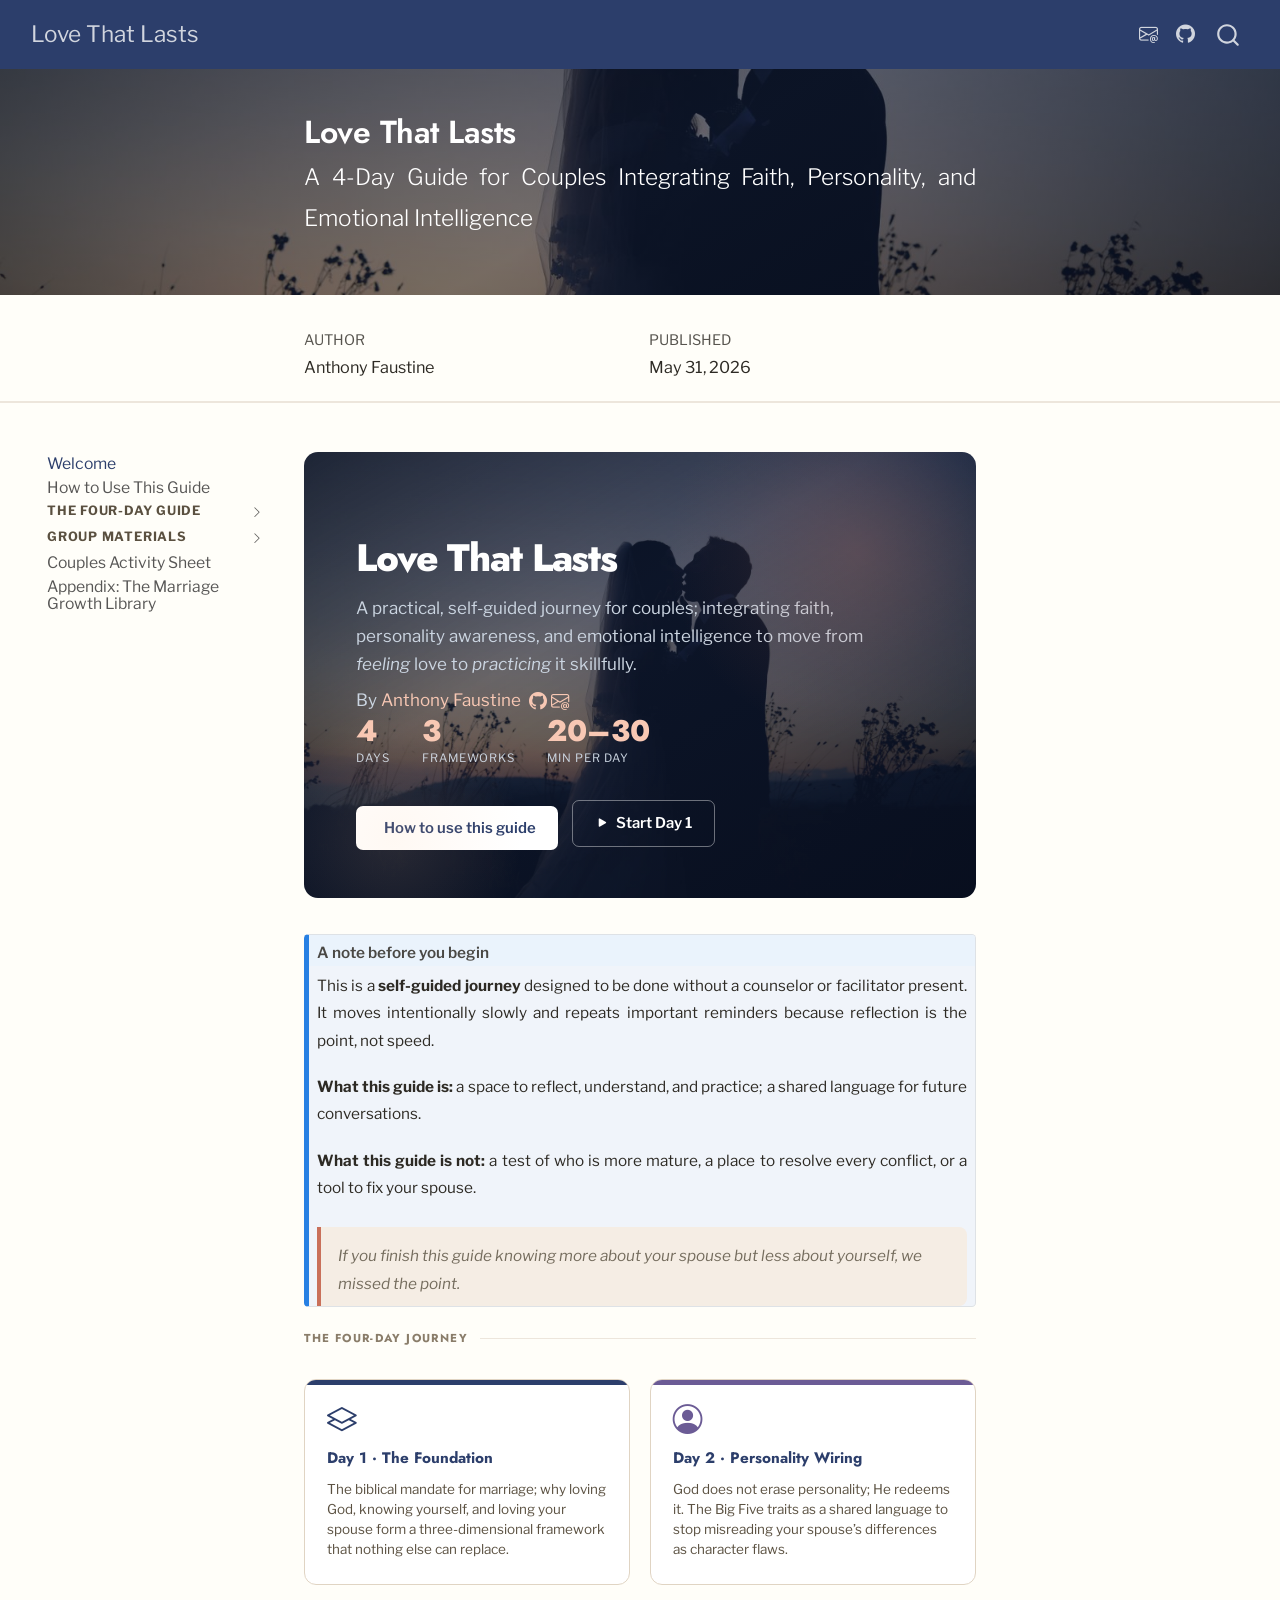
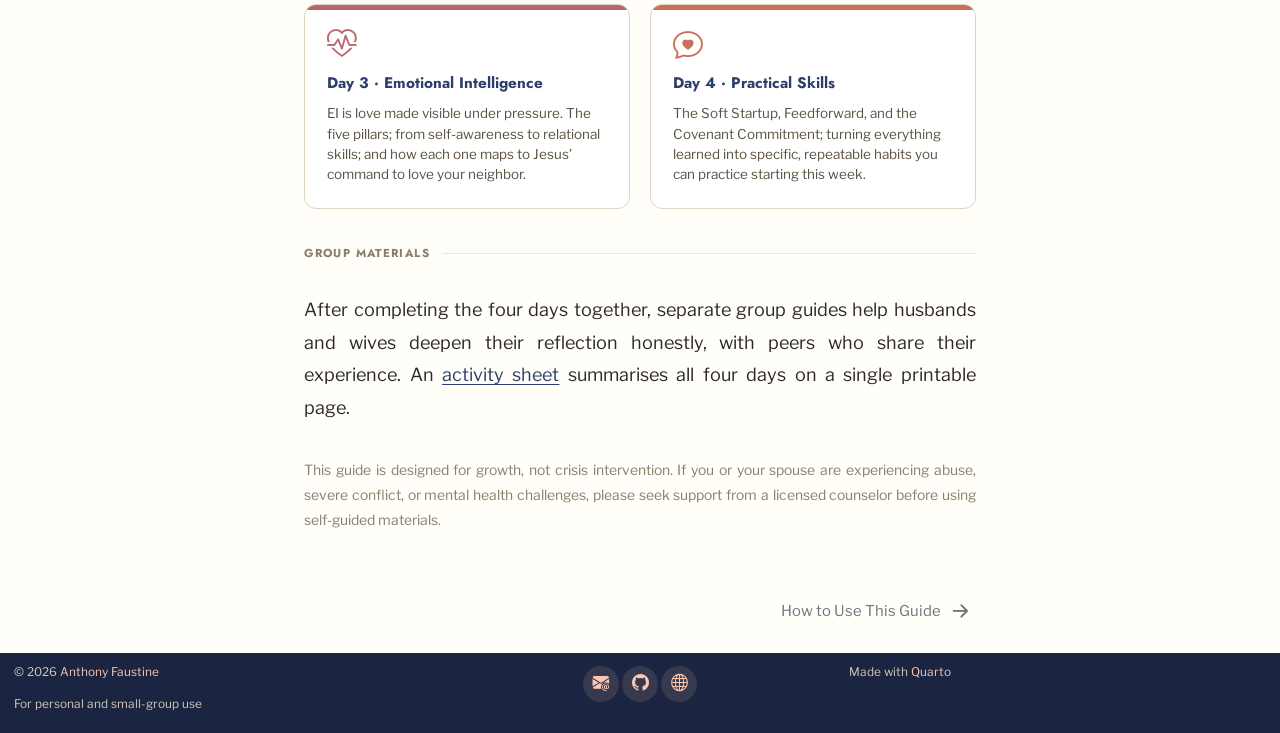
<file: index.html>
<!DOCTYPE html>
<html xmlns="http://www.w3.org/1999/xhtml" lang="en" xml:lang="en"><head>

<meta charset="utf-8">
<meta name="generator" content="quarto-1.9.38">

<meta name="viewport" content="width=device-width, initial-scale=1.0, user-scalable=yes">

<meta name="author" content="Anthony Faustine">
<meta name="dcterms.date" content="2026-05-31">

<title>Love That Lasts</title>
<style>
/* Default styles provided by pandoc.
** See https://pandoc.org/MANUAL.html#variables-for-html for config info.
*/
code{white-space: pre-wrap;}
span.smallcaps{font-variant: small-caps;}
div.columns{display: flex; gap: min(4vw, 1.5em);}
div.column{flex: auto; overflow-x: auto;}
div.hanging-indent{margin-left: 1.5em; text-indent: -1.5em;}
ul.task-list{list-style: none;}
ul.task-list li input[type="checkbox"] {
  width: 0.8em;
  margin: 0 0.8em 0.2em -1em; /* quarto-specific, see https://github.com/quarto-dev/quarto-cli/issues/4556 */ 
  vertical-align: middle;
}
</style>


<script src="site_libs/quarto-nav/quarto-nav.js"></script>
<script src="site_libs/quarto-nav/headroom.min.js"></script>
<script src="site_libs/clipboard/clipboard.min.js"></script>
<script src="site_libs/quarto-search/autocomplete.umd.js"></script>
<script src="site_libs/quarto-search/fuse.min.js"></script>
<script src="site_libs/quarto-search/quarto-search.js"></script>
<meta name="quarto:offset" content="./">
<link href="./how-to-use.html" rel="next">
<script src="site_libs/quarto-html/quarto.js" type="module"></script>
<script src="site_libs/quarto-html/tabsets/tabsets.js" type="module"></script>
<script src="site_libs/quarto-html/popper.min.js"></script>
<script src="site_libs/quarto-html/tippy.umd.min.js"></script>
<script src="site_libs/quarto-html/anchor.min.js"></script>
<link href="site_libs/quarto-html/tippy.css" rel="stylesheet">
<link href="site_libs/quarto-html/quarto-syntax-highlighting-de63f62b328812d8e578a4d74e282472.css" rel="stylesheet" id="quarto-text-highlighting-styles">
<script src="site_libs/bootstrap/bootstrap.min.js"></script>
<link href="site_libs/bootstrap/bootstrap-icons.css" rel="stylesheet">
<link href="site_libs/bootstrap/bootstrap-31922fe49dbeeecc6615f260bb911b91.min.css" rel="stylesheet" append-hash="true" id="quarto-bootstrap" data-mode="light">
<script id="quarto-search-options" type="application/json">{
  "location": "navbar",
  "copy-button": false,
  "collapse-after": 3,
  "panel-placement": "end",
  "type": "overlay",
  "limit": 50,
  "keyboard-shortcut": [
    "f",
    "/",
    "s"
  ],
  "show-item-context": false,
  "language": {
    "search-no-results-text": "No results",
    "search-matching-documents-text": "matching documents",
    "search-copy-link-title": "Copy link to search",
    "search-hide-matches-text": "Hide additional matches",
    "search-more-match-text": "more match in this document",
    "search-more-matches-text": "more matches in this document",
    "search-clear-button-title": "Clear",
    "search-text-placeholder": "",
    "search-detached-cancel-button-title": "Cancel",
    "search-submit-button-title": "Submit",
    "search-label": "Search"
  }
}</script>
<style>html{ scroll-behavior: smooth; }</style>
<style>

      .quarto-title-block .quarto-title-banner h1,
      .quarto-title-block .quarto-title-banner h2,
      .quarto-title-block .quarto-title-banner h3,
      .quarto-title-block .quarto-title-banner h4,
      .quarto-title-block .quarto-title-banner h5,
      .quarto-title-block .quarto-title-banner h6
      {
        color: white;
      }

      .quarto-title-block .quarto-title-banner {
        color: white;
      }
</style>


</head>

<body class="nav-sidebar floating nav-fixed quarto-light">

<div id="quarto-search-results"></div>
  <header id="quarto-header" class="headroom fixed-top quarto-banner">
    <nav class="navbar navbar-expand-lg " data-bs-theme="dark">
      <div class="navbar-container container-fluid">
      <div class="navbar-brand-container mx-auto">
    <a class="navbar-brand" href="./index.html">
    <span class="navbar-title">Love That Lasts</span>
    </a>
  </div>
            <div id="quarto-search" class="" title="Search"></div>
          <button class="navbar-toggler" type="button" data-bs-toggle="collapse" data-bs-target="#navbarCollapse" aria-controls="navbarCollapse" role="menu" aria-expanded="false" aria-label="Toggle navigation" onclick="if (window.quartoToggleHeadroom) { window.quartoToggleHeadroom(); }">
  <span class="navbar-toggler-icon"></span>
</button>
          <div class="collapse navbar-collapse" id="navbarCollapse">
            <ul class="navbar-nav navbar-nav-scroll ms-auto">
  <li class="nav-item compact">
    <a class="nav-link" href="mailto:sambaiga@gmail.com"> <i class="bi bi-envelope-at" role="img" aria-label="Email Anthony Faustine">
</i> 
<span class="menu-text"></span></a>
  </li>  
  <li class="nav-item compact">
    <a class="nav-link" href="https://github.com/sambaiga"> <i class="bi bi-github" role="img" aria-label="GitHub">
</i> 
<span class="menu-text"></span></a>
  </li>  
</ul>
          </div> <!-- /navcollapse -->
            <div class="quarto-navbar-tools">
</div>
      </div> <!-- /container-fluid -->
    </nav>
  <nav class="quarto-secondary-nav">
    <div class="container-fluid d-flex">
      <button type="button" class="quarto-btn-toggle btn" data-bs-toggle="collapse" role="button" data-bs-target=".quarto-sidebar-collapse-item" aria-controls="quarto-sidebar" aria-expanded="false" aria-label="Toggle sidebar navigation" onclick="if (window.quartoToggleHeadroom) { window.quartoToggleHeadroom(); }">
        <i class="bi bi-layout-text-sidebar-reverse"></i>
      </button>
        <a class="flex-grow-1 no-decor" role="navigation" data-bs-toggle="collapse" data-bs-target=".quarto-sidebar-collapse-item" aria-controls="quarto-sidebar" aria-expanded="false" aria-label="Toggle sidebar navigation" onclick="if (window.quartoToggleHeadroom) { window.quartoToggleHeadroom(); }">      
          <h1 class="quarto-secondary-nav-title">Love That Lasts</h1>
        </a>     
    </div>
  </nav>
</header>
<!-- content -->
<header id="title-block-header" class="quarto-title-block default page-columns page-full">
  <div class="quarto-title-banner page-columns page-full">
    <div class="quarto-title column-body">
      <h1 class="title d-none d-lg-block">Love That Lasts</h1>
            <p class="subtitle lead">A 4-Day Guide for Couples Integrating Faith, Personality, and Emotional Intelligence</p>
                      </div>
  </div>
    
  
  <div class="quarto-title-meta">

      <div>
      <div class="quarto-title-meta-heading">Author</div>
      <div class="quarto-title-meta-contents">
               <p>Anthony Faustine </p>
            </div>
    </div>
      
      <div>
      <div class="quarto-title-meta-heading">Published</div>
      <div class="quarto-title-meta-contents">
        <p class="date">May 31, 2026</p>
      </div>
    </div>
    
      
    </div>
    
  
  </header><div id="quarto-content" class="quarto-container page-columns page-rows-contents page-layout-article page-navbar">
<!-- sidebar -->
  <nav id="quarto-sidebar" class="sidebar collapse collapse-horizontal quarto-sidebar-collapse-item sidebar-navigation floating overflow-auto">
    <div class="sidebar-menu-container"> 
    <ul class="list-unstyled mt-1">
        <li class="sidebar-item">
  <div class="sidebar-item-container"> 
  <a href="./index.html" class="sidebar-item-text sidebar-link active"><span class="chapter-title">Welcome</span></a>
  </div>
</li>
        <li class="sidebar-item">
  <div class="sidebar-item-container"> 
  <a href="./how-to-use.html" class="sidebar-item-text sidebar-link"><span class="chapter-title">How to Use This Guide</span></a>
  </div>
</li>
        <li class="sidebar-item sidebar-item-section">
      <div class="sidebar-item-container"> 
            <a class="sidebar-item-text sidebar-link text-start collapsed" data-bs-toggle="collapse" data-bs-target="#quarto-sidebar-section-1" role="navigation" aria-expanded="false">
 <span class="menu-text">The Four-Day Guide</span></a>
          <a class="sidebar-item-toggle text-start collapsed" data-bs-toggle="collapse" data-bs-target="#quarto-sidebar-section-1" role="navigation" aria-expanded="false" aria-label="Toggle section">
            <i class="bi bi-chevron-right ms-2"></i>
          </a> 
      </div>
      <ul id="quarto-sidebar-section-1" class="collapse list-unstyled sidebar-section depth1 ">  
          <li class="sidebar-item">
  <div class="sidebar-item-container"> 
  <a href="./day-01.html" class="sidebar-item-text sidebar-link"><span class="chapter-title">Day 1: The Foundation</span></a>
  </div>
</li>
          <li class="sidebar-item">
  <div class="sidebar-item-container"> 
  <a href="./day-02.html" class="sidebar-item-text sidebar-link"><span class="chapter-title">Day 2: Understanding Your Personality Wiring</span></a>
  </div>
</li>
          <li class="sidebar-item">
  <div class="sidebar-item-container"> 
  <a href="./day-03.html" class="sidebar-item-text sidebar-link"><span class="chapter-title">Day 3: Building Emotional Intelligence</span></a>
  </div>
</li>
          <li class="sidebar-item">
  <div class="sidebar-item-container"> 
  <a href="./day-04.html" class="sidebar-item-text sidebar-link"><span class="chapter-title">Day 4: Practical Skills &amp; Integration</span></a>
  </div>
</li>
      </ul>
  </li>
        <li class="sidebar-item sidebar-item-section">
      <div class="sidebar-item-container"> 
            <a class="sidebar-item-text sidebar-link text-start collapsed" data-bs-toggle="collapse" data-bs-target="#quarto-sidebar-section-2" role="navigation" aria-expanded="false">
 <span class="menu-text">Group Materials</span></a>
          <a class="sidebar-item-toggle text-start collapsed" data-bs-toggle="collapse" data-bs-target="#quarto-sidebar-section-2" role="navigation" aria-expanded="false" aria-label="Toggle section">
            <i class="bi bi-chevron-right ms-2"></i>
          </a> 
      </div>
      <ul id="quarto-sidebar-section-2" class="collapse list-unstyled sidebar-section depth1 ">  
          <li class="sidebar-item">
  <div class="sidebar-item-container"> 
  <a href="./group-husbands.html" class="sidebar-item-text sidebar-link"><span class="chapter-title">Husbands’ Group Reflection</span></a>
  </div>
</li>
          <li class="sidebar-item">
  <div class="sidebar-item-container"> 
  <a href="./group-wives.html" class="sidebar-item-text sidebar-link"><span class="chapter-title">Wives’ Group Reflection</span></a>
  </div>
</li>
      </ul>
  </li>
        <li class="sidebar-item">
  <div class="sidebar-item-container"> 
  <a href="./activity-sheet.html" class="sidebar-item-text sidebar-link"><span class="chapter-title">Couples Activity Sheet</span></a>
  </div>
</li>
        <li class="sidebar-item">
  <div class="sidebar-item-container"> 
  <a href="./appendix.html" class="sidebar-item-text sidebar-link"><span class="chapter-title">Appendix: The Marriage Growth Library</span></a>
  </div>
</li>
    </ul>
    </div>
</nav>
<div id="quarto-sidebar-glass" class="quarto-sidebar-collapse-item" data-bs-toggle="collapse" data-bs-target=".quarto-sidebar-collapse-item"></div>
<!-- margin-sidebar -->
    <div id="quarto-margin-sidebar" class="sidebar margin-sidebar zindex-bottom">
        
    </div>
<!-- main -->
<main class="content quarto-banner-title-block" id="quarto-document-content">





<div class="cover-hero">
<h1>
Love That Lasts
</h1>
<p>
A practical, self-guided journey for couples; integrating faith, personality awareness, and emotional intelligence to move from <em>feeling</em> love to <em>practicing</em> it skillfully.
</p>
<p class="cover-author">
By <a href="https://sambaiga.github.io/">Anthony Faustine</a>&nbsp;&nbsp;<a href="https://github.com/sambaiga" title="GitHub"><i class="bi bi-github"></i></a>&nbsp;<a href="mailto:sambaiga@gmail.com" title="Email"><i class="bi bi-envelope-at"></i></a>
</p>
<div class="cover-stat-row">
<div class="cover-stat">
<p><span class="stat-value">4</span> <span class="stat-label">Days</span></p>
</div>
<div class="cover-stat">
<p><span class="stat-value">3</span> <span class="stat-label">Frameworks</span></p>
</div>
<div class="cover-stat">
<p><span class="stat-value">20–30</span> <span class="stat-label">Min per day</span></p>
</div>
</div>
<p><a href="how-to-use.html" class="btn-cover btn-primary-cover"><i class="bi bi-book-open"></i> How to use this guide</a> <a href="day-01.html" class="btn-cover btn-secondary-cover"><i class="bi bi-play-fill"></i> Start Day 1</a></p>
</div>
<div class="callout callout-style-default callout-note no-icon callout-titled">
<div class="callout-header d-flex align-content-center">
<div class="callout-icon-container">
<i class="callout-icon no-icon"></i>
</div>
<div class="callout-title-container flex-fill">
<span class="screen-reader-only">Note</span>A note before you begin
</div>
</div>
<div class="callout-body-container callout-body">
<p>This is a <strong>self-guided journey</strong> designed to be done without a counselor or facilitator present. It moves intentionally slowly and repeats important reminders because reflection is the point, not speed.</p>
<p><strong>What this guide is:</strong> a space to reflect, understand, and practice; a shared language for future conversations.</p>
<p><strong>What this guide is not:</strong> a test of who is more mature, a place to resolve every conflict, or a tool to fix your spouse.</p>
<blockquote class="blockquote">
<p><em>If you finish this guide knowing more about your spouse but less about yourself, we missed the point.</em></p>
</blockquote>
</div>
</div>
<p class="section-label">
The four-day journey
</p>
<div class="day-grid">
<div class="day-card" onclick="location.href='day-01.html'">
<div class="day-stripe day-1">

</div>
<div class="day-inner">
<i class="bi bi-layers day-icon day-icon-1"></i> <span class="day-eyebrow">Day 1 · The Foundation</span>
<p class="day-desc">
The biblical mandate for marriage; why loving God, knowing yourself, and loving your spouse form a three-dimensional framework that nothing else can replace.
</p>
</div>
</div>
<div class="day-card" onclick="location.href='day-02.html'">
<div class="day-stripe day-2">

</div>
<div class="day-inner">
<i class="bi bi-person-circle day-icon day-icon-2"></i> <span class="day-eyebrow">Day 2 · Personality Wiring</span>
<p class="day-desc">
God does not erase personality; He redeems it. The Big Five traits as a shared language to stop misreading your spouse’s differences as character flaws.
</p>
</div>
</div>
<div class="day-card" onclick="location.href='day-03.html'">
<div class="day-stripe day-3">

</div>
<div class="day-inner">
<i class="bi bi-heart-pulse day-icon day-icon-3"></i> <span class="day-eyebrow">Day 3 · Emotional Intelligence</span>
<p class="day-desc">
EI is love made visible under pressure. The five pillars; from self-awareness to relational skills; and how each one maps to Jesus’ command to love your neighbor.
</p>
</div>
</div>
<div class="day-card" onclick="location.href='day-04.html'">
<div class="day-stripe day-4">

</div>
<div class="day-inner">
<i class="bi bi-chat-heart day-icon day-icon-4"></i> <span class="day-eyebrow">Day 4 · Practical Skills</span>
<p class="day-desc">
The Soft Startup, Feedforward, and the Covenant Commitment; turning everything learned into specific, repeatable habits you can practice starting this week.
</p>
</div>
</div>
</div>
<p class="section-label">
Group materials
</p>
<p>After completing the four days together, separate group guides help husbands and wives deepen their reflection honestly, with peers who share their experience. An <a href="activity-sheet.html">activity sheet</a> summarises all four days on a single printable page.</p>
<p style="margin-top:2rem;color:#8A7D6A;font-size:0.82rem;">
This guide is designed for growth, not crisis intervention. If you or your spouse are experiencing abuse, severe conflict, or mental health challenges, please seek support from a licensed counselor before using self-guided materials.
</p>



</main> <!-- /main -->
<script id="quarto-html-after-body" type="application/javascript">
  window.document.addEventListener("DOMContentLoaded", function (event) {
    const icon = "";
    const anchorJS = new window.AnchorJS();
    anchorJS.options = {
      placement: 'right',
      icon: icon
    };
    anchorJS.add('.anchored');
    const isCodeAnnotation = (el) => {
      for (const clz of el.classList) {
        if (clz.startsWith('code-annotation-')) {                     
          return true;
        }
      }
      return false;
    }
    const onCopySuccess = function(e) {
      // button target
      const button = e.trigger;
      // don't keep focus
      button.blur();
      // flash "checked"
      button.classList.add('code-copy-button-checked');
      var currentTitle = button.getAttribute("title");
      button.setAttribute("title", "Copied!");
      let tooltip;
      if (window.bootstrap) {
        button.setAttribute("data-bs-toggle", "tooltip");
        button.setAttribute("data-bs-placement", "left");
        button.setAttribute("data-bs-title", "Copied!");
        tooltip = new bootstrap.Tooltip(button, 
          { trigger: "manual", 
            customClass: "code-copy-button-tooltip",
            offset: [0, -8]});
        tooltip.show();    
      }
      setTimeout(function() {
        if (tooltip) {
          tooltip.hide();
          button.removeAttribute("data-bs-title");
          button.removeAttribute("data-bs-toggle");
          button.removeAttribute("data-bs-placement");
        }
        button.setAttribute("title", currentTitle);
        button.classList.remove('code-copy-button-checked');
      }, 1000);
      // clear code selection
      e.clearSelection();
    }
    const getTextToCopy = function(trigger) {
      const outerScaffold = trigger.parentElement.cloneNode(true);
      const codeEl = outerScaffold.querySelector('code');
      for (const childEl of codeEl.children) {
        if (isCodeAnnotation(childEl)) {
          childEl.remove();
        }
      }
      return codeEl.innerText;
    }
    const clipboard = new window.ClipboardJS('.code-copy-button:not([data-in-quarto-modal])', {
      text: getTextToCopy
    });
    clipboard.on('success', onCopySuccess);
    if (window.document.getElementById('quarto-embedded-source-code-modal')) {
      const clipboardModal = new window.ClipboardJS('.code-copy-button[data-in-quarto-modal]', {
        text: getTextToCopy,
        container: window.document.getElementById('quarto-embedded-source-code-modal')
      });
      clipboardModal.on('success', onCopySuccess);
    }
      var localhostRegex = new RegExp(/^(?:http|https):\/\/localhost\:?[0-9]*\//);
      var mailtoRegex = new RegExp(/^mailto:/);
        var filterRegex = new RegExp("https:\/\/sambaiga\.github\.io\/love-that-lasts\/");
      var isInternal = (href) => {
          return filterRegex.test(href) || localhostRegex.test(href) || mailtoRegex.test(href);
      }
      // Inspect non-navigation links and adorn them if external
     var links = window.document.querySelectorAll('a[href]:not(.nav-link):not(.navbar-brand):not(.toc-action):not(.sidebar-link):not(.sidebar-item-toggle):not(.pagination-link):not(.no-external):not([aria-hidden]):not(.dropdown-item):not(.quarto-navigation-tool):not(.about-link)');
      for (var i=0; i<links.length; i++) {
        const link = links[i];
        if (!isInternal(link.href)) {
          // undo the damage that might have been done by quarto-nav.js in the case of
          // links that we want to consider external
          if (link.dataset.originalHref !== undefined) {
            link.href = link.dataset.originalHref;
          }
        }
      }
    function tippyHover(el, contentFn, onTriggerFn, onUntriggerFn) {
      const config = {
        allowHTML: true,
        maxWidth: 500,
        delay: 100,
        arrow: false,
        appendTo: function(el) {
            return el.parentElement;
        },
        interactive: true,
        interactiveBorder: 10,
        theme: 'quarto',
        placement: 'bottom-start',
      };
      if (contentFn) {
        config.content = contentFn;
      }
      if (onTriggerFn) {
        config.onTrigger = onTriggerFn;
      }
      if (onUntriggerFn) {
        config.onUntrigger = onUntriggerFn;
      }
      window.tippy(el, config); 
    }
    const noterefs = window.document.querySelectorAll('a[role="doc-noteref"]');
    for (var i=0; i<noterefs.length; i++) {
      const ref = noterefs[i];
      tippyHover(ref, function() {
        // use id or data attribute instead here
        let href = ref.getAttribute('data-footnote-href') || ref.getAttribute('href');
        try { href = new URL(href).hash; } catch {}
        const id = href.replace(/^#\/?/, "");
        const note = window.document.getElementById(id);
        if (note) {
          return note.innerHTML;
        } else {
          return "";
        }
      });
    }
    const xrefs = window.document.querySelectorAll('a.quarto-xref');
    const processXRef = (id, note) => {
      // Strip column container classes
      const stripColumnClz = (el) => {
        el.classList.remove("page-full", "page-columns");
        if (el.children) {
          for (const child of el.children) {
            stripColumnClz(child);
          }
        }
      }
      stripColumnClz(note)
      if (id === null || id.startsWith('sec-')) {
        // Special case sections, only their first couple elements
        const container = document.createElement("div");
        if (note.children && note.children.length > 2) {
          container.appendChild(note.children[0].cloneNode(true));
          for (let i = 1; i < note.children.length; i++) {
            const child = note.children[i];
            if (child.tagName === "P" && child.innerText === "") {
              continue;
            } else {
              container.appendChild(child.cloneNode(true));
              break;
            }
          }
          if (window.Quarto?.typesetMath) {
            window.Quarto.typesetMath(container);
          }
          return container.innerHTML
        } else {
          if (window.Quarto?.typesetMath) {
            window.Quarto.typesetMath(note);
          }
          return note.innerHTML;
        }
      } else {
        // Remove any anchor links if they are present
        const anchorLink = note.querySelector('a.anchorjs-link');
        if (anchorLink) {
          anchorLink.remove();
        }
        if (window.Quarto?.typesetMath) {
          window.Quarto.typesetMath(note);
        }
        if (note.classList.contains("callout")) {
          return note.outerHTML;
        } else {
          return note.innerHTML;
        }
      }
    }
    for (var i=0; i<xrefs.length; i++) {
      const xref = xrefs[i];
      tippyHover(xref, undefined, function(instance) {
        instance.disable();
        let url = xref.getAttribute('href');
        let hash = undefined; 
        if (url.startsWith('#')) {
          hash = url;
        } else {
          try { hash = new URL(url).hash; } catch {}
        }
        if (hash) {
          const id = hash.replace(/^#\/?/, "");
          const note = window.document.getElementById(id);
          if (note !== null) {
            try {
              const html = processXRef(id, note.cloneNode(true));
              instance.setContent(html);
            } finally {
              instance.enable();
              instance.show();
            }
          } else {
            // See if we can fetch this
            fetch(url.split('#')[0])
            .then(res => res.text())
            .then(html => {
              const parser = new DOMParser();
              const htmlDoc = parser.parseFromString(html, "text/html");
              const note = htmlDoc.getElementById(id);
              if (note !== null) {
                const html = processXRef(id, note);
                instance.setContent(html);
              } 
            }).finally(() => {
              instance.enable();
              instance.show();
            });
          }
        } else {
          // See if we can fetch a full url (with no hash to target)
          // This is a special case and we should probably do some content thinning / targeting
          fetch(url)
          .then(res => res.text())
          .then(html => {
            const parser = new DOMParser();
            const htmlDoc = parser.parseFromString(html, "text/html");
            const note = htmlDoc.querySelector('main.content');
            if (note !== null) {
              // This should only happen for chapter cross references
              // (since there is no id in the URL)
              // remove the first header
              if (note.children.length > 0 && note.children[0].tagName === "HEADER") {
                note.children[0].remove();
              }
              const html = processXRef(null, note);
              instance.setContent(html);
            } 
          }).finally(() => {
            instance.enable();
            instance.show();
          });
        }
      }, function(instance) {
      });
    }
        let selectedAnnoteEl;
        const selectorForAnnotation = ( cell, annotation) => {
          let cellAttr = 'data-code-cell="' + cell + '"';
          let lineAttr = 'data-code-annotation="' +  annotation + '"';
          const selector = 'span[' + cellAttr + '][' + lineAttr + ']';
          return selector;
        }
        const selectCodeLines = (annoteEl) => {
          const doc = window.document;
          const targetCell = annoteEl.getAttribute("data-target-cell");
          const targetAnnotation = annoteEl.getAttribute("data-target-annotation");
          const annoteSpan = window.document.querySelector(selectorForAnnotation(targetCell, targetAnnotation));
          const lines = annoteSpan.getAttribute("data-code-lines").split(",");
          const lineIds = lines.map((line) => {
            return targetCell + "-" + line;
          })
          let top = null;
          let height = null;
          let parent = null;
          if (lineIds.length > 0) {
              //compute the position of the single el (top and bottom and make a div)
              const el = window.document.getElementById(lineIds[0]);
              top = el.offsetTop;
              height = el.offsetHeight;
              parent = el.parentElement.parentElement;
            if (lineIds.length > 1) {
              const lastEl = window.document.getElementById(lineIds[lineIds.length - 1]);
              const bottom = lastEl.offsetTop + lastEl.offsetHeight;
              height = bottom - top;
            }
            if (top !== null && height !== null && parent !== null) {
              // cook up a div (if necessary) and position it 
              let div = window.document.getElementById("code-annotation-line-highlight");
              if (div === null) {
                div = window.document.createElement("div");
                div.setAttribute("id", "code-annotation-line-highlight");
                div.style.position = 'absolute';
                parent.appendChild(div);
              }
              div.style.top = top - 2 + "px";
              div.style.height = height + 4 + "px";
              div.style.left = 0;
              let gutterDiv = window.document.getElementById("code-annotation-line-highlight-gutter");
              if (gutterDiv === null) {
                gutterDiv = window.document.createElement("div");
                gutterDiv.setAttribute("id", "code-annotation-line-highlight-gutter");
                gutterDiv.style.position = 'absolute';
                const codeCell = window.document.getElementById(targetCell);
                const gutter = codeCell.querySelector('.code-annotation-gutter');
                gutter.appendChild(gutterDiv);
              }
              gutterDiv.style.top = top - 2 + "px";
              gutterDiv.style.height = height + 4 + "px";
            }
            selectedAnnoteEl = annoteEl;
          }
        };
        const unselectCodeLines = () => {
          const elementsIds = ["code-annotation-line-highlight", "code-annotation-line-highlight-gutter"];
          elementsIds.forEach((elId) => {
            const div = window.document.getElementById(elId);
            if (div) {
              div.remove();
            }
          });
          selectedAnnoteEl = undefined;
        };
          // Handle positioning of the toggle
      window.addEventListener(
        "resize",
        throttle(() => {
          elRect = undefined;
          if (selectedAnnoteEl) {
            selectCodeLines(selectedAnnoteEl);
          }
        }, 10)
      );
      function throttle(fn, ms) {
      let throttle = false;
      let timer;
        return (...args) => {
          if(!throttle) { // first call gets through
              fn.apply(this, args);
              throttle = true;
          } else { // all the others get throttled
              if(timer) clearTimeout(timer); // cancel #2
              timer = setTimeout(() => {
                fn.apply(this, args);
                timer = throttle = false;
              }, ms);
          }
        };
      }
        // Attach click handler to the DT
        const annoteDls = window.document.querySelectorAll('dt[data-target-cell]');
        for (const annoteDlNode of annoteDls) {
          annoteDlNode.addEventListener('click', (event) => {
            const clickedEl = event.target;
            if (clickedEl !== selectedAnnoteEl) {
              unselectCodeLines();
              const activeEl = window.document.querySelector('dt[data-target-cell].code-annotation-active');
              if (activeEl) {
                activeEl.classList.remove('code-annotation-active');
              }
              selectCodeLines(clickedEl);
              clickedEl.classList.add('code-annotation-active');
            } else {
              // Unselect the line
              unselectCodeLines();
              clickedEl.classList.remove('code-annotation-active');
            }
          });
        }
    const findCites = (el) => {
      const parentEl = el.parentElement;
      if (parentEl) {
        const cites = parentEl.dataset.cites;
        if (cites) {
          return {
            el,
            cites: cites.split(' ')
          };
        } else {
          return findCites(el.parentElement)
        }
      } else {
        return undefined;
      }
    };
    var bibliorefs = window.document.querySelectorAll('a[role="doc-biblioref"]');
    for (var i=0; i<bibliorefs.length; i++) {
      const ref = bibliorefs[i];
      const citeInfo = findCites(ref);
      if (citeInfo) {
        tippyHover(citeInfo.el, function() {
          var popup = window.document.createElement('div');
          citeInfo.cites.forEach(function(cite) {
            var citeDiv = window.document.createElement('div');
            citeDiv.classList.add('hanging-indent');
            citeDiv.classList.add('csl-entry');
            var biblioDiv = window.document.getElementById('ref-' + cite);
            if (biblioDiv) {
              citeDiv.innerHTML = biblioDiv.innerHTML;
            }
            popup.appendChild(citeDiv);
          });
          return popup.innerHTML;
        });
      }
    }
  });
  </script>
<nav class="page-navigation">
  <div class="nav-page nav-page-previous">
  </div>
  <div class="nav-page nav-page-next">
      <a href="./how-to-use.html" class="pagination-link" aria-label="How to Use This Guide">
        <span class="nav-page-text"><span class="chapter-title">How to Use This Guide</span></span> <i class="bi bi-arrow-right-short"></i>
      </a>
  </div>
</nav>
</div> <!-- /content -->
<footer class="footer">
  <div class="nav-footer">
    <div class="nav-footer-left">
<p><span class="faux-block">© 2026 <a href="https://sambaiga.github.io/">Anthony Faustine</a></span> <span class="faux-block">For personal and small-group use</span></p>
</div>   
    <div class="nav-footer-center">
<div class="footer-social">
<p><a href="mailto:sambaiga@gmail.com" title="Email"><i class="bi bi-envelope-at-fill"></i></a> <a href="https://github.com/sambaiga" title="GitHub"><i class="bi bi-github"></i></a> <a href="https://sambaiga.github.io" title="Website"><i class="bi bi-globe"></i></a></p>
</div>
</div>
    <div class="nav-footer-right">
<p><span class="faux-block">Made with <a href="https://quarto.org">Quarto</a></span></p>
</div>
  </div>
</footer>




<script src="site_libs/quarto-html/zenscroll-min.js"></script>
</body></html>
</file>
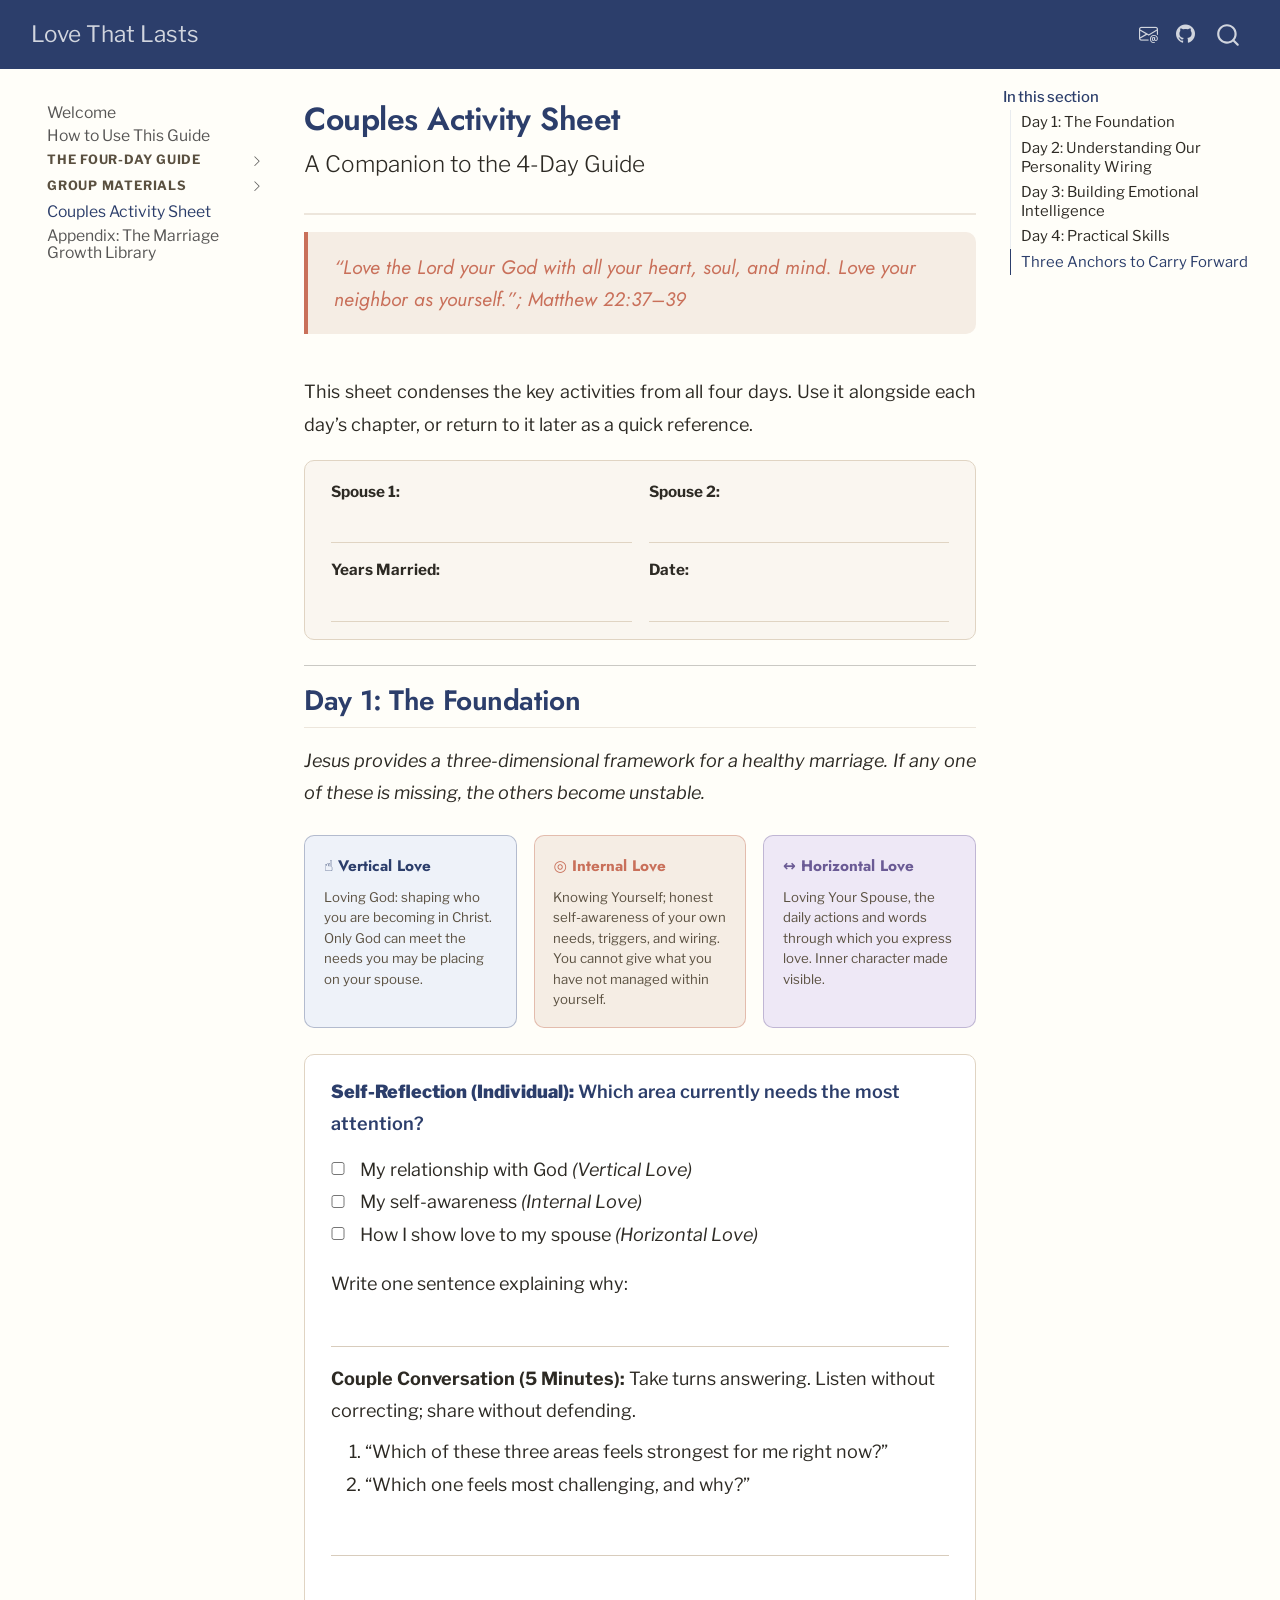
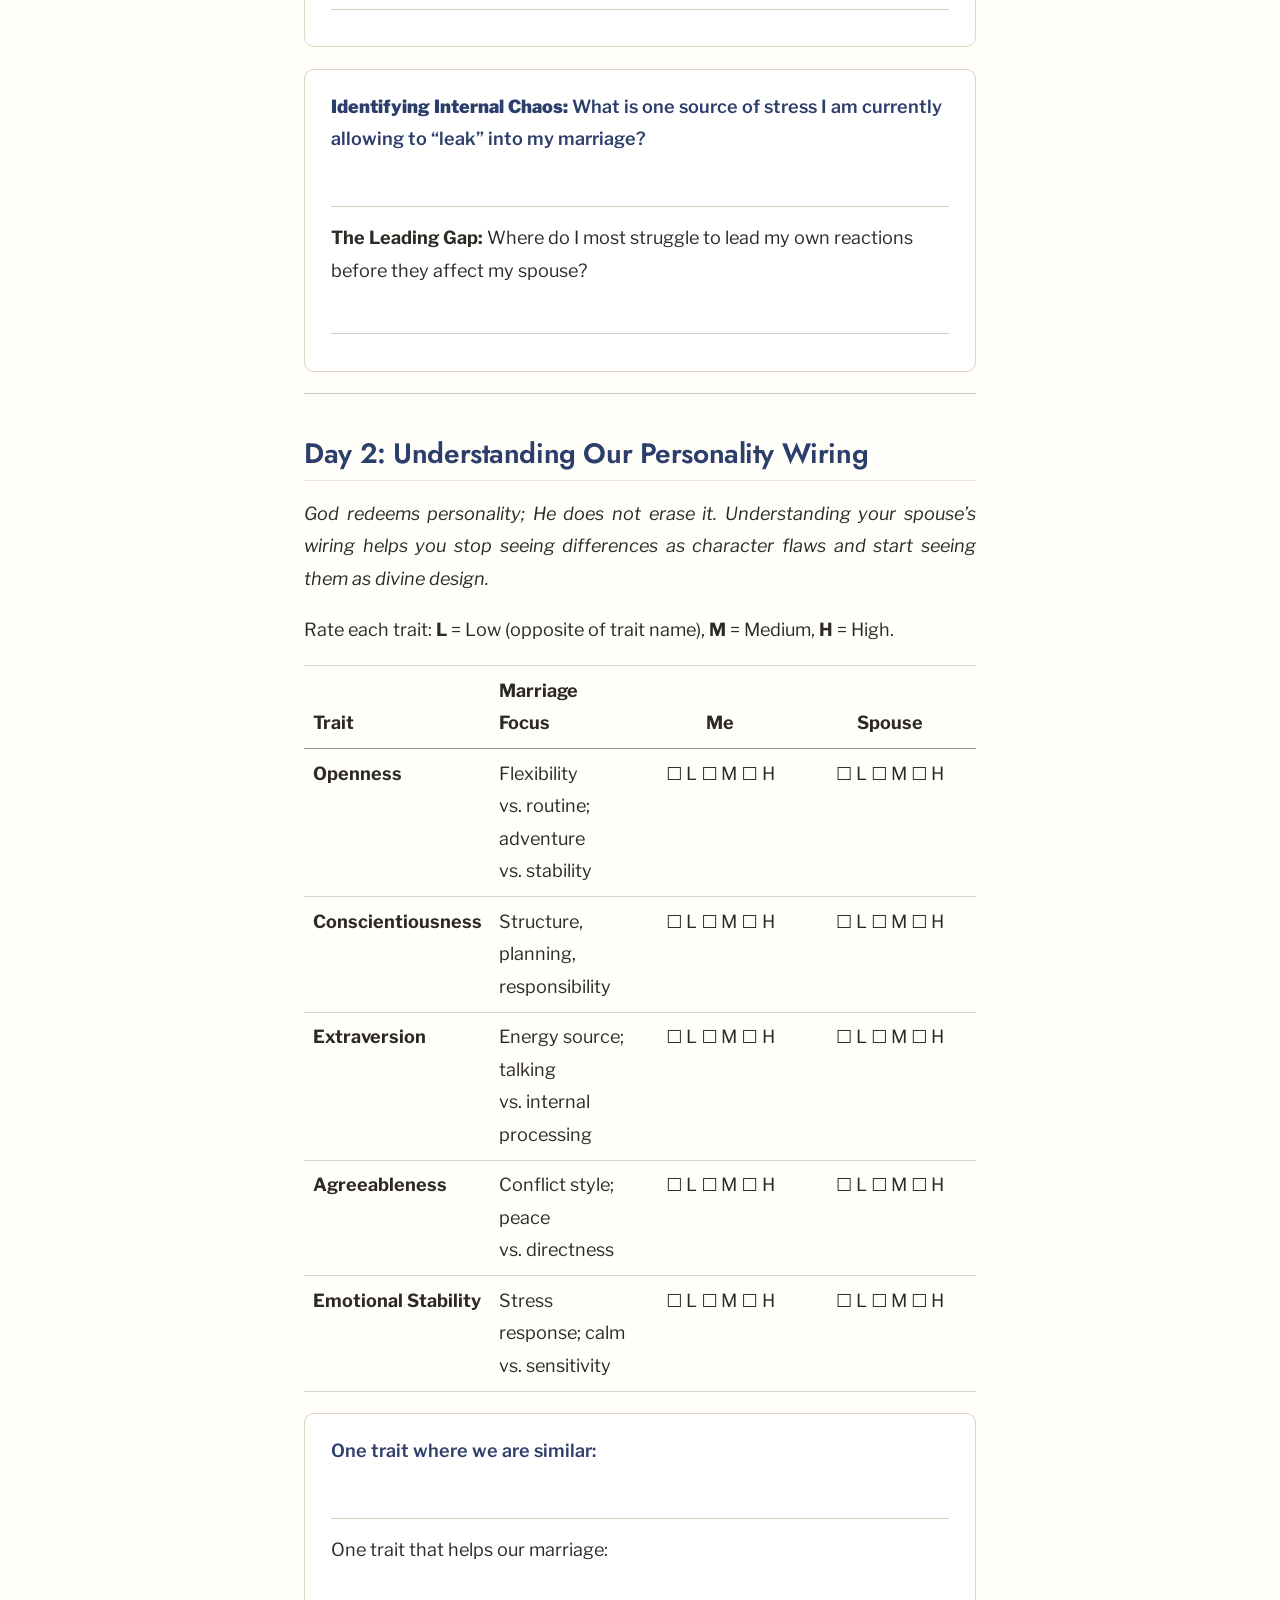
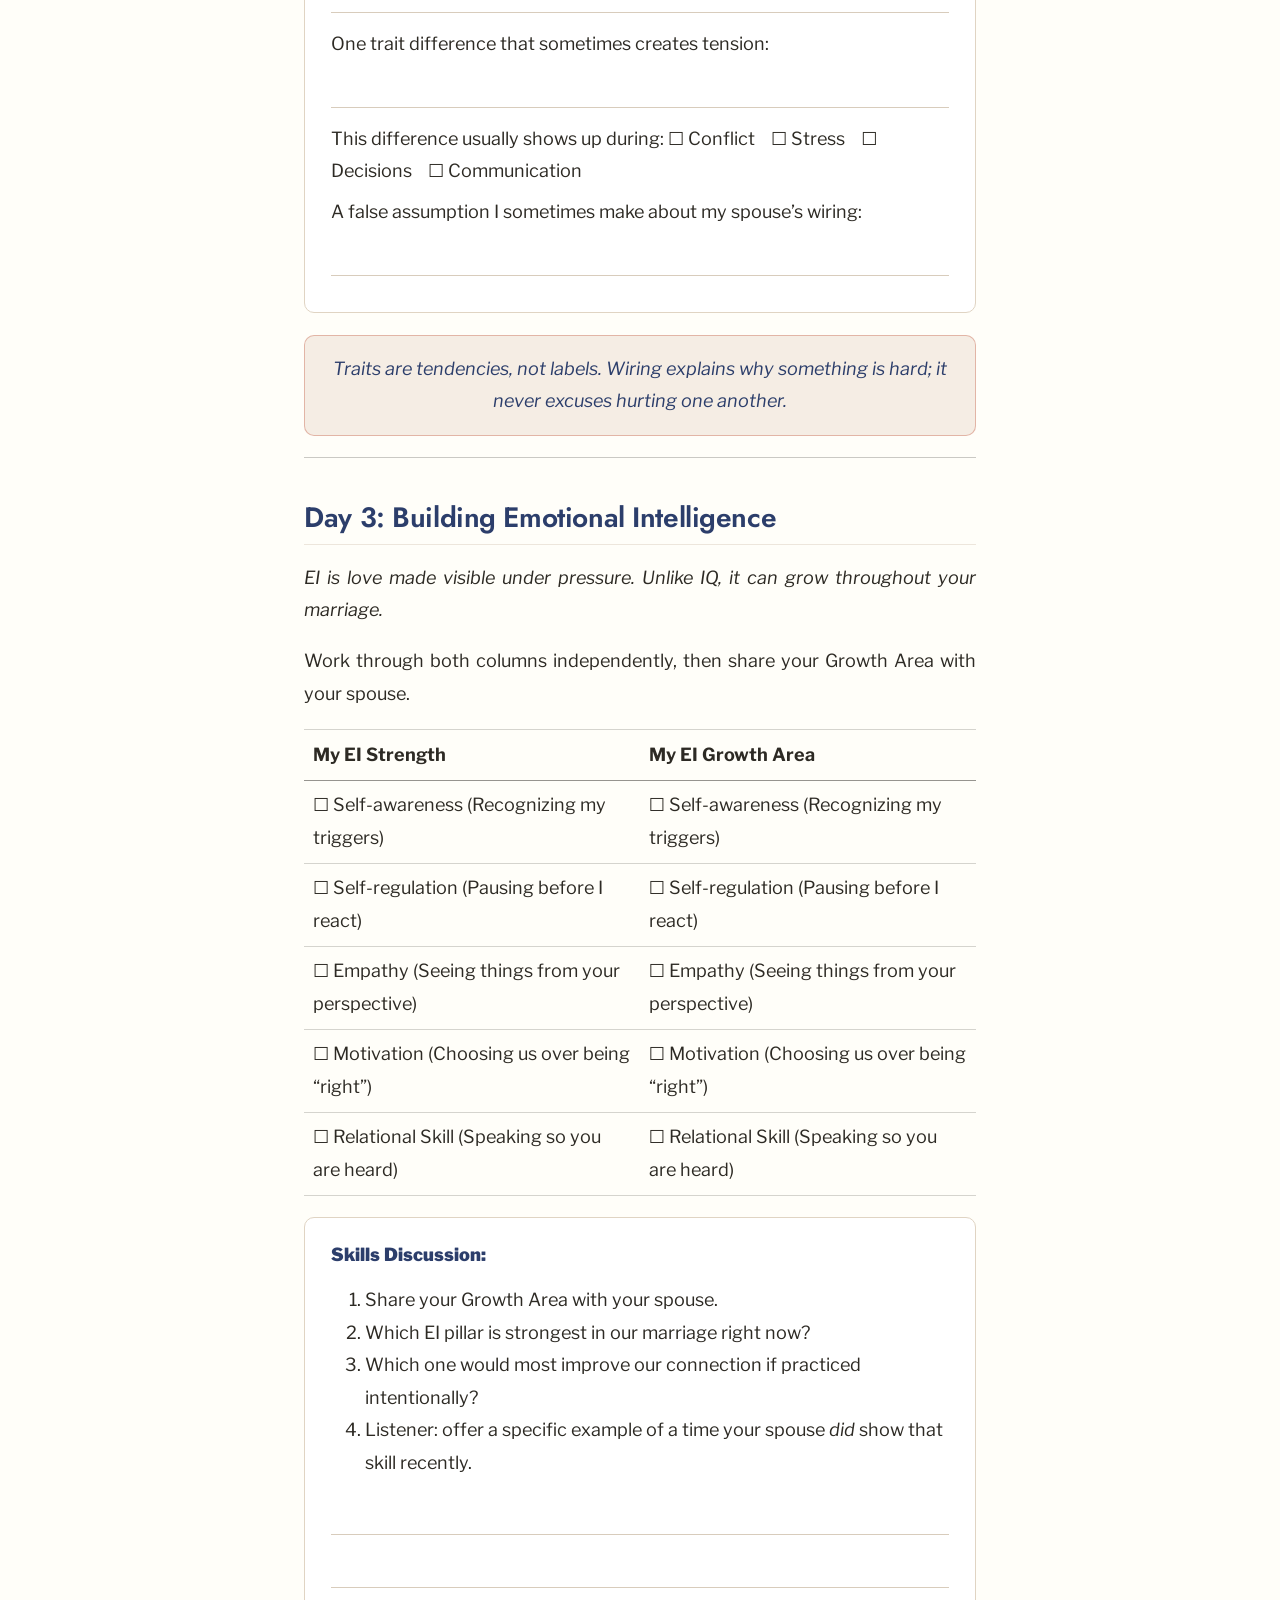
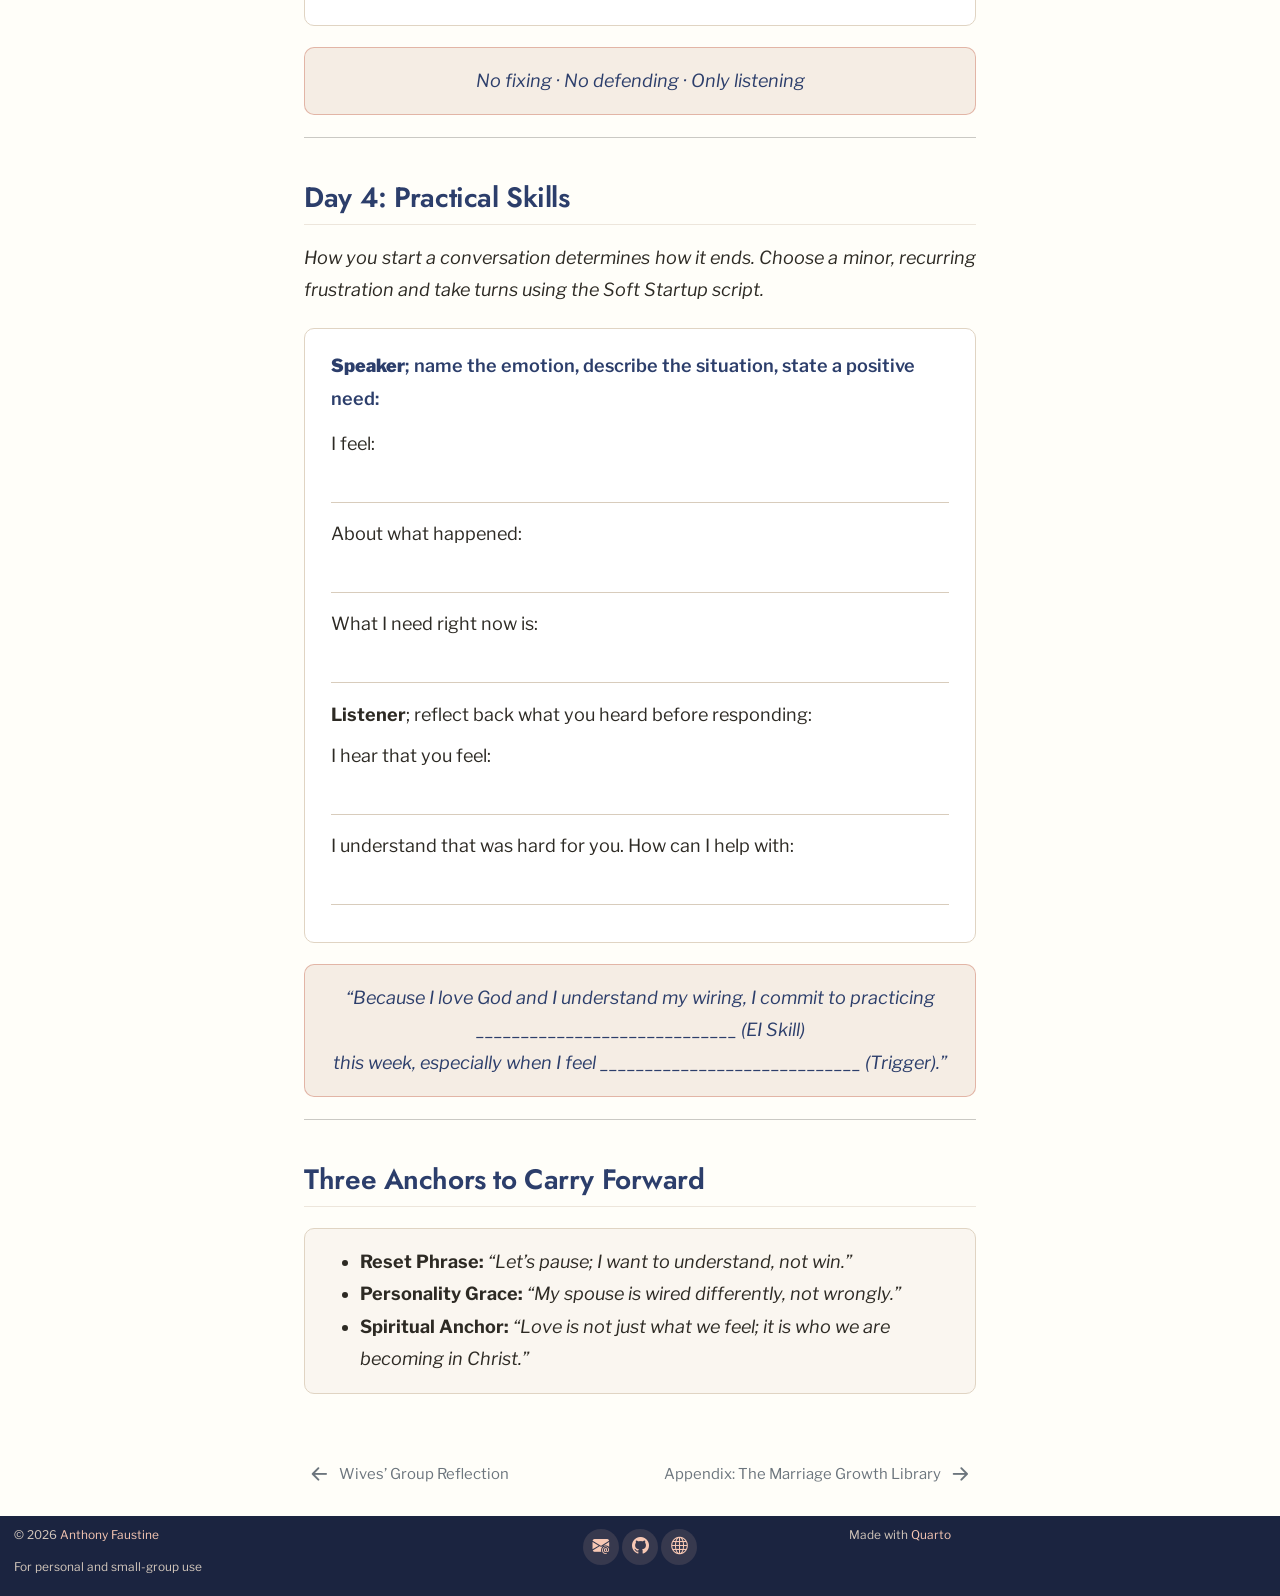
<file: activity-sheet.html>
<!DOCTYPE html>
<html xmlns="http://www.w3.org/1999/xhtml" lang="en" xml:lang="en"><head>

<meta charset="utf-8">
<meta name="generator" content="quarto-1.9.38">

<meta name="viewport" content="width=device-width, initial-scale=1.0, user-scalable=yes">


<title>Couples Activity Sheet – Love That Lasts</title>
<style>
/* Default styles provided by pandoc.
** See https://pandoc.org/MANUAL.html#variables-for-html for config info.
*/
code{white-space: pre-wrap;}
span.smallcaps{font-variant: small-caps;}
div.columns{display: flex; gap: min(4vw, 1.5em);}
div.column{flex: auto; overflow-x: auto;}
div.hanging-indent{margin-left: 1.5em; text-indent: -1.5em;}
ul.task-list{list-style: none;}
ul.task-list li input[type="checkbox"] {
  width: 0.8em;
  margin: 0 0.8em 0.2em -1em; /* quarto-specific, see https://github.com/quarto-dev/quarto-cli/issues/4556 */ 
  vertical-align: middle;
}
</style>


<script src="site_libs/quarto-nav/quarto-nav.js"></script>
<script src="site_libs/quarto-nav/headroom.min.js"></script>
<script src="site_libs/clipboard/clipboard.min.js"></script>
<script src="site_libs/quarto-search/autocomplete.umd.js"></script>
<script src="site_libs/quarto-search/fuse.min.js"></script>
<script src="site_libs/quarto-search/quarto-search.js"></script>
<meta name="quarto:offset" content="./">
<link href="./appendix.html" rel="next">
<link href="./group-wives.html" rel="prev">
<script src="site_libs/quarto-html/quarto.js" type="module"></script>
<script src="site_libs/quarto-html/tabsets/tabsets.js" type="module"></script>
<script src="site_libs/quarto-html/popper.min.js"></script>
<script src="site_libs/quarto-html/tippy.umd.min.js"></script>
<script src="site_libs/quarto-html/anchor.min.js"></script>
<link href="site_libs/quarto-html/tippy.css" rel="stylesheet">
<link href="site_libs/quarto-html/quarto-syntax-highlighting-de63f62b328812d8e578a4d74e282472.css" rel="stylesheet" id="quarto-text-highlighting-styles">
<script src="site_libs/bootstrap/bootstrap.min.js"></script>
<link href="site_libs/bootstrap/bootstrap-icons.css" rel="stylesheet">
<link href="site_libs/bootstrap/bootstrap-31922fe49dbeeecc6615f260bb911b91.min.css" rel="stylesheet" append-hash="true" id="quarto-bootstrap" data-mode="light">
<script id="quarto-search-options" type="application/json">{
  "location": "navbar",
  "copy-button": false,
  "collapse-after": 3,
  "panel-placement": "end",
  "type": "overlay",
  "limit": 50,
  "keyboard-shortcut": [
    "f",
    "/",
    "s"
  ],
  "show-item-context": false,
  "language": {
    "search-no-results-text": "No results",
    "search-matching-documents-text": "matching documents",
    "search-copy-link-title": "Copy link to search",
    "search-hide-matches-text": "Hide additional matches",
    "search-more-match-text": "more match in this document",
    "search-more-matches-text": "more matches in this document",
    "search-clear-button-title": "Clear",
    "search-text-placeholder": "",
    "search-detached-cancel-button-title": "Cancel",
    "search-submit-button-title": "Submit",
    "search-label": "Search"
  }
}</script>
<style>html{ scroll-behavior: smooth; }</style>


</head>

<body class="nav-sidebar floating nav-fixed quarto-light">

<div id="quarto-search-results"></div>
  <header id="quarto-header" class="headroom fixed-top">
    <nav class="navbar navbar-expand-lg " data-bs-theme="dark">
      <div class="navbar-container container-fluid">
      <div class="navbar-brand-container mx-auto">
    <a class="navbar-brand" href="./index.html">
    <span class="navbar-title">Love That Lasts</span>
    </a>
  </div>
            <div id="quarto-search" class="" title="Search"></div>
          <button class="navbar-toggler" type="button" data-bs-toggle="collapse" data-bs-target="#navbarCollapse" aria-controls="navbarCollapse" role="menu" aria-expanded="false" aria-label="Toggle navigation" onclick="if (window.quartoToggleHeadroom) { window.quartoToggleHeadroom(); }">
  <span class="navbar-toggler-icon"></span>
</button>
          <div class="collapse navbar-collapse" id="navbarCollapse">
            <ul class="navbar-nav navbar-nav-scroll ms-auto">
  <li class="nav-item compact">
    <a class="nav-link" href="mailto:sambaiga@gmail.com"> <i class="bi bi-envelope-at" role="img" aria-label="Email Anthony Faustine">
</i> 
<span class="menu-text"></span></a>
  </li>  
  <li class="nav-item compact">
    <a class="nav-link" href="https://github.com/sambaiga"> <i class="bi bi-github" role="img" aria-label="GitHub">
</i> 
<span class="menu-text"></span></a>
  </li>  
</ul>
          </div> <!-- /navcollapse -->
            <div class="quarto-navbar-tools">
</div>
      </div> <!-- /container-fluid -->
    </nav>
  <nav class="quarto-secondary-nav">
    <div class="container-fluid d-flex">
      <button type="button" class="quarto-btn-toggle btn" data-bs-toggle="collapse" role="button" data-bs-target=".quarto-sidebar-collapse-item" aria-controls="quarto-sidebar" aria-expanded="false" aria-label="Toggle sidebar navigation" onclick="if (window.quartoToggleHeadroom) { window.quartoToggleHeadroom(); }">
        <i class="bi bi-layout-text-sidebar-reverse"></i>
      </button>
        <a class="flex-grow-1 no-decor" role="navigation" data-bs-toggle="collapse" data-bs-target=".quarto-sidebar-collapse-item" aria-controls="quarto-sidebar" aria-expanded="false" aria-label="Toggle sidebar navigation" onclick="if (window.quartoToggleHeadroom) { window.quartoToggleHeadroom(); }">      
          <h1 class="quarto-secondary-nav-title"><span class="chapter-title">Couples Activity Sheet</span></h1>
        </a>     
    </div>
  </nav>
</header>
<!-- content -->
<div id="quarto-content" class="quarto-container page-columns page-rows-contents page-layout-article page-navbar">
<!-- sidebar -->
  <nav id="quarto-sidebar" class="sidebar collapse collapse-horizontal quarto-sidebar-collapse-item sidebar-navigation floating overflow-auto">
    <div class="sidebar-menu-container"> 
    <ul class="list-unstyled mt-1">
        <li class="sidebar-item">
  <div class="sidebar-item-container"> 
  <a href="./index.html" class="sidebar-item-text sidebar-link"><span class="chapter-title">Welcome</span></a>
  </div>
</li>
        <li class="sidebar-item">
  <div class="sidebar-item-container"> 
  <a href="./how-to-use.html" class="sidebar-item-text sidebar-link"><span class="chapter-title">How to Use This Guide</span></a>
  </div>
</li>
        <li class="sidebar-item sidebar-item-section">
      <div class="sidebar-item-container"> 
            <a class="sidebar-item-text sidebar-link text-start collapsed" data-bs-toggle="collapse" data-bs-target="#quarto-sidebar-section-1" role="navigation" aria-expanded="false">
 <span class="menu-text">The Four-Day Guide</span></a>
          <a class="sidebar-item-toggle text-start collapsed" data-bs-toggle="collapse" data-bs-target="#quarto-sidebar-section-1" role="navigation" aria-expanded="false" aria-label="Toggle section">
            <i class="bi bi-chevron-right ms-2"></i>
          </a> 
      </div>
      <ul id="quarto-sidebar-section-1" class="collapse list-unstyled sidebar-section depth1 ">  
          <li class="sidebar-item">
  <div class="sidebar-item-container"> 
  <a href="./day-01.html" class="sidebar-item-text sidebar-link"><span class="chapter-title">Day 1: The Foundation</span></a>
  </div>
</li>
          <li class="sidebar-item">
  <div class="sidebar-item-container"> 
  <a href="./day-02.html" class="sidebar-item-text sidebar-link"><span class="chapter-title">Day 2: Understanding Your Personality Wiring</span></a>
  </div>
</li>
          <li class="sidebar-item">
  <div class="sidebar-item-container"> 
  <a href="./day-03.html" class="sidebar-item-text sidebar-link"><span class="chapter-title">Day 3: Building Emotional Intelligence</span></a>
  </div>
</li>
          <li class="sidebar-item">
  <div class="sidebar-item-container"> 
  <a href="./day-04.html" class="sidebar-item-text sidebar-link"><span class="chapter-title">Day 4: Practical Skills &amp; Integration</span></a>
  </div>
</li>
      </ul>
  </li>
        <li class="sidebar-item sidebar-item-section">
      <div class="sidebar-item-container"> 
            <a class="sidebar-item-text sidebar-link text-start collapsed" data-bs-toggle="collapse" data-bs-target="#quarto-sidebar-section-2" role="navigation" aria-expanded="false">
 <span class="menu-text">Group Materials</span></a>
          <a class="sidebar-item-toggle text-start collapsed" data-bs-toggle="collapse" data-bs-target="#quarto-sidebar-section-2" role="navigation" aria-expanded="false" aria-label="Toggle section">
            <i class="bi bi-chevron-right ms-2"></i>
          </a> 
      </div>
      <ul id="quarto-sidebar-section-2" class="collapse list-unstyled sidebar-section depth1 ">  
          <li class="sidebar-item">
  <div class="sidebar-item-container"> 
  <a href="./group-husbands.html" class="sidebar-item-text sidebar-link"><span class="chapter-title">Husbands’ Group Reflection</span></a>
  </div>
</li>
          <li class="sidebar-item">
  <div class="sidebar-item-container"> 
  <a href="./group-wives.html" class="sidebar-item-text sidebar-link"><span class="chapter-title">Wives’ Group Reflection</span></a>
  </div>
</li>
      </ul>
  </li>
        <li class="sidebar-item">
  <div class="sidebar-item-container"> 
  <a href="./activity-sheet.html" class="sidebar-item-text sidebar-link active"><span class="chapter-title">Couples Activity Sheet</span></a>
  </div>
</li>
        <li class="sidebar-item">
  <div class="sidebar-item-container"> 
  <a href="./appendix.html" class="sidebar-item-text sidebar-link"><span class="chapter-title">Appendix: The Marriage Growth Library</span></a>
  </div>
</li>
    </ul>
    </div>
</nav>
<div id="quarto-sidebar-glass" class="quarto-sidebar-collapse-item" data-bs-toggle="collapse" data-bs-target=".quarto-sidebar-collapse-item"></div>
<!-- margin-sidebar -->
    <div id="quarto-margin-sidebar" class="sidebar margin-sidebar">
        <nav id="TOC" role="doc-toc" class="toc-active">
    <h2 id="toc-title">In this section</h2>
   
  <ul>
  <li><a href="#day-1-the-foundation" id="toc-day-1-the-foundation" class="nav-link active" data-scroll-target="#day-1-the-foundation">Day 1: The Foundation</a></li>
  <li><a href="#day-2-understanding-our-personality-wiring" id="toc-day-2-understanding-our-personality-wiring" class="nav-link" data-scroll-target="#day-2-understanding-our-personality-wiring">Day 2: Understanding Our Personality Wiring</a></li>
  <li><a href="#day-3-building-emotional-intelligence" id="toc-day-3-building-emotional-intelligence" class="nav-link" data-scroll-target="#day-3-building-emotional-intelligence">Day 3: Building Emotional Intelligence</a></li>
  <li><a href="#day-4-practical-skills" id="toc-day-4-practical-skills" class="nav-link" data-scroll-target="#day-4-practical-skills">Day 4: Practical Skills</a></li>
  <li><a href="#three-anchors-to-carry-forward" id="toc-three-anchors-to-carry-forward" class="nav-link" data-scroll-target="#three-anchors-to-carry-forward">Three Anchors to Carry Forward</a></li>
  </ul>
</nav>
    </div>
<!-- main -->
<main class="content" id="quarto-document-content">

<header id="title-block-header" class="quarto-title-block default">
<div class="quarto-title">
<h1 class="title d-none d-lg-block"><span class="chapter-title">Couples Activity Sheet</span></h1>
<p class="subtitle lead">A Companion to the 4-Day Guide</p>
</div>



<div class="quarto-title-meta">

    
  
    
  </div>
  


</header>


<p class="preface-epigraph">
“Love the Lord your God with all your heart, soul, and mind. Love your neighbor as yourself.”; Matthew 22:37–39
</p>
<p>This sheet condenses the key activities from all four days. Use it alongside each day’s chapter, or return to it later as a quick reference.</p>
<div class="couple-header">
<div class="couple-field">
<p>
<strong>Spouse 1:</strong>
</p>
<div class="couple-field-line">

</div>
<p style="margin-top:0.75rem">
<strong>Years Married:</strong>
</p>
<div class="couple-field-line">

</div>
</div>
<div class="couple-field">
<p>
<strong>Spouse 2:</strong>
</p>
<div class="couple-field-line">

</div>
<p style="margin-top:0.75rem">
<strong>Date:</strong>
</p>
<div class="couple-field-line">

</div>
</div>
</div>
<hr>
<section id="day-1-the-foundation" class="level2">
<h2 class="anchored" data-anchor-id="day-1-the-foundation">Day 1: The Foundation</h2>
<p><em>Jesus provides a three-dimensional framework for a healthy marriage. If any one of these is missing, the others become unstable.</em></p>
<div class="love-framework">
<div class="love-card vertical">
<p class="love-card-title">
☝ Vertical Love
</p>
<p class="love-card-text">
Loving God: shaping who you are becoming in Christ. Only God can meet the needs you may be placing on your spouse.
</p>
</div>
<div class="love-card internal">
<p class="love-card-title">
◎ Internal Love
</p>
<p class="love-card-text">
Knowing Yourself; honest self-awareness of your own needs, triggers, and wiring. You cannot give what you have not managed within yourself.
</p>
</div>
<div class="love-card horizontal">
<p class="love-card-title">
↔︎ Horizontal Love
</p>
<p class="love-card-text">
Loving Your Spouse, the daily actions and words through which you express love. Inner character made visible.
</p>
</div>
</div>
<div class="reflection-box">
<p><strong>Self-Reflection (Individual):</strong> Which area currently needs the most attention?</p>
<ul class="task-list">
<li><label><input type="checkbox">My relationship with God <em>(Vertical Love)</em></label></li>
<li><label><input type="checkbox">My self-awareness <em>(Internal Love)</em></label></li>
<li><label><input type="checkbox">How I show love to my spouse <em>(Horizontal Love)</em></label></li>
</ul>
<p>Write one sentence explaining why:</p>
<div class="write-line">

</div>
<p><strong>Couple Conversation (5 Minutes):</strong> Take turns answering. Listen without correcting; share without defending.</p>
<ol type="1">
<li>“Which of these three areas feels strongest for me right now?”</li>
<li>“Which one feels most challenging, and why?”</li>
</ol>
<div class="write-line">

</div>
<div class="write-line">

</div>
</div>
<div class="reflection-box">
<p><strong>Identifying Internal Chaos:</strong> What is one source of stress I am currently allowing to “leak” into my marriage?</p>
<div class="write-line">

</div>
<p><strong>The Leading Gap:</strong> Where do I most struggle to lead my own reactions before they affect my spouse?</p>
<div class="write-line">

</div>
</div>
<hr>
</section>
<section id="day-2-understanding-our-personality-wiring" class="level2">
<h2 class="anchored" data-anchor-id="day-2-understanding-our-personality-wiring">Day 2: Understanding Our Personality Wiring</h2>
<p><em>God redeems personality; He does not erase it. Understanding your spouse’s wiring helps you stop seeing differences as character flaws and start seeing them as divine design.</em></p>
<p>Rate each trait: <strong>L</strong> = Low (opposite of trait name), <strong>M</strong> = Medium, <strong>H</strong> = High.</p>
<table class="caption-top table">
<colgroup>
<col style="width: 22%">
<col style="width: 22%">
<col style="width: 27%">
<col style="width: 27%">
</colgroup>
<thead>
<tr class="header">
<th style="text-align: left;">Trait</th>
<th style="text-align: left;">Marriage Focus</th>
<th style="text-align: center;">Me</th>
<th style="text-align: center;">Spouse</th>
</tr>
</thead>
<tbody>
<tr class="odd">
<td style="text-align: left;"><strong>Openness</strong></td>
<td style="text-align: left;">Flexibility vs.&nbsp;routine; adventure vs.&nbsp;stability</td>
<td style="text-align: center;">☐ L ☐ M ☐ H</td>
<td style="text-align: center;">☐ L ☐ M ☐ H</td>
</tr>
<tr class="even">
<td style="text-align: left;"><strong>Conscientiousness</strong></td>
<td style="text-align: left;">Structure, planning, responsibility</td>
<td style="text-align: center;">☐ L ☐ M ☐ H</td>
<td style="text-align: center;">☐ L ☐ M ☐ H</td>
</tr>
<tr class="odd">
<td style="text-align: left;"><strong>Extraversion</strong></td>
<td style="text-align: left;">Energy source; talking vs.&nbsp;internal processing</td>
<td style="text-align: center;">☐ L ☐ M ☐ H</td>
<td style="text-align: center;">☐ L ☐ M ☐ H</td>
</tr>
<tr class="even">
<td style="text-align: left;"><strong>Agreeableness</strong></td>
<td style="text-align: left;">Conflict style; peace vs.&nbsp;directness</td>
<td style="text-align: center;">☐ L ☐ M ☐ H</td>
<td style="text-align: center;">☐ L ☐ M ☐ H</td>
</tr>
<tr class="odd">
<td style="text-align: left;"><strong>Emotional Stability</strong></td>
<td style="text-align: left;">Stress response; calm vs.&nbsp;sensitivity</td>
<td style="text-align: center;">☐ L ☐ M ☐ H</td>
<td style="text-align: center;">☐ L ☐ M ☐ H</td>
</tr>
</tbody>
</table>
<div class="reflection-box">
<p>One trait where we are similar:</p>
<div class="write-line">

</div>
<p>One trait that helps our marriage:</p>
<div class="write-line">

</div>
<p>One trait difference that sometimes creates tension:</p>
<div class="write-line">

</div>
<p>This difference usually shows up during: ☐ Conflict &nbsp;&nbsp; ☐ Stress &nbsp;&nbsp; ☐ Decisions &nbsp;&nbsp; ☐ Communication</p>
<p>A false assumption I sometimes make about my spouse’s wiring:</p>
<div class="write-line">

</div>
</div>
<div class="accent-box">
<p><em>Traits are tendencies, not labels. Wiring explains why something is hard; it never excuses hurting one another.</em></p>
</div>
<hr>
</section>
<section id="day-3-building-emotional-intelligence" class="level2">
<h2 class="anchored" data-anchor-id="day-3-building-emotional-intelligence">Day 3: Building Emotional Intelligence</h2>
<p><em>EI is love made visible under pressure. Unlike IQ, it can grow throughout your marriage.</em></p>
<p>Work through both columns independently, then share your Growth Area with your spouse.</p>
<table class="caption-top table">
<colgroup>
<col style="width: 50%">
<col style="width: 50%">
</colgroup>
<thead>
<tr class="header">
<th style="text-align: left;">My EI Strength</th>
<th style="text-align: left;">My EI Growth Area</th>
</tr>
</thead>
<tbody>
<tr class="odd">
<td style="text-align: left;">☐ Self-awareness (Recognizing my triggers)</td>
<td style="text-align: left;">☐ Self-awareness (Recognizing my triggers)</td>
</tr>
<tr class="even">
<td style="text-align: left;">☐ Self-regulation (Pausing before I react)</td>
<td style="text-align: left;">☐ Self-regulation (Pausing before I react)</td>
</tr>
<tr class="odd">
<td style="text-align: left;">☐ Empathy (Seeing things from your perspective)</td>
<td style="text-align: left;">☐ Empathy (Seeing things from your perspective)</td>
</tr>
<tr class="even">
<td style="text-align: left;">☐ Motivation (Choosing us over being “right”)</td>
<td style="text-align: left;">☐ Motivation (Choosing us over being “right”)</td>
</tr>
<tr class="odd">
<td style="text-align: left;">☐ Relational Skill (Speaking so you are heard)</td>
<td style="text-align: left;">☐ Relational Skill (Speaking so you are heard)</td>
</tr>
</tbody>
</table>
<div class="reflection-box">
<p><strong>Skills Discussion:</strong></p>
<ol type="1">
<li>Share your Growth Area with your spouse.</li>
<li>Which EI pillar is strongest in our marriage right now?</li>
<li>Which one would most improve our connection if practiced intentionally?</li>
<li>Listener: offer a specific example of a time your spouse <em>did</em> show that skill recently.</li>
</ol>
<div class="write-line">

</div>
<div class="write-line">

</div>
</div>
<div class="accent-box">
<p><em>No fixing · No defending · Only listening</em></p>
</div>
<hr>
</section>
<section id="day-4-practical-skills" class="level2">
<h2 class="anchored" data-anchor-id="day-4-practical-skills">Day 4: Practical Skills</h2>
<p><em>How you start a conversation determines how it ends. Choose a minor, recurring frustration and take turns using the Soft Startup script.</em></p>
<div class="reflection-box">
<p><strong>Speaker</strong>; name the emotion, describe the situation, state a positive need:</p>
I feel:
<div class="write-line">

</div>
About what happened:
<div class="write-line">

</div>
What I need right now is:
<div class="write-line">

</div>
<p><strong>Listener</strong>; reflect back what you heard before responding:</p>
I hear that you feel:
<div class="write-line">

</div>
I understand that was hard for you. How can I help with:
<div class="write-line">

</div>
</div>
<div class="accent-box">
<p>“Because I love God and I understand my wiring, I commit to practicing</p>
<p>_____________________________ <em>(EI Skill)</em></p>
<p>this week, especially when I feel _____________________________ <em>(Trigger).</em>”</p>
</div>
<hr>
</section>
<section id="three-anchors-to-carry-forward" class="level2">
<h2 class="anchored" data-anchor-id="three-anchors-to-carry-forward">Three Anchors to Carry Forward</h2>
<div class="info-box">
<ul>
<li><strong>Reset Phrase:</strong> <em>“Let’s pause; I want to understand, not win.”</em></li>
<li><strong>Personality Grace:</strong> <em>“My spouse is wired differently, not wrongly.”</em></li>
<li><strong>Spiritual Anchor:</strong> <em>“Love is not just what we feel; it is who we are becoming in Christ.”</em></li>
</ul>
</div>


</section>

</main> <!-- /main -->
<script id="quarto-html-after-body" type="application/javascript">
  window.document.addEventListener("DOMContentLoaded", function (event) {
    const icon = "";
    const anchorJS = new window.AnchorJS();
    anchorJS.options = {
      placement: 'right',
      icon: icon
    };
    anchorJS.add('.anchored');
    const isCodeAnnotation = (el) => {
      for (const clz of el.classList) {
        if (clz.startsWith('code-annotation-')) {                     
          return true;
        }
      }
      return false;
    }
    const onCopySuccess = function(e) {
      // button target
      const button = e.trigger;
      // don't keep focus
      button.blur();
      // flash "checked"
      button.classList.add('code-copy-button-checked');
      var currentTitle = button.getAttribute("title");
      button.setAttribute("title", "Copied!");
      let tooltip;
      if (window.bootstrap) {
        button.setAttribute("data-bs-toggle", "tooltip");
        button.setAttribute("data-bs-placement", "left");
        button.setAttribute("data-bs-title", "Copied!");
        tooltip = new bootstrap.Tooltip(button, 
          { trigger: "manual", 
            customClass: "code-copy-button-tooltip",
            offset: [0, -8]});
        tooltip.show();    
      }
      setTimeout(function() {
        if (tooltip) {
          tooltip.hide();
          button.removeAttribute("data-bs-title");
          button.removeAttribute("data-bs-toggle");
          button.removeAttribute("data-bs-placement");
        }
        button.setAttribute("title", currentTitle);
        button.classList.remove('code-copy-button-checked');
      }, 1000);
      // clear code selection
      e.clearSelection();
    }
    const getTextToCopy = function(trigger) {
      const outerScaffold = trigger.parentElement.cloneNode(true);
      const codeEl = outerScaffold.querySelector('code');
      for (const childEl of codeEl.children) {
        if (isCodeAnnotation(childEl)) {
          childEl.remove();
        }
      }
      return codeEl.innerText;
    }
    const clipboard = new window.ClipboardJS('.code-copy-button:not([data-in-quarto-modal])', {
      text: getTextToCopy
    });
    clipboard.on('success', onCopySuccess);
    if (window.document.getElementById('quarto-embedded-source-code-modal')) {
      const clipboardModal = new window.ClipboardJS('.code-copy-button[data-in-quarto-modal]', {
        text: getTextToCopy,
        container: window.document.getElementById('quarto-embedded-source-code-modal')
      });
      clipboardModal.on('success', onCopySuccess);
    }
      var localhostRegex = new RegExp(/^(?:http|https):\/\/localhost\:?[0-9]*\//);
      var mailtoRegex = new RegExp(/^mailto:/);
        var filterRegex = new RegExp("https:\/\/sambaiga\.github\.io\/love-that-lasts\/");
      var isInternal = (href) => {
          return filterRegex.test(href) || localhostRegex.test(href) || mailtoRegex.test(href);
      }
      // Inspect non-navigation links and adorn them if external
     var links = window.document.querySelectorAll('a[href]:not(.nav-link):not(.navbar-brand):not(.toc-action):not(.sidebar-link):not(.sidebar-item-toggle):not(.pagination-link):not(.no-external):not([aria-hidden]):not(.dropdown-item):not(.quarto-navigation-tool):not(.about-link)');
      for (var i=0; i<links.length; i++) {
        const link = links[i];
        if (!isInternal(link.href)) {
          // undo the damage that might have been done by quarto-nav.js in the case of
          // links that we want to consider external
          if (link.dataset.originalHref !== undefined) {
            link.href = link.dataset.originalHref;
          }
        }
      }
    function tippyHover(el, contentFn, onTriggerFn, onUntriggerFn) {
      const config = {
        allowHTML: true,
        maxWidth: 500,
        delay: 100,
        arrow: false,
        appendTo: function(el) {
            return el.parentElement;
        },
        interactive: true,
        interactiveBorder: 10,
        theme: 'quarto',
        placement: 'bottom-start',
      };
      if (contentFn) {
        config.content = contentFn;
      }
      if (onTriggerFn) {
        config.onTrigger = onTriggerFn;
      }
      if (onUntriggerFn) {
        config.onUntrigger = onUntriggerFn;
      }
      window.tippy(el, config); 
    }
    const noterefs = window.document.querySelectorAll('a[role="doc-noteref"]');
    for (var i=0; i<noterefs.length; i++) {
      const ref = noterefs[i];
      tippyHover(ref, function() {
        // use id or data attribute instead here
        let href = ref.getAttribute('data-footnote-href') || ref.getAttribute('href');
        try { href = new URL(href).hash; } catch {}
        const id = href.replace(/^#\/?/, "");
        const note = window.document.getElementById(id);
        if (note) {
          return note.innerHTML;
        } else {
          return "";
        }
      });
    }
    const xrefs = window.document.querySelectorAll('a.quarto-xref');
    const processXRef = (id, note) => {
      // Strip column container classes
      const stripColumnClz = (el) => {
        el.classList.remove("page-full", "page-columns");
        if (el.children) {
          for (const child of el.children) {
            stripColumnClz(child);
          }
        }
      }
      stripColumnClz(note)
      if (id === null || id.startsWith('sec-')) {
        // Special case sections, only their first couple elements
        const container = document.createElement("div");
        if (note.children && note.children.length > 2) {
          container.appendChild(note.children[0].cloneNode(true));
          for (let i = 1; i < note.children.length; i++) {
            const child = note.children[i];
            if (child.tagName === "P" && child.innerText === "") {
              continue;
            } else {
              container.appendChild(child.cloneNode(true));
              break;
            }
          }
          if (window.Quarto?.typesetMath) {
            window.Quarto.typesetMath(container);
          }
          return container.innerHTML
        } else {
          if (window.Quarto?.typesetMath) {
            window.Quarto.typesetMath(note);
          }
          return note.innerHTML;
        }
      } else {
        // Remove any anchor links if they are present
        const anchorLink = note.querySelector('a.anchorjs-link');
        if (anchorLink) {
          anchorLink.remove();
        }
        if (window.Quarto?.typesetMath) {
          window.Quarto.typesetMath(note);
        }
        if (note.classList.contains("callout")) {
          return note.outerHTML;
        } else {
          return note.innerHTML;
        }
      }
    }
    for (var i=0; i<xrefs.length; i++) {
      const xref = xrefs[i];
      tippyHover(xref, undefined, function(instance) {
        instance.disable();
        let url = xref.getAttribute('href');
        let hash = undefined; 
        if (url.startsWith('#')) {
          hash = url;
        } else {
          try { hash = new URL(url).hash; } catch {}
        }
        if (hash) {
          const id = hash.replace(/^#\/?/, "");
          const note = window.document.getElementById(id);
          if (note !== null) {
            try {
              const html = processXRef(id, note.cloneNode(true));
              instance.setContent(html);
            } finally {
              instance.enable();
              instance.show();
            }
          } else {
            // See if we can fetch this
            fetch(url.split('#')[0])
            .then(res => res.text())
            .then(html => {
              const parser = new DOMParser();
              const htmlDoc = parser.parseFromString(html, "text/html");
              const note = htmlDoc.getElementById(id);
              if (note !== null) {
                const html = processXRef(id, note);
                instance.setContent(html);
              } 
            }).finally(() => {
              instance.enable();
              instance.show();
            });
          }
        } else {
          // See if we can fetch a full url (with no hash to target)
          // This is a special case and we should probably do some content thinning / targeting
          fetch(url)
          .then(res => res.text())
          .then(html => {
            const parser = new DOMParser();
            const htmlDoc = parser.parseFromString(html, "text/html");
            const note = htmlDoc.querySelector('main.content');
            if (note !== null) {
              // This should only happen for chapter cross references
              // (since there is no id in the URL)
              // remove the first header
              if (note.children.length > 0 && note.children[0].tagName === "HEADER") {
                note.children[0].remove();
              }
              const html = processXRef(null, note);
              instance.setContent(html);
            } 
          }).finally(() => {
            instance.enable();
            instance.show();
          });
        }
      }, function(instance) {
      });
    }
        let selectedAnnoteEl;
        const selectorForAnnotation = ( cell, annotation) => {
          let cellAttr = 'data-code-cell="' + cell + '"';
          let lineAttr = 'data-code-annotation="' +  annotation + '"';
          const selector = 'span[' + cellAttr + '][' + lineAttr + ']';
          return selector;
        }
        const selectCodeLines = (annoteEl) => {
          const doc = window.document;
          const targetCell = annoteEl.getAttribute("data-target-cell");
          const targetAnnotation = annoteEl.getAttribute("data-target-annotation");
          const annoteSpan = window.document.querySelector(selectorForAnnotation(targetCell, targetAnnotation));
          const lines = annoteSpan.getAttribute("data-code-lines").split(",");
          const lineIds = lines.map((line) => {
            return targetCell + "-" + line;
          })
          let top = null;
          let height = null;
          let parent = null;
          if (lineIds.length > 0) {
              //compute the position of the single el (top and bottom and make a div)
              const el = window.document.getElementById(lineIds[0]);
              top = el.offsetTop;
              height = el.offsetHeight;
              parent = el.parentElement.parentElement;
            if (lineIds.length > 1) {
              const lastEl = window.document.getElementById(lineIds[lineIds.length - 1]);
              const bottom = lastEl.offsetTop + lastEl.offsetHeight;
              height = bottom - top;
            }
            if (top !== null && height !== null && parent !== null) {
              // cook up a div (if necessary) and position it 
              let div = window.document.getElementById("code-annotation-line-highlight");
              if (div === null) {
                div = window.document.createElement("div");
                div.setAttribute("id", "code-annotation-line-highlight");
                div.style.position = 'absolute';
                parent.appendChild(div);
              }
              div.style.top = top - 2 + "px";
              div.style.height = height + 4 + "px";
              div.style.left = 0;
              let gutterDiv = window.document.getElementById("code-annotation-line-highlight-gutter");
              if (gutterDiv === null) {
                gutterDiv = window.document.createElement("div");
                gutterDiv.setAttribute("id", "code-annotation-line-highlight-gutter");
                gutterDiv.style.position = 'absolute';
                const codeCell = window.document.getElementById(targetCell);
                const gutter = codeCell.querySelector('.code-annotation-gutter');
                gutter.appendChild(gutterDiv);
              }
              gutterDiv.style.top = top - 2 + "px";
              gutterDiv.style.height = height + 4 + "px";
            }
            selectedAnnoteEl = annoteEl;
          }
        };
        const unselectCodeLines = () => {
          const elementsIds = ["code-annotation-line-highlight", "code-annotation-line-highlight-gutter"];
          elementsIds.forEach((elId) => {
            const div = window.document.getElementById(elId);
            if (div) {
              div.remove();
            }
          });
          selectedAnnoteEl = undefined;
        };
          // Handle positioning of the toggle
      window.addEventListener(
        "resize",
        throttle(() => {
          elRect = undefined;
          if (selectedAnnoteEl) {
            selectCodeLines(selectedAnnoteEl);
          }
        }, 10)
      );
      function throttle(fn, ms) {
      let throttle = false;
      let timer;
        return (...args) => {
          if(!throttle) { // first call gets through
              fn.apply(this, args);
              throttle = true;
          } else { // all the others get throttled
              if(timer) clearTimeout(timer); // cancel #2
              timer = setTimeout(() => {
                fn.apply(this, args);
                timer = throttle = false;
              }, ms);
          }
        };
      }
        // Attach click handler to the DT
        const annoteDls = window.document.querySelectorAll('dt[data-target-cell]');
        for (const annoteDlNode of annoteDls) {
          annoteDlNode.addEventListener('click', (event) => {
            const clickedEl = event.target;
            if (clickedEl !== selectedAnnoteEl) {
              unselectCodeLines();
              const activeEl = window.document.querySelector('dt[data-target-cell].code-annotation-active');
              if (activeEl) {
                activeEl.classList.remove('code-annotation-active');
              }
              selectCodeLines(clickedEl);
              clickedEl.classList.add('code-annotation-active');
            } else {
              // Unselect the line
              unselectCodeLines();
              clickedEl.classList.remove('code-annotation-active');
            }
          });
        }
    const findCites = (el) => {
      const parentEl = el.parentElement;
      if (parentEl) {
        const cites = parentEl.dataset.cites;
        if (cites) {
          return {
            el,
            cites: cites.split(' ')
          };
        } else {
          return findCites(el.parentElement)
        }
      } else {
        return undefined;
      }
    };
    var bibliorefs = window.document.querySelectorAll('a[role="doc-biblioref"]');
    for (var i=0; i<bibliorefs.length; i++) {
      const ref = bibliorefs[i];
      const citeInfo = findCites(ref);
      if (citeInfo) {
        tippyHover(citeInfo.el, function() {
          var popup = window.document.createElement('div');
          citeInfo.cites.forEach(function(cite) {
            var citeDiv = window.document.createElement('div');
            citeDiv.classList.add('hanging-indent');
            citeDiv.classList.add('csl-entry');
            var biblioDiv = window.document.getElementById('ref-' + cite);
            if (biblioDiv) {
              citeDiv.innerHTML = biblioDiv.innerHTML;
            }
            popup.appendChild(citeDiv);
          });
          return popup.innerHTML;
        });
      }
    }
  });
  </script>
<nav class="page-navigation">
  <div class="nav-page nav-page-previous">
      <a href="./group-wives.html" class="pagination-link" aria-label="Wives' Group Reflection">
        <i class="bi bi-arrow-left-short"></i> <span class="nav-page-text"><span class="chapter-title">Wives’ Group Reflection</span></span>
      </a>          
  </div>
  <div class="nav-page nav-page-next">
      <a href="./appendix.html" class="pagination-link" aria-label="Appendix: The Marriage Growth Library">
        <span class="nav-page-text"><span class="chapter-title">Appendix: The Marriage Growth Library</span></span> <i class="bi bi-arrow-right-short"></i>
      </a>
  </div>
</nav>
</div> <!-- /content -->
<footer class="footer">
  <div class="nav-footer">
    <div class="nav-footer-left">
<p><span class="faux-block">© 2026 <a href="https://sambaiga.github.io/">Anthony Faustine</a></span> <span class="faux-block">For personal and small-group use</span></p>
</div>   
    <div class="nav-footer-center">
<div class="footer-social">
<p><a href="mailto:sambaiga@gmail.com" title="Email"><i class="bi bi-envelope-at-fill"></i></a> <a href="https://github.com/sambaiga" title="GitHub"><i class="bi bi-github"></i></a> <a href="https://sambaiga.github.io" title="Website"><i class="bi bi-globe"></i></a></p>
</div>
</div>
    <div class="nav-footer-right">
<p><span class="faux-block">Made with <a href="https://quarto.org">Quarto</a></span></p>
</div>
  </div>
</footer>




<script src="site_libs/quarto-html/zenscroll-min.js"></script>
</body></html>
</file>
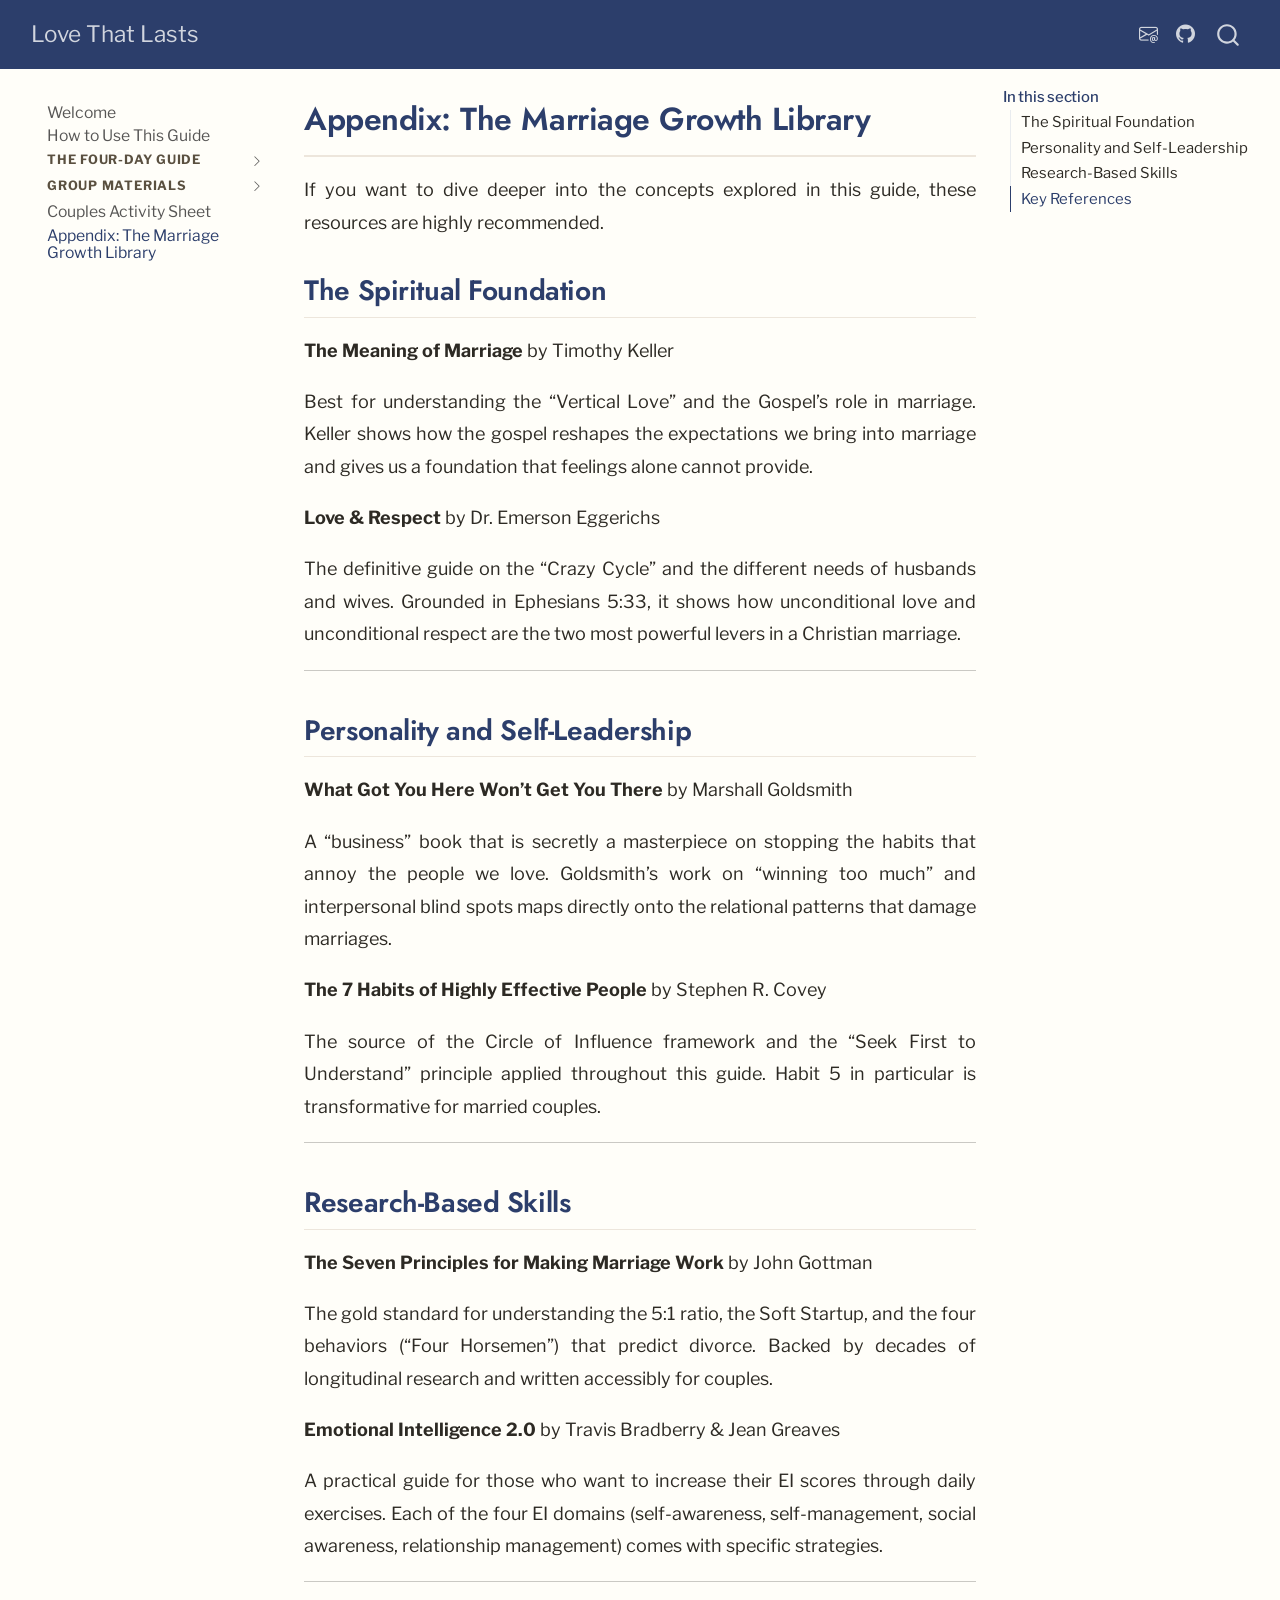
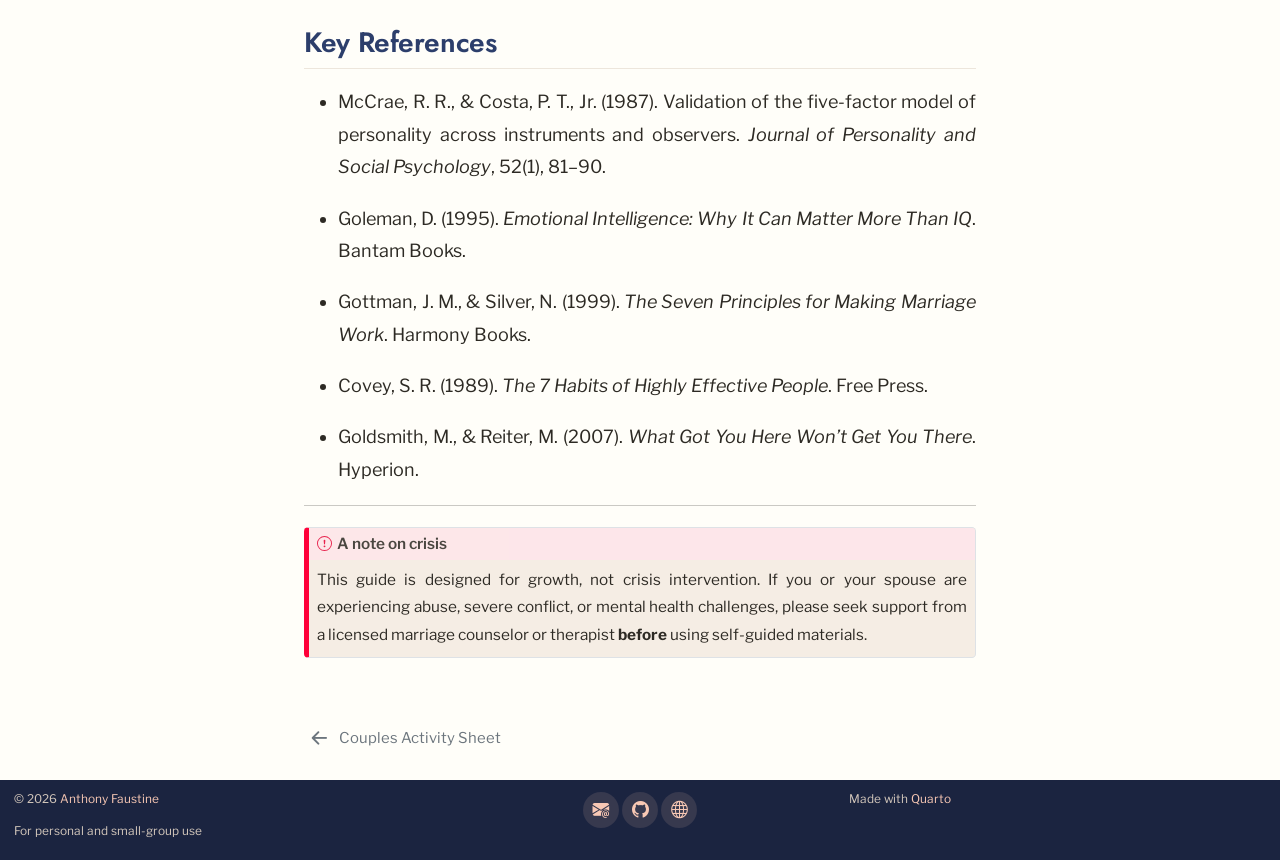
<file: appendix.html>
<!DOCTYPE html>
<html xmlns="http://www.w3.org/1999/xhtml" lang="en" xml:lang="en"><head>

<meta charset="utf-8">
<meta name="generator" content="quarto-1.9.38">

<meta name="viewport" content="width=device-width, initial-scale=1.0, user-scalable=yes">


<title>Appendix: The Marriage Growth Library – Love That Lasts</title>
<style>
/* Default styles provided by pandoc.
** See https://pandoc.org/MANUAL.html#variables-for-html for config info.
*/
code{white-space: pre-wrap;}
span.smallcaps{font-variant: small-caps;}
div.columns{display: flex; gap: min(4vw, 1.5em);}
div.column{flex: auto; overflow-x: auto;}
div.hanging-indent{margin-left: 1.5em; text-indent: -1.5em;}
ul.task-list{list-style: none;}
ul.task-list li input[type="checkbox"] {
  width: 0.8em;
  margin: 0 0.8em 0.2em -1em; /* quarto-specific, see https://github.com/quarto-dev/quarto-cli/issues/4556 */ 
  vertical-align: middle;
}
</style>


<script src="site_libs/quarto-nav/quarto-nav.js"></script>
<script src="site_libs/quarto-nav/headroom.min.js"></script>
<script src="site_libs/clipboard/clipboard.min.js"></script>
<script src="site_libs/quarto-search/autocomplete.umd.js"></script>
<script src="site_libs/quarto-search/fuse.min.js"></script>
<script src="site_libs/quarto-search/quarto-search.js"></script>
<meta name="quarto:offset" content="./">
<link href="./activity-sheet.html" rel="prev">
<script src="site_libs/quarto-html/quarto.js" type="module"></script>
<script src="site_libs/quarto-html/tabsets/tabsets.js" type="module"></script>
<script src="site_libs/quarto-html/popper.min.js"></script>
<script src="site_libs/quarto-html/tippy.umd.min.js"></script>
<script src="site_libs/quarto-html/anchor.min.js"></script>
<link href="site_libs/quarto-html/tippy.css" rel="stylesheet">
<link href="site_libs/quarto-html/quarto-syntax-highlighting-de63f62b328812d8e578a4d74e282472.css" rel="stylesheet" id="quarto-text-highlighting-styles">
<script src="site_libs/bootstrap/bootstrap.min.js"></script>
<link href="site_libs/bootstrap/bootstrap-icons.css" rel="stylesheet">
<link href="site_libs/bootstrap/bootstrap-31922fe49dbeeecc6615f260bb911b91.min.css" rel="stylesheet" append-hash="true" id="quarto-bootstrap" data-mode="light">
<script id="quarto-search-options" type="application/json">{
  "location": "navbar",
  "copy-button": false,
  "collapse-after": 3,
  "panel-placement": "end",
  "type": "overlay",
  "limit": 50,
  "keyboard-shortcut": [
    "f",
    "/",
    "s"
  ],
  "show-item-context": false,
  "language": {
    "search-no-results-text": "No results",
    "search-matching-documents-text": "matching documents",
    "search-copy-link-title": "Copy link to search",
    "search-hide-matches-text": "Hide additional matches",
    "search-more-match-text": "more match in this document",
    "search-more-matches-text": "more matches in this document",
    "search-clear-button-title": "Clear",
    "search-text-placeholder": "",
    "search-detached-cancel-button-title": "Cancel",
    "search-submit-button-title": "Submit",
    "search-label": "Search"
  }
}</script>
<style>html{ scroll-behavior: smooth; }</style>


</head>

<body class="nav-sidebar floating nav-fixed quarto-light">

<div id="quarto-search-results"></div>
  <header id="quarto-header" class="headroom fixed-top">
    <nav class="navbar navbar-expand-lg " data-bs-theme="dark">
      <div class="navbar-container container-fluid">
      <div class="navbar-brand-container mx-auto">
    <a class="navbar-brand" href="./index.html">
    <span class="navbar-title">Love That Lasts</span>
    </a>
  </div>
            <div id="quarto-search" class="" title="Search"></div>
          <button class="navbar-toggler" type="button" data-bs-toggle="collapse" data-bs-target="#navbarCollapse" aria-controls="navbarCollapse" role="menu" aria-expanded="false" aria-label="Toggle navigation" onclick="if (window.quartoToggleHeadroom) { window.quartoToggleHeadroom(); }">
  <span class="navbar-toggler-icon"></span>
</button>
          <div class="collapse navbar-collapse" id="navbarCollapse">
            <ul class="navbar-nav navbar-nav-scroll ms-auto">
  <li class="nav-item compact">
    <a class="nav-link" href="mailto:sambaiga@gmail.com"> <i class="bi bi-envelope-at" role="img" aria-label="Email Anthony Faustine">
</i> 
<span class="menu-text"></span></a>
  </li>  
  <li class="nav-item compact">
    <a class="nav-link" href="https://github.com/sambaiga"> <i class="bi bi-github" role="img" aria-label="GitHub">
</i> 
<span class="menu-text"></span></a>
  </li>  
</ul>
          </div> <!-- /navcollapse -->
            <div class="quarto-navbar-tools">
</div>
      </div> <!-- /container-fluid -->
    </nav>
  <nav class="quarto-secondary-nav">
    <div class="container-fluid d-flex">
      <button type="button" class="quarto-btn-toggle btn" data-bs-toggle="collapse" role="button" data-bs-target=".quarto-sidebar-collapse-item" aria-controls="quarto-sidebar" aria-expanded="false" aria-label="Toggle sidebar navigation" onclick="if (window.quartoToggleHeadroom) { window.quartoToggleHeadroom(); }">
        <i class="bi bi-layout-text-sidebar-reverse"></i>
      </button>
        <a class="flex-grow-1 no-decor" role="navigation" data-bs-toggle="collapse" data-bs-target=".quarto-sidebar-collapse-item" aria-controls="quarto-sidebar" aria-expanded="false" aria-label="Toggle sidebar navigation" onclick="if (window.quartoToggleHeadroom) { window.quartoToggleHeadroom(); }">      
          <h1 class="quarto-secondary-nav-title"><span class="chapter-title">Appendix: The Marriage Growth Library</span></h1>
        </a>     
    </div>
  </nav>
</header>
<!-- content -->
<div id="quarto-content" class="quarto-container page-columns page-rows-contents page-layout-article page-navbar">
<!-- sidebar -->
  <nav id="quarto-sidebar" class="sidebar collapse collapse-horizontal quarto-sidebar-collapse-item sidebar-navigation floating overflow-auto">
    <div class="sidebar-menu-container"> 
    <ul class="list-unstyled mt-1">
        <li class="sidebar-item">
  <div class="sidebar-item-container"> 
  <a href="./index.html" class="sidebar-item-text sidebar-link"><span class="chapter-title">Welcome</span></a>
  </div>
</li>
        <li class="sidebar-item">
  <div class="sidebar-item-container"> 
  <a href="./how-to-use.html" class="sidebar-item-text sidebar-link"><span class="chapter-title">How to Use This Guide</span></a>
  </div>
</li>
        <li class="sidebar-item sidebar-item-section">
      <div class="sidebar-item-container"> 
            <a class="sidebar-item-text sidebar-link text-start collapsed" data-bs-toggle="collapse" data-bs-target="#quarto-sidebar-section-1" role="navigation" aria-expanded="false">
 <span class="menu-text">The Four-Day Guide</span></a>
          <a class="sidebar-item-toggle text-start collapsed" data-bs-toggle="collapse" data-bs-target="#quarto-sidebar-section-1" role="navigation" aria-expanded="false" aria-label="Toggle section">
            <i class="bi bi-chevron-right ms-2"></i>
          </a> 
      </div>
      <ul id="quarto-sidebar-section-1" class="collapse list-unstyled sidebar-section depth1 ">  
          <li class="sidebar-item">
  <div class="sidebar-item-container"> 
  <a href="./day-01.html" class="sidebar-item-text sidebar-link"><span class="chapter-title">Day 1: The Foundation</span></a>
  </div>
</li>
          <li class="sidebar-item">
  <div class="sidebar-item-container"> 
  <a href="./day-02.html" class="sidebar-item-text sidebar-link"><span class="chapter-title">Day 2: Understanding Your Personality Wiring</span></a>
  </div>
</li>
          <li class="sidebar-item">
  <div class="sidebar-item-container"> 
  <a href="./day-03.html" class="sidebar-item-text sidebar-link"><span class="chapter-title">Day 3: Building Emotional Intelligence</span></a>
  </div>
</li>
          <li class="sidebar-item">
  <div class="sidebar-item-container"> 
  <a href="./day-04.html" class="sidebar-item-text sidebar-link"><span class="chapter-title">Day 4: Practical Skills &amp; Integration</span></a>
  </div>
</li>
      </ul>
  </li>
        <li class="sidebar-item sidebar-item-section">
      <div class="sidebar-item-container"> 
            <a class="sidebar-item-text sidebar-link text-start collapsed" data-bs-toggle="collapse" data-bs-target="#quarto-sidebar-section-2" role="navigation" aria-expanded="false">
 <span class="menu-text">Group Materials</span></a>
          <a class="sidebar-item-toggle text-start collapsed" data-bs-toggle="collapse" data-bs-target="#quarto-sidebar-section-2" role="navigation" aria-expanded="false" aria-label="Toggle section">
            <i class="bi bi-chevron-right ms-2"></i>
          </a> 
      </div>
      <ul id="quarto-sidebar-section-2" class="collapse list-unstyled sidebar-section depth1 ">  
          <li class="sidebar-item">
  <div class="sidebar-item-container"> 
  <a href="./group-husbands.html" class="sidebar-item-text sidebar-link"><span class="chapter-title">Husbands’ Group Reflection</span></a>
  </div>
</li>
          <li class="sidebar-item">
  <div class="sidebar-item-container"> 
  <a href="./group-wives.html" class="sidebar-item-text sidebar-link"><span class="chapter-title">Wives’ Group Reflection</span></a>
  </div>
</li>
      </ul>
  </li>
        <li class="sidebar-item">
  <div class="sidebar-item-container"> 
  <a href="./activity-sheet.html" class="sidebar-item-text sidebar-link"><span class="chapter-title">Couples Activity Sheet</span></a>
  </div>
</li>
        <li class="sidebar-item">
  <div class="sidebar-item-container"> 
  <a href="./appendix.html" class="sidebar-item-text sidebar-link active"><span class="chapter-title">Appendix: The Marriage Growth Library</span></a>
  </div>
</li>
    </ul>
    </div>
</nav>
<div id="quarto-sidebar-glass" class="quarto-sidebar-collapse-item" data-bs-toggle="collapse" data-bs-target=".quarto-sidebar-collapse-item"></div>
<!-- margin-sidebar -->
    <div id="quarto-margin-sidebar" class="sidebar margin-sidebar">
        <nav id="TOC" role="doc-toc" class="toc-active">
    <h2 id="toc-title">In this section</h2>
   
  <ul>
  <li><a href="#the-spiritual-foundation" id="toc-the-spiritual-foundation" class="nav-link active" data-scroll-target="#the-spiritual-foundation">The Spiritual Foundation</a></li>
  <li><a href="#personality-and-self-leadership" id="toc-personality-and-self-leadership" class="nav-link" data-scroll-target="#personality-and-self-leadership">Personality and Self-Leadership</a></li>
  <li><a href="#research-based-skills" id="toc-research-based-skills" class="nav-link" data-scroll-target="#research-based-skills">Research-Based Skills</a></li>
  <li><a href="#key-references" id="toc-key-references" class="nav-link" data-scroll-target="#key-references">Key References</a></li>
  </ul>
</nav>
    </div>
<!-- main -->
<main class="content" id="quarto-document-content">

<header id="title-block-header" class="quarto-title-block default">
<div class="quarto-title">
<h1 class="title d-none d-lg-block"><span class="chapter-title">Appendix: The Marriage Growth Library</span></h1>
</div>



<div class="quarto-title-meta">

    
  
    
  </div>
  


</header>


<p>If you want to dive deeper into the concepts explored in this guide, these resources are highly recommended.</p>
<section id="the-spiritual-foundation" class="level2">
<h2 class="anchored" data-anchor-id="the-spiritual-foundation">The Spiritual Foundation</h2>
<p><strong>The Meaning of Marriage</strong> by Timothy Keller</p>
<p>Best for understanding the “Vertical Love” and the Gospel’s role in marriage. Keller shows how the gospel reshapes the expectations we bring into marriage and gives us a foundation that feelings alone cannot provide.</p>
<p><strong>Love &amp; Respect</strong> by Dr.&nbsp;Emerson Eggerichs</p>
<p>The definitive guide on the “Crazy Cycle” and the different needs of husbands and wives. Grounded in Ephesians 5:33, it shows how unconditional love and unconditional respect are the two most powerful levers in a Christian marriage.</p>
<hr>
</section>
<section id="personality-and-self-leadership" class="level2">
<h2 class="anchored" data-anchor-id="personality-and-self-leadership">Personality and Self-Leadership</h2>
<p><strong>What Got You Here Won’t Get You There</strong> by Marshall Goldsmith</p>
<p>A “business” book that is secretly a masterpiece on stopping the habits that annoy the people we love. Goldsmith’s work on “winning too much” and interpersonal blind spots maps directly onto the relational patterns that damage marriages.</p>
<p><strong>The 7 Habits of Highly Effective People</strong> by Stephen R. Covey</p>
<p>The source of the Circle of Influence framework and the “Seek First to Understand” principle applied throughout this guide. Habit 5 in particular is transformative for married couples.</p>
<hr>
</section>
<section id="research-based-skills" class="level2">
<h2 class="anchored" data-anchor-id="research-based-skills">Research-Based Skills</h2>
<p><strong>The Seven Principles for Making Marriage Work</strong> by John Gottman</p>
<p>The gold standard for understanding the 5:1 ratio, the Soft Startup, and the four behaviors (“Four Horsemen”) that predict divorce. Backed by decades of longitudinal research and written accessibly for couples.</p>
<p><strong>Emotional Intelligence 2.0</strong> by Travis Bradberry &amp; Jean Greaves</p>
<p>A practical guide for those who want to increase their EI scores through daily exercises. Each of the four EI domains (self-awareness, self-management, social awareness, relationship management) comes with specific strategies.</p>
<hr>
</section>
<section id="key-references" class="level2">
<h2 class="anchored" data-anchor-id="key-references">Key References</h2>
<ul>
<li><p>McCrae, R. R., &amp; Costa, P. T., Jr.&nbsp;(1987). Validation of the five-factor model of personality across instruments and observers. <em>Journal of Personality and Social Psychology</em>, 52(1), 81–90.</p></li>
<li><p>Goleman, D. (1995). <em>Emotional Intelligence: Why It Can Matter More Than IQ</em>. Bantam Books.</p></li>
<li><p>Gottman, J. M., &amp; Silver, N. (1999). <em>The Seven Principles for Making Marriage Work</em>. Harmony Books.</p></li>
<li><p>Covey, S. R. (1989). <em>The 7 Habits of Highly Effective People</em>. Free Press.</p></li>
<li><p>Goldsmith, M., &amp; Reiter, M. (2007). <em>What Got You Here Won’t Get You There</em>. Hyperion.</p></li>
</ul>
<hr>
<div class="callout callout-style-default callout-important callout-titled">
<div class="callout-header d-flex align-content-center">
<div class="callout-icon-container">
<i class="callout-icon"></i>
</div>
<div class="callout-title-container flex-fill">
<span class="screen-reader-only">Important</span>A note on crisis
</div>
</div>
<div class="callout-body-container callout-body">
<p>This guide is designed for growth, not crisis intervention. If you or your spouse are experiencing abuse, severe conflict, or mental health challenges, please seek support from a licensed marriage counselor or therapist <strong>before</strong> using self-guided materials.</p>
</div>
</div>


</section>

</main> <!-- /main -->
<script id="quarto-html-after-body" type="application/javascript">
  window.document.addEventListener("DOMContentLoaded", function (event) {
    const icon = "";
    const anchorJS = new window.AnchorJS();
    anchorJS.options = {
      placement: 'right',
      icon: icon
    };
    anchorJS.add('.anchored');
    const isCodeAnnotation = (el) => {
      for (const clz of el.classList) {
        if (clz.startsWith('code-annotation-')) {                     
          return true;
        }
      }
      return false;
    }
    const onCopySuccess = function(e) {
      // button target
      const button = e.trigger;
      // don't keep focus
      button.blur();
      // flash "checked"
      button.classList.add('code-copy-button-checked');
      var currentTitle = button.getAttribute("title");
      button.setAttribute("title", "Copied!");
      let tooltip;
      if (window.bootstrap) {
        button.setAttribute("data-bs-toggle", "tooltip");
        button.setAttribute("data-bs-placement", "left");
        button.setAttribute("data-bs-title", "Copied!");
        tooltip = new bootstrap.Tooltip(button, 
          { trigger: "manual", 
            customClass: "code-copy-button-tooltip",
            offset: [0, -8]});
        tooltip.show();    
      }
      setTimeout(function() {
        if (tooltip) {
          tooltip.hide();
          button.removeAttribute("data-bs-title");
          button.removeAttribute("data-bs-toggle");
          button.removeAttribute("data-bs-placement");
        }
        button.setAttribute("title", currentTitle);
        button.classList.remove('code-copy-button-checked');
      }, 1000);
      // clear code selection
      e.clearSelection();
    }
    const getTextToCopy = function(trigger) {
      const outerScaffold = trigger.parentElement.cloneNode(true);
      const codeEl = outerScaffold.querySelector('code');
      for (const childEl of codeEl.children) {
        if (isCodeAnnotation(childEl)) {
          childEl.remove();
        }
      }
      return codeEl.innerText;
    }
    const clipboard = new window.ClipboardJS('.code-copy-button:not([data-in-quarto-modal])', {
      text: getTextToCopy
    });
    clipboard.on('success', onCopySuccess);
    if (window.document.getElementById('quarto-embedded-source-code-modal')) {
      const clipboardModal = new window.ClipboardJS('.code-copy-button[data-in-quarto-modal]', {
        text: getTextToCopy,
        container: window.document.getElementById('quarto-embedded-source-code-modal')
      });
      clipboardModal.on('success', onCopySuccess);
    }
      var localhostRegex = new RegExp(/^(?:http|https):\/\/localhost\:?[0-9]*\//);
      var mailtoRegex = new RegExp(/^mailto:/);
        var filterRegex = new RegExp("https:\/\/sambaiga\.github\.io\/love-that-lasts\/");
      var isInternal = (href) => {
          return filterRegex.test(href) || localhostRegex.test(href) || mailtoRegex.test(href);
      }
      // Inspect non-navigation links and adorn them if external
     var links = window.document.querySelectorAll('a[href]:not(.nav-link):not(.navbar-brand):not(.toc-action):not(.sidebar-link):not(.sidebar-item-toggle):not(.pagination-link):not(.no-external):not([aria-hidden]):not(.dropdown-item):not(.quarto-navigation-tool):not(.about-link)');
      for (var i=0; i<links.length; i++) {
        const link = links[i];
        if (!isInternal(link.href)) {
          // undo the damage that might have been done by quarto-nav.js in the case of
          // links that we want to consider external
          if (link.dataset.originalHref !== undefined) {
            link.href = link.dataset.originalHref;
          }
        }
      }
    function tippyHover(el, contentFn, onTriggerFn, onUntriggerFn) {
      const config = {
        allowHTML: true,
        maxWidth: 500,
        delay: 100,
        arrow: false,
        appendTo: function(el) {
            return el.parentElement;
        },
        interactive: true,
        interactiveBorder: 10,
        theme: 'quarto',
        placement: 'bottom-start',
      };
      if (contentFn) {
        config.content = contentFn;
      }
      if (onTriggerFn) {
        config.onTrigger = onTriggerFn;
      }
      if (onUntriggerFn) {
        config.onUntrigger = onUntriggerFn;
      }
      window.tippy(el, config); 
    }
    const noterefs = window.document.querySelectorAll('a[role="doc-noteref"]');
    for (var i=0; i<noterefs.length; i++) {
      const ref = noterefs[i];
      tippyHover(ref, function() {
        // use id or data attribute instead here
        let href = ref.getAttribute('data-footnote-href') || ref.getAttribute('href');
        try { href = new URL(href).hash; } catch {}
        const id = href.replace(/^#\/?/, "");
        const note = window.document.getElementById(id);
        if (note) {
          return note.innerHTML;
        } else {
          return "";
        }
      });
    }
    const xrefs = window.document.querySelectorAll('a.quarto-xref');
    const processXRef = (id, note) => {
      // Strip column container classes
      const stripColumnClz = (el) => {
        el.classList.remove("page-full", "page-columns");
        if (el.children) {
          for (const child of el.children) {
            stripColumnClz(child);
          }
        }
      }
      stripColumnClz(note)
      if (id === null || id.startsWith('sec-')) {
        // Special case sections, only their first couple elements
        const container = document.createElement("div");
        if (note.children && note.children.length > 2) {
          container.appendChild(note.children[0].cloneNode(true));
          for (let i = 1; i < note.children.length; i++) {
            const child = note.children[i];
            if (child.tagName === "P" && child.innerText === "") {
              continue;
            } else {
              container.appendChild(child.cloneNode(true));
              break;
            }
          }
          if (window.Quarto?.typesetMath) {
            window.Quarto.typesetMath(container);
          }
          return container.innerHTML
        } else {
          if (window.Quarto?.typesetMath) {
            window.Quarto.typesetMath(note);
          }
          return note.innerHTML;
        }
      } else {
        // Remove any anchor links if they are present
        const anchorLink = note.querySelector('a.anchorjs-link');
        if (anchorLink) {
          anchorLink.remove();
        }
        if (window.Quarto?.typesetMath) {
          window.Quarto.typesetMath(note);
        }
        if (note.classList.contains("callout")) {
          return note.outerHTML;
        } else {
          return note.innerHTML;
        }
      }
    }
    for (var i=0; i<xrefs.length; i++) {
      const xref = xrefs[i];
      tippyHover(xref, undefined, function(instance) {
        instance.disable();
        let url = xref.getAttribute('href');
        let hash = undefined; 
        if (url.startsWith('#')) {
          hash = url;
        } else {
          try { hash = new URL(url).hash; } catch {}
        }
        if (hash) {
          const id = hash.replace(/^#\/?/, "");
          const note = window.document.getElementById(id);
          if (note !== null) {
            try {
              const html = processXRef(id, note.cloneNode(true));
              instance.setContent(html);
            } finally {
              instance.enable();
              instance.show();
            }
          } else {
            // See if we can fetch this
            fetch(url.split('#')[0])
            .then(res => res.text())
            .then(html => {
              const parser = new DOMParser();
              const htmlDoc = parser.parseFromString(html, "text/html");
              const note = htmlDoc.getElementById(id);
              if (note !== null) {
                const html = processXRef(id, note);
                instance.setContent(html);
              } 
            }).finally(() => {
              instance.enable();
              instance.show();
            });
          }
        } else {
          // See if we can fetch a full url (with no hash to target)
          // This is a special case and we should probably do some content thinning / targeting
          fetch(url)
          .then(res => res.text())
          .then(html => {
            const parser = new DOMParser();
            const htmlDoc = parser.parseFromString(html, "text/html");
            const note = htmlDoc.querySelector('main.content');
            if (note !== null) {
              // This should only happen for chapter cross references
              // (since there is no id in the URL)
              // remove the first header
              if (note.children.length > 0 && note.children[0].tagName === "HEADER") {
                note.children[0].remove();
              }
              const html = processXRef(null, note);
              instance.setContent(html);
            } 
          }).finally(() => {
            instance.enable();
            instance.show();
          });
        }
      }, function(instance) {
      });
    }
        let selectedAnnoteEl;
        const selectorForAnnotation = ( cell, annotation) => {
          let cellAttr = 'data-code-cell="' + cell + '"';
          let lineAttr = 'data-code-annotation="' +  annotation + '"';
          const selector = 'span[' + cellAttr + '][' + lineAttr + ']';
          return selector;
        }
        const selectCodeLines = (annoteEl) => {
          const doc = window.document;
          const targetCell = annoteEl.getAttribute("data-target-cell");
          const targetAnnotation = annoteEl.getAttribute("data-target-annotation");
          const annoteSpan = window.document.querySelector(selectorForAnnotation(targetCell, targetAnnotation));
          const lines = annoteSpan.getAttribute("data-code-lines").split(",");
          const lineIds = lines.map((line) => {
            return targetCell + "-" + line;
          })
          let top = null;
          let height = null;
          let parent = null;
          if (lineIds.length > 0) {
              //compute the position of the single el (top and bottom and make a div)
              const el = window.document.getElementById(lineIds[0]);
              top = el.offsetTop;
              height = el.offsetHeight;
              parent = el.parentElement.parentElement;
            if (lineIds.length > 1) {
              const lastEl = window.document.getElementById(lineIds[lineIds.length - 1]);
              const bottom = lastEl.offsetTop + lastEl.offsetHeight;
              height = bottom - top;
            }
            if (top !== null && height !== null && parent !== null) {
              // cook up a div (if necessary) and position it 
              let div = window.document.getElementById("code-annotation-line-highlight");
              if (div === null) {
                div = window.document.createElement("div");
                div.setAttribute("id", "code-annotation-line-highlight");
                div.style.position = 'absolute';
                parent.appendChild(div);
              }
              div.style.top = top - 2 + "px";
              div.style.height = height + 4 + "px";
              div.style.left = 0;
              let gutterDiv = window.document.getElementById("code-annotation-line-highlight-gutter");
              if (gutterDiv === null) {
                gutterDiv = window.document.createElement("div");
                gutterDiv.setAttribute("id", "code-annotation-line-highlight-gutter");
                gutterDiv.style.position = 'absolute';
                const codeCell = window.document.getElementById(targetCell);
                const gutter = codeCell.querySelector('.code-annotation-gutter');
                gutter.appendChild(gutterDiv);
              }
              gutterDiv.style.top = top - 2 + "px";
              gutterDiv.style.height = height + 4 + "px";
            }
            selectedAnnoteEl = annoteEl;
          }
        };
        const unselectCodeLines = () => {
          const elementsIds = ["code-annotation-line-highlight", "code-annotation-line-highlight-gutter"];
          elementsIds.forEach((elId) => {
            const div = window.document.getElementById(elId);
            if (div) {
              div.remove();
            }
          });
          selectedAnnoteEl = undefined;
        };
          // Handle positioning of the toggle
      window.addEventListener(
        "resize",
        throttle(() => {
          elRect = undefined;
          if (selectedAnnoteEl) {
            selectCodeLines(selectedAnnoteEl);
          }
        }, 10)
      );
      function throttle(fn, ms) {
      let throttle = false;
      let timer;
        return (...args) => {
          if(!throttle) { // first call gets through
              fn.apply(this, args);
              throttle = true;
          } else { // all the others get throttled
              if(timer) clearTimeout(timer); // cancel #2
              timer = setTimeout(() => {
                fn.apply(this, args);
                timer = throttle = false;
              }, ms);
          }
        };
      }
        // Attach click handler to the DT
        const annoteDls = window.document.querySelectorAll('dt[data-target-cell]');
        for (const annoteDlNode of annoteDls) {
          annoteDlNode.addEventListener('click', (event) => {
            const clickedEl = event.target;
            if (clickedEl !== selectedAnnoteEl) {
              unselectCodeLines();
              const activeEl = window.document.querySelector('dt[data-target-cell].code-annotation-active');
              if (activeEl) {
                activeEl.classList.remove('code-annotation-active');
              }
              selectCodeLines(clickedEl);
              clickedEl.classList.add('code-annotation-active');
            } else {
              // Unselect the line
              unselectCodeLines();
              clickedEl.classList.remove('code-annotation-active');
            }
          });
        }
    const findCites = (el) => {
      const parentEl = el.parentElement;
      if (parentEl) {
        const cites = parentEl.dataset.cites;
        if (cites) {
          return {
            el,
            cites: cites.split(' ')
          };
        } else {
          return findCites(el.parentElement)
        }
      } else {
        return undefined;
      }
    };
    var bibliorefs = window.document.querySelectorAll('a[role="doc-biblioref"]');
    for (var i=0; i<bibliorefs.length; i++) {
      const ref = bibliorefs[i];
      const citeInfo = findCites(ref);
      if (citeInfo) {
        tippyHover(citeInfo.el, function() {
          var popup = window.document.createElement('div');
          citeInfo.cites.forEach(function(cite) {
            var citeDiv = window.document.createElement('div');
            citeDiv.classList.add('hanging-indent');
            citeDiv.classList.add('csl-entry');
            var biblioDiv = window.document.getElementById('ref-' + cite);
            if (biblioDiv) {
              citeDiv.innerHTML = biblioDiv.innerHTML;
            }
            popup.appendChild(citeDiv);
          });
          return popup.innerHTML;
        });
      }
    }
  });
  </script>
<nav class="page-navigation">
  <div class="nav-page nav-page-previous">
      <a href="./activity-sheet.html" class="pagination-link" aria-label="Couples Activity Sheet">
        <i class="bi bi-arrow-left-short"></i> <span class="nav-page-text"><span class="chapter-title">Couples Activity Sheet</span></span>
      </a>          
  </div>
  <div class="nav-page nav-page-next">
  </div>
</nav>
</div> <!-- /content -->
<footer class="footer">
  <div class="nav-footer">
    <div class="nav-footer-left">
<p><span class="faux-block">© 2026 <a href="https://sambaiga.github.io/">Anthony Faustine</a></span> <span class="faux-block">For personal and small-group use</span></p>
</div>   
    <div class="nav-footer-center">
<div class="footer-social">
<p><a href="mailto:sambaiga@gmail.com" title="Email"><i class="bi bi-envelope-at-fill"></i></a> <a href="https://github.com/sambaiga" title="GitHub"><i class="bi bi-github"></i></a> <a href="https://sambaiga.github.io" title="Website"><i class="bi bi-globe"></i></a></p>
</div>
</div>
    <div class="nav-footer-right">
<p><span class="faux-block">Made with <a href="https://quarto.org">Quarto</a></span></p>
</div>
  </div>
</footer>




<script src="site_libs/quarto-html/zenscroll-min.js"></script>
</body></html>
</file>
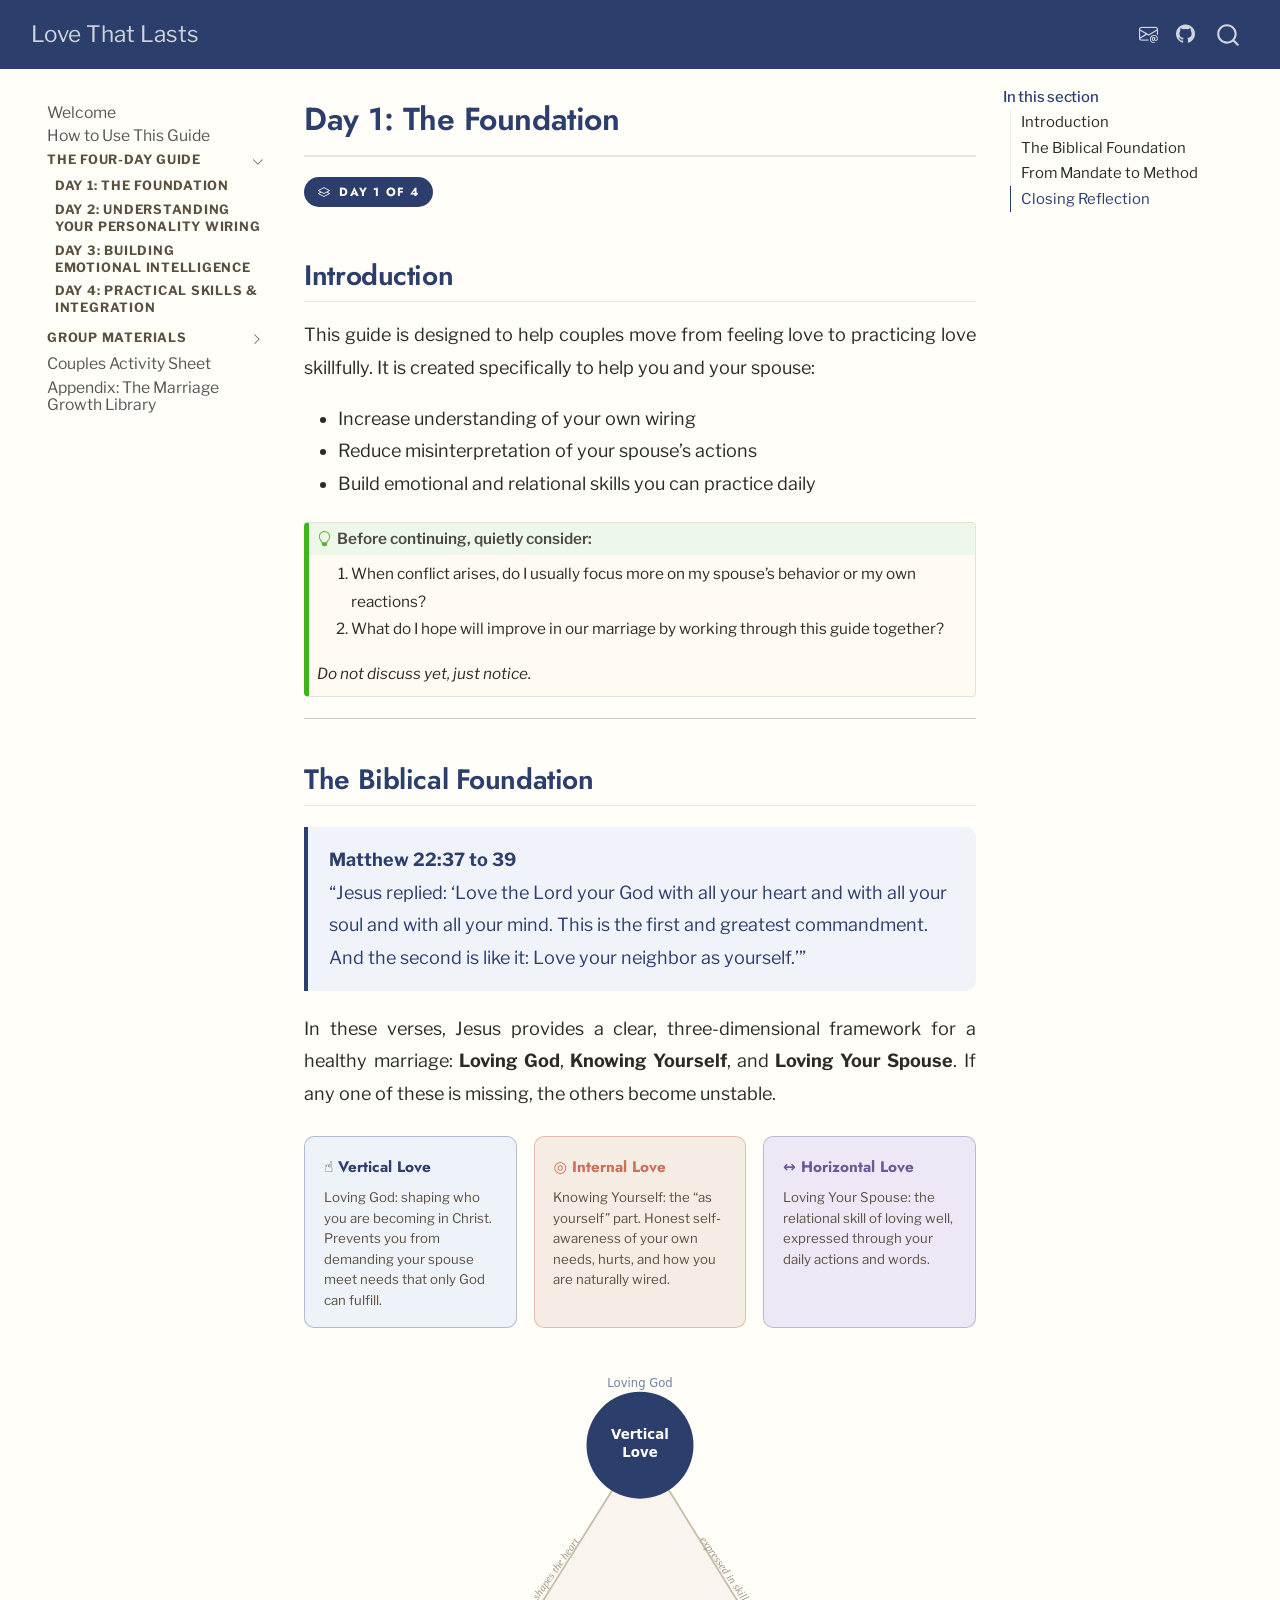
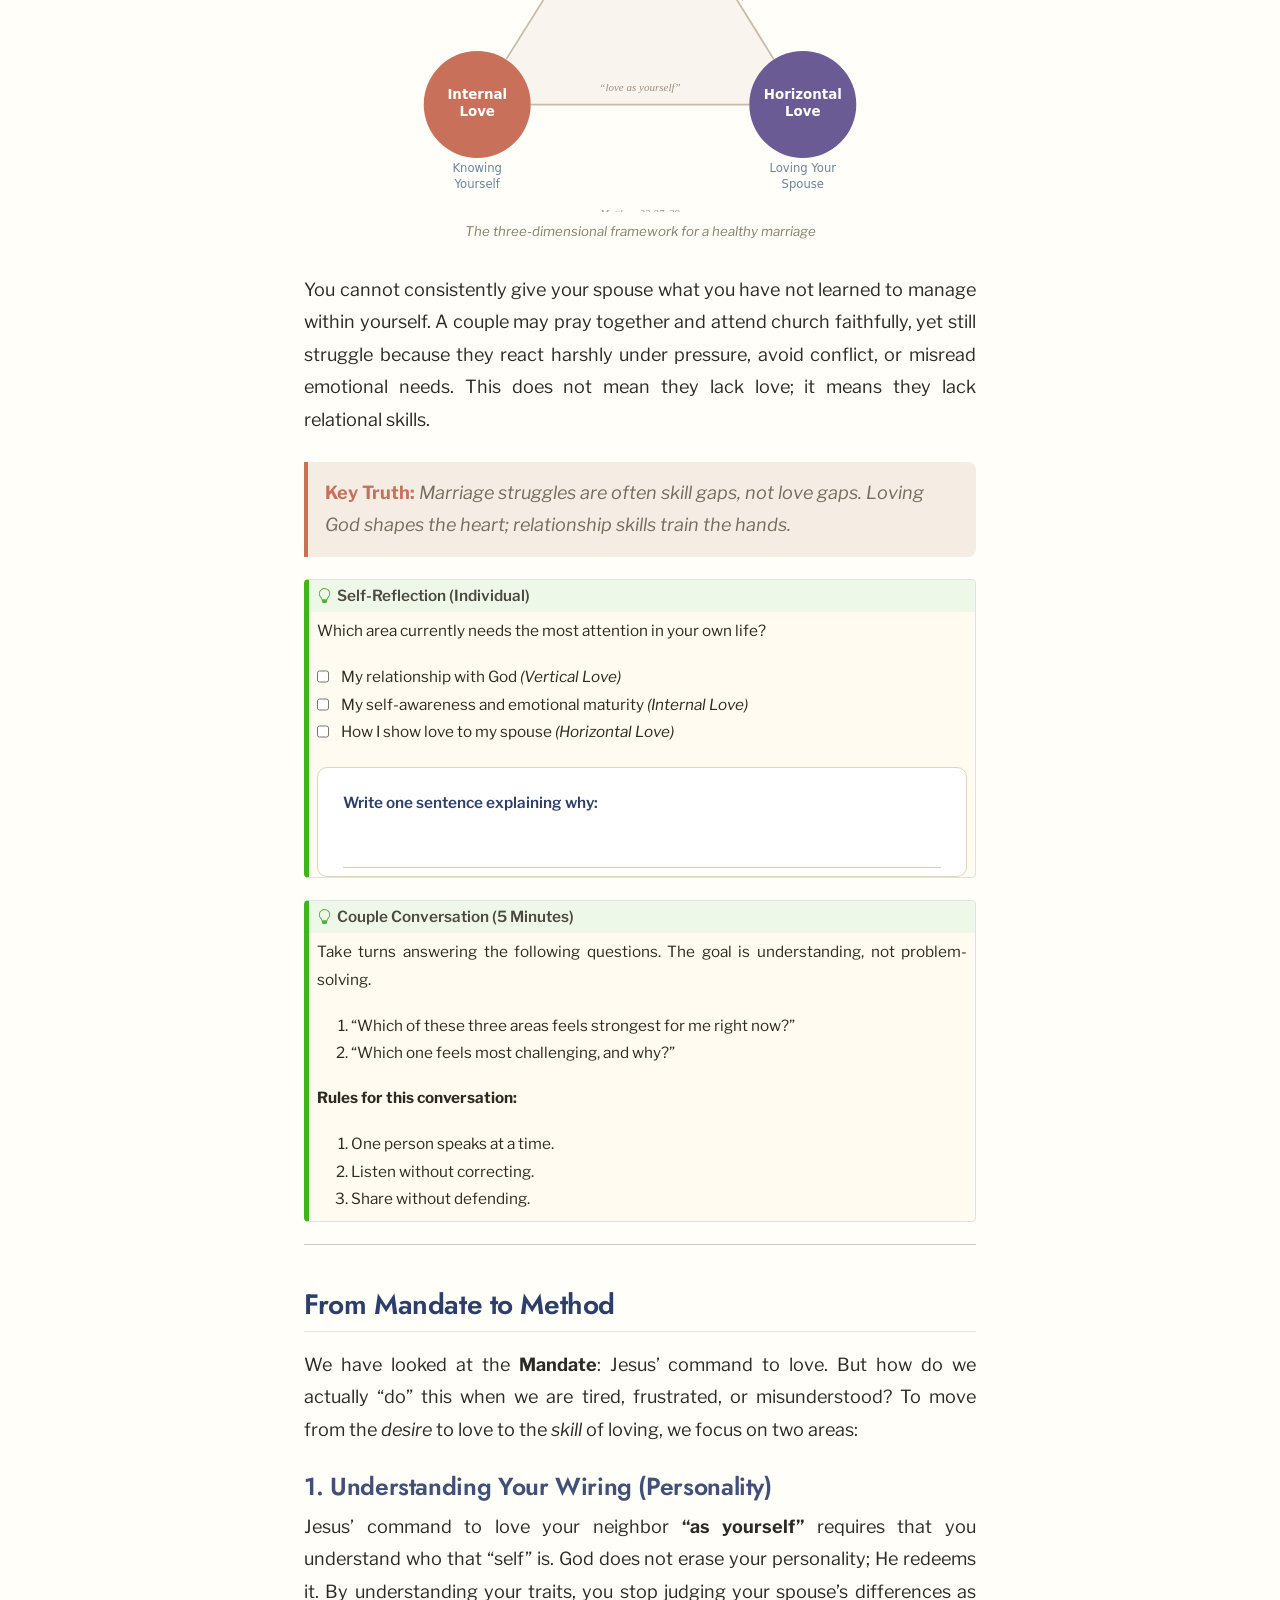
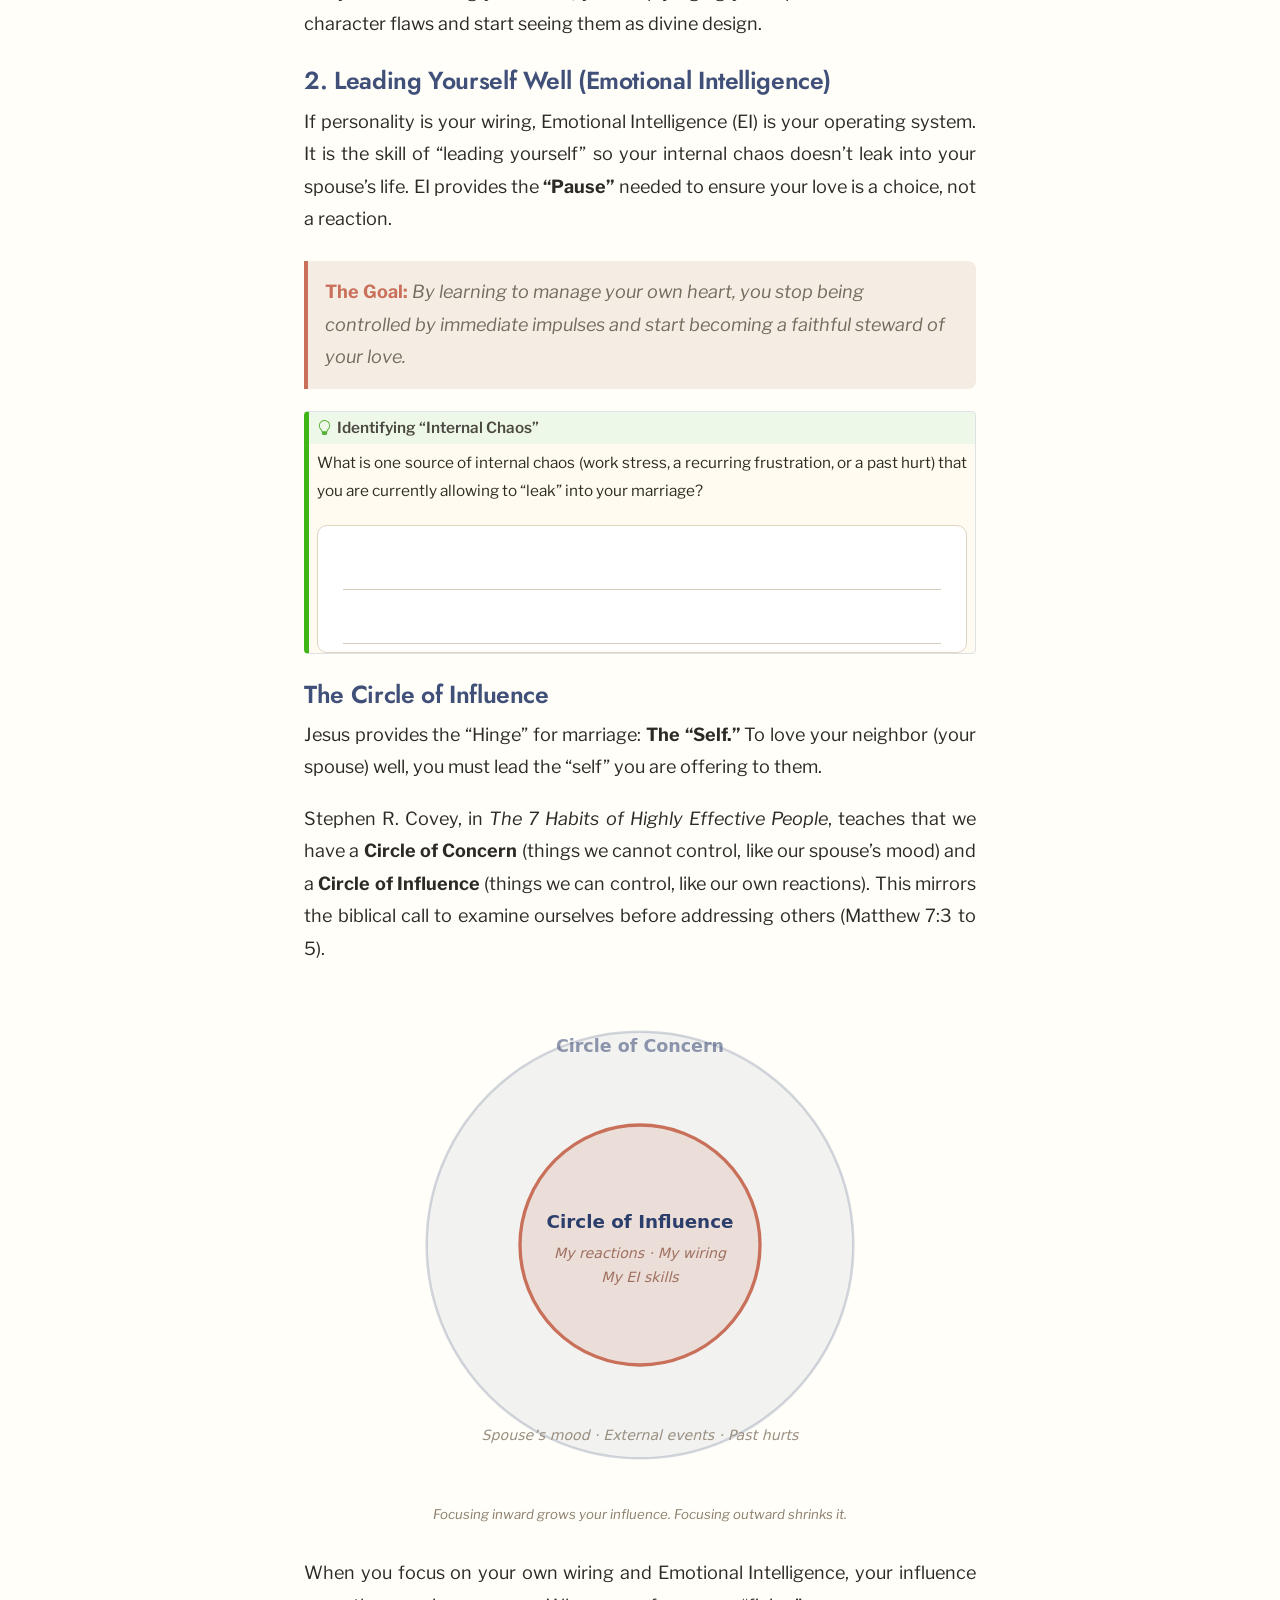
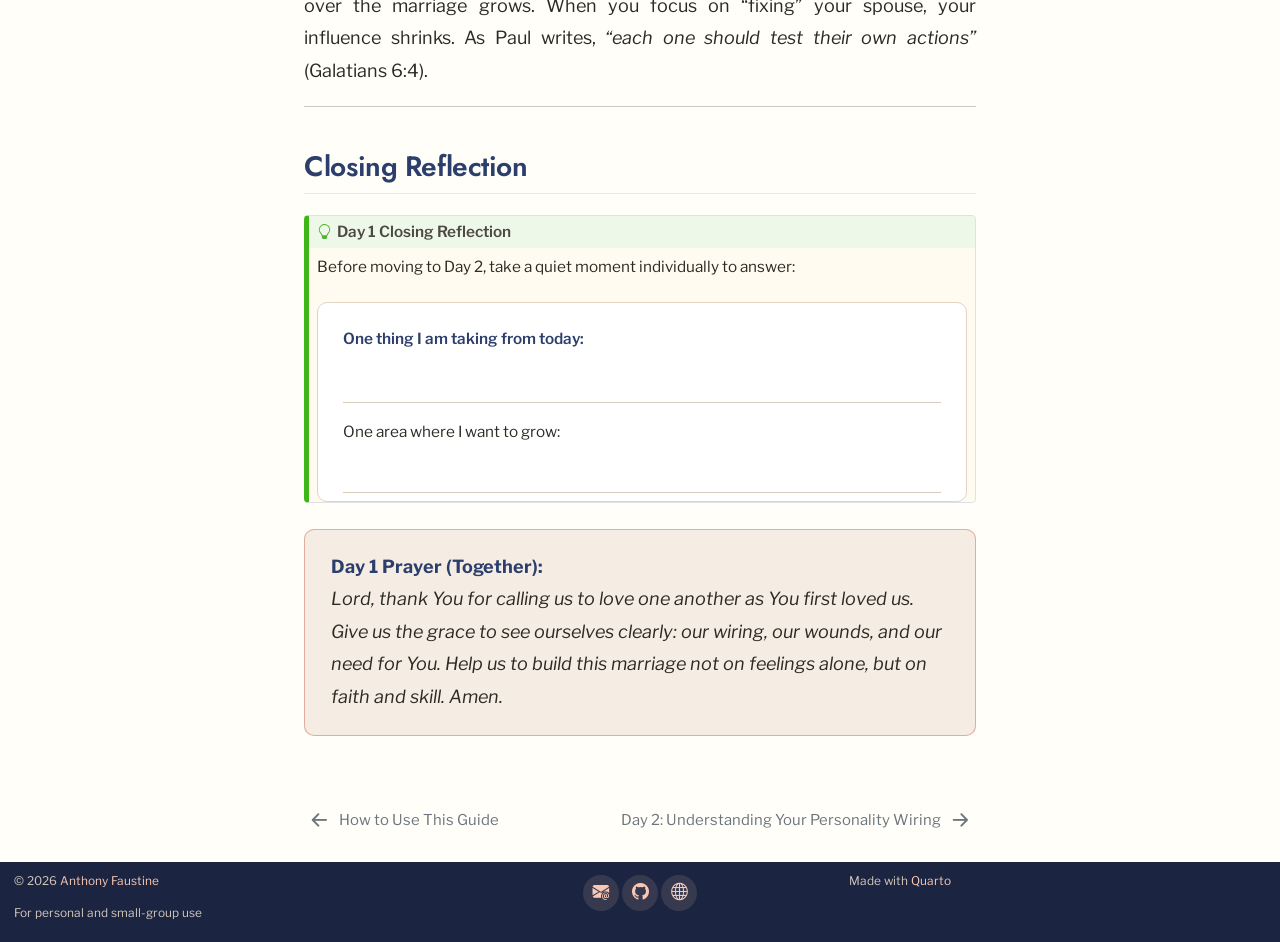
<file: day-01.html>
<!DOCTYPE html>
<html xmlns="http://www.w3.org/1999/xhtml" lang="en" xml:lang="en"><head>

<meta charset="utf-8">
<meta name="generator" content="quarto-1.9.38">

<meta name="viewport" content="width=device-width, initial-scale=1.0, user-scalable=yes">


<title>Day 1: The Foundation – Love That Lasts</title>
<style>
/* Default styles provided by pandoc.
** See https://pandoc.org/MANUAL.html#variables-for-html for config info.
*/
code{white-space: pre-wrap;}
span.smallcaps{font-variant: small-caps;}
div.columns{display: flex; gap: min(4vw, 1.5em);}
div.column{flex: auto; overflow-x: auto;}
div.hanging-indent{margin-left: 1.5em; text-indent: -1.5em;}
ul.task-list{list-style: none;}
ul.task-list li input[type="checkbox"] {
  width: 0.8em;
  margin: 0 0.8em 0.2em -1em; /* quarto-specific, see https://github.com/quarto-dev/quarto-cli/issues/4556 */ 
  vertical-align: middle;
}
</style>


<script src="site_libs/quarto-nav/quarto-nav.js"></script>
<script src="site_libs/quarto-nav/headroom.min.js"></script>
<script src="site_libs/clipboard/clipboard.min.js"></script>
<script src="site_libs/quarto-search/autocomplete.umd.js"></script>
<script src="site_libs/quarto-search/fuse.min.js"></script>
<script src="site_libs/quarto-search/quarto-search.js"></script>
<meta name="quarto:offset" content="./">
<link href="./day-02.html" rel="next">
<link href="./how-to-use.html" rel="prev">
<script src="site_libs/quarto-html/quarto.js" type="module"></script>
<script src="site_libs/quarto-html/tabsets/tabsets.js" type="module"></script>
<script src="site_libs/quarto-html/popper.min.js"></script>
<script src="site_libs/quarto-html/tippy.umd.min.js"></script>
<script src="site_libs/quarto-html/anchor.min.js"></script>
<link href="site_libs/quarto-html/tippy.css" rel="stylesheet">
<link href="site_libs/quarto-html/quarto-syntax-highlighting-de63f62b328812d8e578a4d74e282472.css" rel="stylesheet" id="quarto-text-highlighting-styles">
<script src="site_libs/bootstrap/bootstrap.min.js"></script>
<link href="site_libs/bootstrap/bootstrap-icons.css" rel="stylesheet">
<link href="site_libs/bootstrap/bootstrap-31922fe49dbeeecc6615f260bb911b91.min.css" rel="stylesheet" append-hash="true" id="quarto-bootstrap" data-mode="light">
<script id="quarto-search-options" type="application/json">{
  "location": "navbar",
  "copy-button": false,
  "collapse-after": 3,
  "panel-placement": "end",
  "type": "overlay",
  "limit": 50,
  "keyboard-shortcut": [
    "f",
    "/",
    "s"
  ],
  "show-item-context": false,
  "language": {
    "search-no-results-text": "No results",
    "search-matching-documents-text": "matching documents",
    "search-copy-link-title": "Copy link to search",
    "search-hide-matches-text": "Hide additional matches",
    "search-more-match-text": "more match in this document",
    "search-more-matches-text": "more matches in this document",
    "search-clear-button-title": "Clear",
    "search-text-placeholder": "",
    "search-detached-cancel-button-title": "Cancel",
    "search-submit-button-title": "Submit",
    "search-label": "Search"
  }
}</script>
<style>html{ scroll-behavior: smooth; }</style>


</head>

<body class="nav-sidebar floating nav-fixed quarto-light">

<div id="quarto-search-results"></div>
  <header id="quarto-header" class="headroom fixed-top">
    <nav class="navbar navbar-expand-lg " data-bs-theme="dark">
      <div class="navbar-container container-fluid">
      <div class="navbar-brand-container mx-auto">
    <a class="navbar-brand" href="./index.html">
    <span class="navbar-title">Love That Lasts</span>
    </a>
  </div>
            <div id="quarto-search" class="" title="Search"></div>
          <button class="navbar-toggler" type="button" data-bs-toggle="collapse" data-bs-target="#navbarCollapse" aria-controls="navbarCollapse" role="menu" aria-expanded="false" aria-label="Toggle navigation" onclick="if (window.quartoToggleHeadroom) { window.quartoToggleHeadroom(); }">
  <span class="navbar-toggler-icon"></span>
</button>
          <div class="collapse navbar-collapse" id="navbarCollapse">
            <ul class="navbar-nav navbar-nav-scroll ms-auto">
  <li class="nav-item compact">
    <a class="nav-link" href="mailto:sambaiga@gmail.com"> <i class="bi bi-envelope-at" role="img" aria-label="Email Anthony Faustine">
</i> 
<span class="menu-text"></span></a>
  </li>  
  <li class="nav-item compact">
    <a class="nav-link" href="https://github.com/sambaiga"> <i class="bi bi-github" role="img" aria-label="GitHub">
</i> 
<span class="menu-text"></span></a>
  </li>  
</ul>
          </div> <!-- /navcollapse -->
            <div class="quarto-navbar-tools">
</div>
      </div> <!-- /container-fluid -->
    </nav>
  <nav class="quarto-secondary-nav">
    <div class="container-fluid d-flex">
      <button type="button" class="quarto-btn-toggle btn" data-bs-toggle="collapse" role="button" data-bs-target=".quarto-sidebar-collapse-item" aria-controls="quarto-sidebar" aria-expanded="false" aria-label="Toggle sidebar navigation" onclick="if (window.quartoToggleHeadroom) { window.quartoToggleHeadroom(); }">
        <i class="bi bi-layout-text-sidebar-reverse"></i>
      </button>
        <a class="flex-grow-1 no-decor" role="navigation" data-bs-toggle="collapse" data-bs-target=".quarto-sidebar-collapse-item" aria-controls="quarto-sidebar" aria-expanded="false" aria-label="Toggle sidebar navigation" onclick="if (window.quartoToggleHeadroom) { window.quartoToggleHeadroom(); }">      
          <h1 class="quarto-secondary-nav-title"><span class="chapter-title">Day 1: The Foundation</span></h1>
        </a>     
    </div>
  </nav>
</header>
<!-- content -->
<div id="quarto-content" class="quarto-container page-columns page-rows-contents page-layout-article page-navbar">
<!-- sidebar -->
  <nav id="quarto-sidebar" class="sidebar collapse collapse-horizontal quarto-sidebar-collapse-item sidebar-navigation floating overflow-auto">
    <div class="sidebar-menu-container"> 
    <ul class="list-unstyled mt-1">
        <li class="sidebar-item">
  <div class="sidebar-item-container"> 
  <a href="./index.html" class="sidebar-item-text sidebar-link"><span class="chapter-title">Welcome</span></a>
  </div>
</li>
        <li class="sidebar-item">
  <div class="sidebar-item-container"> 
  <a href="./how-to-use.html" class="sidebar-item-text sidebar-link"><span class="chapter-title">How to Use This Guide</span></a>
  </div>
</li>
        <li class="sidebar-item sidebar-item-section">
      <div class="sidebar-item-container"> 
            <a class="sidebar-item-text sidebar-link text-start" data-bs-toggle="collapse" data-bs-target="#quarto-sidebar-section-1" role="navigation" aria-expanded="true">
 <span class="menu-text">The Four-Day Guide</span></a>
          <a class="sidebar-item-toggle text-start" data-bs-toggle="collapse" data-bs-target="#quarto-sidebar-section-1" role="navigation" aria-expanded="true" aria-label="Toggle section">
            <i class="bi bi-chevron-right ms-2"></i>
          </a> 
      </div>
      <ul id="quarto-sidebar-section-1" class="collapse list-unstyled sidebar-section depth1 show">  
          <li class="sidebar-item">
  <div class="sidebar-item-container"> 
  <a href="./day-01.html" class="sidebar-item-text sidebar-link active"><span class="chapter-title">Day 1: The Foundation</span></a>
  </div>
</li>
          <li class="sidebar-item">
  <div class="sidebar-item-container"> 
  <a href="./day-02.html" class="sidebar-item-text sidebar-link"><span class="chapter-title">Day 2: Understanding Your Personality Wiring</span></a>
  </div>
</li>
          <li class="sidebar-item">
  <div class="sidebar-item-container"> 
  <a href="./day-03.html" class="sidebar-item-text sidebar-link"><span class="chapter-title">Day 3: Building Emotional Intelligence</span></a>
  </div>
</li>
          <li class="sidebar-item">
  <div class="sidebar-item-container"> 
  <a href="./day-04.html" class="sidebar-item-text sidebar-link"><span class="chapter-title">Day 4: Practical Skills &amp; Integration</span></a>
  </div>
</li>
      </ul>
  </li>
        <li class="sidebar-item sidebar-item-section">
      <div class="sidebar-item-container"> 
            <a class="sidebar-item-text sidebar-link text-start collapsed" data-bs-toggle="collapse" data-bs-target="#quarto-sidebar-section-2" role="navigation" aria-expanded="false">
 <span class="menu-text">Group Materials</span></a>
          <a class="sidebar-item-toggle text-start collapsed" data-bs-toggle="collapse" data-bs-target="#quarto-sidebar-section-2" role="navigation" aria-expanded="false" aria-label="Toggle section">
            <i class="bi bi-chevron-right ms-2"></i>
          </a> 
      </div>
      <ul id="quarto-sidebar-section-2" class="collapse list-unstyled sidebar-section depth1 ">  
          <li class="sidebar-item">
  <div class="sidebar-item-container"> 
  <a href="./group-husbands.html" class="sidebar-item-text sidebar-link"><span class="chapter-title">Husbands’ Group Reflection</span></a>
  </div>
</li>
          <li class="sidebar-item">
  <div class="sidebar-item-container"> 
  <a href="./group-wives.html" class="sidebar-item-text sidebar-link"><span class="chapter-title">Wives’ Group Reflection</span></a>
  </div>
</li>
      </ul>
  </li>
        <li class="sidebar-item">
  <div class="sidebar-item-container"> 
  <a href="./activity-sheet.html" class="sidebar-item-text sidebar-link"><span class="chapter-title">Couples Activity Sheet</span></a>
  </div>
</li>
        <li class="sidebar-item">
  <div class="sidebar-item-container"> 
  <a href="./appendix.html" class="sidebar-item-text sidebar-link"><span class="chapter-title">Appendix: The Marriage Growth Library</span></a>
  </div>
</li>
    </ul>
    </div>
</nav>
<div id="quarto-sidebar-glass" class="quarto-sidebar-collapse-item" data-bs-toggle="collapse" data-bs-target=".quarto-sidebar-collapse-item"></div>
<!-- margin-sidebar -->
    <div id="quarto-margin-sidebar" class="sidebar margin-sidebar">
        <nav id="TOC" role="doc-toc" class="toc-active">
    <h2 id="toc-title">In this section</h2>
   
  <ul>
  <li><a href="#introduction" id="toc-introduction" class="nav-link active" data-scroll-target="#introduction">Introduction</a></li>
  <li><a href="#the-biblical-foundation" id="toc-the-biblical-foundation" class="nav-link" data-scroll-target="#the-biblical-foundation">The Biblical Foundation</a></li>
  <li><a href="#from-mandate-to-method" id="toc-from-mandate-to-method" class="nav-link" data-scroll-target="#from-mandate-to-method">From Mandate to Method</a>
  <ul class="collapse">
  <li><a href="#understanding-your-wiring-personality" id="toc-understanding-your-wiring-personality" class="nav-link" data-scroll-target="#understanding-your-wiring-personality">1. Understanding Your Wiring (Personality)</a></li>
  <li><a href="#leading-yourself-well-emotional-intelligence" id="toc-leading-yourself-well-emotional-intelligence" class="nav-link" data-scroll-target="#leading-yourself-well-emotional-intelligence">2. Leading Yourself Well (Emotional Intelligence)</a></li>
  <li><a href="#the-circle-of-influence" id="toc-the-circle-of-influence" class="nav-link" data-scroll-target="#the-circle-of-influence">The Circle of Influence</a></li>
  </ul></li>
  <li><a href="#closing-reflection" id="toc-closing-reflection" class="nav-link" data-scroll-target="#closing-reflection">Closing Reflection</a></li>
  </ul>
</nav>
    </div>
<!-- main -->
<main class="content" id="quarto-document-content">

<header id="title-block-header" class="quarto-title-block default">
<div class="quarto-title">
<h1 class="title d-none d-lg-block"><span class="chapter-title">Day 1: The Foundation</span></h1>
</div>



<div class="quarto-title-meta">

    
  
    
  </div>
  


</header>


<p><span class="day-badge"><i class="bi bi-layers"></i> Day 1 of 4</span></p>
<section id="introduction" class="level2">
<h2 class="anchored" data-anchor-id="introduction">Introduction</h2>
<p>This guide is designed to help couples move from feeling love to practicing love skillfully. It is created specifically to help you and your spouse:</p>
<ul>
<li>Increase understanding of your own wiring</li>
<li>Reduce misinterpretation of your spouse’s actions</li>
<li>Build emotional and relational skills you can practice daily</li>
</ul>
<div class="callout callout-style-default callout-tip callout-titled">
<div class="callout-header d-flex align-content-center">
<div class="callout-icon-container">
<i class="callout-icon"></i>
</div>
<div class="callout-title-container flex-fill">
<span class="screen-reader-only">Tip</span>Before continuing, quietly consider:
</div>
</div>
<div class="callout-body-container callout-body">
<ol type="1">
<li>When conflict arises, do I usually focus more on my spouse’s behavior or my own reactions?</li>
<li>What do I hope will improve in our marriage by working through this guide together?</li>
</ol>
<p><em>Do not discuss yet, just notice.</em></p>
</div>
</div>
<hr>
</section>
<section id="the-biblical-foundation" class="level2">
<h2 class="anchored" data-anchor-id="the-biblical-foundation">The Biblical Foundation</h2>
<div class="scripture-box">
<p><strong>Matthew 22:37 to 39</strong></p>
<p>“Jesus replied: ‘Love the Lord your God with all your heart and with all your soul and with all your mind. This is the first and greatest commandment. And the second is like it: Love your neighbor as yourself.’”</p>
</div>
<p>In these verses, Jesus provides a clear, three-dimensional framework for a healthy marriage: <strong>Loving God</strong>, <strong>Knowing Yourself</strong>, and <strong>Loving Your Spouse</strong>. If any one of these is missing, the others become unstable.</p>
<div class="love-framework">
<div class="love-card vertical">
<p class="love-card-title">
☝ Vertical Love
</p>
<p class="love-card-text">
Loving God: shaping who you are becoming in Christ. Prevents you from demanding your spouse meet needs that only God can fulfill.
</p>
</div>
<div class="love-card internal">
<p class="love-card-title">
◎ Internal Love
</p>
<p class="love-card-text">
Knowing Yourself: the “as yourself” part. Honest self-awareness of your own needs, hurts, and how you are naturally wired.
</p>
</div>
<div class="love-card horizontal">
<p class="love-card-title">
↔︎ Horizontal Love
</p>
<p class="love-card-text">
Loving Your Spouse: the relational skill of loving well, expressed through your daily actions and words.
</p>
</div>
</div>
<figure class="diagram-figure figure">
<svg viewbox="-15 -20 430 390" xmlns="http://www.w3.org/2000/svg" role="img" aria-label="Triangle diagram: Vertical Love (Loving God) at top, Internal Love (Knowing Yourself) at bottom left, Horizontal Love (Loving Your Spouse) at bottom right">
<!-- Triangle background fill -->
<polygon points="200,55 60,278 340,278" fill="rgba(245,237,228,0.55)" stroke="none"></polygon> <!-- Triangle edges --> <line x1="176" y1="94" x2="85" y2="239" stroke="#C8BBA8" stroke-width="1.5"></line> <line x1="225" y1="94" x2="315" y2="239" stroke="#C8BBA8" stroke-width="1.5"></line> <line x1="106" y1="278" x2="294" y2="278" stroke="#C8BBA8" stroke-width="1.5"></line> <!-- Edge labels --> <text font-size="9.5" fill="#A09080" font-style="italic" font-family="Georgia, 'Times New Roman', serif" text-anchor="middle" transform="rotate(-55 130 163)"> <tspan x="130" y="163">shapes the heart</tspan> </text> <text font-size="9.5" fill="#A09080" font-style="italic" font-family="Georgia, 'Times New Roman', serif" text-anchor="middle" transform="rotate(55 270 163)"> <tspan x="270" y="163">expressed in skill</tspan> </text> <text x="200" y="266" font-size="9.5" fill="#A09080" font-style="italic" font-family="Georgia, 'Times New Roman', serif" text-anchor="middle">“love as yourself”</text> <!-- Top circle: Vertical Love --> <circle cx="200" cy="55" r="46" fill="#2C3E6B"></circle> <text x="200" y="50" font-size="11.5" font-weight="bold" fill="white" text-anchor="middle" font-family="system-ui, -apple-system, sans-serif">Vertical</text> <text x="200" y="65" font-size="11.5" font-weight="bold" fill="white" text-anchor="middle" font-family="system-ui, -apple-system, sans-serif">Love</text> <text x="200" y="5" font-size="10" fill="#6B84A0" text-anchor="middle" font-family="system-ui, -apple-system, sans-serif">Loving God</text> <!-- Bottom-left circle: Internal Love --> <circle cx="60" cy="278" r="46" fill="#C9705A"></circle> <text x="60" y="273" font-size="11.5" font-weight="bold" fill="white" text-anchor="middle" font-family="system-ui, -apple-system, sans-serif">Internal</text> <text x="60" y="288" font-size="11.5" font-weight="bold" fill="white" text-anchor="middle" font-family="system-ui, -apple-system, sans-serif">Love</text> <text x="60" y="336" font-size="10" fill="#6B84A0" text-anchor="middle" font-family="system-ui, -apple-system, sans-serif">Knowing</text> <text x="60" y="350" font-size="10" fill="#6B84A0" text-anchor="middle" font-family="system-ui, -apple-system, sans-serif">Yourself</text> <!-- Bottom-right circle: Horizontal Love --> <circle cx="340" cy="278" r="46" fill="#6B5B95"></circle> <text x="340" y="273" font-size="11.5" font-weight="bold" fill="white" text-anchor="middle" font-family="system-ui, -apple-system, sans-serif">Horizontal</text> <text x="340" y="288" font-size="11.5" font-weight="bold" fill="white" text-anchor="middle" font-family="system-ui, -apple-system, sans-serif">Love</text> <text x="340" y="336" font-size="10" fill="#6B84A0" text-anchor="middle" font-family="system-ui, -apple-system, sans-serif">Loving Your</text> <text x="340" y="350" font-size="10" fill="#6B84A0" text-anchor="middle" font-family="system-ui, -apple-system, sans-serif">Spouse</text> <!-- Scripture reference --> <text x="200" y="375" font-size="9" fill="#A09080" font-style="italic" text-anchor="middle" font-family="Georgia, 'Times New Roman', serif">Matthew 22:37–39</text>
</svg>
<figcaption class="circle-caption">
<em>The three-dimensional framework for a healthy marriage</em>
</figcaption>
</figure>
<p>You cannot consistently give your spouse what you have not learned to manage within yourself. A couple may pray together and attend church faithfully, yet still struggle because they react harshly under pressure, avoid conflict, or misread emotional needs. This does not mean they lack love; it means they lack relational skills.</p>
<blockquote class="blockquote">
<p><strong>Key Truth:</strong> Marriage struggles are often skill gaps, not love gaps. Loving God shapes the heart; relationship skills train the hands.</p>
</blockquote>
<div class="callout callout-style-default callout-tip callout-titled">
<div class="callout-header d-flex align-content-center">
<div class="callout-icon-container">
<i class="callout-icon"></i>
</div>
<div class="callout-title-container flex-fill">
<span class="screen-reader-only">Tip</span>Self-Reflection (Individual)
</div>
</div>
<div class="callout-body-container callout-body">
<p>Which area currently needs the most attention in your own life?</p>
<ul class="task-list">
<li><label><input type="checkbox">My relationship with God <em>(Vertical Love)</em></label></li>
<li><label><input type="checkbox">My self-awareness and emotional maturity <em>(Internal Love)</em></label></li>
<li><label><input type="checkbox">How I show love to my spouse <em>(Horizontal Love)</em></label></li>
</ul>
<div class="reflection-box">
<p>Write one sentence explaining why:</p>
<div class="write-line">

</div>
</div>
</div>
</div>
<div class="callout callout-style-default callout-tip callout-titled">
<div class="callout-header d-flex align-content-center">
<div class="callout-icon-container">
<i class="callout-icon"></i>
</div>
<div class="callout-title-container flex-fill">
<span class="screen-reader-only">Tip</span>Couple Conversation (5 Minutes)
</div>
</div>
<div class="callout-body-container callout-body">
<p>Take turns answering the following questions. The goal is understanding, not problem-solving.</p>
<ol type="1">
<li>“Which of these three areas feels strongest for me right now?”</li>
<li>“Which one feels most challenging, and why?”</li>
</ol>
<p><strong>Rules for this conversation:</strong></p>
<ol type="1">
<li>One person speaks at a time.</li>
<li>Listen without correcting.</li>
<li>Share without defending.</li>
</ol>
</div>
</div>
<hr>
</section>
<section id="from-mandate-to-method" class="level2">
<h2 class="anchored" data-anchor-id="from-mandate-to-method">From Mandate to Method</h2>
<p>We have looked at the <strong>Mandate</strong>: Jesus’ command to love. But how do we actually “do” this when we are tired, frustrated, or misunderstood? To move from the <em>desire</em> to love to the <em>skill</em> of loving, we focus on two areas:</p>
<section id="understanding-your-wiring-personality" class="level3">
<h3 class="anchored" data-anchor-id="understanding-your-wiring-personality">1. Understanding Your Wiring (Personality)</h3>
<p>Jesus’ command to love your neighbor <strong>“as yourself”</strong> requires that you understand who that “self” is. God does not erase your personality; He redeems it. By understanding your traits, you stop judging your spouse’s differences as character flaws and start seeing them as divine design.</p>
</section>
<section id="leading-yourself-well-emotional-intelligence" class="level3">
<h3 class="anchored" data-anchor-id="leading-yourself-well-emotional-intelligence">2. Leading Yourself Well (Emotional Intelligence)</h3>
<p>If personality is your wiring, Emotional Intelligence (EI) is your operating system. It is the skill of “leading yourself” so your internal chaos doesn’t leak into your spouse’s life. EI provides the <strong>“Pause”</strong> needed to ensure your love is a choice, not a reaction.</p>
<blockquote class="blockquote">
<p><strong>The Goal:</strong> By learning to manage your own heart, you stop being controlled by immediate impulses and start becoming a faithful steward of your love.</p>
</blockquote>
<div class="callout callout-style-default callout-tip callout-titled">
<div class="callout-header d-flex align-content-center">
<div class="callout-icon-container">
<i class="callout-icon"></i>
</div>
<div class="callout-title-container flex-fill">
<span class="screen-reader-only">Tip</span>Identifying “Internal Chaos”
</div>
</div>
<div class="callout-body-container callout-body">
<p>What is one source of internal chaos (work stress, a recurring frustration, or a past hurt) that you are currently allowing to “leak” into your marriage?</p>
<div class="reflection-box">
<div class="write-line">

</div>
<div class="write-line">

</div>
</div>
</div>
</div>
</section>
<section id="the-circle-of-influence" class="level3">
<h3 class="anchored" data-anchor-id="the-circle-of-influence">The Circle of Influence</h3>
<p>Jesus provides the “Hinge” for marriage: <strong>The “Self.”</strong> To love your neighbor (your spouse) well, you must lead the “self” you are offering to them.</p>
<p>Stephen R. Covey, in <em>The 7 Habits of Highly Effective People</em>, teaches that we have a <strong>Circle of Concern</strong> (things we cannot control, like our spouse’s mood) and a <strong>Circle of Influence</strong> (things we can control, like our own reactions). This mirrors the biblical call to examine ourselves before addressing others (Matthew 7:3 to 5).</p>
<figure class="diagram-figure figure">
<svg viewbox="-10 -10 300 300" xmlns="http://www.w3.org/2000/svg" role="img" aria-label="Nested circles: Circle of Influence inside Circle of Concern">
<!-- Outer circle: Circle of Concern -->
<circle cx="140" cy="140" r="128" fill="rgba(44,62,107,0.06)" stroke="rgba(44,62,107,0.2)" stroke-width="1.5"></circle> <!-- Inner circle: Circle of Influence --> <circle cx="140" cy="140" r="72" fill="rgba(201,112,90,0.16)" stroke="#C9705A" stroke-width="2"></circle> <!-- Inner labels --> <text x="140" y="130" font-size="11" font-weight="bold" fill="#2C3E6B" text-anchor="middle" font-family="system-ui, -apple-system, sans-serif">Circle of Influence</text> <text x="140" y="148" font-size="8.5" fill="#A07060" font-style="italic" text-anchor="middle" font-family="system-ui, -apple-system, sans-serif">My reactions · My wiring</text> <text x="140" y="162" font-size="8.5" fill="#A07060" font-style="italic" text-anchor="middle" font-family="system-ui, -apple-system, sans-serif">My EI skills</text> <!-- Outer ring labels --> <text x="140" y="24" font-size="10.5" font-weight="bold" fill="rgba(44,62,107,0.52)" text-anchor="middle" font-family="system-ui, -apple-system, sans-serif">Circle of Concern</text> <text x="140" y="257" font-size="8.5" fill="#9A8F80" font-style="italic" text-anchor="middle" font-family="system-ui, -apple-system, sans-serif">Spouse’s mood · External events · Past hurts</text>
</svg>
<figcaption class="circle-caption">
<em>Focusing inward grows your influence. Focusing outward shrinks it.</em>
</figcaption>
</figure>
<p>When you focus on your own wiring and Emotional Intelligence, your influence over the marriage grows. When you focus on “fixing” your spouse, your influence shrinks. As Paul writes, <em>“each one should test their own actions”</em> (Galatians 6:4).</p>
<hr>
</section>
</section>
<section id="closing-reflection" class="level2">
<h2 class="anchored" data-anchor-id="closing-reflection">Closing Reflection</h2>
<div class="callout callout-style-default callout-tip callout-titled">
<div class="callout-header d-flex align-content-center">
<div class="callout-icon-container">
<i class="callout-icon"></i>
</div>
<div class="callout-title-container flex-fill">
<span class="screen-reader-only">Tip</span>Day 1 Closing Reflection
</div>
</div>
<div class="callout-body-container callout-body">
<p>Before moving to Day 2, take a quiet moment individually to answer:</p>
<div class="reflection-box">
<p>One thing I am taking from today:</p>
<div class="write-line">

</div>
<p>One area where I want to grow:</p>
<div class="write-line">

</div>
</div>
</div>
</div>
<div class="prayer-box">
<p><strong>Day 1 Prayer (Together):</strong></p>
<p><em>Lord, thank You for calling us to love one another as You first loved us. Give us the grace to see ourselves clearly: our wiring, our wounds, and our need for You. Help us to build this marriage not on feelings alone, but on faith and skill. Amen.</em></p>
</div>


</section>

</main> <!-- /main -->
<script id="quarto-html-after-body" type="application/javascript">
  window.document.addEventListener("DOMContentLoaded", function (event) {
    const icon = "";
    const anchorJS = new window.AnchorJS();
    anchorJS.options = {
      placement: 'right',
      icon: icon
    };
    anchorJS.add('.anchored');
    const isCodeAnnotation = (el) => {
      for (const clz of el.classList) {
        if (clz.startsWith('code-annotation-')) {                     
          return true;
        }
      }
      return false;
    }
    const onCopySuccess = function(e) {
      // button target
      const button = e.trigger;
      // don't keep focus
      button.blur();
      // flash "checked"
      button.classList.add('code-copy-button-checked');
      var currentTitle = button.getAttribute("title");
      button.setAttribute("title", "Copied!");
      let tooltip;
      if (window.bootstrap) {
        button.setAttribute("data-bs-toggle", "tooltip");
        button.setAttribute("data-bs-placement", "left");
        button.setAttribute("data-bs-title", "Copied!");
        tooltip = new bootstrap.Tooltip(button, 
          { trigger: "manual", 
            customClass: "code-copy-button-tooltip",
            offset: [0, -8]});
        tooltip.show();    
      }
      setTimeout(function() {
        if (tooltip) {
          tooltip.hide();
          button.removeAttribute("data-bs-title");
          button.removeAttribute("data-bs-toggle");
          button.removeAttribute("data-bs-placement");
        }
        button.setAttribute("title", currentTitle);
        button.classList.remove('code-copy-button-checked');
      }, 1000);
      // clear code selection
      e.clearSelection();
    }
    const getTextToCopy = function(trigger) {
      const outerScaffold = trigger.parentElement.cloneNode(true);
      const codeEl = outerScaffold.querySelector('code');
      for (const childEl of codeEl.children) {
        if (isCodeAnnotation(childEl)) {
          childEl.remove();
        }
      }
      return codeEl.innerText;
    }
    const clipboard = new window.ClipboardJS('.code-copy-button:not([data-in-quarto-modal])', {
      text: getTextToCopy
    });
    clipboard.on('success', onCopySuccess);
    if (window.document.getElementById('quarto-embedded-source-code-modal')) {
      const clipboardModal = new window.ClipboardJS('.code-copy-button[data-in-quarto-modal]', {
        text: getTextToCopy,
        container: window.document.getElementById('quarto-embedded-source-code-modal')
      });
      clipboardModal.on('success', onCopySuccess);
    }
      var localhostRegex = new RegExp(/^(?:http|https):\/\/localhost\:?[0-9]*\//);
      var mailtoRegex = new RegExp(/^mailto:/);
        var filterRegex = new RegExp("https:\/\/sambaiga\.github\.io\/love-that-lasts\/");
      var isInternal = (href) => {
          return filterRegex.test(href) || localhostRegex.test(href) || mailtoRegex.test(href);
      }
      // Inspect non-navigation links and adorn them if external
     var links = window.document.querySelectorAll('a[href]:not(.nav-link):not(.navbar-brand):not(.toc-action):not(.sidebar-link):not(.sidebar-item-toggle):not(.pagination-link):not(.no-external):not([aria-hidden]):not(.dropdown-item):not(.quarto-navigation-tool):not(.about-link)');
      for (var i=0; i<links.length; i++) {
        const link = links[i];
        if (!isInternal(link.href)) {
          // undo the damage that might have been done by quarto-nav.js in the case of
          // links that we want to consider external
          if (link.dataset.originalHref !== undefined) {
            link.href = link.dataset.originalHref;
          }
        }
      }
    function tippyHover(el, contentFn, onTriggerFn, onUntriggerFn) {
      const config = {
        allowHTML: true,
        maxWidth: 500,
        delay: 100,
        arrow: false,
        appendTo: function(el) {
            return el.parentElement;
        },
        interactive: true,
        interactiveBorder: 10,
        theme: 'quarto',
        placement: 'bottom-start',
      };
      if (contentFn) {
        config.content = contentFn;
      }
      if (onTriggerFn) {
        config.onTrigger = onTriggerFn;
      }
      if (onUntriggerFn) {
        config.onUntrigger = onUntriggerFn;
      }
      window.tippy(el, config); 
    }
    const noterefs = window.document.querySelectorAll('a[role="doc-noteref"]');
    for (var i=0; i<noterefs.length; i++) {
      const ref = noterefs[i];
      tippyHover(ref, function() {
        // use id or data attribute instead here
        let href = ref.getAttribute('data-footnote-href') || ref.getAttribute('href');
        try { href = new URL(href).hash; } catch {}
        const id = href.replace(/^#\/?/, "");
        const note = window.document.getElementById(id);
        if (note) {
          return note.innerHTML;
        } else {
          return "";
        }
      });
    }
    const xrefs = window.document.querySelectorAll('a.quarto-xref');
    const processXRef = (id, note) => {
      // Strip column container classes
      const stripColumnClz = (el) => {
        el.classList.remove("page-full", "page-columns");
        if (el.children) {
          for (const child of el.children) {
            stripColumnClz(child);
          }
        }
      }
      stripColumnClz(note)
      if (id === null || id.startsWith('sec-')) {
        // Special case sections, only their first couple elements
        const container = document.createElement("div");
        if (note.children && note.children.length > 2) {
          container.appendChild(note.children[0].cloneNode(true));
          for (let i = 1; i < note.children.length; i++) {
            const child = note.children[i];
            if (child.tagName === "P" && child.innerText === "") {
              continue;
            } else {
              container.appendChild(child.cloneNode(true));
              break;
            }
          }
          if (window.Quarto?.typesetMath) {
            window.Quarto.typesetMath(container);
          }
          return container.innerHTML
        } else {
          if (window.Quarto?.typesetMath) {
            window.Quarto.typesetMath(note);
          }
          return note.innerHTML;
        }
      } else {
        // Remove any anchor links if they are present
        const anchorLink = note.querySelector('a.anchorjs-link');
        if (anchorLink) {
          anchorLink.remove();
        }
        if (window.Quarto?.typesetMath) {
          window.Quarto.typesetMath(note);
        }
        if (note.classList.contains("callout")) {
          return note.outerHTML;
        } else {
          return note.innerHTML;
        }
      }
    }
    for (var i=0; i<xrefs.length; i++) {
      const xref = xrefs[i];
      tippyHover(xref, undefined, function(instance) {
        instance.disable();
        let url = xref.getAttribute('href');
        let hash = undefined; 
        if (url.startsWith('#')) {
          hash = url;
        } else {
          try { hash = new URL(url).hash; } catch {}
        }
        if (hash) {
          const id = hash.replace(/^#\/?/, "");
          const note = window.document.getElementById(id);
          if (note !== null) {
            try {
              const html = processXRef(id, note.cloneNode(true));
              instance.setContent(html);
            } finally {
              instance.enable();
              instance.show();
            }
          } else {
            // See if we can fetch this
            fetch(url.split('#')[0])
            .then(res => res.text())
            .then(html => {
              const parser = new DOMParser();
              const htmlDoc = parser.parseFromString(html, "text/html");
              const note = htmlDoc.getElementById(id);
              if (note !== null) {
                const html = processXRef(id, note);
                instance.setContent(html);
              } 
            }).finally(() => {
              instance.enable();
              instance.show();
            });
          }
        } else {
          // See if we can fetch a full url (with no hash to target)
          // This is a special case and we should probably do some content thinning / targeting
          fetch(url)
          .then(res => res.text())
          .then(html => {
            const parser = new DOMParser();
            const htmlDoc = parser.parseFromString(html, "text/html");
            const note = htmlDoc.querySelector('main.content');
            if (note !== null) {
              // This should only happen for chapter cross references
              // (since there is no id in the URL)
              // remove the first header
              if (note.children.length > 0 && note.children[0].tagName === "HEADER") {
                note.children[0].remove();
              }
              const html = processXRef(null, note);
              instance.setContent(html);
            } 
          }).finally(() => {
            instance.enable();
            instance.show();
          });
        }
      }, function(instance) {
      });
    }
        let selectedAnnoteEl;
        const selectorForAnnotation = ( cell, annotation) => {
          let cellAttr = 'data-code-cell="' + cell + '"';
          let lineAttr = 'data-code-annotation="' +  annotation + '"';
          const selector = 'span[' + cellAttr + '][' + lineAttr + ']';
          return selector;
        }
        const selectCodeLines = (annoteEl) => {
          const doc = window.document;
          const targetCell = annoteEl.getAttribute("data-target-cell");
          const targetAnnotation = annoteEl.getAttribute("data-target-annotation");
          const annoteSpan = window.document.querySelector(selectorForAnnotation(targetCell, targetAnnotation));
          const lines = annoteSpan.getAttribute("data-code-lines").split(",");
          const lineIds = lines.map((line) => {
            return targetCell + "-" + line;
          })
          let top = null;
          let height = null;
          let parent = null;
          if (lineIds.length > 0) {
              //compute the position of the single el (top and bottom and make a div)
              const el = window.document.getElementById(lineIds[0]);
              top = el.offsetTop;
              height = el.offsetHeight;
              parent = el.parentElement.parentElement;
            if (lineIds.length > 1) {
              const lastEl = window.document.getElementById(lineIds[lineIds.length - 1]);
              const bottom = lastEl.offsetTop + lastEl.offsetHeight;
              height = bottom - top;
            }
            if (top !== null && height !== null && parent !== null) {
              // cook up a div (if necessary) and position it 
              let div = window.document.getElementById("code-annotation-line-highlight");
              if (div === null) {
                div = window.document.createElement("div");
                div.setAttribute("id", "code-annotation-line-highlight");
                div.style.position = 'absolute';
                parent.appendChild(div);
              }
              div.style.top = top - 2 + "px";
              div.style.height = height + 4 + "px";
              div.style.left = 0;
              let gutterDiv = window.document.getElementById("code-annotation-line-highlight-gutter");
              if (gutterDiv === null) {
                gutterDiv = window.document.createElement("div");
                gutterDiv.setAttribute("id", "code-annotation-line-highlight-gutter");
                gutterDiv.style.position = 'absolute';
                const codeCell = window.document.getElementById(targetCell);
                const gutter = codeCell.querySelector('.code-annotation-gutter');
                gutter.appendChild(gutterDiv);
              }
              gutterDiv.style.top = top - 2 + "px";
              gutterDiv.style.height = height + 4 + "px";
            }
            selectedAnnoteEl = annoteEl;
          }
        };
        const unselectCodeLines = () => {
          const elementsIds = ["code-annotation-line-highlight", "code-annotation-line-highlight-gutter"];
          elementsIds.forEach((elId) => {
            const div = window.document.getElementById(elId);
            if (div) {
              div.remove();
            }
          });
          selectedAnnoteEl = undefined;
        };
          // Handle positioning of the toggle
      window.addEventListener(
        "resize",
        throttle(() => {
          elRect = undefined;
          if (selectedAnnoteEl) {
            selectCodeLines(selectedAnnoteEl);
          }
        }, 10)
      );
      function throttle(fn, ms) {
      let throttle = false;
      let timer;
        return (...args) => {
          if(!throttle) { // first call gets through
              fn.apply(this, args);
              throttle = true;
          } else { // all the others get throttled
              if(timer) clearTimeout(timer); // cancel #2
              timer = setTimeout(() => {
                fn.apply(this, args);
                timer = throttle = false;
              }, ms);
          }
        };
      }
        // Attach click handler to the DT
        const annoteDls = window.document.querySelectorAll('dt[data-target-cell]');
        for (const annoteDlNode of annoteDls) {
          annoteDlNode.addEventListener('click', (event) => {
            const clickedEl = event.target;
            if (clickedEl !== selectedAnnoteEl) {
              unselectCodeLines();
              const activeEl = window.document.querySelector('dt[data-target-cell].code-annotation-active');
              if (activeEl) {
                activeEl.classList.remove('code-annotation-active');
              }
              selectCodeLines(clickedEl);
              clickedEl.classList.add('code-annotation-active');
            } else {
              // Unselect the line
              unselectCodeLines();
              clickedEl.classList.remove('code-annotation-active');
            }
          });
        }
    const findCites = (el) => {
      const parentEl = el.parentElement;
      if (parentEl) {
        const cites = parentEl.dataset.cites;
        if (cites) {
          return {
            el,
            cites: cites.split(' ')
          };
        } else {
          return findCites(el.parentElement)
        }
      } else {
        return undefined;
      }
    };
    var bibliorefs = window.document.querySelectorAll('a[role="doc-biblioref"]');
    for (var i=0; i<bibliorefs.length; i++) {
      const ref = bibliorefs[i];
      const citeInfo = findCites(ref);
      if (citeInfo) {
        tippyHover(citeInfo.el, function() {
          var popup = window.document.createElement('div');
          citeInfo.cites.forEach(function(cite) {
            var citeDiv = window.document.createElement('div');
            citeDiv.classList.add('hanging-indent');
            citeDiv.classList.add('csl-entry');
            var biblioDiv = window.document.getElementById('ref-' + cite);
            if (biblioDiv) {
              citeDiv.innerHTML = biblioDiv.innerHTML;
            }
            popup.appendChild(citeDiv);
          });
          return popup.innerHTML;
        });
      }
    }
  });
  </script>
<nav class="page-navigation">
  <div class="nav-page nav-page-previous">
      <a href="./how-to-use.html" class="pagination-link" aria-label="How to Use This Guide">
        <i class="bi bi-arrow-left-short"></i> <span class="nav-page-text"><span class="chapter-title">How to Use This Guide</span></span>
      </a>          
  </div>
  <div class="nav-page nav-page-next">
      <a href="./day-02.html" class="pagination-link" aria-label="Day 2: Understanding Your Personality Wiring">
        <span class="nav-page-text"><span class="chapter-title">Day 2: Understanding Your Personality Wiring</span></span> <i class="bi bi-arrow-right-short"></i>
      </a>
  </div>
</nav>
</div> <!-- /content -->
<footer class="footer">
  <div class="nav-footer">
    <div class="nav-footer-left">
<p><span class="faux-block">© 2026 <a href="https://sambaiga.github.io/">Anthony Faustine</a></span> <span class="faux-block">For personal and small-group use</span></p>
</div>   
    <div class="nav-footer-center">
<div class="footer-social">
<p><a href="mailto:sambaiga@gmail.com" title="Email"><i class="bi bi-envelope-at-fill"></i></a> <a href="https://github.com/sambaiga" title="GitHub"><i class="bi bi-github"></i></a> <a href="https://sambaiga.github.io" title="Website"><i class="bi bi-globe"></i></a></p>
</div>
</div>
    <div class="nav-footer-right">
<p><span class="faux-block">Made with <a href="https://quarto.org">Quarto</a></span></p>
</div>
  </div>
</footer>




<script src="site_libs/quarto-html/zenscroll-min.js"></script>
</body></html>
</file>
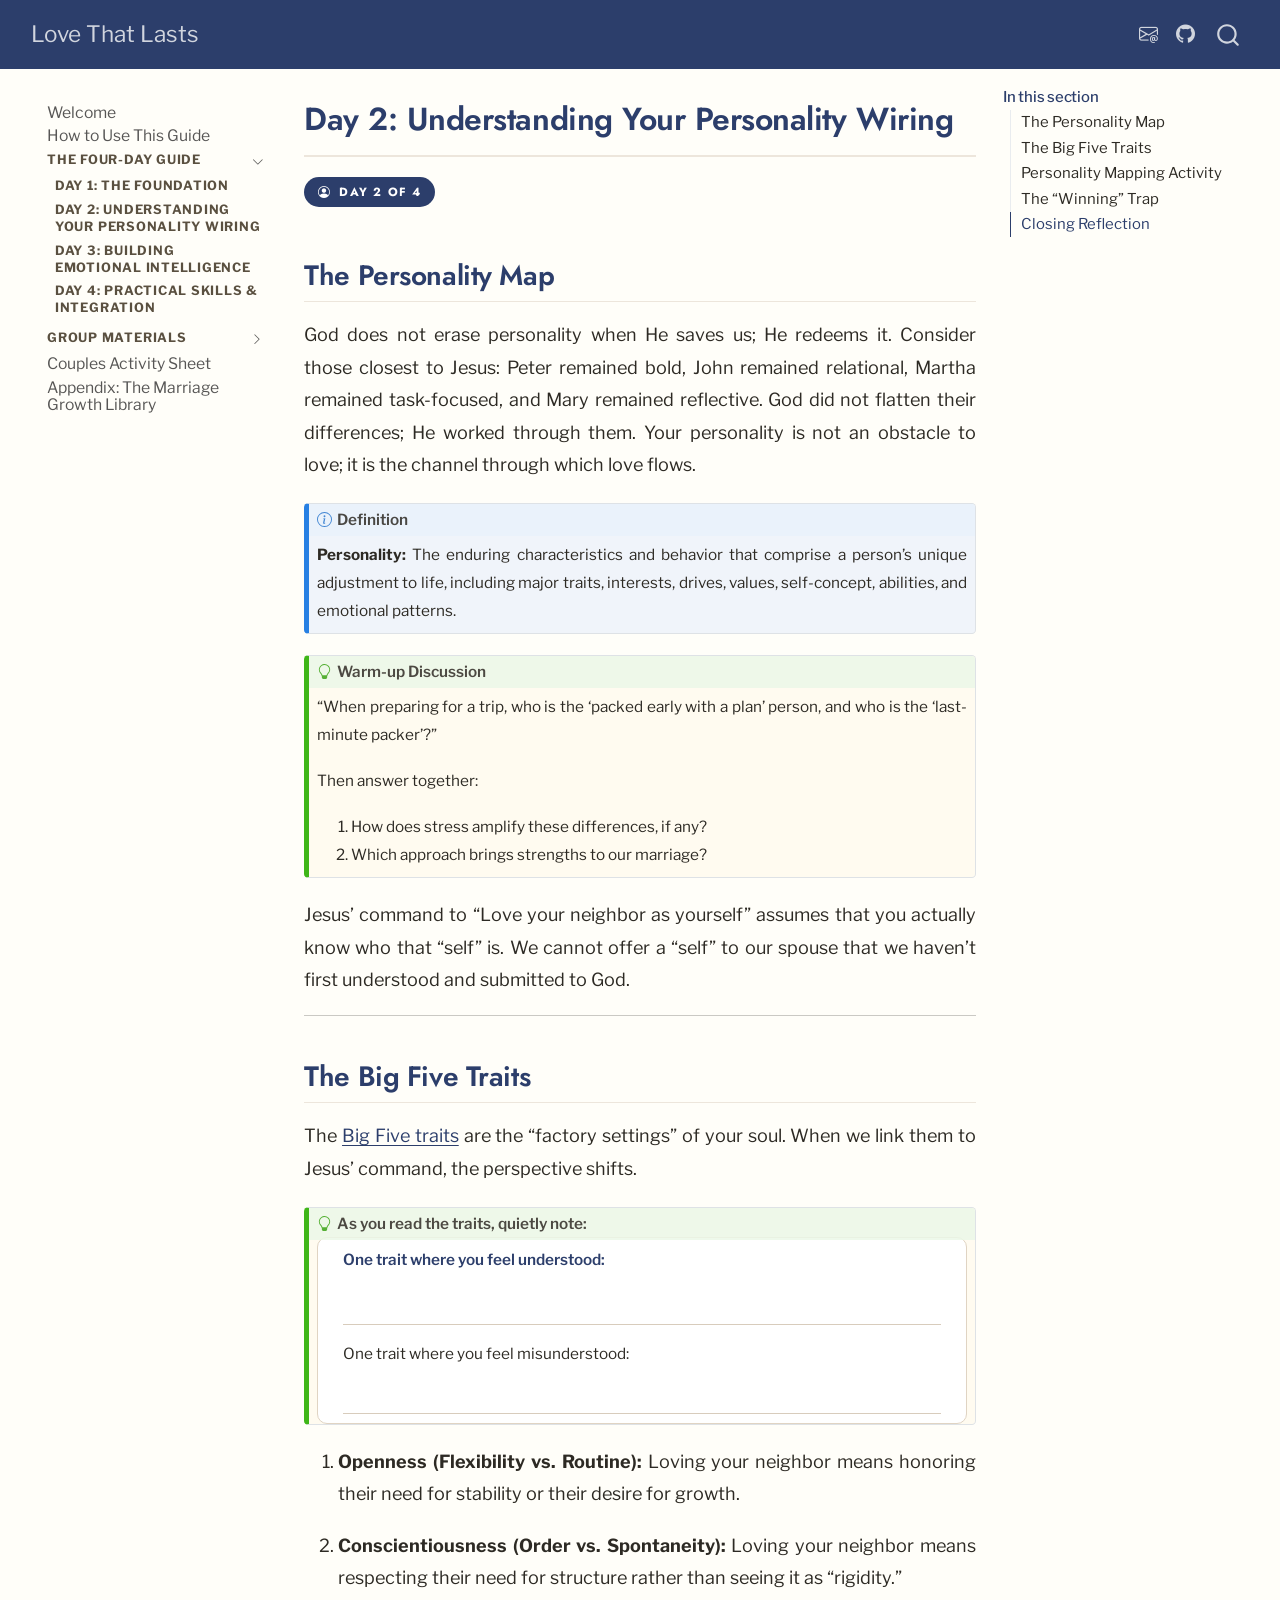
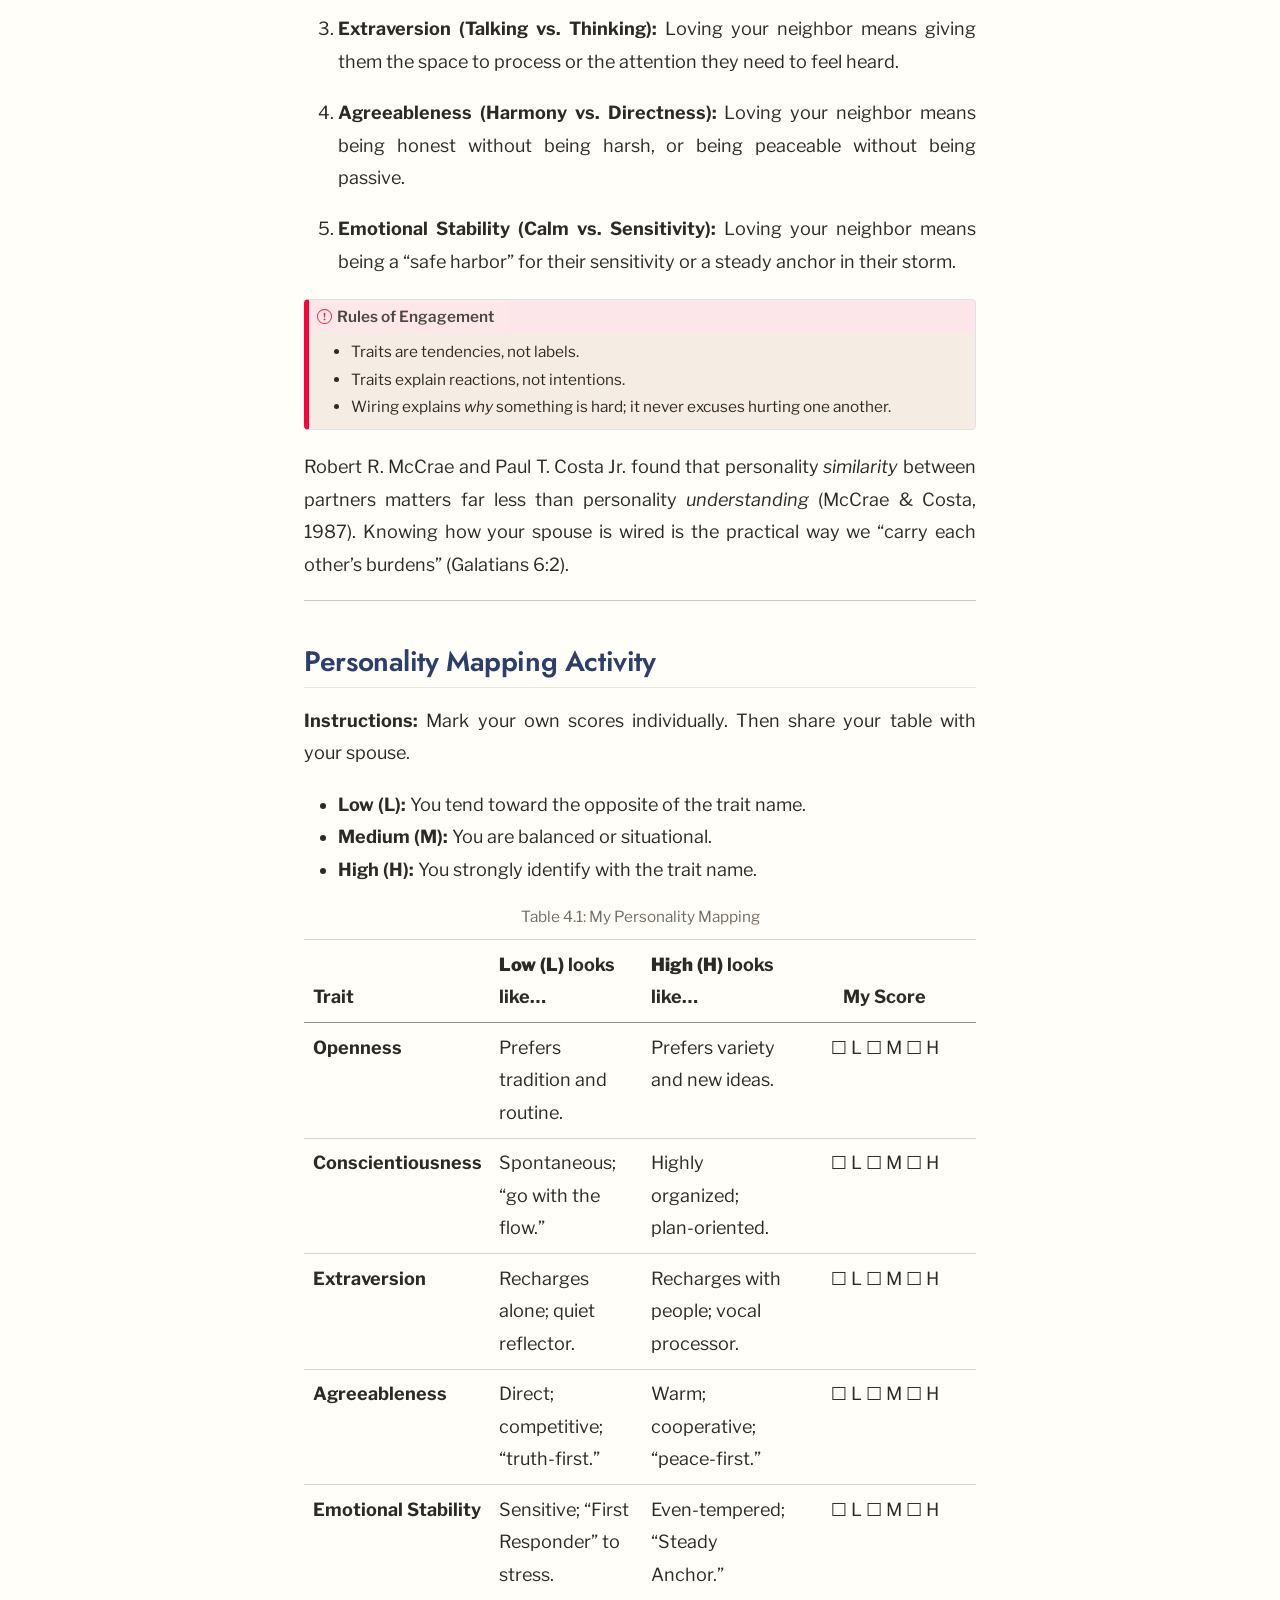
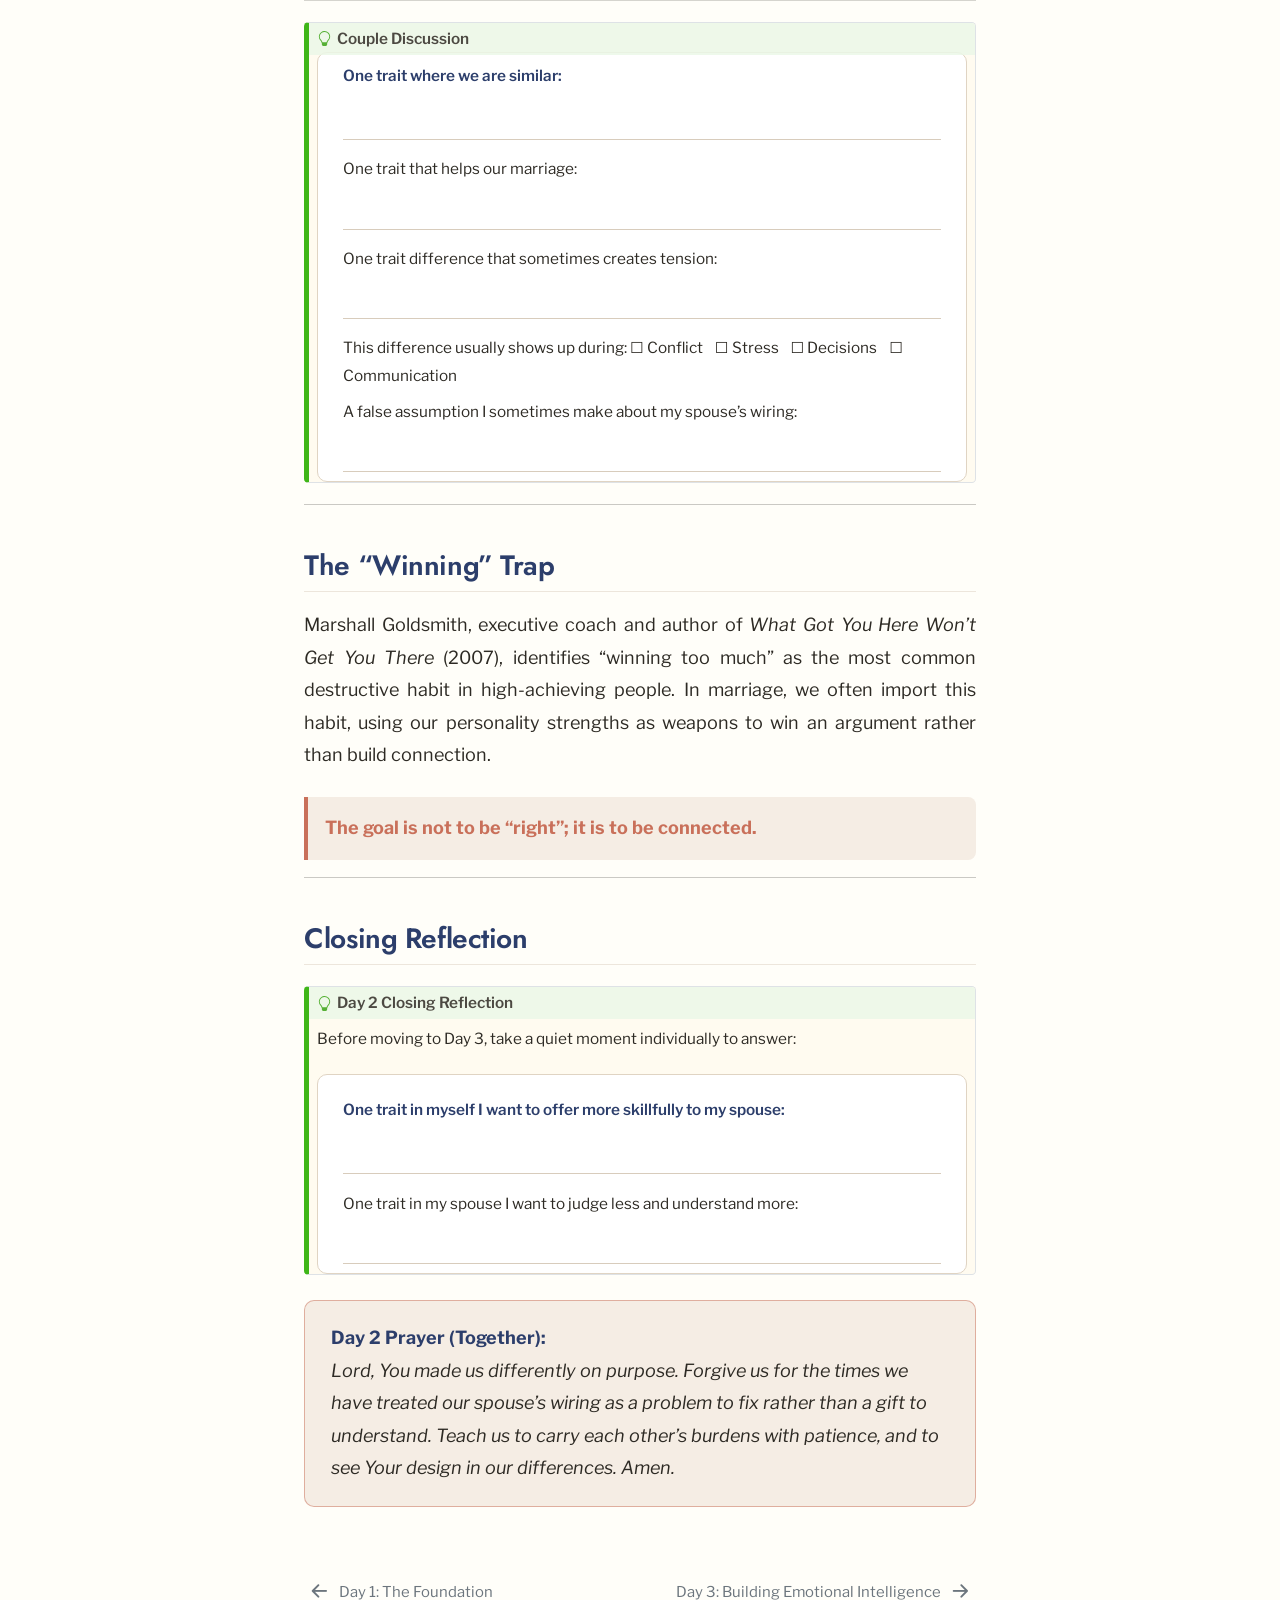
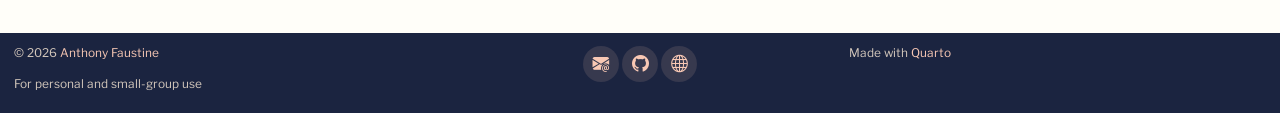
<file: day-02.html>
<!DOCTYPE html>
<html xmlns="http://www.w3.org/1999/xhtml" lang="en" xml:lang="en"><head>

<meta charset="utf-8">
<meta name="generator" content="quarto-1.9.38">

<meta name="viewport" content="width=device-width, initial-scale=1.0, user-scalable=yes">


<title>Day 2: Understanding Your Personality Wiring – Love That Lasts</title>
<style>
/* Default styles provided by pandoc.
** See https://pandoc.org/MANUAL.html#variables-for-html for config info.
*/
code{white-space: pre-wrap;}
span.smallcaps{font-variant: small-caps;}
div.columns{display: flex; gap: min(4vw, 1.5em);}
div.column{flex: auto; overflow-x: auto;}
div.hanging-indent{margin-left: 1.5em; text-indent: -1.5em;}
ul.task-list{list-style: none;}
ul.task-list li input[type="checkbox"] {
  width: 0.8em;
  margin: 0 0.8em 0.2em -1em; /* quarto-specific, see https://github.com/quarto-dev/quarto-cli/issues/4556 */ 
  vertical-align: middle;
}
</style>


<script src="site_libs/quarto-nav/quarto-nav.js"></script>
<script src="site_libs/quarto-nav/headroom.min.js"></script>
<script src="site_libs/clipboard/clipboard.min.js"></script>
<script src="site_libs/quarto-search/autocomplete.umd.js"></script>
<script src="site_libs/quarto-search/fuse.min.js"></script>
<script src="site_libs/quarto-search/quarto-search.js"></script>
<meta name="quarto:offset" content="./">
<link href="./day-03.html" rel="next">
<link href="./day-01.html" rel="prev">
<script src="site_libs/quarto-html/quarto.js" type="module"></script>
<script src="site_libs/quarto-html/tabsets/tabsets.js" type="module"></script>
<script src="site_libs/quarto-html/popper.min.js"></script>
<script src="site_libs/quarto-html/tippy.umd.min.js"></script>
<script src="site_libs/quarto-html/anchor.min.js"></script>
<link href="site_libs/quarto-html/tippy.css" rel="stylesheet">
<link href="site_libs/quarto-html/quarto-syntax-highlighting-de63f62b328812d8e578a4d74e282472.css" rel="stylesheet" id="quarto-text-highlighting-styles">
<script src="site_libs/bootstrap/bootstrap.min.js"></script>
<link href="site_libs/bootstrap/bootstrap-icons.css" rel="stylesheet">
<link href="site_libs/bootstrap/bootstrap-31922fe49dbeeecc6615f260bb911b91.min.css" rel="stylesheet" append-hash="true" id="quarto-bootstrap" data-mode="light">
<script id="quarto-search-options" type="application/json">{
  "location": "navbar",
  "copy-button": false,
  "collapse-after": 3,
  "panel-placement": "end",
  "type": "overlay",
  "limit": 50,
  "keyboard-shortcut": [
    "f",
    "/",
    "s"
  ],
  "show-item-context": false,
  "language": {
    "search-no-results-text": "No results",
    "search-matching-documents-text": "matching documents",
    "search-copy-link-title": "Copy link to search",
    "search-hide-matches-text": "Hide additional matches",
    "search-more-match-text": "more match in this document",
    "search-more-matches-text": "more matches in this document",
    "search-clear-button-title": "Clear",
    "search-text-placeholder": "",
    "search-detached-cancel-button-title": "Cancel",
    "search-submit-button-title": "Submit",
    "search-label": "Search"
  }
}</script>
<style>html{ scroll-behavior: smooth; }</style>


</head>

<body class="nav-sidebar floating nav-fixed quarto-light">

<div id="quarto-search-results"></div>
  <header id="quarto-header" class="headroom fixed-top">
    <nav class="navbar navbar-expand-lg " data-bs-theme="dark">
      <div class="navbar-container container-fluid">
      <div class="navbar-brand-container mx-auto">
    <a class="navbar-brand" href="./index.html">
    <span class="navbar-title">Love That Lasts</span>
    </a>
  </div>
            <div id="quarto-search" class="" title="Search"></div>
          <button class="navbar-toggler" type="button" data-bs-toggle="collapse" data-bs-target="#navbarCollapse" aria-controls="navbarCollapse" role="menu" aria-expanded="false" aria-label="Toggle navigation" onclick="if (window.quartoToggleHeadroom) { window.quartoToggleHeadroom(); }">
  <span class="navbar-toggler-icon"></span>
</button>
          <div class="collapse navbar-collapse" id="navbarCollapse">
            <ul class="navbar-nav navbar-nav-scroll ms-auto">
  <li class="nav-item compact">
    <a class="nav-link" href="mailto:sambaiga@gmail.com"> <i class="bi bi-envelope-at" role="img" aria-label="Email Anthony Faustine">
</i> 
<span class="menu-text"></span></a>
  </li>  
  <li class="nav-item compact">
    <a class="nav-link" href="https://github.com/sambaiga"> <i class="bi bi-github" role="img" aria-label="GitHub">
</i> 
<span class="menu-text"></span></a>
  </li>  
</ul>
          </div> <!-- /navcollapse -->
            <div class="quarto-navbar-tools">
</div>
      </div> <!-- /container-fluid -->
    </nav>
  <nav class="quarto-secondary-nav">
    <div class="container-fluid d-flex">
      <button type="button" class="quarto-btn-toggle btn" data-bs-toggle="collapse" role="button" data-bs-target=".quarto-sidebar-collapse-item" aria-controls="quarto-sidebar" aria-expanded="false" aria-label="Toggle sidebar navigation" onclick="if (window.quartoToggleHeadroom) { window.quartoToggleHeadroom(); }">
        <i class="bi bi-layout-text-sidebar-reverse"></i>
      </button>
        <a class="flex-grow-1 no-decor" role="navigation" data-bs-toggle="collapse" data-bs-target=".quarto-sidebar-collapse-item" aria-controls="quarto-sidebar" aria-expanded="false" aria-label="Toggle sidebar navigation" onclick="if (window.quartoToggleHeadroom) { window.quartoToggleHeadroom(); }">      
          <h1 class="quarto-secondary-nav-title"><span class="chapter-title">Day 2: Understanding Your Personality Wiring</span></h1>
        </a>     
    </div>
  </nav>
</header>
<!-- content -->
<div id="quarto-content" class="quarto-container page-columns page-rows-contents page-layout-article page-navbar">
<!-- sidebar -->
  <nav id="quarto-sidebar" class="sidebar collapse collapse-horizontal quarto-sidebar-collapse-item sidebar-navigation floating overflow-auto">
    <div class="sidebar-menu-container"> 
    <ul class="list-unstyled mt-1">
        <li class="sidebar-item">
  <div class="sidebar-item-container"> 
  <a href="./index.html" class="sidebar-item-text sidebar-link"><span class="chapter-title">Welcome</span></a>
  </div>
</li>
        <li class="sidebar-item">
  <div class="sidebar-item-container"> 
  <a href="./how-to-use.html" class="sidebar-item-text sidebar-link"><span class="chapter-title">How to Use This Guide</span></a>
  </div>
</li>
        <li class="sidebar-item sidebar-item-section">
      <div class="sidebar-item-container"> 
            <a class="sidebar-item-text sidebar-link text-start" data-bs-toggle="collapse" data-bs-target="#quarto-sidebar-section-1" role="navigation" aria-expanded="true">
 <span class="menu-text">The Four-Day Guide</span></a>
          <a class="sidebar-item-toggle text-start" data-bs-toggle="collapse" data-bs-target="#quarto-sidebar-section-1" role="navigation" aria-expanded="true" aria-label="Toggle section">
            <i class="bi bi-chevron-right ms-2"></i>
          </a> 
      </div>
      <ul id="quarto-sidebar-section-1" class="collapse list-unstyled sidebar-section depth1 show">  
          <li class="sidebar-item">
  <div class="sidebar-item-container"> 
  <a href="./day-01.html" class="sidebar-item-text sidebar-link"><span class="chapter-title">Day 1: The Foundation</span></a>
  </div>
</li>
          <li class="sidebar-item">
  <div class="sidebar-item-container"> 
  <a href="./day-02.html" class="sidebar-item-text sidebar-link active"><span class="chapter-title">Day 2: Understanding Your Personality Wiring</span></a>
  </div>
</li>
          <li class="sidebar-item">
  <div class="sidebar-item-container"> 
  <a href="./day-03.html" class="sidebar-item-text sidebar-link"><span class="chapter-title">Day 3: Building Emotional Intelligence</span></a>
  </div>
</li>
          <li class="sidebar-item">
  <div class="sidebar-item-container"> 
  <a href="./day-04.html" class="sidebar-item-text sidebar-link"><span class="chapter-title">Day 4: Practical Skills &amp; Integration</span></a>
  </div>
</li>
      </ul>
  </li>
        <li class="sidebar-item sidebar-item-section">
      <div class="sidebar-item-container"> 
            <a class="sidebar-item-text sidebar-link text-start collapsed" data-bs-toggle="collapse" data-bs-target="#quarto-sidebar-section-2" role="navigation" aria-expanded="false">
 <span class="menu-text">Group Materials</span></a>
          <a class="sidebar-item-toggle text-start collapsed" data-bs-toggle="collapse" data-bs-target="#quarto-sidebar-section-2" role="navigation" aria-expanded="false" aria-label="Toggle section">
            <i class="bi bi-chevron-right ms-2"></i>
          </a> 
      </div>
      <ul id="quarto-sidebar-section-2" class="collapse list-unstyled sidebar-section depth1 ">  
          <li class="sidebar-item">
  <div class="sidebar-item-container"> 
  <a href="./group-husbands.html" class="sidebar-item-text sidebar-link"><span class="chapter-title">Husbands’ Group Reflection</span></a>
  </div>
</li>
          <li class="sidebar-item">
  <div class="sidebar-item-container"> 
  <a href="./group-wives.html" class="sidebar-item-text sidebar-link"><span class="chapter-title">Wives’ Group Reflection</span></a>
  </div>
</li>
      </ul>
  </li>
        <li class="sidebar-item">
  <div class="sidebar-item-container"> 
  <a href="./activity-sheet.html" class="sidebar-item-text sidebar-link"><span class="chapter-title">Couples Activity Sheet</span></a>
  </div>
</li>
        <li class="sidebar-item">
  <div class="sidebar-item-container"> 
  <a href="./appendix.html" class="sidebar-item-text sidebar-link"><span class="chapter-title">Appendix: The Marriage Growth Library</span></a>
  </div>
</li>
    </ul>
    </div>
</nav>
<div id="quarto-sidebar-glass" class="quarto-sidebar-collapse-item" data-bs-toggle="collapse" data-bs-target=".quarto-sidebar-collapse-item"></div>
<!-- margin-sidebar -->
    <div id="quarto-margin-sidebar" class="sidebar margin-sidebar">
        <nav id="TOC" role="doc-toc" class="toc-active">
    <h2 id="toc-title">In this section</h2>
   
  <ul>
  <li><a href="#the-personality-map" id="toc-the-personality-map" class="nav-link active" data-scroll-target="#the-personality-map">The Personality Map</a></li>
  <li><a href="#the-big-five-traits" id="toc-the-big-five-traits" class="nav-link" data-scroll-target="#the-big-five-traits">The Big Five Traits</a></li>
  <li><a href="#personality-mapping-activity" id="toc-personality-mapping-activity" class="nav-link" data-scroll-target="#personality-mapping-activity">Personality Mapping Activity</a></li>
  <li><a href="#the-winning-trap" id="toc-the-winning-trap" class="nav-link" data-scroll-target="#the-winning-trap">The “Winning” Trap</a></li>
  <li><a href="#closing-reflection" id="toc-closing-reflection" class="nav-link" data-scroll-target="#closing-reflection">Closing Reflection</a></li>
  </ul>
</nav>
    </div>
<!-- main -->
<main class="content" id="quarto-document-content">

<header id="title-block-header" class="quarto-title-block default">
<div class="quarto-title">
<h1 class="title d-none d-lg-block"><span class="chapter-title">Day 2: Understanding Your Personality Wiring</span></h1>
</div>



<div class="quarto-title-meta">

    
  
    
  </div>
  


</header>


<p><span class="day-badge"><i class="bi bi-person-circle"></i> Day 2 of 4</span></p>
<section id="the-personality-map" class="level2">
<h2 class="anchored" data-anchor-id="the-personality-map">The Personality Map</h2>
<p>God does not erase personality when He saves us; He redeems it. Consider those closest to Jesus: Peter remained bold, John remained relational, Martha remained task-focused, and Mary remained reflective. God did not flatten their differences; He worked through them. Your personality is not an obstacle to love; it is the channel through which love flows.</p>
<div class="callout callout-style-default callout-note callout-titled">
<div class="callout-header d-flex align-content-center">
<div class="callout-icon-container">
<i class="callout-icon"></i>
</div>
<div class="callout-title-container flex-fill">
<span class="screen-reader-only">Note</span>Definition
</div>
</div>
<div class="callout-body-container callout-body">
<p><strong>Personality:</strong> The enduring characteristics and behavior that comprise a person’s unique adjustment to life, including major traits, interests, drives, values, self-concept, abilities, and emotional patterns.</p>
</div>
</div>
<div class="callout callout-style-default callout-tip callout-titled">
<div class="callout-header d-flex align-content-center">
<div class="callout-icon-container">
<i class="callout-icon"></i>
</div>
<div class="callout-title-container flex-fill">
<span class="screen-reader-only">Tip</span>Warm-up Discussion
</div>
</div>
<div class="callout-body-container callout-body">
<p>“When preparing for a trip, who is the ‘packed early with a plan’ person, and who is the ‘last-minute packer’?”</p>
<p>Then answer together:</p>
<ol type="1">
<li>How does stress amplify these differences, if any?</li>
<li>Which approach brings strengths to our marriage?</li>
</ol>
</div>
</div>
<p>Jesus’ command to “Love your neighbor as yourself” assumes that you actually know who that “self” is. We cannot offer a “self” to our spouse that we haven’t first understood and submitted to God.</p>
<hr>
</section>
<section id="the-big-five-traits" class="level2">
<h2 class="anchored" data-anchor-id="the-big-five-traits">The Big Five Traits</h2>
<p>The <a href="https://open.baypath.edu/psy321book/chapter/c19p2/">Big Five traits</a> are the “factory settings” of your soul. When we link them to Jesus’ command, the perspective shifts.</p>
<div class="callout callout-style-default callout-tip callout-titled">
<div class="callout-header d-flex align-content-center">
<div class="callout-icon-container">
<i class="callout-icon"></i>
</div>
<div class="callout-title-container flex-fill">
<span class="screen-reader-only">Tip</span>As you read the traits, quietly note:
</div>
</div>
<div class="callout-body-container callout-body">
<div class="reflection-box">
<p>One trait where you feel understood:</p>
<div class="write-line">

</div>
<p>One trait where you feel misunderstood:</p>
<div class="write-line">

</div>
</div>
</div>
</div>
<ol type="1">
<li><p><strong>Openness (Flexibility vs.&nbsp;Routine):</strong> Loving your neighbor means honoring their need for stability or their desire for growth.</p></li>
<li><p><strong>Conscientiousness (Order vs.&nbsp;Spontaneity):</strong> Loving your neighbor means respecting their need for structure rather than seeing it as “rigidity.”</p></li>
<li><p><strong>Extraversion (Talking vs.&nbsp;Thinking):</strong> Loving your neighbor means giving them the space to process or the attention they need to feel heard.</p></li>
<li><p><strong>Agreeableness (Harmony vs.&nbsp;Directness):</strong> Loving your neighbor means being honest without being harsh, or being peaceable without being passive.</p></li>
<li><p><strong>Emotional Stability (Calm vs.&nbsp;Sensitivity):</strong> Loving your neighbor means being a “safe harbor” for their sensitivity or a steady anchor in their storm.</p></li>
</ol>
<div class="callout callout-style-default callout-important callout-titled">
<div class="callout-header d-flex align-content-center">
<div class="callout-icon-container">
<i class="callout-icon"></i>
</div>
<div class="callout-title-container flex-fill">
<span class="screen-reader-only">Important</span>Rules of Engagement
</div>
</div>
<div class="callout-body-container callout-body">
<ul>
<li>Traits are tendencies, not labels.</li>
<li>Traits explain reactions, not intentions.</li>
<li>Wiring explains <em>why</em> something is hard; it never excuses hurting one another.</li>
</ul>
</div>
</div>
<p>Robert R. McCrae and Paul T. Costa Jr.&nbsp;found that personality <em>similarity</em> between partners matters far less than personality <em>understanding</em> (McCrae &amp; Costa, 1987). Knowing how your spouse is wired is the practical way we “carry each other’s burdens” (Galatians 6:2).</p>
<hr>
</section>
<section id="personality-mapping-activity" class="level2">
<h2 class="anchored" data-anchor-id="personality-mapping-activity">Personality Mapping Activity</h2>
<p><strong>Instructions:</strong> Mark your own scores individually. Then share your table with your spouse.</p>
<ul>
<li><strong>Low (L):</strong> You tend toward the opposite of the trait name.</li>
<li><strong>Medium (M):</strong> You are balanced or situational.</li>
<li><strong>High (H):</strong> You strongly identify with the trait name.</li>
</ul>
<div id="tbl-bigfive" class="quarto-float quarto-figure quarto-figure-center anchored">
<figure class="quarto-float quarto-float-tbl figure">
<figcaption class="quarto-float-caption-top quarto-float-caption quarto-float-tbl" id="tbl-bigfive-caption-0ceaefa1-69ba-4598-a22c-09a6ac19f8ca">
Table&nbsp;4.1: My Personality Mapping
</figcaption>
<div aria-describedby="tbl-bigfive-caption-0ceaefa1-69ba-4598-a22c-09a6ac19f8ca">
<table class="caption-top table">
<colgroup>
<col style="width: 23%">
<col style="width: 23%">
<col style="width: 23%">
<col style="width: 29%">
</colgroup>
<thead>
<tr class="header">
<th style="text-align: left;">Trait</th>
<th style="text-align: left;"><strong>Low (L)</strong> looks like…</th>
<th style="text-align: left;"><strong>High (H)</strong> looks like…</th>
<th style="text-align: center;">My Score</th>
</tr>
</thead>
<tbody>
<tr class="odd">
<td style="text-align: left;"><strong>Openness</strong></td>
<td style="text-align: left;">Prefers tradition and routine.</td>
<td style="text-align: left;">Prefers variety and new ideas.</td>
<td style="text-align: center;">☐ L ☐ M ☐ H</td>
</tr>
<tr class="even">
<td style="text-align: left;"><strong>Conscientiousness</strong></td>
<td style="text-align: left;">Spontaneous; “go with the flow.”</td>
<td style="text-align: left;">Highly organized; plan-oriented.</td>
<td style="text-align: center;">☐ L ☐ M ☐ H</td>
</tr>
<tr class="odd">
<td style="text-align: left;"><strong>Extraversion</strong></td>
<td style="text-align: left;">Recharges alone; quiet reflector.</td>
<td style="text-align: left;">Recharges with people; vocal processor.</td>
<td style="text-align: center;">☐ L ☐ M ☐ H</td>
</tr>
<tr class="even">
<td style="text-align: left;"><strong>Agreeableness</strong></td>
<td style="text-align: left;">Direct; competitive; “truth-first.”</td>
<td style="text-align: left;">Warm; cooperative; “peace-first.”</td>
<td style="text-align: center;">☐ L ☐ M ☐ H</td>
</tr>
<tr class="odd">
<td style="text-align: left;"><strong>Emotional Stability</strong></td>
<td style="text-align: left;">Sensitive; “First Responder” to stress.</td>
<td style="text-align: left;">Even-tempered; “Steady Anchor.”</td>
<td style="text-align: center;">☐ L ☐ M ☐ H</td>
</tr>
</tbody>
</table>
</div>
</figure>
</div>
<div class="callout callout-style-default callout-tip callout-titled">
<div class="callout-header d-flex align-content-center">
<div class="callout-icon-container">
<i class="callout-icon"></i>
</div>
<div class="callout-title-container flex-fill">
<span class="screen-reader-only">Tip</span>Couple Discussion
</div>
</div>
<div class="callout-body-container callout-body">
<div class="reflection-box">
<p>One trait where we are similar:</p>
<div class="write-line">

</div>
<p>One trait that helps our marriage:</p>
<div class="write-line">

</div>
<p>One trait difference that sometimes creates tension:</p>
<div class="write-line">

</div>
<p>This difference usually shows up during: ☐ Conflict &nbsp;&nbsp; ☐ Stress &nbsp;&nbsp; ☐ Decisions &nbsp;&nbsp; ☐ Communication</p>
<p>A false assumption I sometimes make about my spouse’s wiring:</p>
<div class="write-line">

</div>
</div>
</div>
</div>
<hr>
</section>
<section id="the-winning-trap" class="level2">
<h2 class="anchored" data-anchor-id="the-winning-trap">The “Winning” Trap</h2>
<p>Marshall Goldsmith, executive coach and author of <em>What Got You Here Won’t Get You There</em> (2007), identifies “winning too much” as the most common destructive habit in high-achieving people. In marriage, we often import this habit, using our personality strengths as weapons to win an argument rather than build connection.</p>
<blockquote class="blockquote">
<p><strong>The goal is not to be “right”; it is to be connected.</strong></p>
</blockquote>
<hr>
</section>
<section id="closing-reflection" class="level2">
<h2 class="anchored" data-anchor-id="closing-reflection">Closing Reflection</h2>
<div class="callout callout-style-default callout-tip callout-titled">
<div class="callout-header d-flex align-content-center">
<div class="callout-icon-container">
<i class="callout-icon"></i>
</div>
<div class="callout-title-container flex-fill">
<span class="screen-reader-only">Tip</span>Day 2 Closing Reflection
</div>
</div>
<div class="callout-body-container callout-body">
<p>Before moving to Day 3, take a quiet moment individually to answer:</p>
<div class="reflection-box">
<p>One trait in myself I want to offer more skillfully to my spouse:</p>
<div class="write-line">

</div>
<p>One trait in my spouse I want to judge less and understand more:</p>
<div class="write-line">

</div>
</div>
</div>
</div>
<div class="prayer-box">
<p><strong>Day 2 Prayer (Together):</strong></p>
<p><em>Lord, You made us differently on purpose. Forgive us for the times we have treated our spouse’s wiring as a problem to fix rather than a gift to understand. Teach us to carry each other’s burdens with patience, and to see Your design in our differences. Amen.</em></p>
</div>


</section>

</main> <!-- /main -->
<script id="quarto-html-after-body" type="application/javascript">
  window.document.addEventListener("DOMContentLoaded", function (event) {
    const icon = "";
    const anchorJS = new window.AnchorJS();
    anchorJS.options = {
      placement: 'right',
      icon: icon
    };
    anchorJS.add('.anchored');
    const isCodeAnnotation = (el) => {
      for (const clz of el.classList) {
        if (clz.startsWith('code-annotation-')) {                     
          return true;
        }
      }
      return false;
    }
    const onCopySuccess = function(e) {
      // button target
      const button = e.trigger;
      // don't keep focus
      button.blur();
      // flash "checked"
      button.classList.add('code-copy-button-checked');
      var currentTitle = button.getAttribute("title");
      button.setAttribute("title", "Copied!");
      let tooltip;
      if (window.bootstrap) {
        button.setAttribute("data-bs-toggle", "tooltip");
        button.setAttribute("data-bs-placement", "left");
        button.setAttribute("data-bs-title", "Copied!");
        tooltip = new bootstrap.Tooltip(button, 
          { trigger: "manual", 
            customClass: "code-copy-button-tooltip",
            offset: [0, -8]});
        tooltip.show();    
      }
      setTimeout(function() {
        if (tooltip) {
          tooltip.hide();
          button.removeAttribute("data-bs-title");
          button.removeAttribute("data-bs-toggle");
          button.removeAttribute("data-bs-placement");
        }
        button.setAttribute("title", currentTitle);
        button.classList.remove('code-copy-button-checked');
      }, 1000);
      // clear code selection
      e.clearSelection();
    }
    const getTextToCopy = function(trigger) {
      const outerScaffold = trigger.parentElement.cloneNode(true);
      const codeEl = outerScaffold.querySelector('code');
      for (const childEl of codeEl.children) {
        if (isCodeAnnotation(childEl)) {
          childEl.remove();
        }
      }
      return codeEl.innerText;
    }
    const clipboard = new window.ClipboardJS('.code-copy-button:not([data-in-quarto-modal])', {
      text: getTextToCopy
    });
    clipboard.on('success', onCopySuccess);
    if (window.document.getElementById('quarto-embedded-source-code-modal')) {
      const clipboardModal = new window.ClipboardJS('.code-copy-button[data-in-quarto-modal]', {
        text: getTextToCopy,
        container: window.document.getElementById('quarto-embedded-source-code-modal')
      });
      clipboardModal.on('success', onCopySuccess);
    }
      var localhostRegex = new RegExp(/^(?:http|https):\/\/localhost\:?[0-9]*\//);
      var mailtoRegex = new RegExp(/^mailto:/);
        var filterRegex = new RegExp("https:\/\/sambaiga\.github\.io\/love-that-lasts\/");
      var isInternal = (href) => {
          return filterRegex.test(href) || localhostRegex.test(href) || mailtoRegex.test(href);
      }
      // Inspect non-navigation links and adorn them if external
     var links = window.document.querySelectorAll('a[href]:not(.nav-link):not(.navbar-brand):not(.toc-action):not(.sidebar-link):not(.sidebar-item-toggle):not(.pagination-link):not(.no-external):not([aria-hidden]):not(.dropdown-item):not(.quarto-navigation-tool):not(.about-link)');
      for (var i=0; i<links.length; i++) {
        const link = links[i];
        if (!isInternal(link.href)) {
          // undo the damage that might have been done by quarto-nav.js in the case of
          // links that we want to consider external
          if (link.dataset.originalHref !== undefined) {
            link.href = link.dataset.originalHref;
          }
        }
      }
    function tippyHover(el, contentFn, onTriggerFn, onUntriggerFn) {
      const config = {
        allowHTML: true,
        maxWidth: 500,
        delay: 100,
        arrow: false,
        appendTo: function(el) {
            return el.parentElement;
        },
        interactive: true,
        interactiveBorder: 10,
        theme: 'quarto',
        placement: 'bottom-start',
      };
      if (contentFn) {
        config.content = contentFn;
      }
      if (onTriggerFn) {
        config.onTrigger = onTriggerFn;
      }
      if (onUntriggerFn) {
        config.onUntrigger = onUntriggerFn;
      }
      window.tippy(el, config); 
    }
    const noterefs = window.document.querySelectorAll('a[role="doc-noteref"]');
    for (var i=0; i<noterefs.length; i++) {
      const ref = noterefs[i];
      tippyHover(ref, function() {
        // use id or data attribute instead here
        let href = ref.getAttribute('data-footnote-href') || ref.getAttribute('href');
        try { href = new URL(href).hash; } catch {}
        const id = href.replace(/^#\/?/, "");
        const note = window.document.getElementById(id);
        if (note) {
          return note.innerHTML;
        } else {
          return "";
        }
      });
    }
    const xrefs = window.document.querySelectorAll('a.quarto-xref');
    const processXRef = (id, note) => {
      // Strip column container classes
      const stripColumnClz = (el) => {
        el.classList.remove("page-full", "page-columns");
        if (el.children) {
          for (const child of el.children) {
            stripColumnClz(child);
          }
        }
      }
      stripColumnClz(note)
      if (id === null || id.startsWith('sec-')) {
        // Special case sections, only their first couple elements
        const container = document.createElement("div");
        if (note.children && note.children.length > 2) {
          container.appendChild(note.children[0].cloneNode(true));
          for (let i = 1; i < note.children.length; i++) {
            const child = note.children[i];
            if (child.tagName === "P" && child.innerText === "") {
              continue;
            } else {
              container.appendChild(child.cloneNode(true));
              break;
            }
          }
          if (window.Quarto?.typesetMath) {
            window.Quarto.typesetMath(container);
          }
          return container.innerHTML
        } else {
          if (window.Quarto?.typesetMath) {
            window.Quarto.typesetMath(note);
          }
          return note.innerHTML;
        }
      } else {
        // Remove any anchor links if they are present
        const anchorLink = note.querySelector('a.anchorjs-link');
        if (anchorLink) {
          anchorLink.remove();
        }
        if (window.Quarto?.typesetMath) {
          window.Quarto.typesetMath(note);
        }
        if (note.classList.contains("callout")) {
          return note.outerHTML;
        } else {
          return note.innerHTML;
        }
      }
    }
    for (var i=0; i<xrefs.length; i++) {
      const xref = xrefs[i];
      tippyHover(xref, undefined, function(instance) {
        instance.disable();
        let url = xref.getAttribute('href');
        let hash = undefined; 
        if (url.startsWith('#')) {
          hash = url;
        } else {
          try { hash = new URL(url).hash; } catch {}
        }
        if (hash) {
          const id = hash.replace(/^#\/?/, "");
          const note = window.document.getElementById(id);
          if (note !== null) {
            try {
              const html = processXRef(id, note.cloneNode(true));
              instance.setContent(html);
            } finally {
              instance.enable();
              instance.show();
            }
          } else {
            // See if we can fetch this
            fetch(url.split('#')[0])
            .then(res => res.text())
            .then(html => {
              const parser = new DOMParser();
              const htmlDoc = parser.parseFromString(html, "text/html");
              const note = htmlDoc.getElementById(id);
              if (note !== null) {
                const html = processXRef(id, note);
                instance.setContent(html);
              } 
            }).finally(() => {
              instance.enable();
              instance.show();
            });
          }
        } else {
          // See if we can fetch a full url (with no hash to target)
          // This is a special case and we should probably do some content thinning / targeting
          fetch(url)
          .then(res => res.text())
          .then(html => {
            const parser = new DOMParser();
            const htmlDoc = parser.parseFromString(html, "text/html");
            const note = htmlDoc.querySelector('main.content');
            if (note !== null) {
              // This should only happen for chapter cross references
              // (since there is no id in the URL)
              // remove the first header
              if (note.children.length > 0 && note.children[0].tagName === "HEADER") {
                note.children[0].remove();
              }
              const html = processXRef(null, note);
              instance.setContent(html);
            } 
          }).finally(() => {
            instance.enable();
            instance.show();
          });
        }
      }, function(instance) {
      });
    }
        let selectedAnnoteEl;
        const selectorForAnnotation = ( cell, annotation) => {
          let cellAttr = 'data-code-cell="' + cell + '"';
          let lineAttr = 'data-code-annotation="' +  annotation + '"';
          const selector = 'span[' + cellAttr + '][' + lineAttr + ']';
          return selector;
        }
        const selectCodeLines = (annoteEl) => {
          const doc = window.document;
          const targetCell = annoteEl.getAttribute("data-target-cell");
          const targetAnnotation = annoteEl.getAttribute("data-target-annotation");
          const annoteSpan = window.document.querySelector(selectorForAnnotation(targetCell, targetAnnotation));
          const lines = annoteSpan.getAttribute("data-code-lines").split(",");
          const lineIds = lines.map((line) => {
            return targetCell + "-" + line;
          })
          let top = null;
          let height = null;
          let parent = null;
          if (lineIds.length > 0) {
              //compute the position of the single el (top and bottom and make a div)
              const el = window.document.getElementById(lineIds[0]);
              top = el.offsetTop;
              height = el.offsetHeight;
              parent = el.parentElement.parentElement;
            if (lineIds.length > 1) {
              const lastEl = window.document.getElementById(lineIds[lineIds.length - 1]);
              const bottom = lastEl.offsetTop + lastEl.offsetHeight;
              height = bottom - top;
            }
            if (top !== null && height !== null && parent !== null) {
              // cook up a div (if necessary) and position it 
              let div = window.document.getElementById("code-annotation-line-highlight");
              if (div === null) {
                div = window.document.createElement("div");
                div.setAttribute("id", "code-annotation-line-highlight");
                div.style.position = 'absolute';
                parent.appendChild(div);
              }
              div.style.top = top - 2 + "px";
              div.style.height = height + 4 + "px";
              div.style.left = 0;
              let gutterDiv = window.document.getElementById("code-annotation-line-highlight-gutter");
              if (gutterDiv === null) {
                gutterDiv = window.document.createElement("div");
                gutterDiv.setAttribute("id", "code-annotation-line-highlight-gutter");
                gutterDiv.style.position = 'absolute';
                const codeCell = window.document.getElementById(targetCell);
                const gutter = codeCell.querySelector('.code-annotation-gutter');
                gutter.appendChild(gutterDiv);
              }
              gutterDiv.style.top = top - 2 + "px";
              gutterDiv.style.height = height + 4 + "px";
            }
            selectedAnnoteEl = annoteEl;
          }
        };
        const unselectCodeLines = () => {
          const elementsIds = ["code-annotation-line-highlight", "code-annotation-line-highlight-gutter"];
          elementsIds.forEach((elId) => {
            const div = window.document.getElementById(elId);
            if (div) {
              div.remove();
            }
          });
          selectedAnnoteEl = undefined;
        };
          // Handle positioning of the toggle
      window.addEventListener(
        "resize",
        throttle(() => {
          elRect = undefined;
          if (selectedAnnoteEl) {
            selectCodeLines(selectedAnnoteEl);
          }
        }, 10)
      );
      function throttle(fn, ms) {
      let throttle = false;
      let timer;
        return (...args) => {
          if(!throttle) { // first call gets through
              fn.apply(this, args);
              throttle = true;
          } else { // all the others get throttled
              if(timer) clearTimeout(timer); // cancel #2
              timer = setTimeout(() => {
                fn.apply(this, args);
                timer = throttle = false;
              }, ms);
          }
        };
      }
        // Attach click handler to the DT
        const annoteDls = window.document.querySelectorAll('dt[data-target-cell]');
        for (const annoteDlNode of annoteDls) {
          annoteDlNode.addEventListener('click', (event) => {
            const clickedEl = event.target;
            if (clickedEl !== selectedAnnoteEl) {
              unselectCodeLines();
              const activeEl = window.document.querySelector('dt[data-target-cell].code-annotation-active');
              if (activeEl) {
                activeEl.classList.remove('code-annotation-active');
              }
              selectCodeLines(clickedEl);
              clickedEl.classList.add('code-annotation-active');
            } else {
              // Unselect the line
              unselectCodeLines();
              clickedEl.classList.remove('code-annotation-active');
            }
          });
        }
    const findCites = (el) => {
      const parentEl = el.parentElement;
      if (parentEl) {
        const cites = parentEl.dataset.cites;
        if (cites) {
          return {
            el,
            cites: cites.split(' ')
          };
        } else {
          return findCites(el.parentElement)
        }
      } else {
        return undefined;
      }
    };
    var bibliorefs = window.document.querySelectorAll('a[role="doc-biblioref"]');
    for (var i=0; i<bibliorefs.length; i++) {
      const ref = bibliorefs[i];
      const citeInfo = findCites(ref);
      if (citeInfo) {
        tippyHover(citeInfo.el, function() {
          var popup = window.document.createElement('div');
          citeInfo.cites.forEach(function(cite) {
            var citeDiv = window.document.createElement('div');
            citeDiv.classList.add('hanging-indent');
            citeDiv.classList.add('csl-entry');
            var biblioDiv = window.document.getElementById('ref-' + cite);
            if (biblioDiv) {
              citeDiv.innerHTML = biblioDiv.innerHTML;
            }
            popup.appendChild(citeDiv);
          });
          return popup.innerHTML;
        });
      }
    }
  });
  </script>
<nav class="page-navigation">
  <div class="nav-page nav-page-previous">
      <a href="./day-01.html" class="pagination-link" aria-label="Day 1: The Foundation">
        <i class="bi bi-arrow-left-short"></i> <span class="nav-page-text"><span class="chapter-title">Day 1: The Foundation</span></span>
      </a>          
  </div>
  <div class="nav-page nav-page-next">
      <a href="./day-03.html" class="pagination-link" aria-label="Day 3: Building Emotional Intelligence">
        <span class="nav-page-text"><span class="chapter-title">Day 3: Building Emotional Intelligence</span></span> <i class="bi bi-arrow-right-short"></i>
      </a>
  </div>
</nav>
</div> <!-- /content -->
<footer class="footer">
  <div class="nav-footer">
    <div class="nav-footer-left">
<p><span class="faux-block">© 2026 <a href="https://sambaiga.github.io/">Anthony Faustine</a></span> <span class="faux-block">For personal and small-group use</span></p>
</div>   
    <div class="nav-footer-center">
<div class="footer-social">
<p><a href="mailto:sambaiga@gmail.com" title="Email"><i class="bi bi-envelope-at-fill"></i></a> <a href="https://github.com/sambaiga" title="GitHub"><i class="bi bi-github"></i></a> <a href="https://sambaiga.github.io" title="Website"><i class="bi bi-globe"></i></a></p>
</div>
</div>
    <div class="nav-footer-right">
<p><span class="faux-block">Made with <a href="https://quarto.org">Quarto</a></span></p>
</div>
  </div>
</footer>




<script src="site_libs/quarto-html/zenscroll-min.js"></script>
</body></html>
</file>
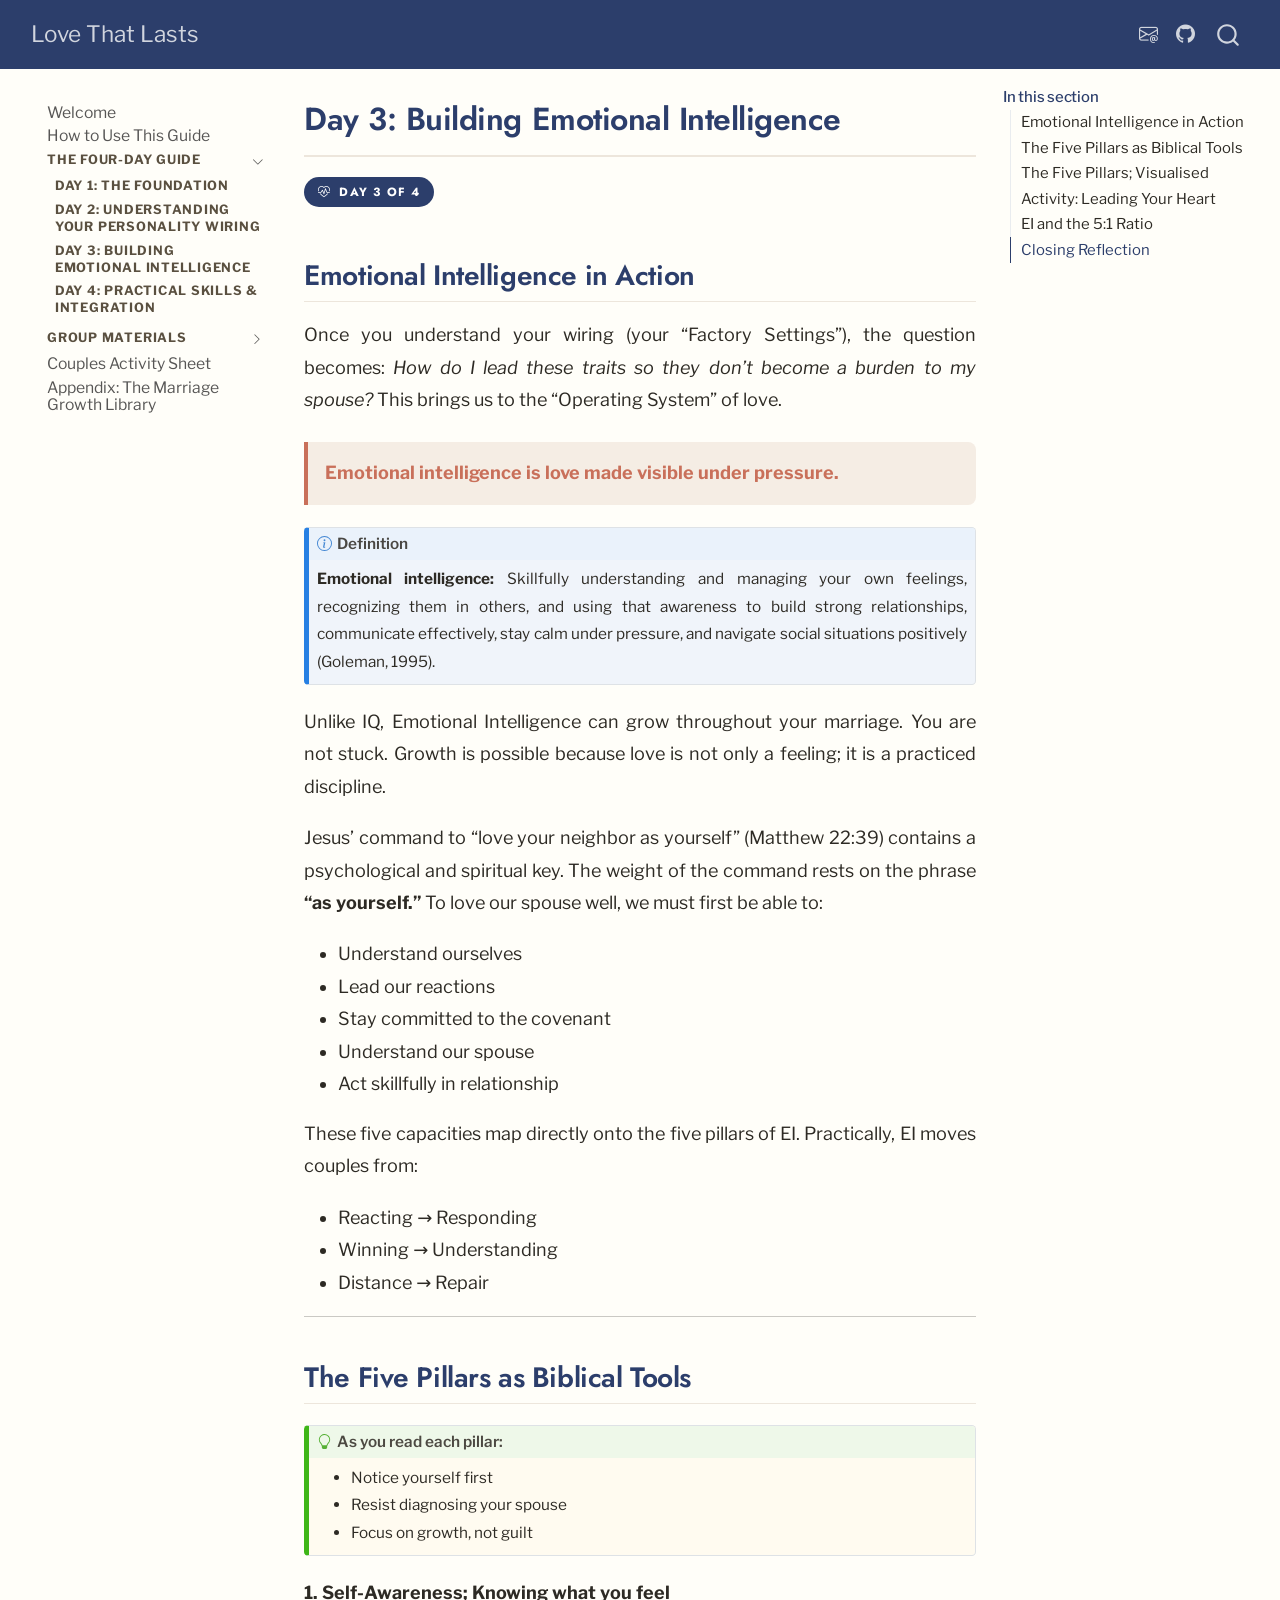
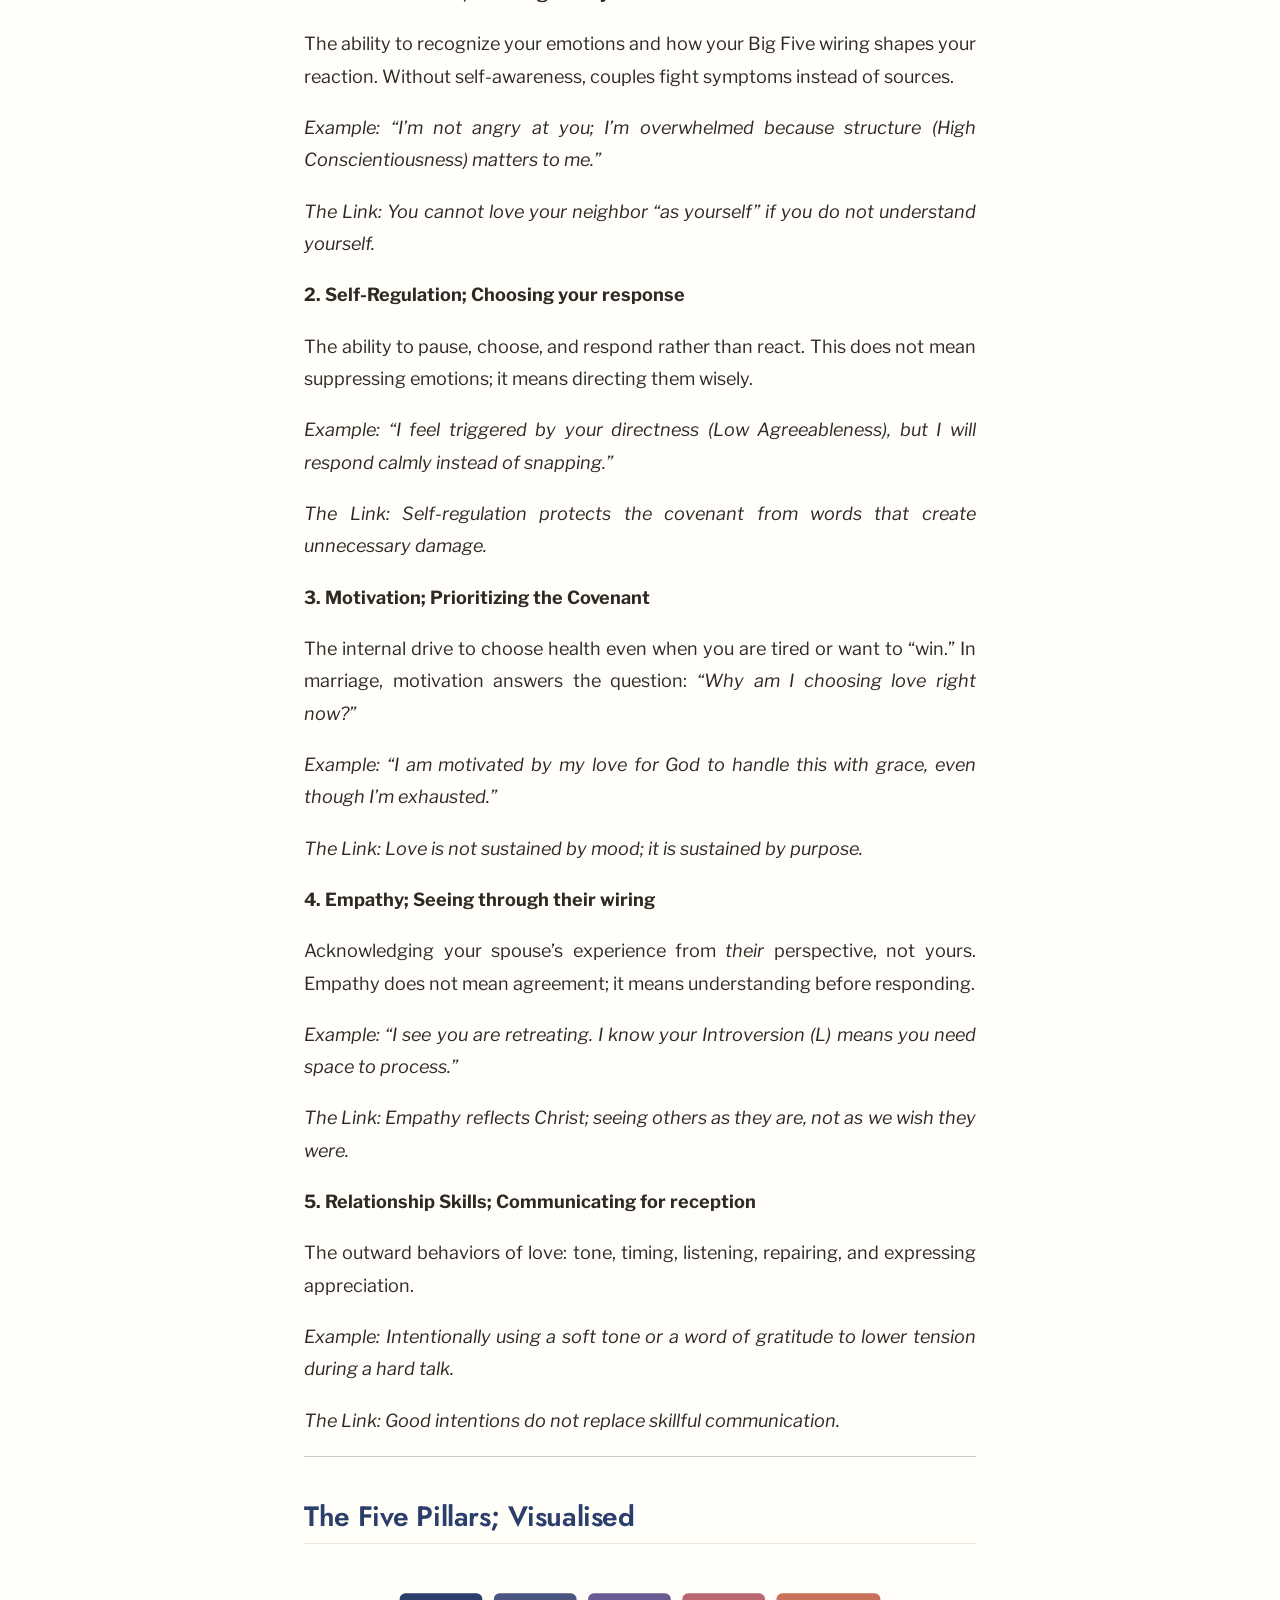
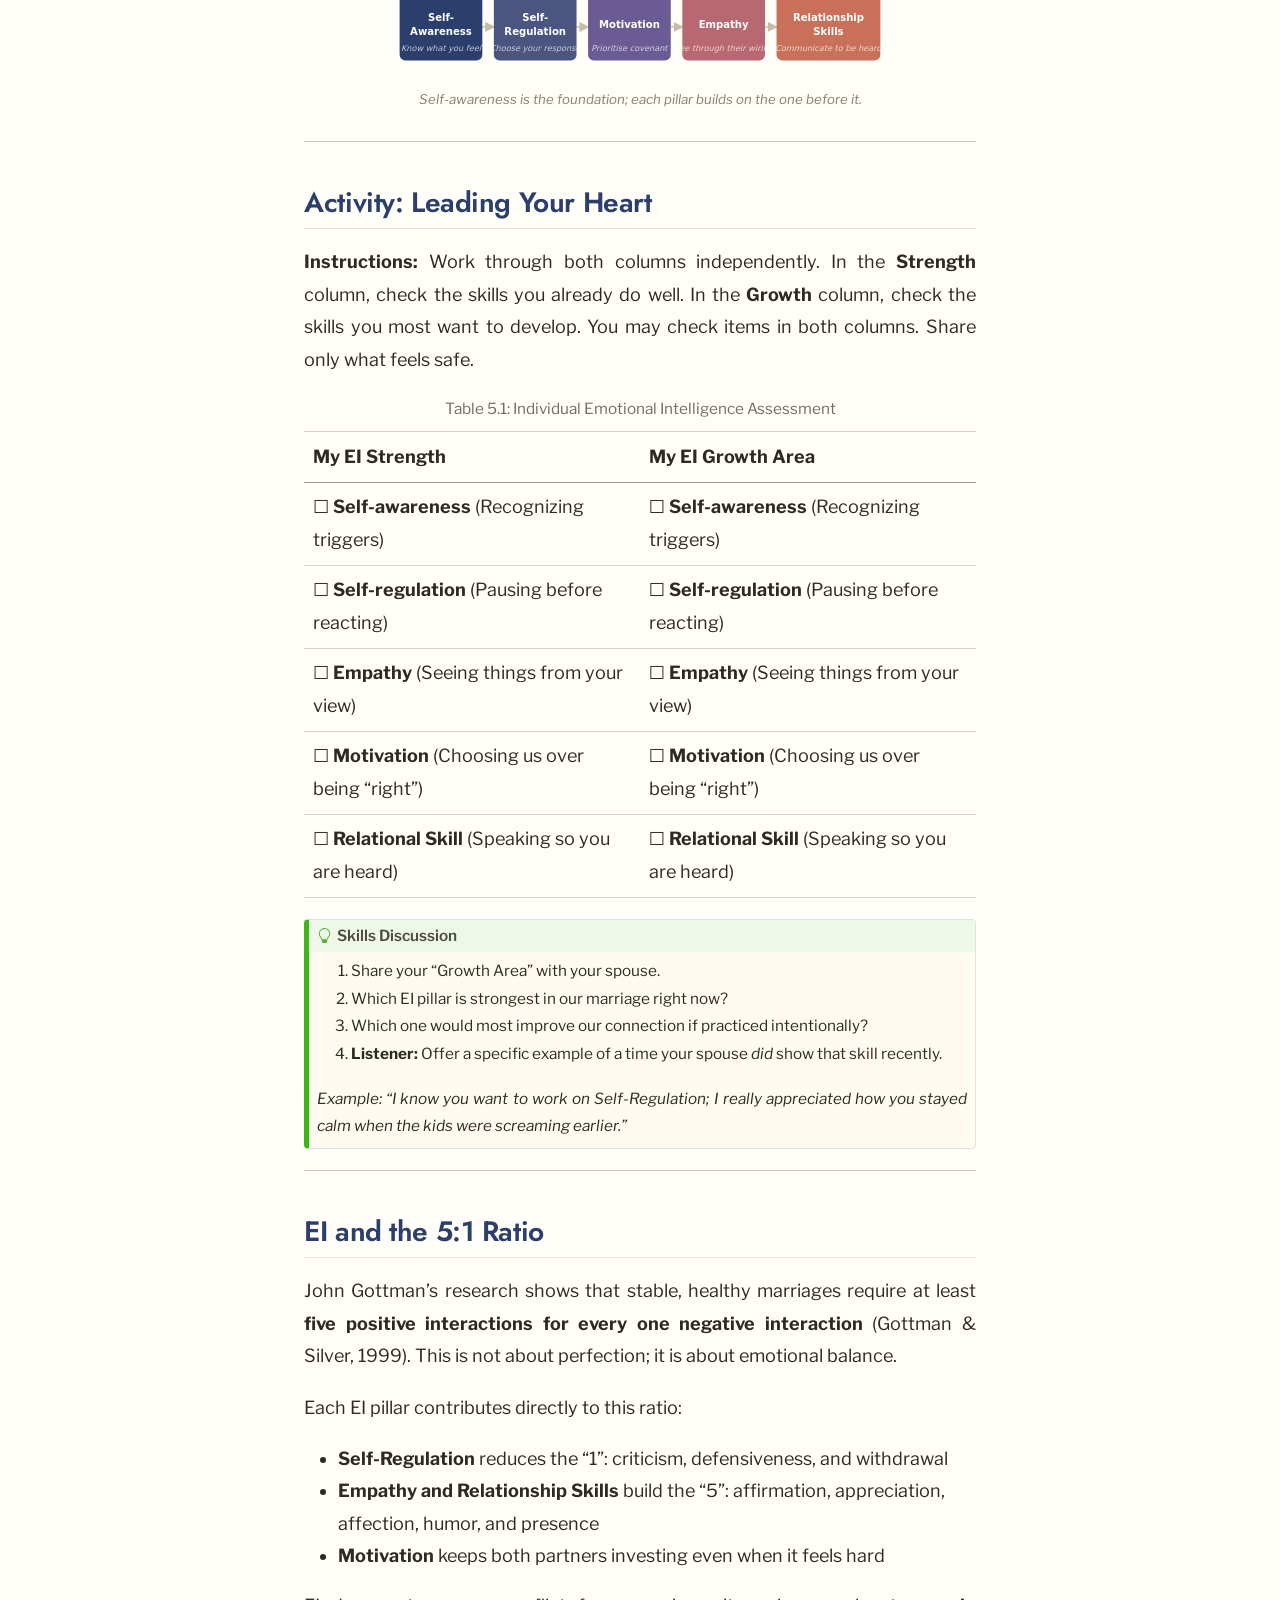
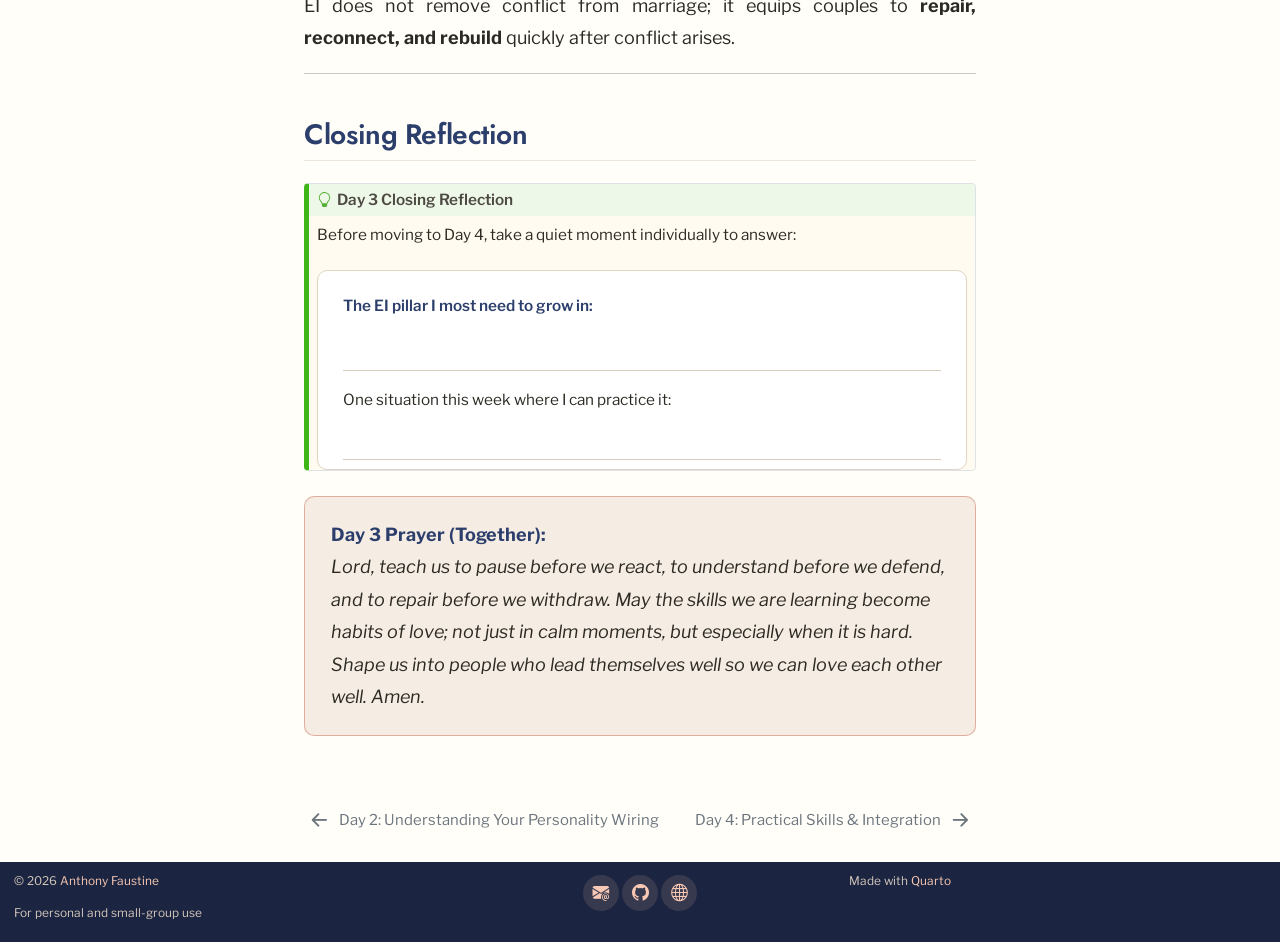
<file: day-03.html>
<!DOCTYPE html>
<html xmlns="http://www.w3.org/1999/xhtml" lang="en" xml:lang="en"><head>

<meta charset="utf-8">
<meta name="generator" content="quarto-1.9.38">

<meta name="viewport" content="width=device-width, initial-scale=1.0, user-scalable=yes">


<title>Day 3: Building Emotional Intelligence – Love That Lasts</title>
<style>
/* Default styles provided by pandoc.
** See https://pandoc.org/MANUAL.html#variables-for-html for config info.
*/
code{white-space: pre-wrap;}
span.smallcaps{font-variant: small-caps;}
div.columns{display: flex; gap: min(4vw, 1.5em);}
div.column{flex: auto; overflow-x: auto;}
div.hanging-indent{margin-left: 1.5em; text-indent: -1.5em;}
ul.task-list{list-style: none;}
ul.task-list li input[type="checkbox"] {
  width: 0.8em;
  margin: 0 0.8em 0.2em -1em; /* quarto-specific, see https://github.com/quarto-dev/quarto-cli/issues/4556 */ 
  vertical-align: middle;
}
</style>


<script src="site_libs/quarto-nav/quarto-nav.js"></script>
<script src="site_libs/quarto-nav/headroom.min.js"></script>
<script src="site_libs/clipboard/clipboard.min.js"></script>
<script src="site_libs/quarto-search/autocomplete.umd.js"></script>
<script src="site_libs/quarto-search/fuse.min.js"></script>
<script src="site_libs/quarto-search/quarto-search.js"></script>
<meta name="quarto:offset" content="./">
<link href="./day-04.html" rel="next">
<link href="./day-02.html" rel="prev">
<script src="site_libs/quarto-html/quarto.js" type="module"></script>
<script src="site_libs/quarto-html/tabsets/tabsets.js" type="module"></script>
<script src="site_libs/quarto-html/popper.min.js"></script>
<script src="site_libs/quarto-html/tippy.umd.min.js"></script>
<script src="site_libs/quarto-html/anchor.min.js"></script>
<link href="site_libs/quarto-html/tippy.css" rel="stylesheet">
<link href="site_libs/quarto-html/quarto-syntax-highlighting-de63f62b328812d8e578a4d74e282472.css" rel="stylesheet" id="quarto-text-highlighting-styles">
<script src="site_libs/bootstrap/bootstrap.min.js"></script>
<link href="site_libs/bootstrap/bootstrap-icons.css" rel="stylesheet">
<link href="site_libs/bootstrap/bootstrap-31922fe49dbeeecc6615f260bb911b91.min.css" rel="stylesheet" append-hash="true" id="quarto-bootstrap" data-mode="light">
<script id="quarto-search-options" type="application/json">{
  "location": "navbar",
  "copy-button": false,
  "collapse-after": 3,
  "panel-placement": "end",
  "type": "overlay",
  "limit": 50,
  "keyboard-shortcut": [
    "f",
    "/",
    "s"
  ],
  "show-item-context": false,
  "language": {
    "search-no-results-text": "No results",
    "search-matching-documents-text": "matching documents",
    "search-copy-link-title": "Copy link to search",
    "search-hide-matches-text": "Hide additional matches",
    "search-more-match-text": "more match in this document",
    "search-more-matches-text": "more matches in this document",
    "search-clear-button-title": "Clear",
    "search-text-placeholder": "",
    "search-detached-cancel-button-title": "Cancel",
    "search-submit-button-title": "Submit",
    "search-label": "Search"
  }
}</script>
<style>html{ scroll-behavior: smooth; }</style>


</head>

<body class="nav-sidebar floating nav-fixed quarto-light">

<div id="quarto-search-results"></div>
  <header id="quarto-header" class="headroom fixed-top">
    <nav class="navbar navbar-expand-lg " data-bs-theme="dark">
      <div class="navbar-container container-fluid">
      <div class="navbar-brand-container mx-auto">
    <a class="navbar-brand" href="./index.html">
    <span class="navbar-title">Love That Lasts</span>
    </a>
  </div>
            <div id="quarto-search" class="" title="Search"></div>
          <button class="navbar-toggler" type="button" data-bs-toggle="collapse" data-bs-target="#navbarCollapse" aria-controls="navbarCollapse" role="menu" aria-expanded="false" aria-label="Toggle navigation" onclick="if (window.quartoToggleHeadroom) { window.quartoToggleHeadroom(); }">
  <span class="navbar-toggler-icon"></span>
</button>
          <div class="collapse navbar-collapse" id="navbarCollapse">
            <ul class="navbar-nav navbar-nav-scroll ms-auto">
  <li class="nav-item compact">
    <a class="nav-link" href="mailto:sambaiga@gmail.com"> <i class="bi bi-envelope-at" role="img" aria-label="Email Anthony Faustine">
</i> 
<span class="menu-text"></span></a>
  </li>  
  <li class="nav-item compact">
    <a class="nav-link" href="https://github.com/sambaiga"> <i class="bi bi-github" role="img" aria-label="GitHub">
</i> 
<span class="menu-text"></span></a>
  </li>  
</ul>
          </div> <!-- /navcollapse -->
            <div class="quarto-navbar-tools">
</div>
      </div> <!-- /container-fluid -->
    </nav>
  <nav class="quarto-secondary-nav">
    <div class="container-fluid d-flex">
      <button type="button" class="quarto-btn-toggle btn" data-bs-toggle="collapse" role="button" data-bs-target=".quarto-sidebar-collapse-item" aria-controls="quarto-sidebar" aria-expanded="false" aria-label="Toggle sidebar navigation" onclick="if (window.quartoToggleHeadroom) { window.quartoToggleHeadroom(); }">
        <i class="bi bi-layout-text-sidebar-reverse"></i>
      </button>
        <a class="flex-grow-1 no-decor" role="navigation" data-bs-toggle="collapse" data-bs-target=".quarto-sidebar-collapse-item" aria-controls="quarto-sidebar" aria-expanded="false" aria-label="Toggle sidebar navigation" onclick="if (window.quartoToggleHeadroom) { window.quartoToggleHeadroom(); }">      
          <h1 class="quarto-secondary-nav-title"><span class="chapter-title">Day 3: Building Emotional Intelligence</span></h1>
        </a>     
    </div>
  </nav>
</header>
<!-- content -->
<div id="quarto-content" class="quarto-container page-columns page-rows-contents page-layout-article page-navbar">
<!-- sidebar -->
  <nav id="quarto-sidebar" class="sidebar collapse collapse-horizontal quarto-sidebar-collapse-item sidebar-navigation floating overflow-auto">
    <div class="sidebar-menu-container"> 
    <ul class="list-unstyled mt-1">
        <li class="sidebar-item">
  <div class="sidebar-item-container"> 
  <a href="./index.html" class="sidebar-item-text sidebar-link"><span class="chapter-title">Welcome</span></a>
  </div>
</li>
        <li class="sidebar-item">
  <div class="sidebar-item-container"> 
  <a href="./how-to-use.html" class="sidebar-item-text sidebar-link"><span class="chapter-title">How to Use This Guide</span></a>
  </div>
</li>
        <li class="sidebar-item sidebar-item-section">
      <div class="sidebar-item-container"> 
            <a class="sidebar-item-text sidebar-link text-start" data-bs-toggle="collapse" data-bs-target="#quarto-sidebar-section-1" role="navigation" aria-expanded="true">
 <span class="menu-text">The Four-Day Guide</span></a>
          <a class="sidebar-item-toggle text-start" data-bs-toggle="collapse" data-bs-target="#quarto-sidebar-section-1" role="navigation" aria-expanded="true" aria-label="Toggle section">
            <i class="bi bi-chevron-right ms-2"></i>
          </a> 
      </div>
      <ul id="quarto-sidebar-section-1" class="collapse list-unstyled sidebar-section depth1 show">  
          <li class="sidebar-item">
  <div class="sidebar-item-container"> 
  <a href="./day-01.html" class="sidebar-item-text sidebar-link"><span class="chapter-title">Day 1: The Foundation</span></a>
  </div>
</li>
          <li class="sidebar-item">
  <div class="sidebar-item-container"> 
  <a href="./day-02.html" class="sidebar-item-text sidebar-link"><span class="chapter-title">Day 2: Understanding Your Personality Wiring</span></a>
  </div>
</li>
          <li class="sidebar-item">
  <div class="sidebar-item-container"> 
  <a href="./day-03.html" class="sidebar-item-text sidebar-link active"><span class="chapter-title">Day 3: Building Emotional Intelligence</span></a>
  </div>
</li>
          <li class="sidebar-item">
  <div class="sidebar-item-container"> 
  <a href="./day-04.html" class="sidebar-item-text sidebar-link"><span class="chapter-title">Day 4: Practical Skills &amp; Integration</span></a>
  </div>
</li>
      </ul>
  </li>
        <li class="sidebar-item sidebar-item-section">
      <div class="sidebar-item-container"> 
            <a class="sidebar-item-text sidebar-link text-start collapsed" data-bs-toggle="collapse" data-bs-target="#quarto-sidebar-section-2" role="navigation" aria-expanded="false">
 <span class="menu-text">Group Materials</span></a>
          <a class="sidebar-item-toggle text-start collapsed" data-bs-toggle="collapse" data-bs-target="#quarto-sidebar-section-2" role="navigation" aria-expanded="false" aria-label="Toggle section">
            <i class="bi bi-chevron-right ms-2"></i>
          </a> 
      </div>
      <ul id="quarto-sidebar-section-2" class="collapse list-unstyled sidebar-section depth1 ">  
          <li class="sidebar-item">
  <div class="sidebar-item-container"> 
  <a href="./group-husbands.html" class="sidebar-item-text sidebar-link"><span class="chapter-title">Husbands’ Group Reflection</span></a>
  </div>
</li>
          <li class="sidebar-item">
  <div class="sidebar-item-container"> 
  <a href="./group-wives.html" class="sidebar-item-text sidebar-link"><span class="chapter-title">Wives’ Group Reflection</span></a>
  </div>
</li>
      </ul>
  </li>
        <li class="sidebar-item">
  <div class="sidebar-item-container"> 
  <a href="./activity-sheet.html" class="sidebar-item-text sidebar-link"><span class="chapter-title">Couples Activity Sheet</span></a>
  </div>
</li>
        <li class="sidebar-item">
  <div class="sidebar-item-container"> 
  <a href="./appendix.html" class="sidebar-item-text sidebar-link"><span class="chapter-title">Appendix: The Marriage Growth Library</span></a>
  </div>
</li>
    </ul>
    </div>
</nav>
<div id="quarto-sidebar-glass" class="quarto-sidebar-collapse-item" data-bs-toggle="collapse" data-bs-target=".quarto-sidebar-collapse-item"></div>
<!-- margin-sidebar -->
    <div id="quarto-margin-sidebar" class="sidebar margin-sidebar">
        <nav id="TOC" role="doc-toc" class="toc-active">
    <h2 id="toc-title">In this section</h2>
   
  <ul>
  <li><a href="#emotional-intelligence-in-action" id="toc-emotional-intelligence-in-action" class="nav-link active" data-scroll-target="#emotional-intelligence-in-action">Emotional Intelligence in Action</a></li>
  <li><a href="#the-five-pillars-as-biblical-tools" id="toc-the-five-pillars-as-biblical-tools" class="nav-link" data-scroll-target="#the-five-pillars-as-biblical-tools">The Five Pillars as Biblical Tools</a></li>
  <li><a href="#the-five-pillars-visualised" id="toc-the-five-pillars-visualised" class="nav-link" data-scroll-target="#the-five-pillars-visualised">The Five Pillars; Visualised</a></li>
  <li><a href="#activity-leading-your-heart" id="toc-activity-leading-your-heart" class="nav-link" data-scroll-target="#activity-leading-your-heart">Activity: Leading Your Heart</a></li>
  <li><a href="#ei-and-the-51-ratio" id="toc-ei-and-the-51-ratio" class="nav-link" data-scroll-target="#ei-and-the-51-ratio">EI and the 5:1 Ratio</a></li>
  <li><a href="#closing-reflection" id="toc-closing-reflection" class="nav-link" data-scroll-target="#closing-reflection">Closing Reflection</a></li>
  </ul>
</nav>
    </div>
<!-- main -->
<main class="content" id="quarto-document-content">

<header id="title-block-header" class="quarto-title-block default">
<div class="quarto-title">
<h1 class="title d-none d-lg-block"><span class="chapter-title">Day 3: Building Emotional Intelligence</span></h1>
</div>



<div class="quarto-title-meta">

    
  
    
  </div>
  


</header>


<p><span class="day-badge"><i class="bi bi-heart-pulse"></i> Day 3 of 4</span></p>
<section id="emotional-intelligence-in-action" class="level2">
<h2 class="anchored" data-anchor-id="emotional-intelligence-in-action">Emotional Intelligence in Action</h2>
<p>Once you understand your wiring (your “Factory Settings”), the question becomes: <em>How do I lead these traits so they don’t become a burden to my spouse?</em> This brings us to the “Operating System” of love.</p>
<blockquote class="blockquote">
<p><strong>Emotional intelligence is love made visible under pressure.</strong></p>
</blockquote>
<div class="callout callout-style-default callout-note callout-titled">
<div class="callout-header d-flex align-content-center">
<div class="callout-icon-container">
<i class="callout-icon"></i>
</div>
<div class="callout-title-container flex-fill">
<span class="screen-reader-only">Note</span>Definition
</div>
</div>
<div class="callout-body-container callout-body">
<p><strong>Emotional intelligence:</strong> Skillfully understanding and managing your own feelings, recognizing them in others, and using that awareness to build strong relationships, communicate effectively, stay calm under pressure, and navigate social situations positively (Goleman, 1995).</p>
</div>
</div>
<p>Unlike IQ, Emotional Intelligence can grow throughout your marriage. You are not stuck. Growth is possible because love is not only a feeling; it is a practiced discipline.</p>
<p>Jesus’ command to “love your neighbor as yourself” (Matthew 22:39) contains a psychological and spiritual key. The weight of the command rests on the phrase <strong>“as yourself.”</strong> To love our spouse well, we must first be able to:</p>
<ul>
<li>Understand ourselves</li>
<li>Lead our reactions</li>
<li>Stay committed to the covenant</li>
<li>Understand our spouse</li>
<li>Act skillfully in relationship</li>
</ul>
<p>These five capacities map directly onto the five pillars of EI. Practically, EI moves couples from:</p>
<ul>
<li>Reacting → Responding</li>
<li>Winning → Understanding</li>
<li>Distance → Repair</li>
</ul>
<hr>
</section>
<section id="the-five-pillars-as-biblical-tools" class="level2">
<h2 class="anchored" data-anchor-id="the-five-pillars-as-biblical-tools">The Five Pillars as Biblical Tools</h2>
<div class="callout callout-style-default callout-tip callout-titled">
<div class="callout-header d-flex align-content-center">
<div class="callout-icon-container">
<i class="callout-icon"></i>
</div>
<div class="callout-title-container flex-fill">
<span class="screen-reader-only">Tip</span>As you read each pillar:
</div>
</div>
<div class="callout-body-container callout-body">
<ul>
<li>Notice yourself first</li>
<li>Resist diagnosing your spouse</li>
<li>Focus on growth, not guilt</li>
</ul>
</div>
</div>
<p><strong>1. Self-Awareness; Knowing what you feel</strong></p>
<p>The ability to recognize your emotions and how your Big Five wiring shapes your reaction. Without self-awareness, couples fight symptoms instead of sources.</p>
<p><em>Example: “I’m not angry at you; I’m overwhelmed because structure (High Conscientiousness) matters to me.”</em></p>
<p><em>The Link: You cannot love your neighbor “as yourself” if you do not understand yourself.</em></p>
<p><strong>2. Self-Regulation; Choosing your response</strong></p>
<p>The ability to pause, choose, and respond rather than react. This does not mean suppressing emotions; it means directing them wisely.</p>
<p><em>Example: “I feel triggered by your directness (Low Agreeableness), but I will respond calmly instead of snapping.”</em></p>
<p><em>The Link: Self-regulation protects the covenant from words that create unnecessary damage.</em></p>
<p><strong>3. Motivation; Prioritizing the Covenant</strong></p>
<p>The internal drive to choose health even when you are tired or want to “win.” In marriage, motivation answers the question: <em>“Why am I choosing love right now?”</em></p>
<p><em>Example: “I am motivated by my love for God to handle this with grace, even though I’m exhausted.”</em></p>
<p><em>The Link: Love is not sustained by mood; it is sustained by purpose.</em></p>
<p><strong>4. Empathy; Seeing through their wiring</strong></p>
<p>Acknowledging your spouse’s experience from <em>their</em> perspective, not yours. Empathy does not mean agreement; it means understanding before responding.</p>
<p><em>Example: “I see you are retreating. I know your Introversion (L) means you need space to process.”</em></p>
<p><em>The Link: Empathy reflects Christ; seeing others as they are, not as we wish they were.</em></p>
<p><strong>5. Relationship Skills; Communicating for reception</strong></p>
<p>The outward behaviors of love: tone, timing, listening, repairing, and expressing appreciation.</p>
<p><em>Example: Intentionally using a soft tone or a word of gratitude to lower tension during a hard talk.</em></p>
<p><em>The Link: Good intentions do not replace skillful communication.</em></p>
<hr>
</section>
<section id="the-five-pillars-visualised" class="level2">
<h2 class="anchored" data-anchor-id="the-five-pillars-visualised">The Five Pillars; Visualised</h2>
<figure class="diagram-figure figure">
<svg viewbox="-10 -10 520 110" xmlns="http://www.w3.org/2000/svg" role="img" aria-label="Five EI pillars: Self-Awareness leads to Self-Regulation, Motivation, Empathy, and Relationship Skills">
<!-- Arrows between boxes -->
<line x1="86" y1="45" x2="98" y2="45" stroke="#C8BBA8" stroke-width="1.5" marker-end="url(#arr)"></line> <line x1="184" y1="45" x2="196" y2="45" stroke="#C8BBA8" stroke-width="1.5" marker-end="url(#arr)"></line> <line x1="282" y1="45" x2="294" y2="45" stroke="#C8BBA8" stroke-width="1.5" marker-end="url(#arr)"></line> <line x1="380" y1="45" x2="392" y2="45" stroke="#C8BBA8" stroke-width="1.5" marker-end="url(#arr)"></line> <defs> <marker id="arr" markerwidth="7" markerheight="7" refx="6" refy="3.5" orient="auto"> <path d="M0,0 L7,3.5 L0,7 Z" fill="#C8BBA8"></path> </marker> </defs> <!-- Box 1: Self-Awareness --> <rect x="0" y="10" width="86" height="70" rx="6" fill="#2C3E6B"></rect> <text x="43" y="39" font-size="10.5" font-weight="bold" fill="white" text-anchor="middle" font-family="system-ui, -apple-system, sans-serif">Self-</text> <text x="43" y="53" font-size="10.5" font-weight="bold" fill="white" text-anchor="middle" font-family="system-ui, -apple-system, sans-serif">Awareness</text> <text x="43" y="70" font-size="8.5" fill="rgba(255,255,255,0.7)" text-anchor="middle" font-style="italic" font-family="system-ui, sans-serif">Know what you feel</text> <!-- Box 2: Self-Regulation --> <rect x="98" y="10" width="86" height="70" rx="6" fill="#4A5580"></rect> <text x="141" y="39" font-size="10.5" font-weight="bold" fill="white" text-anchor="middle" font-family="system-ui, -apple-system, sans-serif">Self-</text> <text x="141" y="53" font-size="10.5" font-weight="bold" fill="white" text-anchor="middle" font-family="system-ui, -apple-system, sans-serif">Regulation</text> <text x="141" y="70" font-size="8.5" fill="rgba(255,255,255,0.7)" text-anchor="middle" font-style="italic" font-family="system-ui, sans-serif">Choose your response</text> <!-- Box 3: Motivation --> <rect x="196" y="10" width="86" height="70" rx="6" fill="#6B5B95"></rect> <text x="239" y="46" font-size="10.5" font-weight="bold" fill="white" text-anchor="middle" font-family="system-ui, -apple-system, sans-serif">Motivation</text> <text x="239" y="70" font-size="8.5" fill="rgba(255,255,255,0.7)" text-anchor="middle" font-style="italic" font-family="system-ui, sans-serif">Prioritise covenant</text> <!-- Box 4: Empathy --> <rect x="294" y="10" width="86" height="70" rx="6" fill="#B86870"></rect> <text x="337" y="46" font-size="10.5" font-weight="bold" fill="white" text-anchor="middle" font-family="system-ui, -apple-system, sans-serif">Empathy</text> <text x="337" y="70" font-size="8.5" fill="rgba(255,255,255,0.7)" text-anchor="middle" font-style="italic" font-family="system-ui, sans-serif">See through their wiring</text> <!-- Box 5: Relationship Skills --> <rect x="392" y="10" width="108" height="70" rx="6" fill="#C9705A"></rect> <text x="446" y="39" font-size="10.5" font-weight="bold" fill="white" text-anchor="middle" font-family="system-ui, -apple-system, sans-serif">Relationship</text> <text x="446" y="53" font-size="10.5" font-weight="bold" fill="white" text-anchor="middle" font-family="system-ui, -apple-system, sans-serif">Skills</text> <text x="446" y="70" font-size="8.5" fill="rgba(255,255,255,0.7)" text-anchor="middle" font-style="italic" font-family="system-ui, sans-serif">Communicate to be heard</text>
</svg>
<figcaption class="circle-caption">
<em>Self-awareness is the foundation; each pillar builds on the one before it.</em>
</figcaption>
</figure>
<hr>
</section>
<section id="activity-leading-your-heart" class="level2">
<h2 class="anchored" data-anchor-id="activity-leading-your-heart">Activity: Leading Your Heart</h2>
<p><strong>Instructions:</strong> Work through both columns independently. In the <strong>Strength</strong> column, check the skills you already do well. In the <strong>Growth</strong> column, check the skills you most want to develop. You may check items in both columns. Share only what feels safe.</p>
<div id="tbl-ei" class="quarto-float quarto-figure quarto-figure-center anchored">
<figure class="quarto-float quarto-float-tbl figure">
<figcaption class="quarto-float-caption-top quarto-float-caption quarto-float-tbl" id="tbl-ei-caption-0ceaefa1-69ba-4598-a22c-09a6ac19f8ca">
Table&nbsp;5.1: Individual Emotional Intelligence Assessment
</figcaption>
<div aria-describedby="tbl-ei-caption-0ceaefa1-69ba-4598-a22c-09a6ac19f8ca">
<table class="caption-top table">
<colgroup>
<col style="width: 50%">
<col style="width: 50%">
</colgroup>
<thead>
<tr class="header">
<th style="text-align: left;">My EI Strength</th>
<th style="text-align: left;">My EI Growth Area</th>
</tr>
</thead>
<tbody>
<tr class="odd">
<td style="text-align: left;">☐ <strong>Self-awareness</strong> (Recognizing triggers)</td>
<td style="text-align: left;">☐ <strong>Self-awareness</strong> (Recognizing triggers)</td>
</tr>
<tr class="even">
<td style="text-align: left;">☐ <strong>Self-regulation</strong> (Pausing before reacting)</td>
<td style="text-align: left;">☐ <strong>Self-regulation</strong> (Pausing before reacting)</td>
</tr>
<tr class="odd">
<td style="text-align: left;">☐ <strong>Empathy</strong> (Seeing things from your view)</td>
<td style="text-align: left;">☐ <strong>Empathy</strong> (Seeing things from your view)</td>
</tr>
<tr class="even">
<td style="text-align: left;">☐ <strong>Motivation</strong> (Choosing us over being “right”)</td>
<td style="text-align: left;">☐ <strong>Motivation</strong> (Choosing us over being “right”)</td>
</tr>
<tr class="odd">
<td style="text-align: left;">☐ <strong>Relational Skill</strong> (Speaking so you are heard)</td>
<td style="text-align: left;">☐ <strong>Relational Skill</strong> (Speaking so you are heard)</td>
</tr>
</tbody>
</table>
</div>
</figure>
</div>
<div class="callout callout-style-default callout-tip callout-titled">
<div class="callout-header d-flex align-content-center">
<div class="callout-icon-container">
<i class="callout-icon"></i>
</div>
<div class="callout-title-container flex-fill">
<span class="screen-reader-only">Tip</span>Skills Discussion
</div>
</div>
<div class="callout-body-container callout-body">
<ol type="1">
<li>Share your “Growth Area” with your spouse.</li>
<li>Which EI pillar is strongest in our marriage right now?</li>
<li>Which one would most improve our connection if practiced intentionally?</li>
<li><strong>Listener:</strong> Offer a specific example of a time your spouse <em>did</em> show that skill recently.</li>
</ol>
<p><em>Example: “I know you want to work on Self-Regulation; I really appreciated how you stayed calm when the kids were screaming earlier.”</em></p>
</div>
</div>
<hr>
</section>
<section id="ei-and-the-51-ratio" class="level2">
<h2 class="anchored" data-anchor-id="ei-and-the-51-ratio">EI and the 5:1 Ratio</h2>
<p>John Gottman’s research shows that stable, healthy marriages require at least <strong>five positive interactions for every one negative interaction</strong> (Gottman &amp; Silver, 1999). This is not about perfection; it is about emotional balance.</p>
<p>Each EI pillar contributes directly to this ratio:</p>
<ul>
<li><strong>Self-Regulation</strong> reduces the “1”: criticism, defensiveness, and withdrawal</li>
<li><strong>Empathy and Relationship Skills</strong> build the “5”: affirmation, appreciation, affection, humor, and presence</li>
<li><strong>Motivation</strong> keeps both partners investing even when it feels hard</li>
</ul>
<p>EI does not remove conflict from marriage; it equips couples to <strong>repair, reconnect, and rebuild</strong> quickly after conflict arises.</p>
<hr>
</section>
<section id="closing-reflection" class="level2">
<h2 class="anchored" data-anchor-id="closing-reflection">Closing Reflection</h2>
<div class="callout callout-style-default callout-tip callout-titled">
<div class="callout-header d-flex align-content-center">
<div class="callout-icon-container">
<i class="callout-icon"></i>
</div>
<div class="callout-title-container flex-fill">
<span class="screen-reader-only">Tip</span>Day 3 Closing Reflection
</div>
</div>
<div class="callout-body-container callout-body">
<p>Before moving to Day 4, take a quiet moment individually to answer:</p>
<div class="reflection-box">
<p>The EI pillar I most need to grow in:</p>
<div class="write-line">

</div>
<p>One situation this week where I can practice it:</p>
<div class="write-line">

</div>
</div>
</div>
</div>
<div class="prayer-box">
<p><strong>Day 3 Prayer (Together):</strong></p>
<p><em>Lord, teach us to pause before we react, to understand before we defend, and to repair before we withdraw. May the skills we are learning become habits of love; not just in calm moments, but especially when it is hard. Shape us into people who lead themselves well so we can love each other well. Amen.</em></p>
</div>


</section>

</main> <!-- /main -->
<script id="quarto-html-after-body" type="application/javascript">
  window.document.addEventListener("DOMContentLoaded", function (event) {
    const icon = "";
    const anchorJS = new window.AnchorJS();
    anchorJS.options = {
      placement: 'right',
      icon: icon
    };
    anchorJS.add('.anchored');
    const isCodeAnnotation = (el) => {
      for (const clz of el.classList) {
        if (clz.startsWith('code-annotation-')) {                     
          return true;
        }
      }
      return false;
    }
    const onCopySuccess = function(e) {
      // button target
      const button = e.trigger;
      // don't keep focus
      button.blur();
      // flash "checked"
      button.classList.add('code-copy-button-checked');
      var currentTitle = button.getAttribute("title");
      button.setAttribute("title", "Copied!");
      let tooltip;
      if (window.bootstrap) {
        button.setAttribute("data-bs-toggle", "tooltip");
        button.setAttribute("data-bs-placement", "left");
        button.setAttribute("data-bs-title", "Copied!");
        tooltip = new bootstrap.Tooltip(button, 
          { trigger: "manual", 
            customClass: "code-copy-button-tooltip",
            offset: [0, -8]});
        tooltip.show();    
      }
      setTimeout(function() {
        if (tooltip) {
          tooltip.hide();
          button.removeAttribute("data-bs-title");
          button.removeAttribute("data-bs-toggle");
          button.removeAttribute("data-bs-placement");
        }
        button.setAttribute("title", currentTitle);
        button.classList.remove('code-copy-button-checked');
      }, 1000);
      // clear code selection
      e.clearSelection();
    }
    const getTextToCopy = function(trigger) {
      const outerScaffold = trigger.parentElement.cloneNode(true);
      const codeEl = outerScaffold.querySelector('code');
      for (const childEl of codeEl.children) {
        if (isCodeAnnotation(childEl)) {
          childEl.remove();
        }
      }
      return codeEl.innerText;
    }
    const clipboard = new window.ClipboardJS('.code-copy-button:not([data-in-quarto-modal])', {
      text: getTextToCopy
    });
    clipboard.on('success', onCopySuccess);
    if (window.document.getElementById('quarto-embedded-source-code-modal')) {
      const clipboardModal = new window.ClipboardJS('.code-copy-button[data-in-quarto-modal]', {
        text: getTextToCopy,
        container: window.document.getElementById('quarto-embedded-source-code-modal')
      });
      clipboardModal.on('success', onCopySuccess);
    }
      var localhostRegex = new RegExp(/^(?:http|https):\/\/localhost\:?[0-9]*\//);
      var mailtoRegex = new RegExp(/^mailto:/);
        var filterRegex = new RegExp("https:\/\/sambaiga\.github\.io\/love-that-lasts\/");
      var isInternal = (href) => {
          return filterRegex.test(href) || localhostRegex.test(href) || mailtoRegex.test(href);
      }
      // Inspect non-navigation links and adorn them if external
     var links = window.document.querySelectorAll('a[href]:not(.nav-link):not(.navbar-brand):not(.toc-action):not(.sidebar-link):not(.sidebar-item-toggle):not(.pagination-link):not(.no-external):not([aria-hidden]):not(.dropdown-item):not(.quarto-navigation-tool):not(.about-link)');
      for (var i=0; i<links.length; i++) {
        const link = links[i];
        if (!isInternal(link.href)) {
          // undo the damage that might have been done by quarto-nav.js in the case of
          // links that we want to consider external
          if (link.dataset.originalHref !== undefined) {
            link.href = link.dataset.originalHref;
          }
        }
      }
    function tippyHover(el, contentFn, onTriggerFn, onUntriggerFn) {
      const config = {
        allowHTML: true,
        maxWidth: 500,
        delay: 100,
        arrow: false,
        appendTo: function(el) {
            return el.parentElement;
        },
        interactive: true,
        interactiveBorder: 10,
        theme: 'quarto',
        placement: 'bottom-start',
      };
      if (contentFn) {
        config.content = contentFn;
      }
      if (onTriggerFn) {
        config.onTrigger = onTriggerFn;
      }
      if (onUntriggerFn) {
        config.onUntrigger = onUntriggerFn;
      }
      window.tippy(el, config); 
    }
    const noterefs = window.document.querySelectorAll('a[role="doc-noteref"]');
    for (var i=0; i<noterefs.length; i++) {
      const ref = noterefs[i];
      tippyHover(ref, function() {
        // use id or data attribute instead here
        let href = ref.getAttribute('data-footnote-href') || ref.getAttribute('href');
        try { href = new URL(href).hash; } catch {}
        const id = href.replace(/^#\/?/, "");
        const note = window.document.getElementById(id);
        if (note) {
          return note.innerHTML;
        } else {
          return "";
        }
      });
    }
    const xrefs = window.document.querySelectorAll('a.quarto-xref');
    const processXRef = (id, note) => {
      // Strip column container classes
      const stripColumnClz = (el) => {
        el.classList.remove("page-full", "page-columns");
        if (el.children) {
          for (const child of el.children) {
            stripColumnClz(child);
          }
        }
      }
      stripColumnClz(note)
      if (id === null || id.startsWith('sec-')) {
        // Special case sections, only their first couple elements
        const container = document.createElement("div");
        if (note.children && note.children.length > 2) {
          container.appendChild(note.children[0].cloneNode(true));
          for (let i = 1; i < note.children.length; i++) {
            const child = note.children[i];
            if (child.tagName === "P" && child.innerText === "") {
              continue;
            } else {
              container.appendChild(child.cloneNode(true));
              break;
            }
          }
          if (window.Quarto?.typesetMath) {
            window.Quarto.typesetMath(container);
          }
          return container.innerHTML
        } else {
          if (window.Quarto?.typesetMath) {
            window.Quarto.typesetMath(note);
          }
          return note.innerHTML;
        }
      } else {
        // Remove any anchor links if they are present
        const anchorLink = note.querySelector('a.anchorjs-link');
        if (anchorLink) {
          anchorLink.remove();
        }
        if (window.Quarto?.typesetMath) {
          window.Quarto.typesetMath(note);
        }
        if (note.classList.contains("callout")) {
          return note.outerHTML;
        } else {
          return note.innerHTML;
        }
      }
    }
    for (var i=0; i<xrefs.length; i++) {
      const xref = xrefs[i];
      tippyHover(xref, undefined, function(instance) {
        instance.disable();
        let url = xref.getAttribute('href');
        let hash = undefined; 
        if (url.startsWith('#')) {
          hash = url;
        } else {
          try { hash = new URL(url).hash; } catch {}
        }
        if (hash) {
          const id = hash.replace(/^#\/?/, "");
          const note = window.document.getElementById(id);
          if (note !== null) {
            try {
              const html = processXRef(id, note.cloneNode(true));
              instance.setContent(html);
            } finally {
              instance.enable();
              instance.show();
            }
          } else {
            // See if we can fetch this
            fetch(url.split('#')[0])
            .then(res => res.text())
            .then(html => {
              const parser = new DOMParser();
              const htmlDoc = parser.parseFromString(html, "text/html");
              const note = htmlDoc.getElementById(id);
              if (note !== null) {
                const html = processXRef(id, note);
                instance.setContent(html);
              } 
            }).finally(() => {
              instance.enable();
              instance.show();
            });
          }
        } else {
          // See if we can fetch a full url (with no hash to target)
          // This is a special case and we should probably do some content thinning / targeting
          fetch(url)
          .then(res => res.text())
          .then(html => {
            const parser = new DOMParser();
            const htmlDoc = parser.parseFromString(html, "text/html");
            const note = htmlDoc.querySelector('main.content');
            if (note !== null) {
              // This should only happen for chapter cross references
              // (since there is no id in the URL)
              // remove the first header
              if (note.children.length > 0 && note.children[0].tagName === "HEADER") {
                note.children[0].remove();
              }
              const html = processXRef(null, note);
              instance.setContent(html);
            } 
          }).finally(() => {
            instance.enable();
            instance.show();
          });
        }
      }, function(instance) {
      });
    }
        let selectedAnnoteEl;
        const selectorForAnnotation = ( cell, annotation) => {
          let cellAttr = 'data-code-cell="' + cell + '"';
          let lineAttr = 'data-code-annotation="' +  annotation + '"';
          const selector = 'span[' + cellAttr + '][' + lineAttr + ']';
          return selector;
        }
        const selectCodeLines = (annoteEl) => {
          const doc = window.document;
          const targetCell = annoteEl.getAttribute("data-target-cell");
          const targetAnnotation = annoteEl.getAttribute("data-target-annotation");
          const annoteSpan = window.document.querySelector(selectorForAnnotation(targetCell, targetAnnotation));
          const lines = annoteSpan.getAttribute("data-code-lines").split(",");
          const lineIds = lines.map((line) => {
            return targetCell + "-" + line;
          })
          let top = null;
          let height = null;
          let parent = null;
          if (lineIds.length > 0) {
              //compute the position of the single el (top and bottom and make a div)
              const el = window.document.getElementById(lineIds[0]);
              top = el.offsetTop;
              height = el.offsetHeight;
              parent = el.parentElement.parentElement;
            if (lineIds.length > 1) {
              const lastEl = window.document.getElementById(lineIds[lineIds.length - 1]);
              const bottom = lastEl.offsetTop + lastEl.offsetHeight;
              height = bottom - top;
            }
            if (top !== null && height !== null && parent !== null) {
              // cook up a div (if necessary) and position it 
              let div = window.document.getElementById("code-annotation-line-highlight");
              if (div === null) {
                div = window.document.createElement("div");
                div.setAttribute("id", "code-annotation-line-highlight");
                div.style.position = 'absolute';
                parent.appendChild(div);
              }
              div.style.top = top - 2 + "px";
              div.style.height = height + 4 + "px";
              div.style.left = 0;
              let gutterDiv = window.document.getElementById("code-annotation-line-highlight-gutter");
              if (gutterDiv === null) {
                gutterDiv = window.document.createElement("div");
                gutterDiv.setAttribute("id", "code-annotation-line-highlight-gutter");
                gutterDiv.style.position = 'absolute';
                const codeCell = window.document.getElementById(targetCell);
                const gutter = codeCell.querySelector('.code-annotation-gutter');
                gutter.appendChild(gutterDiv);
              }
              gutterDiv.style.top = top - 2 + "px";
              gutterDiv.style.height = height + 4 + "px";
            }
            selectedAnnoteEl = annoteEl;
          }
        };
        const unselectCodeLines = () => {
          const elementsIds = ["code-annotation-line-highlight", "code-annotation-line-highlight-gutter"];
          elementsIds.forEach((elId) => {
            const div = window.document.getElementById(elId);
            if (div) {
              div.remove();
            }
          });
          selectedAnnoteEl = undefined;
        };
          // Handle positioning of the toggle
      window.addEventListener(
        "resize",
        throttle(() => {
          elRect = undefined;
          if (selectedAnnoteEl) {
            selectCodeLines(selectedAnnoteEl);
          }
        }, 10)
      );
      function throttle(fn, ms) {
      let throttle = false;
      let timer;
        return (...args) => {
          if(!throttle) { // first call gets through
              fn.apply(this, args);
              throttle = true;
          } else { // all the others get throttled
              if(timer) clearTimeout(timer); // cancel #2
              timer = setTimeout(() => {
                fn.apply(this, args);
                timer = throttle = false;
              }, ms);
          }
        };
      }
        // Attach click handler to the DT
        const annoteDls = window.document.querySelectorAll('dt[data-target-cell]');
        for (const annoteDlNode of annoteDls) {
          annoteDlNode.addEventListener('click', (event) => {
            const clickedEl = event.target;
            if (clickedEl !== selectedAnnoteEl) {
              unselectCodeLines();
              const activeEl = window.document.querySelector('dt[data-target-cell].code-annotation-active');
              if (activeEl) {
                activeEl.classList.remove('code-annotation-active');
              }
              selectCodeLines(clickedEl);
              clickedEl.classList.add('code-annotation-active');
            } else {
              // Unselect the line
              unselectCodeLines();
              clickedEl.classList.remove('code-annotation-active');
            }
          });
        }
    const findCites = (el) => {
      const parentEl = el.parentElement;
      if (parentEl) {
        const cites = parentEl.dataset.cites;
        if (cites) {
          return {
            el,
            cites: cites.split(' ')
          };
        } else {
          return findCites(el.parentElement)
        }
      } else {
        return undefined;
      }
    };
    var bibliorefs = window.document.querySelectorAll('a[role="doc-biblioref"]');
    for (var i=0; i<bibliorefs.length; i++) {
      const ref = bibliorefs[i];
      const citeInfo = findCites(ref);
      if (citeInfo) {
        tippyHover(citeInfo.el, function() {
          var popup = window.document.createElement('div');
          citeInfo.cites.forEach(function(cite) {
            var citeDiv = window.document.createElement('div');
            citeDiv.classList.add('hanging-indent');
            citeDiv.classList.add('csl-entry');
            var biblioDiv = window.document.getElementById('ref-' + cite);
            if (biblioDiv) {
              citeDiv.innerHTML = biblioDiv.innerHTML;
            }
            popup.appendChild(citeDiv);
          });
          return popup.innerHTML;
        });
      }
    }
  });
  </script>
<nav class="page-navigation">
  <div class="nav-page nav-page-previous">
      <a href="./day-02.html" class="pagination-link" aria-label="Day 2: Understanding Your Personality Wiring">
        <i class="bi bi-arrow-left-short"></i> <span class="nav-page-text"><span class="chapter-title">Day 2: Understanding Your Personality Wiring</span></span>
      </a>          
  </div>
  <div class="nav-page nav-page-next">
      <a href="./day-04.html" class="pagination-link" aria-label="Day 4: Practical Skills &amp; Integration">
        <span class="nav-page-text"><span class="chapter-title">Day 4: Practical Skills &amp; Integration</span></span> <i class="bi bi-arrow-right-short"></i>
      </a>
  </div>
</nav>
</div> <!-- /content -->
<footer class="footer">
  <div class="nav-footer">
    <div class="nav-footer-left">
<p><span class="faux-block">© 2026 <a href="https://sambaiga.github.io/">Anthony Faustine</a></span> <span class="faux-block">For personal and small-group use</span></p>
</div>   
    <div class="nav-footer-center">
<div class="footer-social">
<p><a href="mailto:sambaiga@gmail.com" title="Email"><i class="bi bi-envelope-at-fill"></i></a> <a href="https://github.com/sambaiga" title="GitHub"><i class="bi bi-github"></i></a> <a href="https://sambaiga.github.io" title="Website"><i class="bi bi-globe"></i></a></p>
</div>
</div>
    <div class="nav-footer-right">
<p><span class="faux-block">Made with <a href="https://quarto.org">Quarto</a></span></p>
</div>
  </div>
</footer>




<script src="site_libs/quarto-html/zenscroll-min.js"></script>
</body></html>
</file>
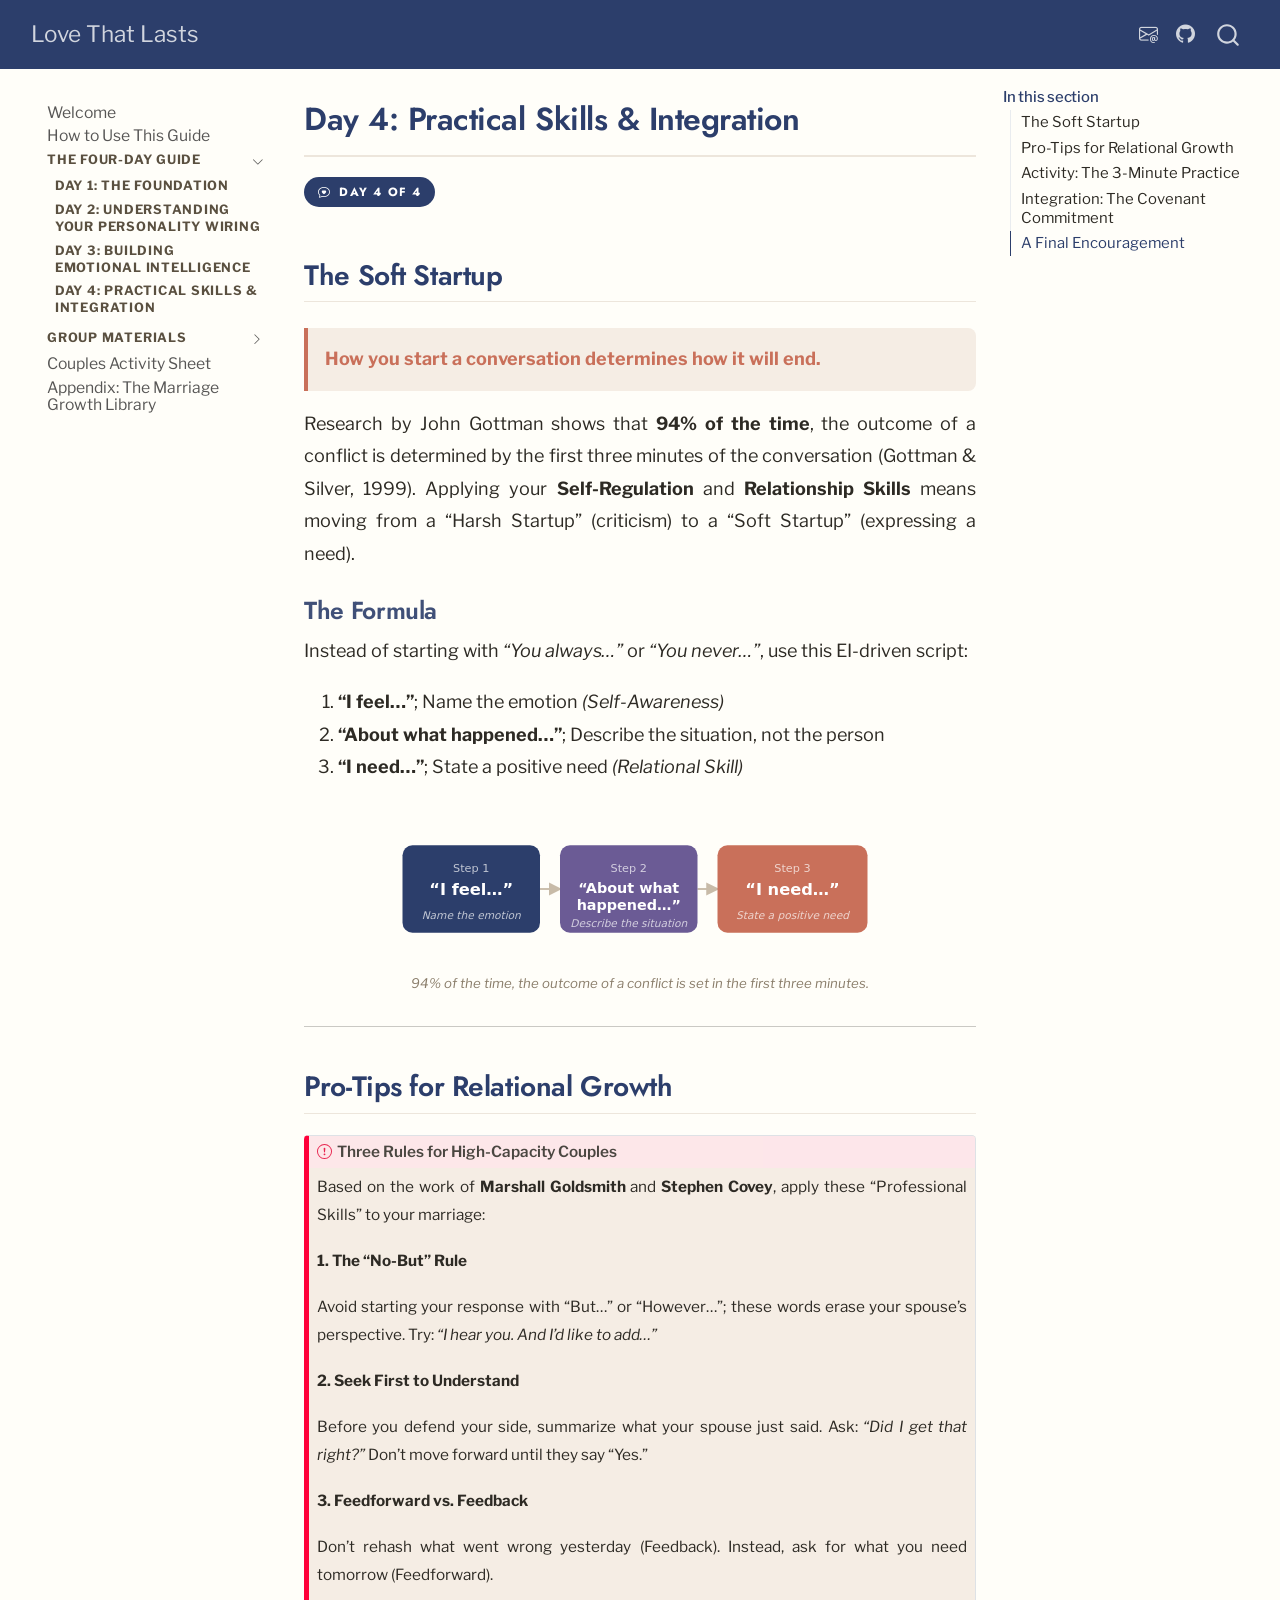
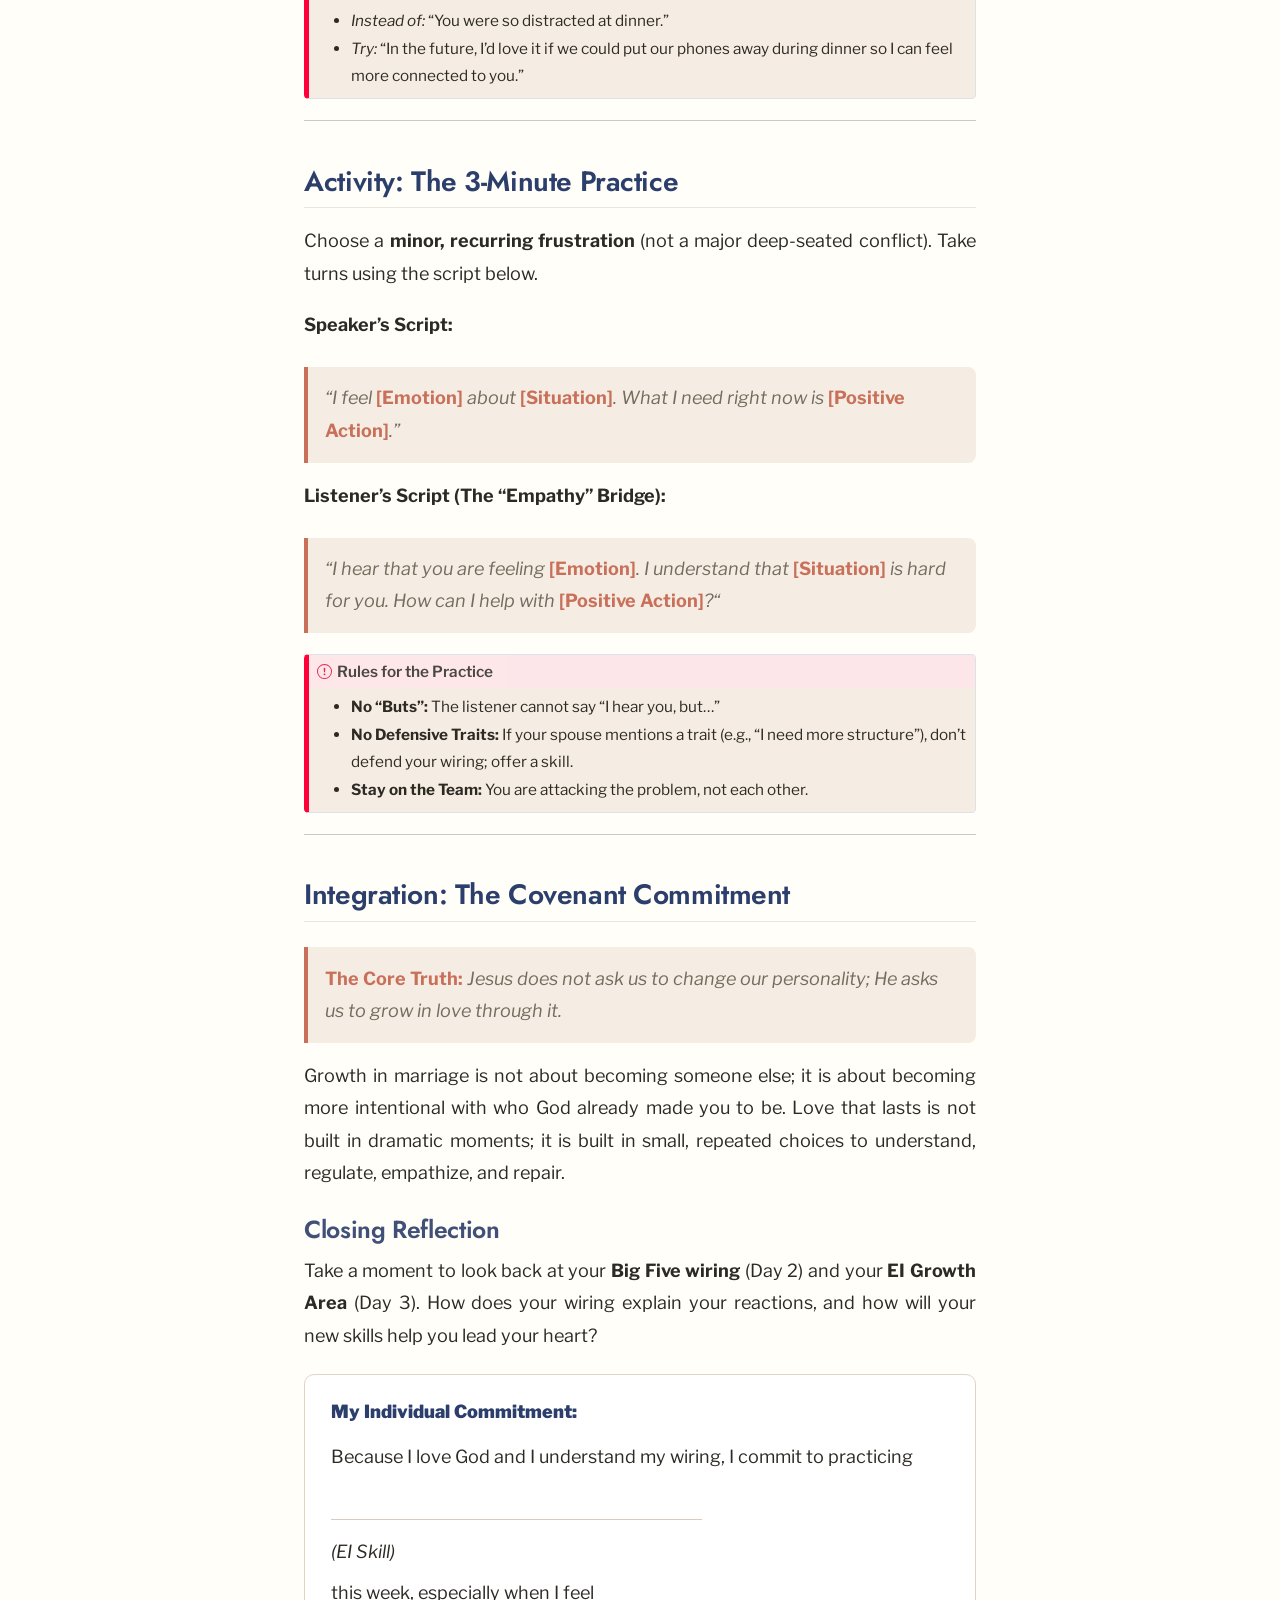
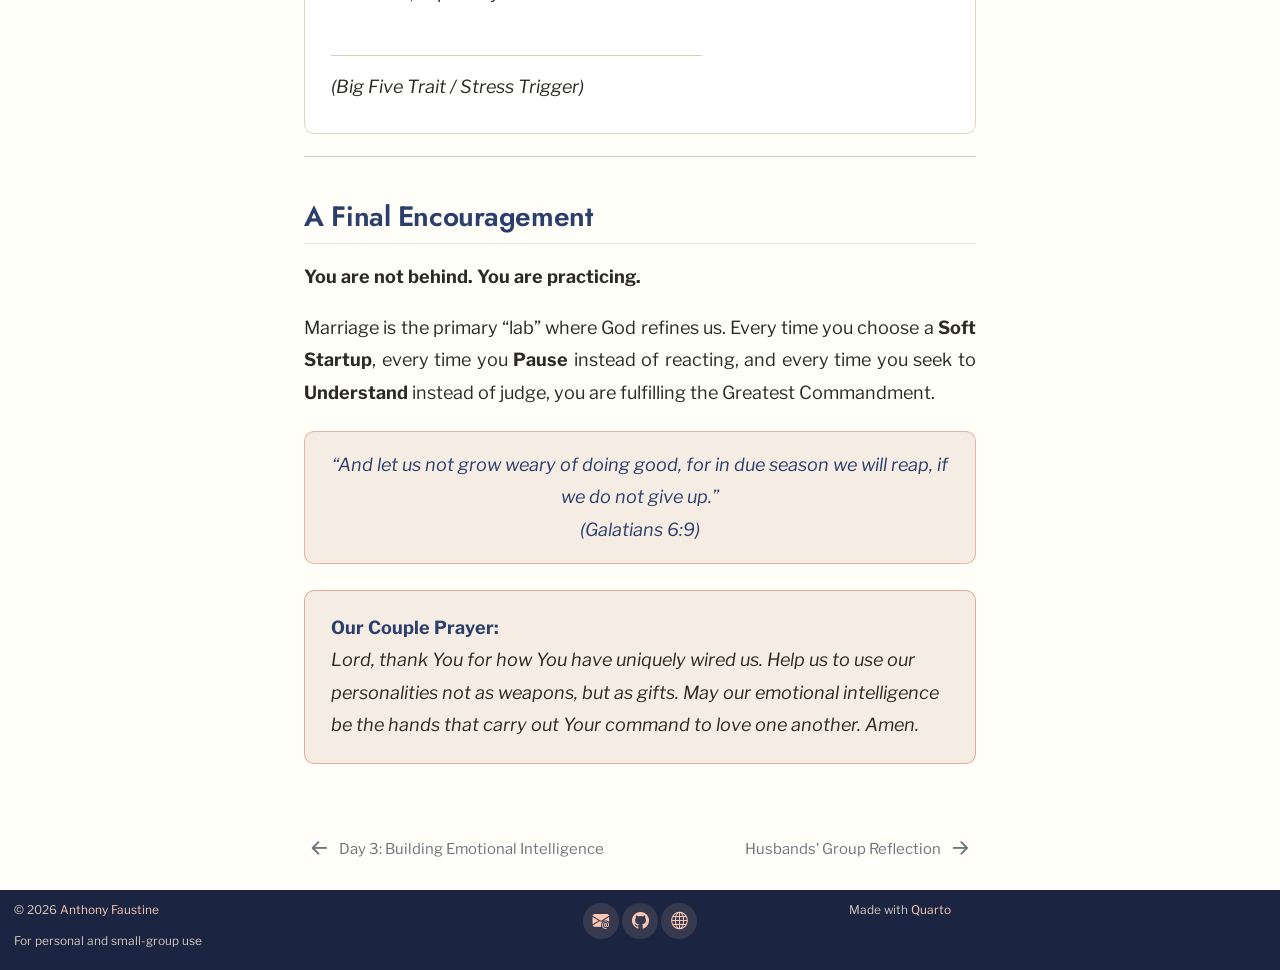
<file: day-04.html>
<!DOCTYPE html>
<html xmlns="http://www.w3.org/1999/xhtml" lang="en" xml:lang="en"><head>

<meta charset="utf-8">
<meta name="generator" content="quarto-1.9.38">

<meta name="viewport" content="width=device-width, initial-scale=1.0, user-scalable=yes">


<title>Day 4: Practical Skills &amp; Integration – Love That Lasts</title>
<style>
/* Default styles provided by pandoc.
** See https://pandoc.org/MANUAL.html#variables-for-html for config info.
*/
code{white-space: pre-wrap;}
span.smallcaps{font-variant: small-caps;}
div.columns{display: flex; gap: min(4vw, 1.5em);}
div.column{flex: auto; overflow-x: auto;}
div.hanging-indent{margin-left: 1.5em; text-indent: -1.5em;}
ul.task-list{list-style: none;}
ul.task-list li input[type="checkbox"] {
  width: 0.8em;
  margin: 0 0.8em 0.2em -1em; /* quarto-specific, see https://github.com/quarto-dev/quarto-cli/issues/4556 */ 
  vertical-align: middle;
}
</style>


<script src="site_libs/quarto-nav/quarto-nav.js"></script>
<script src="site_libs/quarto-nav/headroom.min.js"></script>
<script src="site_libs/clipboard/clipboard.min.js"></script>
<script src="site_libs/quarto-search/autocomplete.umd.js"></script>
<script src="site_libs/quarto-search/fuse.min.js"></script>
<script src="site_libs/quarto-search/quarto-search.js"></script>
<meta name="quarto:offset" content="./">
<link href="./group-husbands.html" rel="next">
<link href="./day-03.html" rel="prev">
<script src="site_libs/quarto-html/quarto.js" type="module"></script>
<script src="site_libs/quarto-html/tabsets/tabsets.js" type="module"></script>
<script src="site_libs/quarto-html/popper.min.js"></script>
<script src="site_libs/quarto-html/tippy.umd.min.js"></script>
<script src="site_libs/quarto-html/anchor.min.js"></script>
<link href="site_libs/quarto-html/tippy.css" rel="stylesheet">
<link href="site_libs/quarto-html/quarto-syntax-highlighting-de63f62b328812d8e578a4d74e282472.css" rel="stylesheet" id="quarto-text-highlighting-styles">
<script src="site_libs/bootstrap/bootstrap.min.js"></script>
<link href="site_libs/bootstrap/bootstrap-icons.css" rel="stylesheet">
<link href="site_libs/bootstrap/bootstrap-31922fe49dbeeecc6615f260bb911b91.min.css" rel="stylesheet" append-hash="true" id="quarto-bootstrap" data-mode="light">
<script id="quarto-search-options" type="application/json">{
  "location": "navbar",
  "copy-button": false,
  "collapse-after": 3,
  "panel-placement": "end",
  "type": "overlay",
  "limit": 50,
  "keyboard-shortcut": [
    "f",
    "/",
    "s"
  ],
  "show-item-context": false,
  "language": {
    "search-no-results-text": "No results",
    "search-matching-documents-text": "matching documents",
    "search-copy-link-title": "Copy link to search",
    "search-hide-matches-text": "Hide additional matches",
    "search-more-match-text": "more match in this document",
    "search-more-matches-text": "more matches in this document",
    "search-clear-button-title": "Clear",
    "search-text-placeholder": "",
    "search-detached-cancel-button-title": "Cancel",
    "search-submit-button-title": "Submit",
    "search-label": "Search"
  }
}</script>
<style>html{ scroll-behavior: smooth; }</style>


</head>

<body class="nav-sidebar floating nav-fixed quarto-light">

<div id="quarto-search-results"></div>
  <header id="quarto-header" class="headroom fixed-top">
    <nav class="navbar navbar-expand-lg " data-bs-theme="dark">
      <div class="navbar-container container-fluid">
      <div class="navbar-brand-container mx-auto">
    <a class="navbar-brand" href="./index.html">
    <span class="navbar-title">Love That Lasts</span>
    </a>
  </div>
            <div id="quarto-search" class="" title="Search"></div>
          <button class="navbar-toggler" type="button" data-bs-toggle="collapse" data-bs-target="#navbarCollapse" aria-controls="navbarCollapse" role="menu" aria-expanded="false" aria-label="Toggle navigation" onclick="if (window.quartoToggleHeadroom) { window.quartoToggleHeadroom(); }">
  <span class="navbar-toggler-icon"></span>
</button>
          <div class="collapse navbar-collapse" id="navbarCollapse">
            <ul class="navbar-nav navbar-nav-scroll ms-auto">
  <li class="nav-item compact">
    <a class="nav-link" href="mailto:sambaiga@gmail.com"> <i class="bi bi-envelope-at" role="img" aria-label="Email Anthony Faustine">
</i> 
<span class="menu-text"></span></a>
  </li>  
  <li class="nav-item compact">
    <a class="nav-link" href="https://github.com/sambaiga"> <i class="bi bi-github" role="img" aria-label="GitHub">
</i> 
<span class="menu-text"></span></a>
  </li>  
</ul>
          </div> <!-- /navcollapse -->
            <div class="quarto-navbar-tools">
</div>
      </div> <!-- /container-fluid -->
    </nav>
  <nav class="quarto-secondary-nav">
    <div class="container-fluid d-flex">
      <button type="button" class="quarto-btn-toggle btn" data-bs-toggle="collapse" role="button" data-bs-target=".quarto-sidebar-collapse-item" aria-controls="quarto-sidebar" aria-expanded="false" aria-label="Toggle sidebar navigation" onclick="if (window.quartoToggleHeadroom) { window.quartoToggleHeadroom(); }">
        <i class="bi bi-layout-text-sidebar-reverse"></i>
      </button>
        <a class="flex-grow-1 no-decor" role="navigation" data-bs-toggle="collapse" data-bs-target=".quarto-sidebar-collapse-item" aria-controls="quarto-sidebar" aria-expanded="false" aria-label="Toggle sidebar navigation" onclick="if (window.quartoToggleHeadroom) { window.quartoToggleHeadroom(); }">      
          <h1 class="quarto-secondary-nav-title"><span class="chapter-title">Day 4: Practical Skills &amp; Integration</span></h1>
        </a>     
    </div>
  </nav>
</header>
<!-- content -->
<div id="quarto-content" class="quarto-container page-columns page-rows-contents page-layout-article page-navbar">
<!-- sidebar -->
  <nav id="quarto-sidebar" class="sidebar collapse collapse-horizontal quarto-sidebar-collapse-item sidebar-navigation floating overflow-auto">
    <div class="sidebar-menu-container"> 
    <ul class="list-unstyled mt-1">
        <li class="sidebar-item">
  <div class="sidebar-item-container"> 
  <a href="./index.html" class="sidebar-item-text sidebar-link"><span class="chapter-title">Welcome</span></a>
  </div>
</li>
        <li class="sidebar-item">
  <div class="sidebar-item-container"> 
  <a href="./how-to-use.html" class="sidebar-item-text sidebar-link"><span class="chapter-title">How to Use This Guide</span></a>
  </div>
</li>
        <li class="sidebar-item sidebar-item-section">
      <div class="sidebar-item-container"> 
            <a class="sidebar-item-text sidebar-link text-start" data-bs-toggle="collapse" data-bs-target="#quarto-sidebar-section-1" role="navigation" aria-expanded="true">
 <span class="menu-text">The Four-Day Guide</span></a>
          <a class="sidebar-item-toggle text-start" data-bs-toggle="collapse" data-bs-target="#quarto-sidebar-section-1" role="navigation" aria-expanded="true" aria-label="Toggle section">
            <i class="bi bi-chevron-right ms-2"></i>
          </a> 
      </div>
      <ul id="quarto-sidebar-section-1" class="collapse list-unstyled sidebar-section depth1 show">  
          <li class="sidebar-item">
  <div class="sidebar-item-container"> 
  <a href="./day-01.html" class="sidebar-item-text sidebar-link"><span class="chapter-title">Day 1: The Foundation</span></a>
  </div>
</li>
          <li class="sidebar-item">
  <div class="sidebar-item-container"> 
  <a href="./day-02.html" class="sidebar-item-text sidebar-link"><span class="chapter-title">Day 2: Understanding Your Personality Wiring</span></a>
  </div>
</li>
          <li class="sidebar-item">
  <div class="sidebar-item-container"> 
  <a href="./day-03.html" class="sidebar-item-text sidebar-link"><span class="chapter-title">Day 3: Building Emotional Intelligence</span></a>
  </div>
</li>
          <li class="sidebar-item">
  <div class="sidebar-item-container"> 
  <a href="./day-04.html" class="sidebar-item-text sidebar-link active"><span class="chapter-title">Day 4: Practical Skills &amp; Integration</span></a>
  </div>
</li>
      </ul>
  </li>
        <li class="sidebar-item sidebar-item-section">
      <div class="sidebar-item-container"> 
            <a class="sidebar-item-text sidebar-link text-start collapsed" data-bs-toggle="collapse" data-bs-target="#quarto-sidebar-section-2" role="navigation" aria-expanded="false">
 <span class="menu-text">Group Materials</span></a>
          <a class="sidebar-item-toggle text-start collapsed" data-bs-toggle="collapse" data-bs-target="#quarto-sidebar-section-2" role="navigation" aria-expanded="false" aria-label="Toggle section">
            <i class="bi bi-chevron-right ms-2"></i>
          </a> 
      </div>
      <ul id="quarto-sidebar-section-2" class="collapse list-unstyled sidebar-section depth1 ">  
          <li class="sidebar-item">
  <div class="sidebar-item-container"> 
  <a href="./group-husbands.html" class="sidebar-item-text sidebar-link"><span class="chapter-title">Husbands’ Group Reflection</span></a>
  </div>
</li>
          <li class="sidebar-item">
  <div class="sidebar-item-container"> 
  <a href="./group-wives.html" class="sidebar-item-text sidebar-link"><span class="chapter-title">Wives’ Group Reflection</span></a>
  </div>
</li>
      </ul>
  </li>
        <li class="sidebar-item">
  <div class="sidebar-item-container"> 
  <a href="./activity-sheet.html" class="sidebar-item-text sidebar-link"><span class="chapter-title">Couples Activity Sheet</span></a>
  </div>
</li>
        <li class="sidebar-item">
  <div class="sidebar-item-container"> 
  <a href="./appendix.html" class="sidebar-item-text sidebar-link"><span class="chapter-title">Appendix: The Marriage Growth Library</span></a>
  </div>
</li>
    </ul>
    </div>
</nav>
<div id="quarto-sidebar-glass" class="quarto-sidebar-collapse-item" data-bs-toggle="collapse" data-bs-target=".quarto-sidebar-collapse-item"></div>
<!-- margin-sidebar -->
    <div id="quarto-margin-sidebar" class="sidebar margin-sidebar">
        <nav id="TOC" role="doc-toc" class="toc-active">
    <h2 id="toc-title">In this section</h2>
   
  <ul>
  <li><a href="#the-soft-startup" id="toc-the-soft-startup" class="nav-link active" data-scroll-target="#the-soft-startup">The Soft Startup</a>
  <ul class="collapse">
  <li><a href="#the-formula" id="toc-the-formula" class="nav-link" data-scroll-target="#the-formula">The Formula</a></li>
  </ul></li>
  <li><a href="#pro-tips-for-relational-growth" id="toc-pro-tips-for-relational-growth" class="nav-link" data-scroll-target="#pro-tips-for-relational-growth">Pro-Tips for Relational Growth</a></li>
  <li><a href="#activity-the-3-minute-practice" id="toc-activity-the-3-minute-practice" class="nav-link" data-scroll-target="#activity-the-3-minute-practice">Activity: The 3-Minute Practice</a></li>
  <li><a href="#integration-the-covenant-commitment" id="toc-integration-the-covenant-commitment" class="nav-link" data-scroll-target="#integration-the-covenant-commitment">Integration: The Covenant Commitment</a>
  <ul class="collapse">
  <li><a href="#closing-reflection" id="toc-closing-reflection" class="nav-link" data-scroll-target="#closing-reflection">Closing Reflection</a></li>
  </ul></li>
  <li><a href="#a-final-encouragement" id="toc-a-final-encouragement" class="nav-link" data-scroll-target="#a-final-encouragement">A Final Encouragement</a></li>
  </ul>
</nav>
    </div>
<!-- main -->
<main class="content" id="quarto-document-content">

<header id="title-block-header" class="quarto-title-block default">
<div class="quarto-title">
<h1 class="title d-none d-lg-block"><span class="chapter-title">Day 4: Practical Skills &amp; Integration</span></h1>
</div>



<div class="quarto-title-meta">

    
  
    
  </div>
  


</header>


<p><span class="day-badge"><i class="bi bi-chat-heart"></i> Day 4 of 4</span></p>
<section id="the-soft-startup" class="level2">
<h2 class="anchored" data-anchor-id="the-soft-startup">The Soft Startup</h2>
<blockquote class="blockquote">
<p><strong>How you start a conversation determines how it will end.</strong></p>
</blockquote>
<p>Research by John Gottman shows that <strong>94% of the time</strong>, the outcome of a conflict is determined by the first three minutes of the conversation (Gottman &amp; Silver, 1999). Applying your <strong>Self-Regulation</strong> and <strong>Relationship Skills</strong> means moving from a “Harsh Startup” (criticism) to a “Soft Startup” (expressing a need).</p>
<section id="the-formula" class="level3">
<h3 class="anchored" data-anchor-id="the-formula">The Formula</h3>
<p>Instead of starting with <em>“You always…”</em> or <em>“You never…”</em>, use this EI-driven script:</p>
<ol type="1">
<li><strong>“I feel…”</strong>; Name the emotion <em>(Self-Awareness)</em></li>
<li><strong>“About what happened…”</strong>; Describe the situation, not the person</li>
<li><strong>“I need…”</strong>; State a positive need <em>(Relational Skill)</em></li>
</ol>
<figure class="diagram-figure figure">
<svg viewbox="-10 -10 400 120" xmlns="http://www.w3.org/2000/svg" role="img" aria-label="Soft Startup three steps: I feel, About what happened, I need">
<!-- Arrows -->
<line x1="110" y1="50" x2="126" y2="50" stroke="#C8BBA8" stroke-width="1.5" marker-end="url(#arr2)"></line> <line x1="236" y1="50" x2="252" y2="50" stroke="#C8BBA8" stroke-width="1.5" marker-end="url(#arr2)"></line> <defs> <marker id="arr2" markerwidth="7" markerheight="7" refx="6" refy="3.5" orient="auto"> <path d="M0,0 L7,3.5 L0,7 Z" fill="#C8BBA8"></path> </marker> </defs> <!-- Step 1 --> <rect x="0" y="15" width="110" height="70" rx="8" fill="#2C3E6B"></rect> <text x="55" y="36" font-size="9" fill="rgba(255,255,255,0.7)" text-anchor="middle" font-family="system-ui, sans-serif">Step 1</text> <text x="55" y="55" font-size="13" font-weight="bold" fill="white" text-anchor="middle" font-family="system-ui, -apple-system, sans-serif">“I feel…”</text> <text x="55" y="74" font-size="8.5" fill="rgba(255,255,255,0.7)" text-anchor="middle" font-style="italic" font-family="system-ui, sans-serif">Name the emotion</text> <!-- Step 2 --> <rect x="126" y="15" width="110" height="70" rx="8" fill="#6B5B95"></rect> <text x="181" y="36" font-size="9" fill="rgba(255,255,255,0.7)" text-anchor="middle" font-family="system-ui, sans-serif">Step 2</text> <text x="181" y="53" font-size="11.5" font-weight="bold" fill="white" text-anchor="middle" font-family="system-ui, -apple-system, sans-serif">“About what</text> <text x="181" y="67" font-size="11.5" font-weight="bold" fill="white" text-anchor="middle" font-family="system-ui, -apple-system, sans-serif">happened…”</text> <text x="181" y="80" font-size="8.5" fill="rgba(255,255,255,0.7)" text-anchor="middle" font-style="italic" font-family="system-ui, sans-serif">Describe the situation</text> <!-- Step 3 --> <rect x="252" y="15" width="120" height="70" rx="8" fill="#C9705A"></rect> <text x="312" y="36" font-size="9" fill="rgba(255,255,255,0.7)" text-anchor="middle" font-family="system-ui, sans-serif">Step 3</text> <text x="312" y="55" font-size="13" font-weight="bold" fill="white" text-anchor="middle" font-family="system-ui, -apple-system, sans-serif">“I need…”</text> <text x="312" y="74" font-size="8.5" fill="rgba(255,255,255,0.7)" text-anchor="middle" font-style="italic" font-family="system-ui, sans-serif">State a positive need</text>
</svg>
<figcaption class="circle-caption">
<em>94% of the time, the outcome of a conflict is set in the first three minutes.</em>
</figcaption>
</figure>
<hr>
</section>
</section>
<section id="pro-tips-for-relational-growth" class="level2">
<h2 class="anchored" data-anchor-id="pro-tips-for-relational-growth">Pro-Tips for Relational Growth</h2>
<div class="callout callout-style-default callout-important callout-titled">
<div class="callout-header d-flex align-content-center">
<div class="callout-icon-container">
<i class="callout-icon"></i>
</div>
<div class="callout-title-container flex-fill">
<span class="screen-reader-only">Important</span>Three Rules for High-Capacity Couples
</div>
</div>
<div class="callout-body-container callout-body">
<p>Based on the work of <strong>Marshall Goldsmith</strong> and <strong>Stephen Covey</strong>, apply these “Professional Skills” to your marriage:</p>
<p><strong>1. The “No-But” Rule</strong></p>
<p>Avoid starting your response with “But…” or “However…”; these words erase your spouse’s perspective. Try: <em>“I hear you. And I’d like to add…”</em></p>
<p><strong>2. Seek First to Understand</strong></p>
<p>Before you defend your side, summarize what your spouse just said. Ask: <em>“Did I get that right?”</em> Don’t move forward until they say “Yes.”</p>
<p><strong>3. Feedforward vs.&nbsp;Feedback</strong></p>
<p>Don’t rehash what went wrong yesterday (Feedback). Instead, ask for what you need tomorrow (Feedforward).</p>
<ul>
<li><em>Instead of:</em> “You were so distracted at dinner.”</li>
<li><em>Try:</em> “In the future, I’d love it if we could put our phones away during dinner so I can feel more connected to you.”</li>
</ul>
</div>
</div>
<hr>
</section>
<section id="activity-the-3-minute-practice" class="level2">
<h2 class="anchored" data-anchor-id="activity-the-3-minute-practice">Activity: The 3-Minute Practice</h2>
<p>Choose a <strong>minor, recurring frustration</strong> (not a major deep-seated conflict). Take turns using the script below.</p>
<p><strong>Speaker’s Script:</strong></p>
<blockquote class="blockquote">
<p><em>“I feel</em> <strong>[Emotion]</strong> <em>about</em> <strong>[Situation]</strong><em>. What I need right now is</em> <strong>[Positive Action]</strong><em>.”</em></p>
</blockquote>
<p><strong>Listener’s Script (The “Empathy” Bridge):</strong></p>
<blockquote class="blockquote">
<p><em>“I hear that you are feeling</em> <strong>[Emotion]</strong><em>. I understand that</em> <strong>[Situation]</strong> <em>is hard for you. How can I help with</em> <strong>[Positive Action]</strong><em>?“</em></p>
</blockquote>
<div class="callout callout-style-default callout-important callout-titled">
<div class="callout-header d-flex align-content-center">
<div class="callout-icon-container">
<i class="callout-icon"></i>
</div>
<div class="callout-title-container flex-fill">
<span class="screen-reader-only">Important</span>Rules for the Practice
</div>
</div>
<div class="callout-body-container callout-body">
<ul>
<li><strong>No “Buts”:</strong> The listener cannot say “I hear you, but…”</li>
<li><strong>No Defensive Traits:</strong> If your spouse mentions a trait (e.g., “I need more structure”), don’t defend your wiring; offer a skill.</li>
<li><strong>Stay on the Team:</strong> You are attacking the problem, not each other.</li>
</ul>
</div>
</div>
<hr>
</section>
<section id="integration-the-covenant-commitment" class="level2">
<h2 class="anchored" data-anchor-id="integration-the-covenant-commitment">Integration: The Covenant Commitment</h2>
<blockquote class="blockquote">
<p><strong>The Core Truth:</strong> Jesus does not ask us to change our personality; He asks us to grow in love through it.</p>
</blockquote>
<p>Growth in marriage is not about becoming someone else; it is about becoming more intentional with who God already made you to be. Love that lasts is not built in dramatic moments; it is built in small, repeated choices to understand, regulate, empathize, and repair.</p>
<section id="closing-reflection" class="level3">
<h3 class="anchored" data-anchor-id="closing-reflection">Closing Reflection</h3>
<p>Take a moment to look back at your <strong>Big Five wiring</strong> (Day 2) and your <strong>EI Growth Area</strong> (Day 3). How does your wiring explain your reactions, and how will your new skills help you lead your heart?</p>
<div class="reflection-box">
<p><strong>My Individual Commitment:</strong></p>
<p>Because I love God and I understand my wiring, I commit to practicing</p>
<div class="write-line-short">

</div>
<p><em>(EI Skill)</em></p>
<p>this week, especially when I feel</p>
<div class="write-line-short">

</div>
<p><em>(Big Five Trait / Stress Trigger)</em></p>
</div>
<hr>
</section>
</section>
<section id="a-final-encouragement" class="level2">
<h2 class="anchored" data-anchor-id="a-final-encouragement">A Final Encouragement</h2>
<p><strong>You are not behind. You are practicing.</strong></p>
<p>Marriage is the primary “lab” where God refines us. Every time you choose a <strong>Soft Startup</strong>, every time you <strong>Pause</strong> instead of reacting, and every time you seek to <strong>Understand</strong> instead of judge, you are fulfilling the Greatest Commandment.</p>
<div class="accent-box">
<p><em>“And let us not grow weary of doing good, for in due season we will reap, if we do not give up.”</em></p>
<p>(Galatians 6:9)</p>
</div>
<div class="prayer-box">
<p><strong>Our Couple Prayer:</strong></p>
<p><em>Lord, thank You for how You have uniquely wired us. Help us to use our personalities not as weapons, but as gifts. May our emotional intelligence be the hands that carry out Your command to love one another. Amen.</em></p>
</div>


</section>

</main> <!-- /main -->
<script id="quarto-html-after-body" type="application/javascript">
  window.document.addEventListener("DOMContentLoaded", function (event) {
    const icon = "";
    const anchorJS = new window.AnchorJS();
    anchorJS.options = {
      placement: 'right',
      icon: icon
    };
    anchorJS.add('.anchored');
    const isCodeAnnotation = (el) => {
      for (const clz of el.classList) {
        if (clz.startsWith('code-annotation-')) {                     
          return true;
        }
      }
      return false;
    }
    const onCopySuccess = function(e) {
      // button target
      const button = e.trigger;
      // don't keep focus
      button.blur();
      // flash "checked"
      button.classList.add('code-copy-button-checked');
      var currentTitle = button.getAttribute("title");
      button.setAttribute("title", "Copied!");
      let tooltip;
      if (window.bootstrap) {
        button.setAttribute("data-bs-toggle", "tooltip");
        button.setAttribute("data-bs-placement", "left");
        button.setAttribute("data-bs-title", "Copied!");
        tooltip = new bootstrap.Tooltip(button, 
          { trigger: "manual", 
            customClass: "code-copy-button-tooltip",
            offset: [0, -8]});
        tooltip.show();    
      }
      setTimeout(function() {
        if (tooltip) {
          tooltip.hide();
          button.removeAttribute("data-bs-title");
          button.removeAttribute("data-bs-toggle");
          button.removeAttribute("data-bs-placement");
        }
        button.setAttribute("title", currentTitle);
        button.classList.remove('code-copy-button-checked');
      }, 1000);
      // clear code selection
      e.clearSelection();
    }
    const getTextToCopy = function(trigger) {
      const outerScaffold = trigger.parentElement.cloneNode(true);
      const codeEl = outerScaffold.querySelector('code');
      for (const childEl of codeEl.children) {
        if (isCodeAnnotation(childEl)) {
          childEl.remove();
        }
      }
      return codeEl.innerText;
    }
    const clipboard = new window.ClipboardJS('.code-copy-button:not([data-in-quarto-modal])', {
      text: getTextToCopy
    });
    clipboard.on('success', onCopySuccess);
    if (window.document.getElementById('quarto-embedded-source-code-modal')) {
      const clipboardModal = new window.ClipboardJS('.code-copy-button[data-in-quarto-modal]', {
        text: getTextToCopy,
        container: window.document.getElementById('quarto-embedded-source-code-modal')
      });
      clipboardModal.on('success', onCopySuccess);
    }
      var localhostRegex = new RegExp(/^(?:http|https):\/\/localhost\:?[0-9]*\//);
      var mailtoRegex = new RegExp(/^mailto:/);
        var filterRegex = new RegExp("https:\/\/sambaiga\.github\.io\/love-that-lasts\/");
      var isInternal = (href) => {
          return filterRegex.test(href) || localhostRegex.test(href) || mailtoRegex.test(href);
      }
      // Inspect non-navigation links and adorn them if external
     var links = window.document.querySelectorAll('a[href]:not(.nav-link):not(.navbar-brand):not(.toc-action):not(.sidebar-link):not(.sidebar-item-toggle):not(.pagination-link):not(.no-external):not([aria-hidden]):not(.dropdown-item):not(.quarto-navigation-tool):not(.about-link)');
      for (var i=0; i<links.length; i++) {
        const link = links[i];
        if (!isInternal(link.href)) {
          // undo the damage that might have been done by quarto-nav.js in the case of
          // links that we want to consider external
          if (link.dataset.originalHref !== undefined) {
            link.href = link.dataset.originalHref;
          }
        }
      }
    function tippyHover(el, contentFn, onTriggerFn, onUntriggerFn) {
      const config = {
        allowHTML: true,
        maxWidth: 500,
        delay: 100,
        arrow: false,
        appendTo: function(el) {
            return el.parentElement;
        },
        interactive: true,
        interactiveBorder: 10,
        theme: 'quarto',
        placement: 'bottom-start',
      };
      if (contentFn) {
        config.content = contentFn;
      }
      if (onTriggerFn) {
        config.onTrigger = onTriggerFn;
      }
      if (onUntriggerFn) {
        config.onUntrigger = onUntriggerFn;
      }
      window.tippy(el, config); 
    }
    const noterefs = window.document.querySelectorAll('a[role="doc-noteref"]');
    for (var i=0; i<noterefs.length; i++) {
      const ref = noterefs[i];
      tippyHover(ref, function() {
        // use id or data attribute instead here
        let href = ref.getAttribute('data-footnote-href') || ref.getAttribute('href');
        try { href = new URL(href).hash; } catch {}
        const id = href.replace(/^#\/?/, "");
        const note = window.document.getElementById(id);
        if (note) {
          return note.innerHTML;
        } else {
          return "";
        }
      });
    }
    const xrefs = window.document.querySelectorAll('a.quarto-xref');
    const processXRef = (id, note) => {
      // Strip column container classes
      const stripColumnClz = (el) => {
        el.classList.remove("page-full", "page-columns");
        if (el.children) {
          for (const child of el.children) {
            stripColumnClz(child);
          }
        }
      }
      stripColumnClz(note)
      if (id === null || id.startsWith('sec-')) {
        // Special case sections, only their first couple elements
        const container = document.createElement("div");
        if (note.children && note.children.length > 2) {
          container.appendChild(note.children[0].cloneNode(true));
          for (let i = 1; i < note.children.length; i++) {
            const child = note.children[i];
            if (child.tagName === "P" && child.innerText === "") {
              continue;
            } else {
              container.appendChild(child.cloneNode(true));
              break;
            }
          }
          if (window.Quarto?.typesetMath) {
            window.Quarto.typesetMath(container);
          }
          return container.innerHTML
        } else {
          if (window.Quarto?.typesetMath) {
            window.Quarto.typesetMath(note);
          }
          return note.innerHTML;
        }
      } else {
        // Remove any anchor links if they are present
        const anchorLink = note.querySelector('a.anchorjs-link');
        if (anchorLink) {
          anchorLink.remove();
        }
        if (window.Quarto?.typesetMath) {
          window.Quarto.typesetMath(note);
        }
        if (note.classList.contains("callout")) {
          return note.outerHTML;
        } else {
          return note.innerHTML;
        }
      }
    }
    for (var i=0; i<xrefs.length; i++) {
      const xref = xrefs[i];
      tippyHover(xref, undefined, function(instance) {
        instance.disable();
        let url = xref.getAttribute('href');
        let hash = undefined; 
        if (url.startsWith('#')) {
          hash = url;
        } else {
          try { hash = new URL(url).hash; } catch {}
        }
        if (hash) {
          const id = hash.replace(/^#\/?/, "");
          const note = window.document.getElementById(id);
          if (note !== null) {
            try {
              const html = processXRef(id, note.cloneNode(true));
              instance.setContent(html);
            } finally {
              instance.enable();
              instance.show();
            }
          } else {
            // See if we can fetch this
            fetch(url.split('#')[0])
            .then(res => res.text())
            .then(html => {
              const parser = new DOMParser();
              const htmlDoc = parser.parseFromString(html, "text/html");
              const note = htmlDoc.getElementById(id);
              if (note !== null) {
                const html = processXRef(id, note);
                instance.setContent(html);
              } 
            }).finally(() => {
              instance.enable();
              instance.show();
            });
          }
        } else {
          // See if we can fetch a full url (with no hash to target)
          // This is a special case and we should probably do some content thinning / targeting
          fetch(url)
          .then(res => res.text())
          .then(html => {
            const parser = new DOMParser();
            const htmlDoc = parser.parseFromString(html, "text/html");
            const note = htmlDoc.querySelector('main.content');
            if (note !== null) {
              // This should only happen for chapter cross references
              // (since there is no id in the URL)
              // remove the first header
              if (note.children.length > 0 && note.children[0].tagName === "HEADER") {
                note.children[0].remove();
              }
              const html = processXRef(null, note);
              instance.setContent(html);
            } 
          }).finally(() => {
            instance.enable();
            instance.show();
          });
        }
      }, function(instance) {
      });
    }
        let selectedAnnoteEl;
        const selectorForAnnotation = ( cell, annotation) => {
          let cellAttr = 'data-code-cell="' + cell + '"';
          let lineAttr = 'data-code-annotation="' +  annotation + '"';
          const selector = 'span[' + cellAttr + '][' + lineAttr + ']';
          return selector;
        }
        const selectCodeLines = (annoteEl) => {
          const doc = window.document;
          const targetCell = annoteEl.getAttribute("data-target-cell");
          const targetAnnotation = annoteEl.getAttribute("data-target-annotation");
          const annoteSpan = window.document.querySelector(selectorForAnnotation(targetCell, targetAnnotation));
          const lines = annoteSpan.getAttribute("data-code-lines").split(",");
          const lineIds = lines.map((line) => {
            return targetCell + "-" + line;
          })
          let top = null;
          let height = null;
          let parent = null;
          if (lineIds.length > 0) {
              //compute the position of the single el (top and bottom and make a div)
              const el = window.document.getElementById(lineIds[0]);
              top = el.offsetTop;
              height = el.offsetHeight;
              parent = el.parentElement.parentElement;
            if (lineIds.length > 1) {
              const lastEl = window.document.getElementById(lineIds[lineIds.length - 1]);
              const bottom = lastEl.offsetTop + lastEl.offsetHeight;
              height = bottom - top;
            }
            if (top !== null && height !== null && parent !== null) {
              // cook up a div (if necessary) and position it 
              let div = window.document.getElementById("code-annotation-line-highlight");
              if (div === null) {
                div = window.document.createElement("div");
                div.setAttribute("id", "code-annotation-line-highlight");
                div.style.position = 'absolute';
                parent.appendChild(div);
              }
              div.style.top = top - 2 + "px";
              div.style.height = height + 4 + "px";
              div.style.left = 0;
              let gutterDiv = window.document.getElementById("code-annotation-line-highlight-gutter");
              if (gutterDiv === null) {
                gutterDiv = window.document.createElement("div");
                gutterDiv.setAttribute("id", "code-annotation-line-highlight-gutter");
                gutterDiv.style.position = 'absolute';
                const codeCell = window.document.getElementById(targetCell);
                const gutter = codeCell.querySelector('.code-annotation-gutter');
                gutter.appendChild(gutterDiv);
              }
              gutterDiv.style.top = top - 2 + "px";
              gutterDiv.style.height = height + 4 + "px";
            }
            selectedAnnoteEl = annoteEl;
          }
        };
        const unselectCodeLines = () => {
          const elementsIds = ["code-annotation-line-highlight", "code-annotation-line-highlight-gutter"];
          elementsIds.forEach((elId) => {
            const div = window.document.getElementById(elId);
            if (div) {
              div.remove();
            }
          });
          selectedAnnoteEl = undefined;
        };
          // Handle positioning of the toggle
      window.addEventListener(
        "resize",
        throttle(() => {
          elRect = undefined;
          if (selectedAnnoteEl) {
            selectCodeLines(selectedAnnoteEl);
          }
        }, 10)
      );
      function throttle(fn, ms) {
      let throttle = false;
      let timer;
        return (...args) => {
          if(!throttle) { // first call gets through
              fn.apply(this, args);
              throttle = true;
          } else { // all the others get throttled
              if(timer) clearTimeout(timer); // cancel #2
              timer = setTimeout(() => {
                fn.apply(this, args);
                timer = throttle = false;
              }, ms);
          }
        };
      }
        // Attach click handler to the DT
        const annoteDls = window.document.querySelectorAll('dt[data-target-cell]');
        for (const annoteDlNode of annoteDls) {
          annoteDlNode.addEventListener('click', (event) => {
            const clickedEl = event.target;
            if (clickedEl !== selectedAnnoteEl) {
              unselectCodeLines();
              const activeEl = window.document.querySelector('dt[data-target-cell].code-annotation-active');
              if (activeEl) {
                activeEl.classList.remove('code-annotation-active');
              }
              selectCodeLines(clickedEl);
              clickedEl.classList.add('code-annotation-active');
            } else {
              // Unselect the line
              unselectCodeLines();
              clickedEl.classList.remove('code-annotation-active');
            }
          });
        }
    const findCites = (el) => {
      const parentEl = el.parentElement;
      if (parentEl) {
        const cites = parentEl.dataset.cites;
        if (cites) {
          return {
            el,
            cites: cites.split(' ')
          };
        } else {
          return findCites(el.parentElement)
        }
      } else {
        return undefined;
      }
    };
    var bibliorefs = window.document.querySelectorAll('a[role="doc-biblioref"]');
    for (var i=0; i<bibliorefs.length; i++) {
      const ref = bibliorefs[i];
      const citeInfo = findCites(ref);
      if (citeInfo) {
        tippyHover(citeInfo.el, function() {
          var popup = window.document.createElement('div');
          citeInfo.cites.forEach(function(cite) {
            var citeDiv = window.document.createElement('div');
            citeDiv.classList.add('hanging-indent');
            citeDiv.classList.add('csl-entry');
            var biblioDiv = window.document.getElementById('ref-' + cite);
            if (biblioDiv) {
              citeDiv.innerHTML = biblioDiv.innerHTML;
            }
            popup.appendChild(citeDiv);
          });
          return popup.innerHTML;
        });
      }
    }
  });
  </script>
<nav class="page-navigation">
  <div class="nav-page nav-page-previous">
      <a href="./day-03.html" class="pagination-link" aria-label="Day 3: Building Emotional Intelligence">
        <i class="bi bi-arrow-left-short"></i> <span class="nav-page-text"><span class="chapter-title">Day 3: Building Emotional Intelligence</span></span>
      </a>          
  </div>
  <div class="nav-page nav-page-next">
      <a href="./group-husbands.html" class="pagination-link" aria-label="Husbands' Group Reflection">
        <span class="nav-page-text"><span class="chapter-title">Husbands’ Group Reflection</span></span> <i class="bi bi-arrow-right-short"></i>
      </a>
  </div>
</nav>
</div> <!-- /content -->
<footer class="footer">
  <div class="nav-footer">
    <div class="nav-footer-left">
<p><span class="faux-block">© 2026 <a href="https://sambaiga.github.io/">Anthony Faustine</a></span> <span class="faux-block">For personal and small-group use</span></p>
</div>   
    <div class="nav-footer-center">
<div class="footer-social">
<p><a href="mailto:sambaiga@gmail.com" title="Email"><i class="bi bi-envelope-at-fill"></i></a> <a href="https://github.com/sambaiga" title="GitHub"><i class="bi bi-github"></i></a> <a href="https://sambaiga.github.io" title="Website"><i class="bi bi-globe"></i></a></p>
</div>
</div>
    <div class="nav-footer-right">
<p><span class="faux-block">Made with <a href="https://quarto.org">Quarto</a></span></p>
</div>
  </div>
</footer>




<script src="site_libs/quarto-html/zenscroll-min.js"></script>
</body></html>
</file>
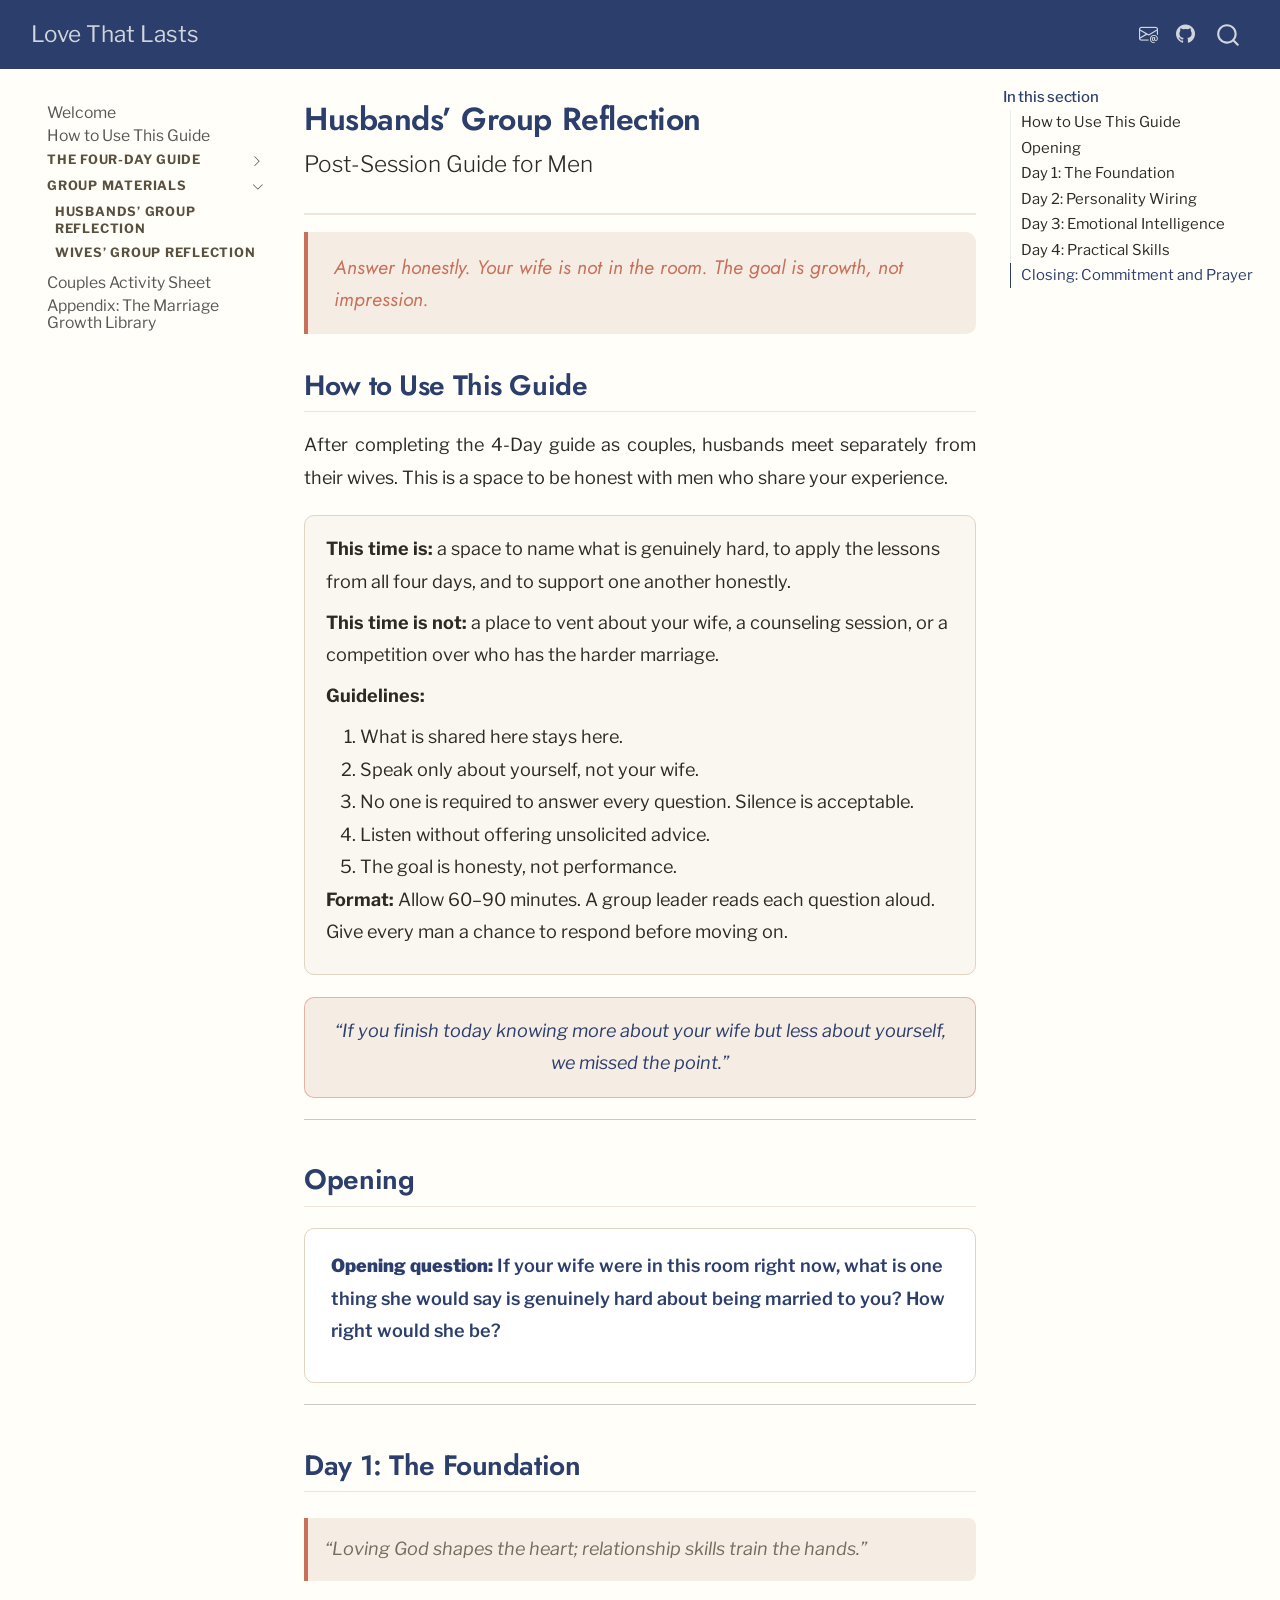
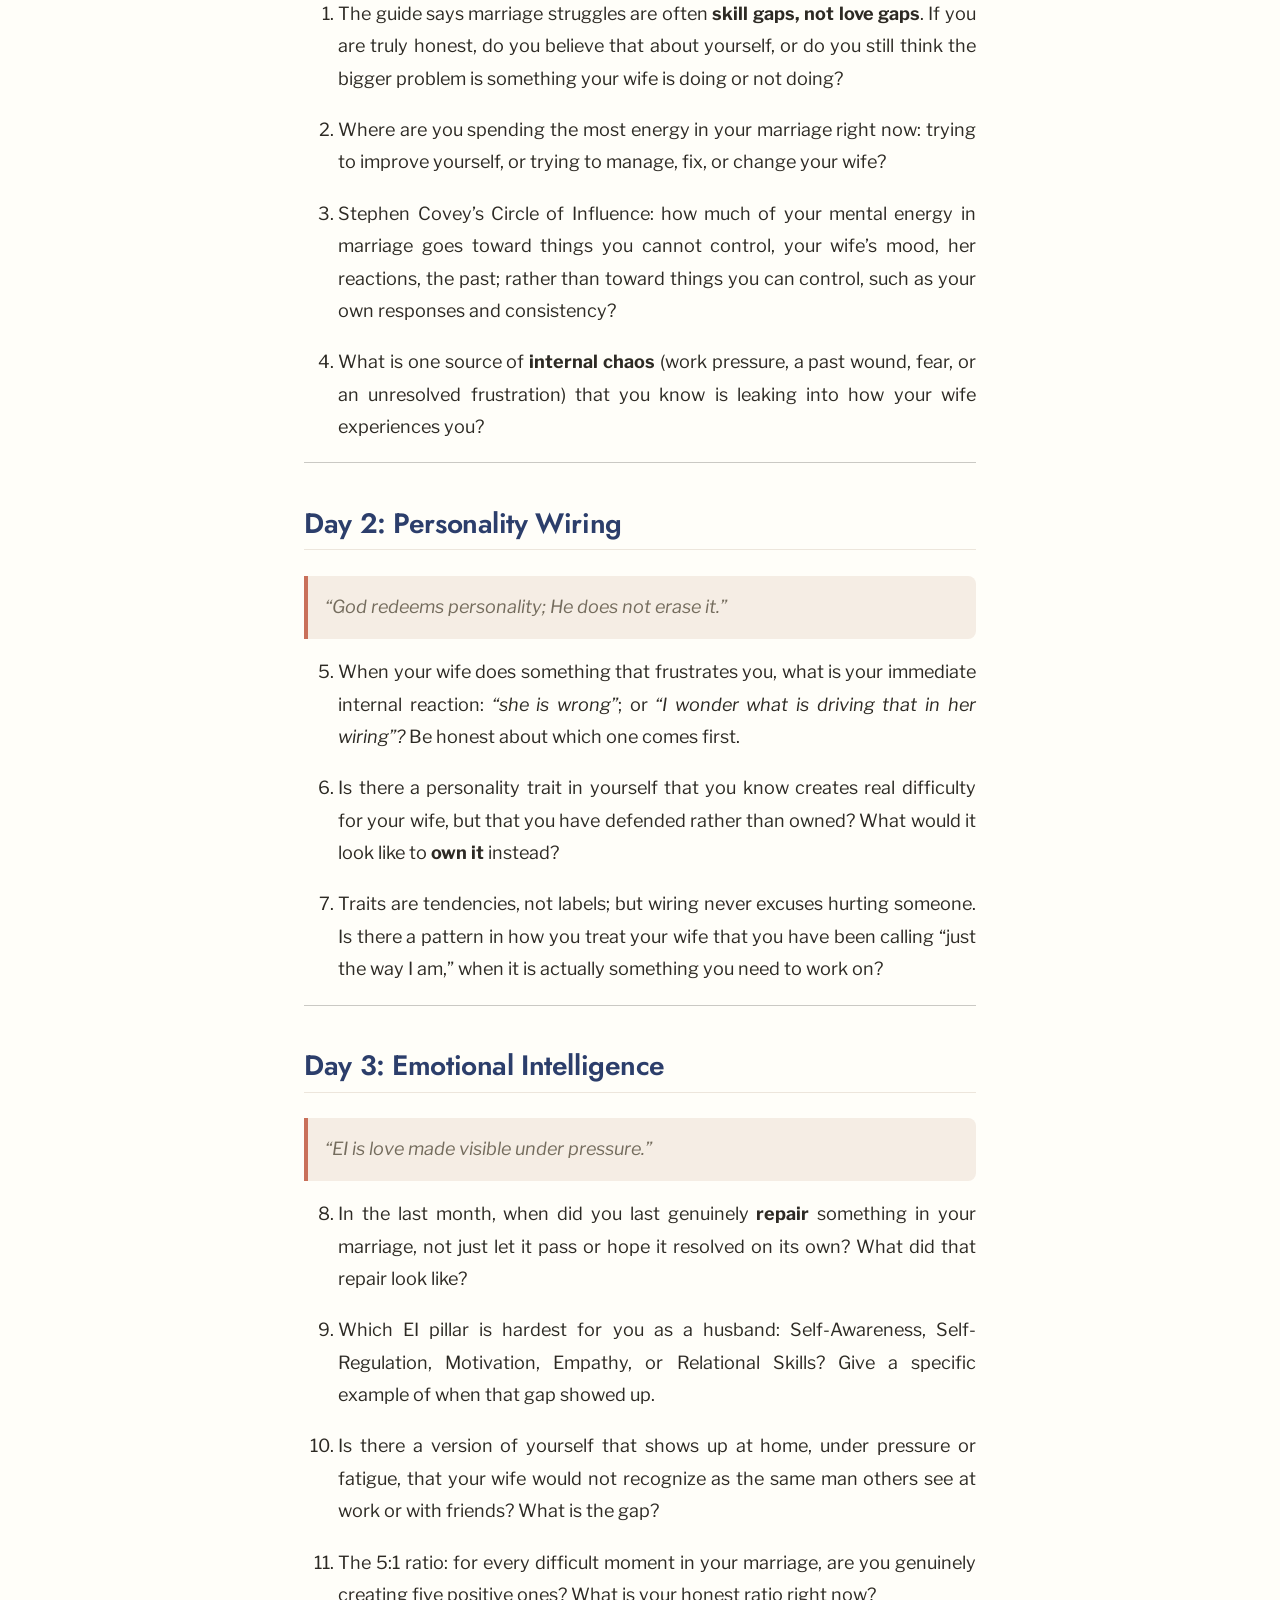
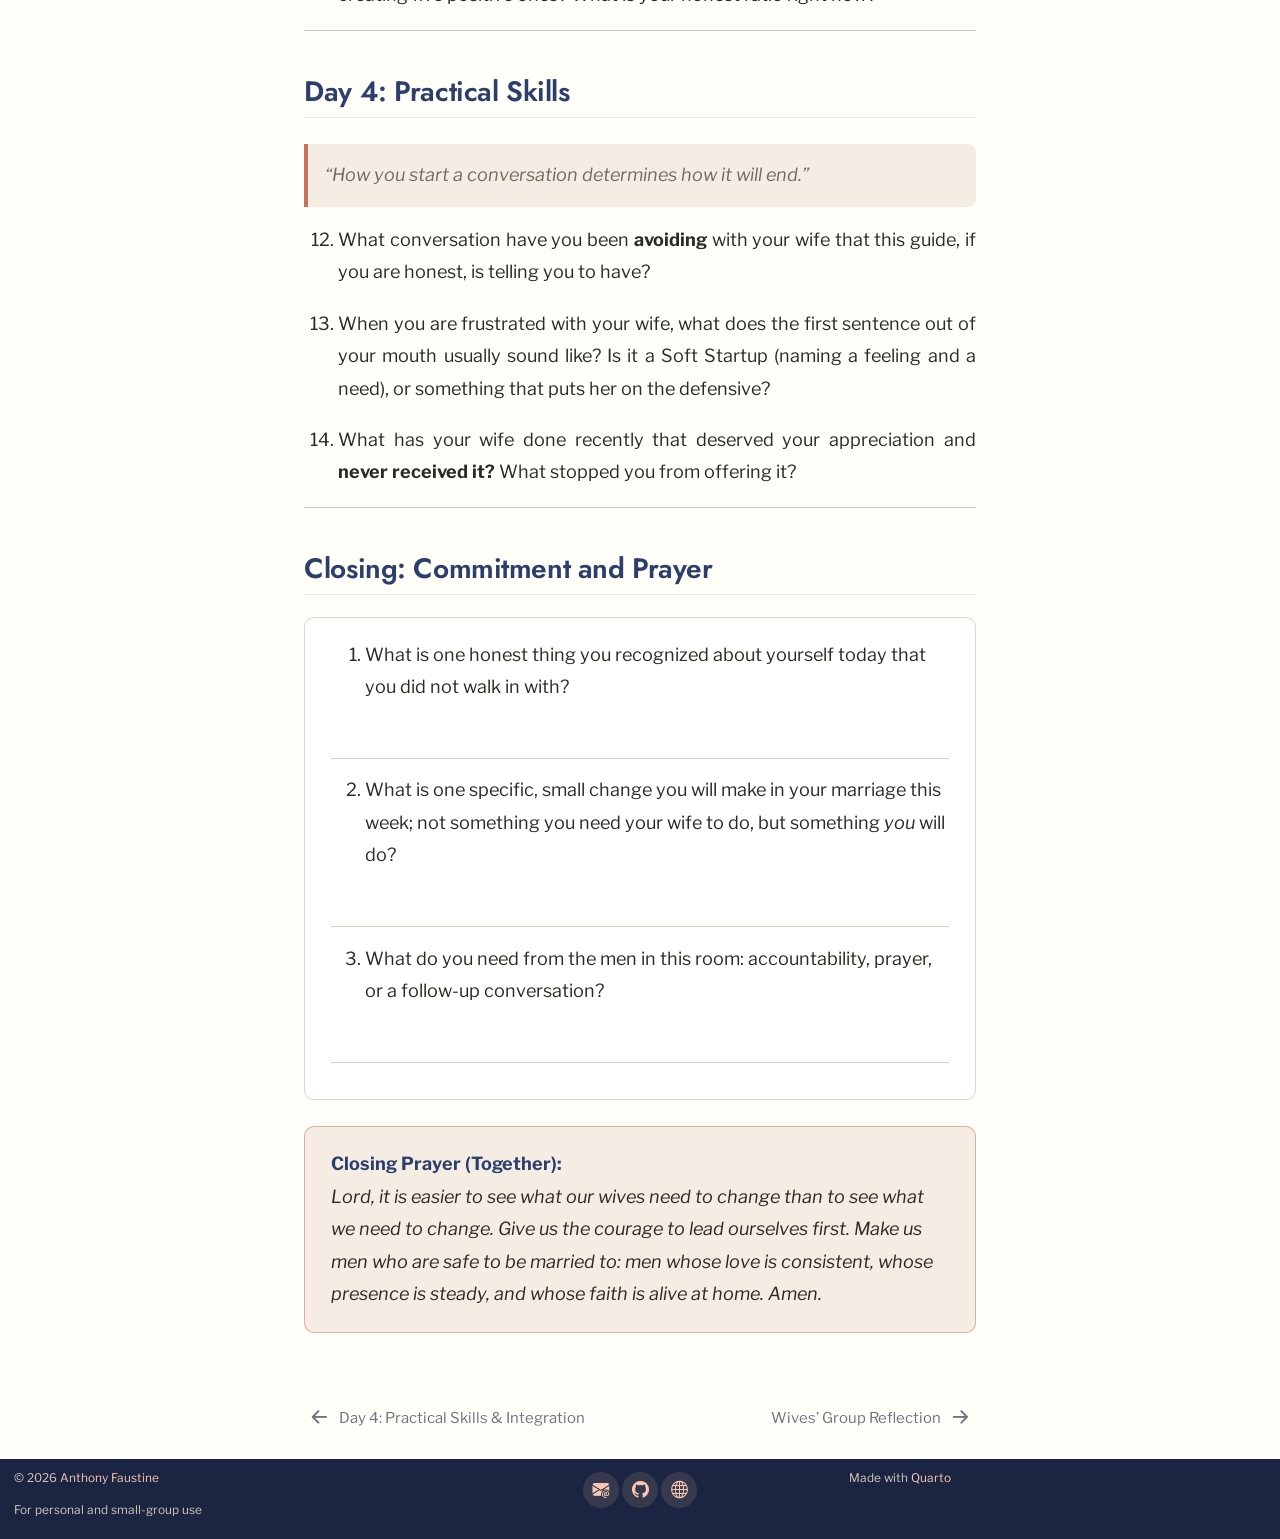
<file: group-husbands.html>
<!DOCTYPE html>
<html xmlns="http://www.w3.org/1999/xhtml" lang="en" xml:lang="en"><head>

<meta charset="utf-8">
<meta name="generator" content="quarto-1.9.38">

<meta name="viewport" content="width=device-width, initial-scale=1.0, user-scalable=yes">


<title>Husbands’ Group Reflection – Love That Lasts</title>
<style>
/* Default styles provided by pandoc.
** See https://pandoc.org/MANUAL.html#variables-for-html for config info.
*/
code{white-space: pre-wrap;}
span.smallcaps{font-variant: small-caps;}
div.columns{display: flex; gap: min(4vw, 1.5em);}
div.column{flex: auto; overflow-x: auto;}
div.hanging-indent{margin-left: 1.5em; text-indent: -1.5em;}
ul.task-list{list-style: none;}
ul.task-list li input[type="checkbox"] {
  width: 0.8em;
  margin: 0 0.8em 0.2em -1em; /* quarto-specific, see https://github.com/quarto-dev/quarto-cli/issues/4556 */ 
  vertical-align: middle;
}
</style>


<script src="site_libs/quarto-nav/quarto-nav.js"></script>
<script src="site_libs/quarto-nav/headroom.min.js"></script>
<script src="site_libs/clipboard/clipboard.min.js"></script>
<script src="site_libs/quarto-search/autocomplete.umd.js"></script>
<script src="site_libs/quarto-search/fuse.min.js"></script>
<script src="site_libs/quarto-search/quarto-search.js"></script>
<meta name="quarto:offset" content="./">
<link href="./group-wives.html" rel="next">
<link href="./day-04.html" rel="prev">
<script src="site_libs/quarto-html/quarto.js" type="module"></script>
<script src="site_libs/quarto-html/tabsets/tabsets.js" type="module"></script>
<script src="site_libs/quarto-html/popper.min.js"></script>
<script src="site_libs/quarto-html/tippy.umd.min.js"></script>
<script src="site_libs/quarto-html/anchor.min.js"></script>
<link href="site_libs/quarto-html/tippy.css" rel="stylesheet">
<link href="site_libs/quarto-html/quarto-syntax-highlighting-de63f62b328812d8e578a4d74e282472.css" rel="stylesheet" id="quarto-text-highlighting-styles">
<script src="site_libs/bootstrap/bootstrap.min.js"></script>
<link href="site_libs/bootstrap/bootstrap-icons.css" rel="stylesheet">
<link href="site_libs/bootstrap/bootstrap-31922fe49dbeeecc6615f260bb911b91.min.css" rel="stylesheet" append-hash="true" id="quarto-bootstrap" data-mode="light">
<script id="quarto-search-options" type="application/json">{
  "location": "navbar",
  "copy-button": false,
  "collapse-after": 3,
  "panel-placement": "end",
  "type": "overlay",
  "limit": 50,
  "keyboard-shortcut": [
    "f",
    "/",
    "s"
  ],
  "show-item-context": false,
  "language": {
    "search-no-results-text": "No results",
    "search-matching-documents-text": "matching documents",
    "search-copy-link-title": "Copy link to search",
    "search-hide-matches-text": "Hide additional matches",
    "search-more-match-text": "more match in this document",
    "search-more-matches-text": "more matches in this document",
    "search-clear-button-title": "Clear",
    "search-text-placeholder": "",
    "search-detached-cancel-button-title": "Cancel",
    "search-submit-button-title": "Submit",
    "search-label": "Search"
  }
}</script>
<style>html{ scroll-behavior: smooth; }</style>


</head>

<body class="nav-sidebar floating nav-fixed quarto-light">

<div id="quarto-search-results"></div>
  <header id="quarto-header" class="headroom fixed-top">
    <nav class="navbar navbar-expand-lg " data-bs-theme="dark">
      <div class="navbar-container container-fluid">
      <div class="navbar-brand-container mx-auto">
    <a class="navbar-brand" href="./index.html">
    <span class="navbar-title">Love That Lasts</span>
    </a>
  </div>
            <div id="quarto-search" class="" title="Search"></div>
          <button class="navbar-toggler" type="button" data-bs-toggle="collapse" data-bs-target="#navbarCollapse" aria-controls="navbarCollapse" role="menu" aria-expanded="false" aria-label="Toggle navigation" onclick="if (window.quartoToggleHeadroom) { window.quartoToggleHeadroom(); }">
  <span class="navbar-toggler-icon"></span>
</button>
          <div class="collapse navbar-collapse" id="navbarCollapse">
            <ul class="navbar-nav navbar-nav-scroll ms-auto">
  <li class="nav-item compact">
    <a class="nav-link" href="mailto:sambaiga@gmail.com"> <i class="bi bi-envelope-at" role="img" aria-label="Email Anthony Faustine">
</i> 
<span class="menu-text"></span></a>
  </li>  
  <li class="nav-item compact">
    <a class="nav-link" href="https://github.com/sambaiga"> <i class="bi bi-github" role="img" aria-label="GitHub">
</i> 
<span class="menu-text"></span></a>
  </li>  
</ul>
          </div> <!-- /navcollapse -->
            <div class="quarto-navbar-tools">
</div>
      </div> <!-- /container-fluid -->
    </nav>
  <nav class="quarto-secondary-nav">
    <div class="container-fluid d-flex">
      <button type="button" class="quarto-btn-toggle btn" data-bs-toggle="collapse" role="button" data-bs-target=".quarto-sidebar-collapse-item" aria-controls="quarto-sidebar" aria-expanded="false" aria-label="Toggle sidebar navigation" onclick="if (window.quartoToggleHeadroom) { window.quartoToggleHeadroom(); }">
        <i class="bi bi-layout-text-sidebar-reverse"></i>
      </button>
        <a class="flex-grow-1 no-decor" role="navigation" data-bs-toggle="collapse" data-bs-target=".quarto-sidebar-collapse-item" aria-controls="quarto-sidebar" aria-expanded="false" aria-label="Toggle sidebar navigation" onclick="if (window.quartoToggleHeadroom) { window.quartoToggleHeadroom(); }">      
          <h1 class="quarto-secondary-nav-title"><span class="chapter-title">Husbands’ Group Reflection</span></h1>
        </a>     
    </div>
  </nav>
</header>
<!-- content -->
<div id="quarto-content" class="quarto-container page-columns page-rows-contents page-layout-article page-navbar">
<!-- sidebar -->
  <nav id="quarto-sidebar" class="sidebar collapse collapse-horizontal quarto-sidebar-collapse-item sidebar-navigation floating overflow-auto">
    <div class="sidebar-menu-container"> 
    <ul class="list-unstyled mt-1">
        <li class="sidebar-item">
  <div class="sidebar-item-container"> 
  <a href="./index.html" class="sidebar-item-text sidebar-link"><span class="chapter-title">Welcome</span></a>
  </div>
</li>
        <li class="sidebar-item">
  <div class="sidebar-item-container"> 
  <a href="./how-to-use.html" class="sidebar-item-text sidebar-link"><span class="chapter-title">How to Use This Guide</span></a>
  </div>
</li>
        <li class="sidebar-item sidebar-item-section">
      <div class="sidebar-item-container"> 
            <a class="sidebar-item-text sidebar-link text-start collapsed" data-bs-toggle="collapse" data-bs-target="#quarto-sidebar-section-1" role="navigation" aria-expanded="false">
 <span class="menu-text">The Four-Day Guide</span></a>
          <a class="sidebar-item-toggle text-start collapsed" data-bs-toggle="collapse" data-bs-target="#quarto-sidebar-section-1" role="navigation" aria-expanded="false" aria-label="Toggle section">
            <i class="bi bi-chevron-right ms-2"></i>
          </a> 
      </div>
      <ul id="quarto-sidebar-section-1" class="collapse list-unstyled sidebar-section depth1 ">  
          <li class="sidebar-item">
  <div class="sidebar-item-container"> 
  <a href="./day-01.html" class="sidebar-item-text sidebar-link"><span class="chapter-title">Day 1: The Foundation</span></a>
  </div>
</li>
          <li class="sidebar-item">
  <div class="sidebar-item-container"> 
  <a href="./day-02.html" class="sidebar-item-text sidebar-link"><span class="chapter-title">Day 2: Understanding Your Personality Wiring</span></a>
  </div>
</li>
          <li class="sidebar-item">
  <div class="sidebar-item-container"> 
  <a href="./day-03.html" class="sidebar-item-text sidebar-link"><span class="chapter-title">Day 3: Building Emotional Intelligence</span></a>
  </div>
</li>
          <li class="sidebar-item">
  <div class="sidebar-item-container"> 
  <a href="./day-04.html" class="sidebar-item-text sidebar-link"><span class="chapter-title">Day 4: Practical Skills &amp; Integration</span></a>
  </div>
</li>
      </ul>
  </li>
        <li class="sidebar-item sidebar-item-section">
      <div class="sidebar-item-container"> 
            <a class="sidebar-item-text sidebar-link text-start" data-bs-toggle="collapse" data-bs-target="#quarto-sidebar-section-2" role="navigation" aria-expanded="true">
 <span class="menu-text">Group Materials</span></a>
          <a class="sidebar-item-toggle text-start" data-bs-toggle="collapse" data-bs-target="#quarto-sidebar-section-2" role="navigation" aria-expanded="true" aria-label="Toggle section">
            <i class="bi bi-chevron-right ms-2"></i>
          </a> 
      </div>
      <ul id="quarto-sidebar-section-2" class="collapse list-unstyled sidebar-section depth1 show">  
          <li class="sidebar-item">
  <div class="sidebar-item-container"> 
  <a href="./group-husbands.html" class="sidebar-item-text sidebar-link active"><span class="chapter-title">Husbands’ Group Reflection</span></a>
  </div>
</li>
          <li class="sidebar-item">
  <div class="sidebar-item-container"> 
  <a href="./group-wives.html" class="sidebar-item-text sidebar-link"><span class="chapter-title">Wives’ Group Reflection</span></a>
  </div>
</li>
      </ul>
  </li>
        <li class="sidebar-item">
  <div class="sidebar-item-container"> 
  <a href="./activity-sheet.html" class="sidebar-item-text sidebar-link"><span class="chapter-title">Couples Activity Sheet</span></a>
  </div>
</li>
        <li class="sidebar-item">
  <div class="sidebar-item-container"> 
  <a href="./appendix.html" class="sidebar-item-text sidebar-link"><span class="chapter-title">Appendix: The Marriage Growth Library</span></a>
  </div>
</li>
    </ul>
    </div>
</nav>
<div id="quarto-sidebar-glass" class="quarto-sidebar-collapse-item" data-bs-toggle="collapse" data-bs-target=".quarto-sidebar-collapse-item"></div>
<!-- margin-sidebar -->
    <div id="quarto-margin-sidebar" class="sidebar margin-sidebar">
        <nav id="TOC" role="doc-toc" class="toc-active">
    <h2 id="toc-title">In this section</h2>
   
  <ul>
  <li><a href="#how-to-use-this-guide" id="toc-how-to-use-this-guide" class="nav-link active" data-scroll-target="#how-to-use-this-guide">How to Use This Guide</a></li>
  <li><a href="#opening" id="toc-opening" class="nav-link" data-scroll-target="#opening">Opening</a></li>
  <li><a href="#day-1-the-foundation" id="toc-day-1-the-foundation" class="nav-link" data-scroll-target="#day-1-the-foundation">Day 1: The Foundation</a></li>
  <li><a href="#day-2-personality-wiring" id="toc-day-2-personality-wiring" class="nav-link" data-scroll-target="#day-2-personality-wiring">Day 2: Personality Wiring</a></li>
  <li><a href="#day-3-emotional-intelligence" id="toc-day-3-emotional-intelligence" class="nav-link" data-scroll-target="#day-3-emotional-intelligence">Day 3: Emotional Intelligence</a></li>
  <li><a href="#day-4-practical-skills" id="toc-day-4-practical-skills" class="nav-link" data-scroll-target="#day-4-practical-skills">Day 4: Practical Skills</a></li>
  <li><a href="#closing-commitment-and-prayer" id="toc-closing-commitment-and-prayer" class="nav-link" data-scroll-target="#closing-commitment-and-prayer">Closing: Commitment and Prayer</a></li>
  </ul>
</nav>
    </div>
<!-- main -->
<main class="content" id="quarto-document-content">

<header id="title-block-header" class="quarto-title-block default">
<div class="quarto-title">
<h1 class="title d-none d-lg-block"><span class="chapter-title">Husbands’ Group Reflection</span></h1>
<p class="subtitle lead">Post-Session Guide for Men</p>
</div>



<div class="quarto-title-meta">

    
  
    
  </div>
  


</header>


<p class="preface-epigraph">
Answer honestly. Your wife is not in the room. The goal is growth, not impression.
</p>
<section id="how-to-use-this-guide" class="level2">
<h2 class="anchored" data-anchor-id="how-to-use-this-guide">How to Use This Guide</h2>
<p>After completing the 4-Day guide as couples, husbands meet separately from their wives. This is a space to be honest with men who share your experience.</p>
<div class="info-box">
<p><strong>This time is:</strong> a space to name what is genuinely hard, to apply the lessons from all four days, and to support one another honestly.</p>
<p><strong>This time is not:</strong> a place to vent about your wife, a counseling session, or a competition over who has the harder marriage.</p>
<p><strong>Guidelines:</strong></p>
<ol type="1">
<li>What is shared here stays here.</li>
<li>Speak only about yourself, not your wife.</li>
<li>No one is required to answer every question. Silence is acceptable.</li>
<li>Listen without offering unsolicited advice.</li>
<li>The goal is honesty, not performance.</li>
</ol>
<p><strong>Format:</strong> Allow 60–90 minutes. A group leader reads each question aloud. Give every man a chance to respond before moving on.</p>
</div>
<div class="accent-box">
<p><em>“If you finish today knowing more about your wife but less about yourself, we missed the point.”</em></p>
</div>
<hr>
</section>
<section id="opening" class="level2">
<h2 class="anchored" data-anchor-id="opening">Opening</h2>
<div class="reflection-box">
<p><strong>Opening question:</strong> If your wife were in this room right now, what is one thing she would say is genuinely hard about being married to you? How right would she be?</p>
</div>
<hr>
</section>
<section id="day-1-the-foundation" class="level2">
<h2 class="anchored" data-anchor-id="day-1-the-foundation">Day 1: The Foundation</h2>
<blockquote class="blockquote">
<p><em>“Loving God shapes the heart; relationship skills train the hands.”</em></p>
</blockquote>
<ol type="1">
<li><p>The guide says marriage struggles are often <strong>skill gaps, not love gaps</strong>. If you are truly honest, do you believe that about yourself, or do you still think the bigger problem is something your wife is doing or not doing?</p></li>
<li><p>Where are you spending the most energy in your marriage right now: trying to improve yourself, or trying to manage, fix, or change your wife?</p></li>
<li><p>Stephen Covey’s Circle of Influence: how much of your mental energy in marriage goes toward things you cannot control, your wife’s mood, her reactions, the past; rather than toward things you can control, such as your own responses and consistency?</p></li>
<li><p>What is one source of <strong>internal chaos</strong> (work pressure, a past wound, fear, or an unresolved frustration) that you know is leaking into how your wife experiences you?</p></li>
</ol>
<hr>
</section>
<section id="day-2-personality-wiring" class="level2">
<h2 class="anchored" data-anchor-id="day-2-personality-wiring">Day 2: Personality Wiring</h2>
<blockquote class="blockquote">
<p><em>“God redeems personality; He does not erase it.”</em></p>
</blockquote>
<ol start="5" type="1">
<li><p>When your wife does something that frustrates you, what is your immediate internal reaction: <em>“she is wrong”</em>; or <em>“I wonder what is driving that in her wiring”?</em> Be honest about which one comes first.</p></li>
<li><p>Is there a personality trait in yourself that you know creates real difficulty for your wife, but that you have defended rather than owned? What would it look like to <strong>own it</strong> instead?</p></li>
<li><p>Traits are tendencies, not labels; but wiring never excuses hurting someone. Is there a pattern in how you treat your wife that you have been calling “just the way I am,” when it is actually something you need to work on?</p></li>
</ol>
<hr>
</section>
<section id="day-3-emotional-intelligence" class="level2">
<h2 class="anchored" data-anchor-id="day-3-emotional-intelligence">Day 3: Emotional Intelligence</h2>
<blockquote class="blockquote">
<p><em>“EI is love made visible under pressure.”</em></p>
</blockquote>
<ol start="8" type="1">
<li><p>In the last month, when did you last genuinely <strong>repair</strong> something in your marriage, not just let it pass or hope it resolved on its own? What did that repair look like?</p></li>
<li><p>Which EI pillar is hardest for you as a husband: Self-Awareness, Self-Regulation, Motivation, Empathy, or Relational Skills? Give a specific example of when that gap showed up.</p></li>
<li><p>Is there a version of yourself that shows up at home, under pressure or fatigue, that your wife would not recognize as the same man others see at work or with friends? What is the gap?</p></li>
<li><p>The 5:1 ratio: for every difficult moment in your marriage, are you genuinely creating five positive ones? What is your honest ratio right now?</p></li>
</ol>
<hr>
</section>
<section id="day-4-practical-skills" class="level2">
<h2 class="anchored" data-anchor-id="day-4-practical-skills">Day 4: Practical Skills</h2>
<blockquote class="blockquote">
<p><em>“How you start a conversation determines how it will end.”</em></p>
</blockquote>
<ol start="12" type="1">
<li><p>What conversation have you been <strong>avoiding</strong> with your wife that this guide, if you are honest, is telling you to have?</p></li>
<li><p>When you are frustrated with your wife, what does the first sentence out of your mouth usually sound like? Is it a Soft Startup (naming a feeling and a need), or something that puts her on the defensive?</p></li>
<li><p>What has your wife done recently that deserved your appreciation and <strong>never received it?</strong> What stopped you from offering it?</p></li>
</ol>
<hr>
</section>
<section id="closing-commitment-and-prayer" class="level2">
<h2 class="anchored" data-anchor-id="closing-commitment-and-prayer">Closing: Commitment and Prayer</h2>
<div class="reflection-box">
<ol type="1">
<li>What is one honest thing you recognized about yourself today that you did not walk in with?</li>
</ol>
<div class="write-line">

</div>
<ol start="2" type="1">
<li>What is one specific, small change you will make in your marriage this week; not something you need your wife to do, but something <em>you</em> will do?</li>
</ol>
<div class="write-line">

</div>
<ol start="3" type="1">
<li>What do you need from the men in this room: accountability, prayer, or a follow-up conversation?</li>
</ol>
<div class="write-line">

</div>
</div>
<div class="prayer-box">
<p><strong>Closing Prayer (Together):</strong></p>
<p><em>Lord, it is easier to see what our wives need to change than to see what we need to change. Give us the courage to lead ourselves first. Make us men who are safe to be married to: men whose love is consistent, whose presence is steady, and whose faith is alive at home. Amen.</em></p>
</div>


</section>

</main> <!-- /main -->
<script id="quarto-html-after-body" type="application/javascript">
  window.document.addEventListener("DOMContentLoaded", function (event) {
    const icon = "";
    const anchorJS = new window.AnchorJS();
    anchorJS.options = {
      placement: 'right',
      icon: icon
    };
    anchorJS.add('.anchored');
    const isCodeAnnotation = (el) => {
      for (const clz of el.classList) {
        if (clz.startsWith('code-annotation-')) {                     
          return true;
        }
      }
      return false;
    }
    const onCopySuccess = function(e) {
      // button target
      const button = e.trigger;
      // don't keep focus
      button.blur();
      // flash "checked"
      button.classList.add('code-copy-button-checked');
      var currentTitle = button.getAttribute("title");
      button.setAttribute("title", "Copied!");
      let tooltip;
      if (window.bootstrap) {
        button.setAttribute("data-bs-toggle", "tooltip");
        button.setAttribute("data-bs-placement", "left");
        button.setAttribute("data-bs-title", "Copied!");
        tooltip = new bootstrap.Tooltip(button, 
          { trigger: "manual", 
            customClass: "code-copy-button-tooltip",
            offset: [0, -8]});
        tooltip.show();    
      }
      setTimeout(function() {
        if (tooltip) {
          tooltip.hide();
          button.removeAttribute("data-bs-title");
          button.removeAttribute("data-bs-toggle");
          button.removeAttribute("data-bs-placement");
        }
        button.setAttribute("title", currentTitle);
        button.classList.remove('code-copy-button-checked');
      }, 1000);
      // clear code selection
      e.clearSelection();
    }
    const getTextToCopy = function(trigger) {
      const outerScaffold = trigger.parentElement.cloneNode(true);
      const codeEl = outerScaffold.querySelector('code');
      for (const childEl of codeEl.children) {
        if (isCodeAnnotation(childEl)) {
          childEl.remove();
        }
      }
      return codeEl.innerText;
    }
    const clipboard = new window.ClipboardJS('.code-copy-button:not([data-in-quarto-modal])', {
      text: getTextToCopy
    });
    clipboard.on('success', onCopySuccess);
    if (window.document.getElementById('quarto-embedded-source-code-modal')) {
      const clipboardModal = new window.ClipboardJS('.code-copy-button[data-in-quarto-modal]', {
        text: getTextToCopy,
        container: window.document.getElementById('quarto-embedded-source-code-modal')
      });
      clipboardModal.on('success', onCopySuccess);
    }
      var localhostRegex = new RegExp(/^(?:http|https):\/\/localhost\:?[0-9]*\//);
      var mailtoRegex = new RegExp(/^mailto:/);
        var filterRegex = new RegExp("https:\/\/sambaiga\.github\.io\/love-that-lasts\/");
      var isInternal = (href) => {
          return filterRegex.test(href) || localhostRegex.test(href) || mailtoRegex.test(href);
      }
      // Inspect non-navigation links and adorn them if external
     var links = window.document.querySelectorAll('a[href]:not(.nav-link):not(.navbar-brand):not(.toc-action):not(.sidebar-link):not(.sidebar-item-toggle):not(.pagination-link):not(.no-external):not([aria-hidden]):not(.dropdown-item):not(.quarto-navigation-tool):not(.about-link)');
      for (var i=0; i<links.length; i++) {
        const link = links[i];
        if (!isInternal(link.href)) {
          // undo the damage that might have been done by quarto-nav.js in the case of
          // links that we want to consider external
          if (link.dataset.originalHref !== undefined) {
            link.href = link.dataset.originalHref;
          }
        }
      }
    function tippyHover(el, contentFn, onTriggerFn, onUntriggerFn) {
      const config = {
        allowHTML: true,
        maxWidth: 500,
        delay: 100,
        arrow: false,
        appendTo: function(el) {
            return el.parentElement;
        },
        interactive: true,
        interactiveBorder: 10,
        theme: 'quarto',
        placement: 'bottom-start',
      };
      if (contentFn) {
        config.content = contentFn;
      }
      if (onTriggerFn) {
        config.onTrigger = onTriggerFn;
      }
      if (onUntriggerFn) {
        config.onUntrigger = onUntriggerFn;
      }
      window.tippy(el, config); 
    }
    const noterefs = window.document.querySelectorAll('a[role="doc-noteref"]');
    for (var i=0; i<noterefs.length; i++) {
      const ref = noterefs[i];
      tippyHover(ref, function() {
        // use id or data attribute instead here
        let href = ref.getAttribute('data-footnote-href') || ref.getAttribute('href');
        try { href = new URL(href).hash; } catch {}
        const id = href.replace(/^#\/?/, "");
        const note = window.document.getElementById(id);
        if (note) {
          return note.innerHTML;
        } else {
          return "";
        }
      });
    }
    const xrefs = window.document.querySelectorAll('a.quarto-xref');
    const processXRef = (id, note) => {
      // Strip column container classes
      const stripColumnClz = (el) => {
        el.classList.remove("page-full", "page-columns");
        if (el.children) {
          for (const child of el.children) {
            stripColumnClz(child);
          }
        }
      }
      stripColumnClz(note)
      if (id === null || id.startsWith('sec-')) {
        // Special case sections, only their first couple elements
        const container = document.createElement("div");
        if (note.children && note.children.length > 2) {
          container.appendChild(note.children[0].cloneNode(true));
          for (let i = 1; i < note.children.length; i++) {
            const child = note.children[i];
            if (child.tagName === "P" && child.innerText === "") {
              continue;
            } else {
              container.appendChild(child.cloneNode(true));
              break;
            }
          }
          if (window.Quarto?.typesetMath) {
            window.Quarto.typesetMath(container);
          }
          return container.innerHTML
        } else {
          if (window.Quarto?.typesetMath) {
            window.Quarto.typesetMath(note);
          }
          return note.innerHTML;
        }
      } else {
        // Remove any anchor links if they are present
        const anchorLink = note.querySelector('a.anchorjs-link');
        if (anchorLink) {
          anchorLink.remove();
        }
        if (window.Quarto?.typesetMath) {
          window.Quarto.typesetMath(note);
        }
        if (note.classList.contains("callout")) {
          return note.outerHTML;
        } else {
          return note.innerHTML;
        }
      }
    }
    for (var i=0; i<xrefs.length; i++) {
      const xref = xrefs[i];
      tippyHover(xref, undefined, function(instance) {
        instance.disable();
        let url = xref.getAttribute('href');
        let hash = undefined; 
        if (url.startsWith('#')) {
          hash = url;
        } else {
          try { hash = new URL(url).hash; } catch {}
        }
        if (hash) {
          const id = hash.replace(/^#\/?/, "");
          const note = window.document.getElementById(id);
          if (note !== null) {
            try {
              const html = processXRef(id, note.cloneNode(true));
              instance.setContent(html);
            } finally {
              instance.enable();
              instance.show();
            }
          } else {
            // See if we can fetch this
            fetch(url.split('#')[0])
            .then(res => res.text())
            .then(html => {
              const parser = new DOMParser();
              const htmlDoc = parser.parseFromString(html, "text/html");
              const note = htmlDoc.getElementById(id);
              if (note !== null) {
                const html = processXRef(id, note);
                instance.setContent(html);
              } 
            }).finally(() => {
              instance.enable();
              instance.show();
            });
          }
        } else {
          // See if we can fetch a full url (with no hash to target)
          // This is a special case and we should probably do some content thinning / targeting
          fetch(url)
          .then(res => res.text())
          .then(html => {
            const parser = new DOMParser();
            const htmlDoc = parser.parseFromString(html, "text/html");
            const note = htmlDoc.querySelector('main.content');
            if (note !== null) {
              // This should only happen for chapter cross references
              // (since there is no id in the URL)
              // remove the first header
              if (note.children.length > 0 && note.children[0].tagName === "HEADER") {
                note.children[0].remove();
              }
              const html = processXRef(null, note);
              instance.setContent(html);
            } 
          }).finally(() => {
            instance.enable();
            instance.show();
          });
        }
      }, function(instance) {
      });
    }
        let selectedAnnoteEl;
        const selectorForAnnotation = ( cell, annotation) => {
          let cellAttr = 'data-code-cell="' + cell + '"';
          let lineAttr = 'data-code-annotation="' +  annotation + '"';
          const selector = 'span[' + cellAttr + '][' + lineAttr + ']';
          return selector;
        }
        const selectCodeLines = (annoteEl) => {
          const doc = window.document;
          const targetCell = annoteEl.getAttribute("data-target-cell");
          const targetAnnotation = annoteEl.getAttribute("data-target-annotation");
          const annoteSpan = window.document.querySelector(selectorForAnnotation(targetCell, targetAnnotation));
          const lines = annoteSpan.getAttribute("data-code-lines").split(",");
          const lineIds = lines.map((line) => {
            return targetCell + "-" + line;
          })
          let top = null;
          let height = null;
          let parent = null;
          if (lineIds.length > 0) {
              //compute the position of the single el (top and bottom and make a div)
              const el = window.document.getElementById(lineIds[0]);
              top = el.offsetTop;
              height = el.offsetHeight;
              parent = el.parentElement.parentElement;
            if (lineIds.length > 1) {
              const lastEl = window.document.getElementById(lineIds[lineIds.length - 1]);
              const bottom = lastEl.offsetTop + lastEl.offsetHeight;
              height = bottom - top;
            }
            if (top !== null && height !== null && parent !== null) {
              // cook up a div (if necessary) and position it 
              let div = window.document.getElementById("code-annotation-line-highlight");
              if (div === null) {
                div = window.document.createElement("div");
                div.setAttribute("id", "code-annotation-line-highlight");
                div.style.position = 'absolute';
                parent.appendChild(div);
              }
              div.style.top = top - 2 + "px";
              div.style.height = height + 4 + "px";
              div.style.left = 0;
              let gutterDiv = window.document.getElementById("code-annotation-line-highlight-gutter");
              if (gutterDiv === null) {
                gutterDiv = window.document.createElement("div");
                gutterDiv.setAttribute("id", "code-annotation-line-highlight-gutter");
                gutterDiv.style.position = 'absolute';
                const codeCell = window.document.getElementById(targetCell);
                const gutter = codeCell.querySelector('.code-annotation-gutter');
                gutter.appendChild(gutterDiv);
              }
              gutterDiv.style.top = top - 2 + "px";
              gutterDiv.style.height = height + 4 + "px";
            }
            selectedAnnoteEl = annoteEl;
          }
        };
        const unselectCodeLines = () => {
          const elementsIds = ["code-annotation-line-highlight", "code-annotation-line-highlight-gutter"];
          elementsIds.forEach((elId) => {
            const div = window.document.getElementById(elId);
            if (div) {
              div.remove();
            }
          });
          selectedAnnoteEl = undefined;
        };
          // Handle positioning of the toggle
      window.addEventListener(
        "resize",
        throttle(() => {
          elRect = undefined;
          if (selectedAnnoteEl) {
            selectCodeLines(selectedAnnoteEl);
          }
        }, 10)
      );
      function throttle(fn, ms) {
      let throttle = false;
      let timer;
        return (...args) => {
          if(!throttle) { // first call gets through
              fn.apply(this, args);
              throttle = true;
          } else { // all the others get throttled
              if(timer) clearTimeout(timer); // cancel #2
              timer = setTimeout(() => {
                fn.apply(this, args);
                timer = throttle = false;
              }, ms);
          }
        };
      }
        // Attach click handler to the DT
        const annoteDls = window.document.querySelectorAll('dt[data-target-cell]');
        for (const annoteDlNode of annoteDls) {
          annoteDlNode.addEventListener('click', (event) => {
            const clickedEl = event.target;
            if (clickedEl !== selectedAnnoteEl) {
              unselectCodeLines();
              const activeEl = window.document.querySelector('dt[data-target-cell].code-annotation-active');
              if (activeEl) {
                activeEl.classList.remove('code-annotation-active');
              }
              selectCodeLines(clickedEl);
              clickedEl.classList.add('code-annotation-active');
            } else {
              // Unselect the line
              unselectCodeLines();
              clickedEl.classList.remove('code-annotation-active');
            }
          });
        }
    const findCites = (el) => {
      const parentEl = el.parentElement;
      if (parentEl) {
        const cites = parentEl.dataset.cites;
        if (cites) {
          return {
            el,
            cites: cites.split(' ')
          };
        } else {
          return findCites(el.parentElement)
        }
      } else {
        return undefined;
      }
    };
    var bibliorefs = window.document.querySelectorAll('a[role="doc-biblioref"]');
    for (var i=0; i<bibliorefs.length; i++) {
      const ref = bibliorefs[i];
      const citeInfo = findCites(ref);
      if (citeInfo) {
        tippyHover(citeInfo.el, function() {
          var popup = window.document.createElement('div');
          citeInfo.cites.forEach(function(cite) {
            var citeDiv = window.document.createElement('div');
            citeDiv.classList.add('hanging-indent');
            citeDiv.classList.add('csl-entry');
            var biblioDiv = window.document.getElementById('ref-' + cite);
            if (biblioDiv) {
              citeDiv.innerHTML = biblioDiv.innerHTML;
            }
            popup.appendChild(citeDiv);
          });
          return popup.innerHTML;
        });
      }
    }
  });
  </script>
<nav class="page-navigation">
  <div class="nav-page nav-page-previous">
      <a href="./day-04.html" class="pagination-link" aria-label="Day 4: Practical Skills &amp; Integration">
        <i class="bi bi-arrow-left-short"></i> <span class="nav-page-text"><span class="chapter-title">Day 4: Practical Skills &amp; Integration</span></span>
      </a>          
  </div>
  <div class="nav-page nav-page-next">
      <a href="./group-wives.html" class="pagination-link" aria-label="Wives' Group Reflection">
        <span class="nav-page-text"><span class="chapter-title">Wives’ Group Reflection</span></span> <i class="bi bi-arrow-right-short"></i>
      </a>
  </div>
</nav>
</div> <!-- /content -->
<footer class="footer">
  <div class="nav-footer">
    <div class="nav-footer-left">
<p><span class="faux-block">© 2026 <a href="https://sambaiga.github.io/">Anthony Faustine</a></span> <span class="faux-block">For personal and small-group use</span></p>
</div>   
    <div class="nav-footer-center">
<div class="footer-social">
<p><a href="mailto:sambaiga@gmail.com" title="Email"><i class="bi bi-envelope-at-fill"></i></a> <a href="https://github.com/sambaiga" title="GitHub"><i class="bi bi-github"></i></a> <a href="https://sambaiga.github.io" title="Website"><i class="bi bi-globe"></i></a></p>
</div>
</div>
    <div class="nav-footer-right">
<p><span class="faux-block">Made with <a href="https://quarto.org">Quarto</a></span></p>
</div>
  </div>
</footer>




<script src="site_libs/quarto-html/zenscroll-min.js"></script>
</body></html>
</file>
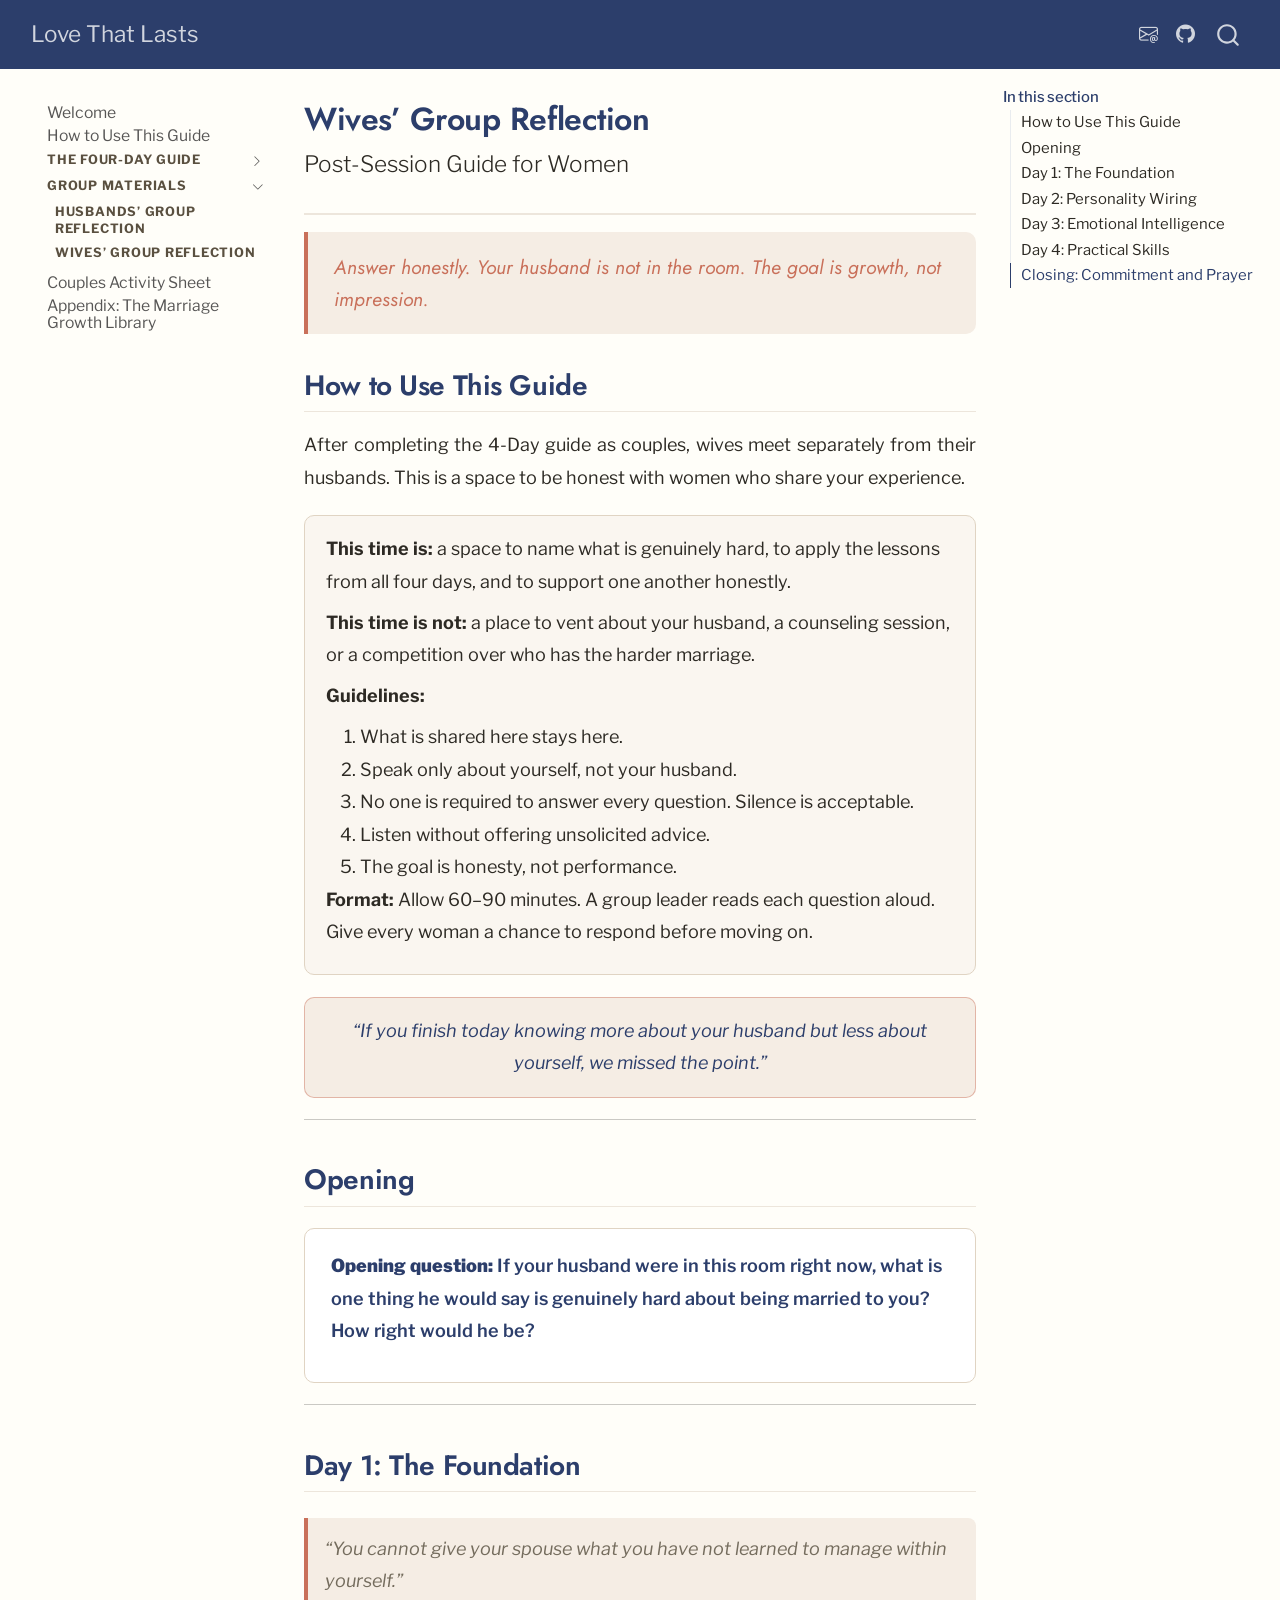
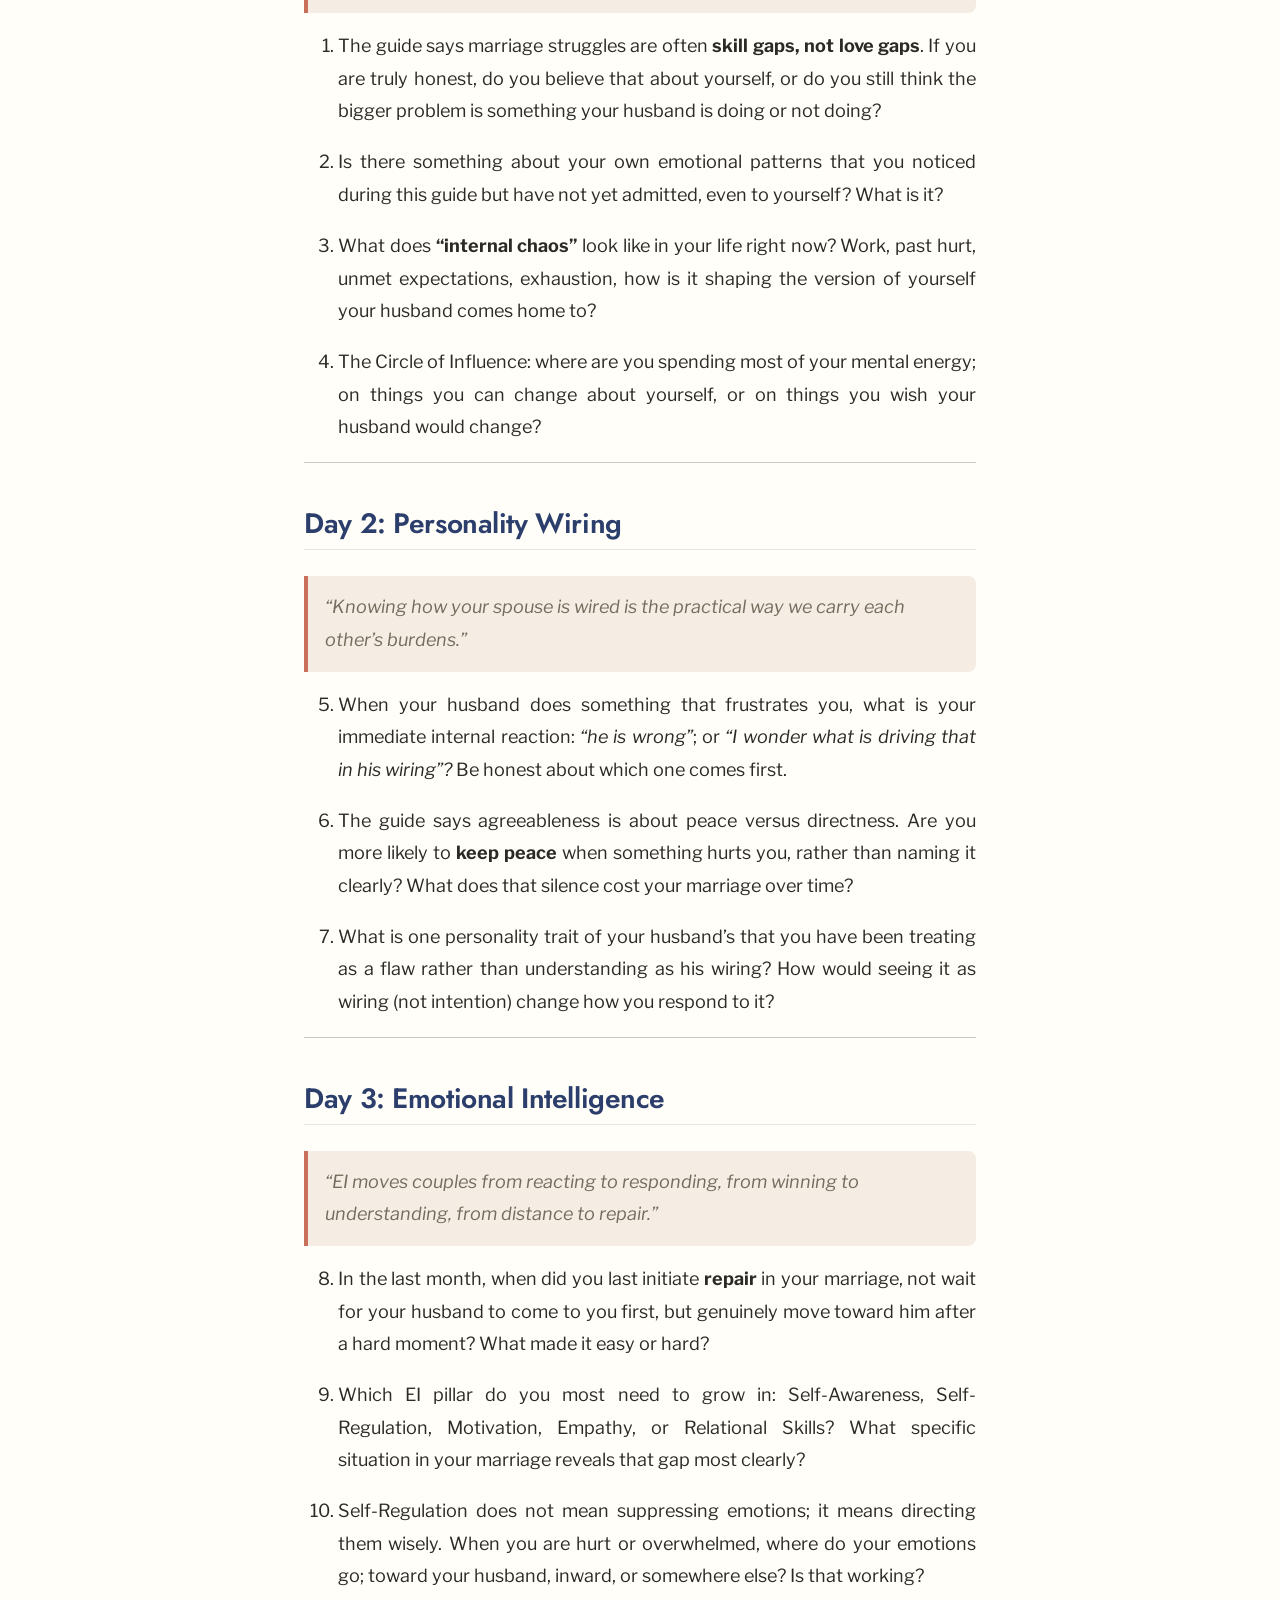
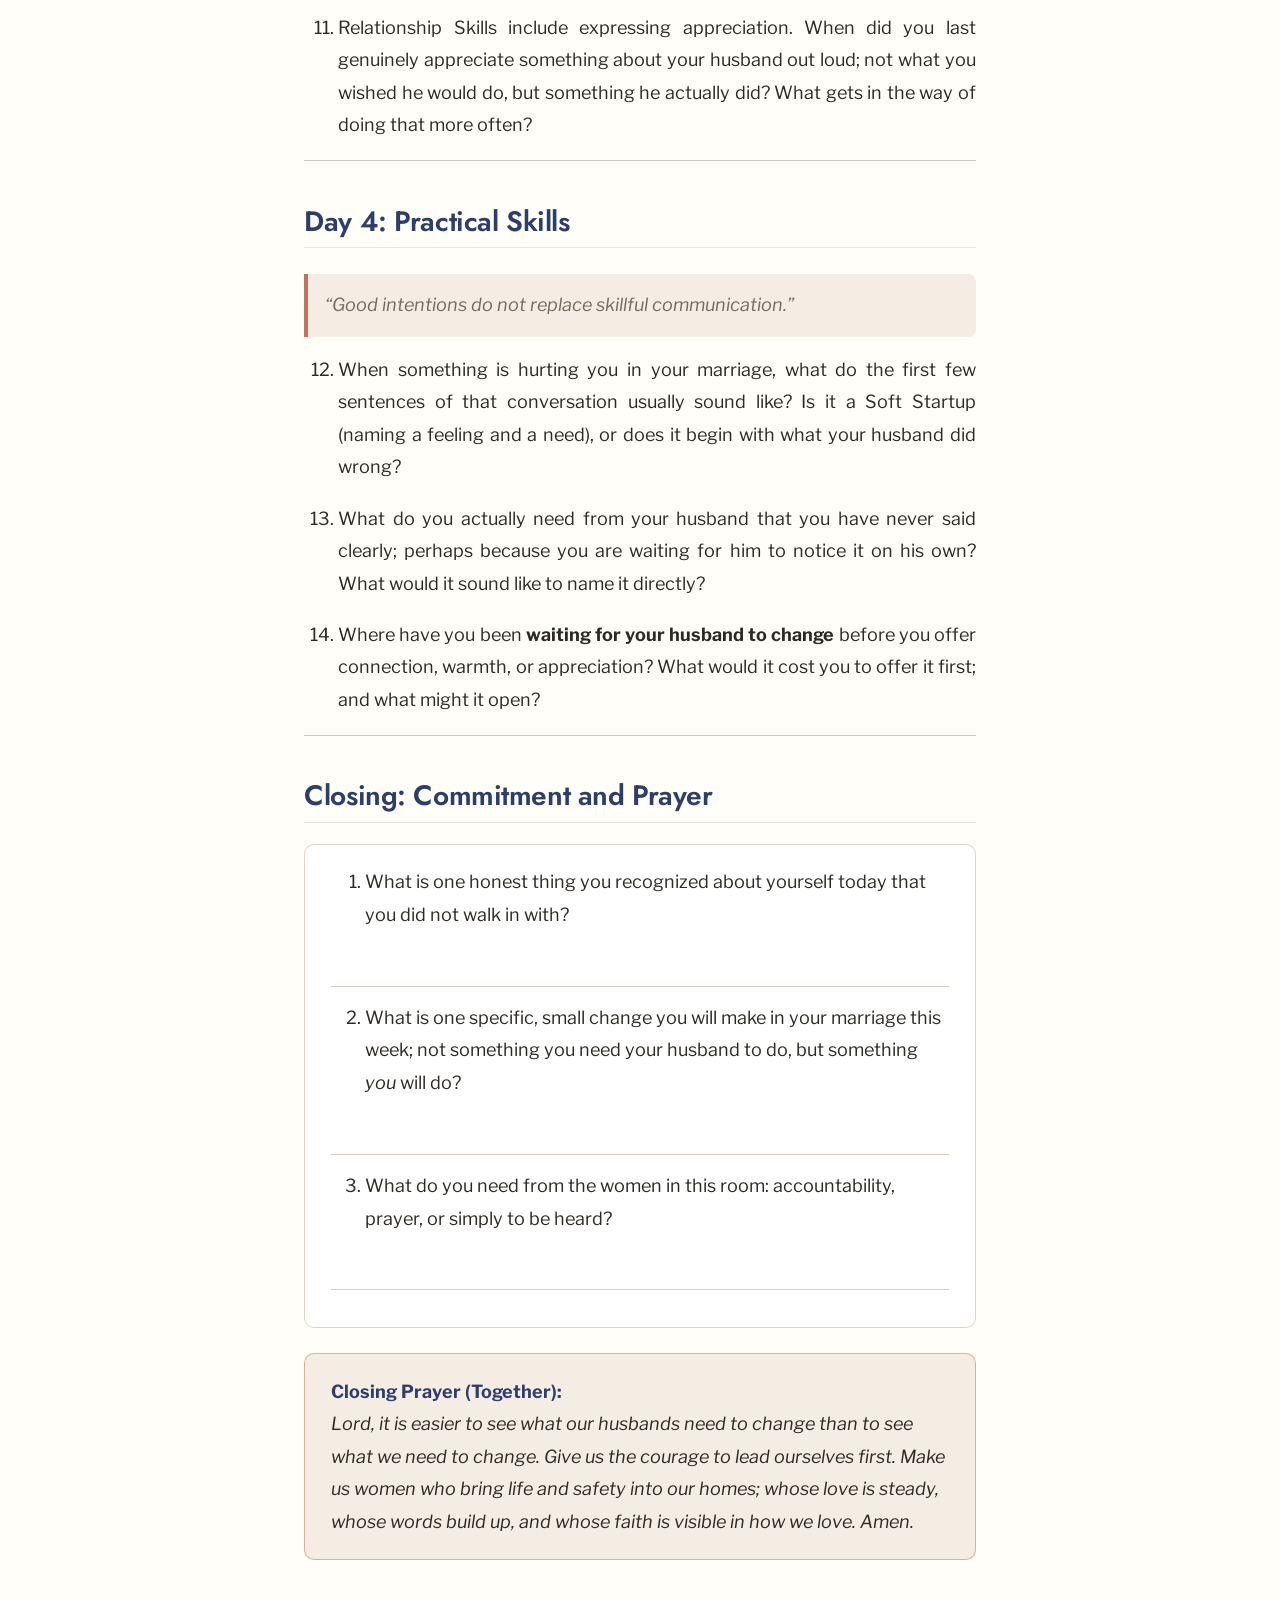
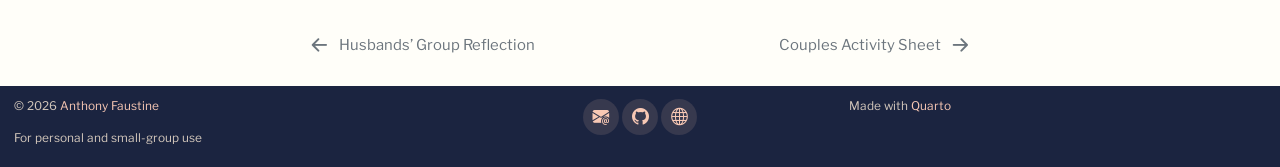
<file: group-wives.html>
<!DOCTYPE html>
<html xmlns="http://www.w3.org/1999/xhtml" lang="en" xml:lang="en"><head>

<meta charset="utf-8">
<meta name="generator" content="quarto-1.9.38">

<meta name="viewport" content="width=device-width, initial-scale=1.0, user-scalable=yes">


<title>Wives’ Group Reflection – Love That Lasts</title>
<style>
/* Default styles provided by pandoc.
** See https://pandoc.org/MANUAL.html#variables-for-html for config info.
*/
code{white-space: pre-wrap;}
span.smallcaps{font-variant: small-caps;}
div.columns{display: flex; gap: min(4vw, 1.5em);}
div.column{flex: auto; overflow-x: auto;}
div.hanging-indent{margin-left: 1.5em; text-indent: -1.5em;}
ul.task-list{list-style: none;}
ul.task-list li input[type="checkbox"] {
  width: 0.8em;
  margin: 0 0.8em 0.2em -1em; /* quarto-specific, see https://github.com/quarto-dev/quarto-cli/issues/4556 */ 
  vertical-align: middle;
}
</style>


<script src="site_libs/quarto-nav/quarto-nav.js"></script>
<script src="site_libs/quarto-nav/headroom.min.js"></script>
<script src="site_libs/clipboard/clipboard.min.js"></script>
<script src="site_libs/quarto-search/autocomplete.umd.js"></script>
<script src="site_libs/quarto-search/fuse.min.js"></script>
<script src="site_libs/quarto-search/quarto-search.js"></script>
<meta name="quarto:offset" content="./">
<link href="./activity-sheet.html" rel="next">
<link href="./group-husbands.html" rel="prev">
<script src="site_libs/quarto-html/quarto.js" type="module"></script>
<script src="site_libs/quarto-html/tabsets/tabsets.js" type="module"></script>
<script src="site_libs/quarto-html/popper.min.js"></script>
<script src="site_libs/quarto-html/tippy.umd.min.js"></script>
<script src="site_libs/quarto-html/anchor.min.js"></script>
<link href="site_libs/quarto-html/tippy.css" rel="stylesheet">
<link href="site_libs/quarto-html/quarto-syntax-highlighting-de63f62b328812d8e578a4d74e282472.css" rel="stylesheet" id="quarto-text-highlighting-styles">
<script src="site_libs/bootstrap/bootstrap.min.js"></script>
<link href="site_libs/bootstrap/bootstrap-icons.css" rel="stylesheet">
<link href="site_libs/bootstrap/bootstrap-31922fe49dbeeecc6615f260bb911b91.min.css" rel="stylesheet" append-hash="true" id="quarto-bootstrap" data-mode="light">
<script id="quarto-search-options" type="application/json">{
  "location": "navbar",
  "copy-button": false,
  "collapse-after": 3,
  "panel-placement": "end",
  "type": "overlay",
  "limit": 50,
  "keyboard-shortcut": [
    "f",
    "/",
    "s"
  ],
  "show-item-context": false,
  "language": {
    "search-no-results-text": "No results",
    "search-matching-documents-text": "matching documents",
    "search-copy-link-title": "Copy link to search",
    "search-hide-matches-text": "Hide additional matches",
    "search-more-match-text": "more match in this document",
    "search-more-matches-text": "more matches in this document",
    "search-clear-button-title": "Clear",
    "search-text-placeholder": "",
    "search-detached-cancel-button-title": "Cancel",
    "search-submit-button-title": "Submit",
    "search-label": "Search"
  }
}</script>
<style>html{ scroll-behavior: smooth; }</style>


</head>

<body class="nav-sidebar floating nav-fixed quarto-light">

<div id="quarto-search-results"></div>
  <header id="quarto-header" class="headroom fixed-top">
    <nav class="navbar navbar-expand-lg " data-bs-theme="dark">
      <div class="navbar-container container-fluid">
      <div class="navbar-brand-container mx-auto">
    <a class="navbar-brand" href="./index.html">
    <span class="navbar-title">Love That Lasts</span>
    </a>
  </div>
            <div id="quarto-search" class="" title="Search"></div>
          <button class="navbar-toggler" type="button" data-bs-toggle="collapse" data-bs-target="#navbarCollapse" aria-controls="navbarCollapse" role="menu" aria-expanded="false" aria-label="Toggle navigation" onclick="if (window.quartoToggleHeadroom) { window.quartoToggleHeadroom(); }">
  <span class="navbar-toggler-icon"></span>
</button>
          <div class="collapse navbar-collapse" id="navbarCollapse">
            <ul class="navbar-nav navbar-nav-scroll ms-auto">
  <li class="nav-item compact">
    <a class="nav-link" href="mailto:sambaiga@gmail.com"> <i class="bi bi-envelope-at" role="img" aria-label="Email Anthony Faustine">
</i> 
<span class="menu-text"></span></a>
  </li>  
  <li class="nav-item compact">
    <a class="nav-link" href="https://github.com/sambaiga"> <i class="bi bi-github" role="img" aria-label="GitHub">
</i> 
<span class="menu-text"></span></a>
  </li>  
</ul>
          </div> <!-- /navcollapse -->
            <div class="quarto-navbar-tools">
</div>
      </div> <!-- /container-fluid -->
    </nav>
  <nav class="quarto-secondary-nav">
    <div class="container-fluid d-flex">
      <button type="button" class="quarto-btn-toggle btn" data-bs-toggle="collapse" role="button" data-bs-target=".quarto-sidebar-collapse-item" aria-controls="quarto-sidebar" aria-expanded="false" aria-label="Toggle sidebar navigation" onclick="if (window.quartoToggleHeadroom) { window.quartoToggleHeadroom(); }">
        <i class="bi bi-layout-text-sidebar-reverse"></i>
      </button>
        <a class="flex-grow-1 no-decor" role="navigation" data-bs-toggle="collapse" data-bs-target=".quarto-sidebar-collapse-item" aria-controls="quarto-sidebar" aria-expanded="false" aria-label="Toggle sidebar navigation" onclick="if (window.quartoToggleHeadroom) { window.quartoToggleHeadroom(); }">      
          <h1 class="quarto-secondary-nav-title"><span class="chapter-title">Wives’ Group Reflection</span></h1>
        </a>     
    </div>
  </nav>
</header>
<!-- content -->
<div id="quarto-content" class="quarto-container page-columns page-rows-contents page-layout-article page-navbar">
<!-- sidebar -->
  <nav id="quarto-sidebar" class="sidebar collapse collapse-horizontal quarto-sidebar-collapse-item sidebar-navigation floating overflow-auto">
    <div class="sidebar-menu-container"> 
    <ul class="list-unstyled mt-1">
        <li class="sidebar-item">
  <div class="sidebar-item-container"> 
  <a href="./index.html" class="sidebar-item-text sidebar-link"><span class="chapter-title">Welcome</span></a>
  </div>
</li>
        <li class="sidebar-item">
  <div class="sidebar-item-container"> 
  <a href="./how-to-use.html" class="sidebar-item-text sidebar-link"><span class="chapter-title">How to Use This Guide</span></a>
  </div>
</li>
        <li class="sidebar-item sidebar-item-section">
      <div class="sidebar-item-container"> 
            <a class="sidebar-item-text sidebar-link text-start collapsed" data-bs-toggle="collapse" data-bs-target="#quarto-sidebar-section-1" role="navigation" aria-expanded="false">
 <span class="menu-text">The Four-Day Guide</span></a>
          <a class="sidebar-item-toggle text-start collapsed" data-bs-toggle="collapse" data-bs-target="#quarto-sidebar-section-1" role="navigation" aria-expanded="false" aria-label="Toggle section">
            <i class="bi bi-chevron-right ms-2"></i>
          </a> 
      </div>
      <ul id="quarto-sidebar-section-1" class="collapse list-unstyled sidebar-section depth1 ">  
          <li class="sidebar-item">
  <div class="sidebar-item-container"> 
  <a href="./day-01.html" class="sidebar-item-text sidebar-link"><span class="chapter-title">Day 1: The Foundation</span></a>
  </div>
</li>
          <li class="sidebar-item">
  <div class="sidebar-item-container"> 
  <a href="./day-02.html" class="sidebar-item-text sidebar-link"><span class="chapter-title">Day 2: Understanding Your Personality Wiring</span></a>
  </div>
</li>
          <li class="sidebar-item">
  <div class="sidebar-item-container"> 
  <a href="./day-03.html" class="sidebar-item-text sidebar-link"><span class="chapter-title">Day 3: Building Emotional Intelligence</span></a>
  </div>
</li>
          <li class="sidebar-item">
  <div class="sidebar-item-container"> 
  <a href="./day-04.html" class="sidebar-item-text sidebar-link"><span class="chapter-title">Day 4: Practical Skills &amp; Integration</span></a>
  </div>
</li>
      </ul>
  </li>
        <li class="sidebar-item sidebar-item-section">
      <div class="sidebar-item-container"> 
            <a class="sidebar-item-text sidebar-link text-start" data-bs-toggle="collapse" data-bs-target="#quarto-sidebar-section-2" role="navigation" aria-expanded="true">
 <span class="menu-text">Group Materials</span></a>
          <a class="sidebar-item-toggle text-start" data-bs-toggle="collapse" data-bs-target="#quarto-sidebar-section-2" role="navigation" aria-expanded="true" aria-label="Toggle section">
            <i class="bi bi-chevron-right ms-2"></i>
          </a> 
      </div>
      <ul id="quarto-sidebar-section-2" class="collapse list-unstyled sidebar-section depth1 show">  
          <li class="sidebar-item">
  <div class="sidebar-item-container"> 
  <a href="./group-husbands.html" class="sidebar-item-text sidebar-link"><span class="chapter-title">Husbands’ Group Reflection</span></a>
  </div>
</li>
          <li class="sidebar-item">
  <div class="sidebar-item-container"> 
  <a href="./group-wives.html" class="sidebar-item-text sidebar-link active"><span class="chapter-title">Wives’ Group Reflection</span></a>
  </div>
</li>
      </ul>
  </li>
        <li class="sidebar-item">
  <div class="sidebar-item-container"> 
  <a href="./activity-sheet.html" class="sidebar-item-text sidebar-link"><span class="chapter-title">Couples Activity Sheet</span></a>
  </div>
</li>
        <li class="sidebar-item">
  <div class="sidebar-item-container"> 
  <a href="./appendix.html" class="sidebar-item-text sidebar-link"><span class="chapter-title">Appendix: The Marriage Growth Library</span></a>
  </div>
</li>
    </ul>
    </div>
</nav>
<div id="quarto-sidebar-glass" class="quarto-sidebar-collapse-item" data-bs-toggle="collapse" data-bs-target=".quarto-sidebar-collapse-item"></div>
<!-- margin-sidebar -->
    <div id="quarto-margin-sidebar" class="sidebar margin-sidebar">
        <nav id="TOC" role="doc-toc" class="toc-active">
    <h2 id="toc-title">In this section</h2>
   
  <ul>
  <li><a href="#how-to-use-this-guide" id="toc-how-to-use-this-guide" class="nav-link active" data-scroll-target="#how-to-use-this-guide">How to Use This Guide</a></li>
  <li><a href="#opening" id="toc-opening" class="nav-link" data-scroll-target="#opening">Opening</a></li>
  <li><a href="#day-1-the-foundation" id="toc-day-1-the-foundation" class="nav-link" data-scroll-target="#day-1-the-foundation">Day 1: The Foundation</a></li>
  <li><a href="#day-2-personality-wiring" id="toc-day-2-personality-wiring" class="nav-link" data-scroll-target="#day-2-personality-wiring">Day 2: Personality Wiring</a></li>
  <li><a href="#day-3-emotional-intelligence" id="toc-day-3-emotional-intelligence" class="nav-link" data-scroll-target="#day-3-emotional-intelligence">Day 3: Emotional Intelligence</a></li>
  <li><a href="#day-4-practical-skills" id="toc-day-4-practical-skills" class="nav-link" data-scroll-target="#day-4-practical-skills">Day 4: Practical Skills</a></li>
  <li><a href="#closing-commitment-and-prayer" id="toc-closing-commitment-and-prayer" class="nav-link" data-scroll-target="#closing-commitment-and-prayer">Closing: Commitment and Prayer</a></li>
  </ul>
</nav>
    </div>
<!-- main -->
<main class="content" id="quarto-document-content">

<header id="title-block-header" class="quarto-title-block default">
<div class="quarto-title">
<h1 class="title d-none d-lg-block"><span class="chapter-title">Wives’ Group Reflection</span></h1>
<p class="subtitle lead">Post-Session Guide for Women</p>
</div>



<div class="quarto-title-meta">

    
  
    
  </div>
  


</header>


<p class="preface-epigraph">
Answer honestly. Your husband is not in the room. The goal is growth, not impression.
</p>
<section id="how-to-use-this-guide" class="level2">
<h2 class="anchored" data-anchor-id="how-to-use-this-guide">How to Use This Guide</h2>
<p>After completing the 4-Day guide as couples, wives meet separately from their husbands. This is a space to be honest with women who share your experience.</p>
<div class="info-box">
<p><strong>This time is:</strong> a space to name what is genuinely hard, to apply the lessons from all four days, and to support one another honestly.</p>
<p><strong>This time is not:</strong> a place to vent about your husband, a counseling session, or a competition over who has the harder marriage.</p>
<p><strong>Guidelines:</strong></p>
<ol type="1">
<li>What is shared here stays here.</li>
<li>Speak only about yourself, not your husband.</li>
<li>No one is required to answer every question. Silence is acceptable.</li>
<li>Listen without offering unsolicited advice.</li>
<li>The goal is honesty, not performance.</li>
</ol>
<p><strong>Format:</strong> Allow 60–90 minutes. A group leader reads each question aloud. Give every woman a chance to respond before moving on.</p>
</div>
<div class="accent-box">
<p><em>“If you finish today knowing more about your husband but less about yourself, we missed the point.”</em></p>
</div>
<hr>
</section>
<section id="opening" class="level2">
<h2 class="anchored" data-anchor-id="opening">Opening</h2>
<div class="reflection-box">
<p><strong>Opening question:</strong> If your husband were in this room right now, what is one thing he would say is genuinely hard about being married to you? How right would he be?</p>
</div>
<hr>
</section>
<section id="day-1-the-foundation" class="level2">
<h2 class="anchored" data-anchor-id="day-1-the-foundation">Day 1: The Foundation</h2>
<blockquote class="blockquote">
<p><em>“You cannot give your spouse what you have not learned to manage within yourself.”</em></p>
</blockquote>
<ol type="1">
<li><p>The guide says marriage struggles are often <strong>skill gaps, not love gaps</strong>. If you are truly honest, do you believe that about yourself, or do you still think the bigger problem is something your husband is doing or not doing?</p></li>
<li><p>Is there something about your own emotional patterns that you noticed during this guide but have not yet admitted, even to yourself? What is it?</p></li>
<li><p>What does <strong>“internal chaos”</strong> look like in your life right now? Work, past hurt, unmet expectations, exhaustion, how is it shaping the version of yourself your husband comes home to?</p></li>
<li><p>The Circle of Influence: where are you spending most of your mental energy; on things you can change about yourself, or on things you wish your husband would change?</p></li>
</ol>
<hr>
</section>
<section id="day-2-personality-wiring" class="level2">
<h2 class="anchored" data-anchor-id="day-2-personality-wiring">Day 2: Personality Wiring</h2>
<blockquote class="blockquote">
<p><em>“Knowing how your spouse is wired is the practical way we carry each other’s burdens.”</em></p>
</blockquote>
<ol start="5" type="1">
<li><p>When your husband does something that frustrates you, what is your immediate internal reaction: <em>“he is wrong”</em>; or <em>“I wonder what is driving that in his wiring”?</em> Be honest about which one comes first.</p></li>
<li><p>The guide says agreeableness is about peace versus directness. Are you more likely to <strong>keep peace</strong> when something hurts you, rather than naming it clearly? What does that silence cost your marriage over time?</p></li>
<li><p>What is one personality trait of your husband’s that you have been treating as a flaw rather than understanding as his wiring? How would seeing it as wiring (not intention) change how you respond to it?</p></li>
</ol>
<hr>
</section>
<section id="day-3-emotional-intelligence" class="level2">
<h2 class="anchored" data-anchor-id="day-3-emotional-intelligence">Day 3: Emotional Intelligence</h2>
<blockquote class="blockquote">
<p><em>“EI moves couples from reacting to responding, from winning to understanding, from distance to repair.”</em></p>
</blockquote>
<ol start="8" type="1">
<li><p>In the last month, when did you last initiate <strong>repair</strong> in your marriage, not wait for your husband to come to you first, but genuinely move toward him after a hard moment? What made it easy or hard?</p></li>
<li><p>Which EI pillar do you most need to grow in: Self-Awareness, Self-Regulation, Motivation, Empathy, or Relational Skills? What specific situation in your marriage reveals that gap most clearly?</p></li>
<li><p>Self-Regulation does not mean suppressing emotions; it means directing them wisely. When you are hurt or overwhelmed, where do your emotions go; toward your husband, inward, or somewhere else? Is that working?</p></li>
<li><p>Relationship Skills include expressing appreciation. When did you last genuinely appreciate something about your husband out loud; not what you wished he would do, but something he actually did? What gets in the way of doing that more often?</p></li>
</ol>
<hr>
</section>
<section id="day-4-practical-skills" class="level2">
<h2 class="anchored" data-anchor-id="day-4-practical-skills">Day 4: Practical Skills</h2>
<blockquote class="blockquote">
<p><em>“Good intentions do not replace skillful communication.”</em></p>
</blockquote>
<ol start="12" type="1">
<li><p>When something is hurting you in your marriage, what do the first few sentences of that conversation usually sound like? Is it a Soft Startup (naming a feeling and a need), or does it begin with what your husband did wrong?</p></li>
<li><p>What do you actually need from your husband that you have never said clearly; perhaps because you are waiting for him to notice it on his own? What would it sound like to name it directly?</p></li>
<li><p>Where have you been <strong>waiting for your husband to change</strong> before you offer connection, warmth, or appreciation? What would it cost you to offer it first; and what might it open?</p></li>
</ol>
<hr>
</section>
<section id="closing-commitment-and-prayer" class="level2">
<h2 class="anchored" data-anchor-id="closing-commitment-and-prayer">Closing: Commitment and Prayer</h2>
<div class="reflection-box">
<ol type="1">
<li>What is one honest thing you recognized about yourself today that you did not walk in with?</li>
</ol>
<div class="write-line">

</div>
<ol start="2" type="1">
<li>What is one specific, small change you will make in your marriage this week; not something you need your husband to do, but something <em>you</em> will do?</li>
</ol>
<div class="write-line">

</div>
<ol start="3" type="1">
<li>What do you need from the women in this room: accountability, prayer, or simply to be heard?</li>
</ol>
<div class="write-line">

</div>
</div>
<div class="prayer-box">
<p><strong>Closing Prayer (Together):</strong></p>
<p><em>Lord, it is easier to see what our husbands need to change than to see what we need to change. Give us the courage to lead ourselves first. Make us women who bring life and safety into our homes; whose love is steady, whose words build up, and whose faith is visible in how we love. Amen.</em></p>
</div>


</section>

</main> <!-- /main -->
<script id="quarto-html-after-body" type="application/javascript">
  window.document.addEventListener("DOMContentLoaded", function (event) {
    const icon = "";
    const anchorJS = new window.AnchorJS();
    anchorJS.options = {
      placement: 'right',
      icon: icon
    };
    anchorJS.add('.anchored');
    const isCodeAnnotation = (el) => {
      for (const clz of el.classList) {
        if (clz.startsWith('code-annotation-')) {                     
          return true;
        }
      }
      return false;
    }
    const onCopySuccess = function(e) {
      // button target
      const button = e.trigger;
      // don't keep focus
      button.blur();
      // flash "checked"
      button.classList.add('code-copy-button-checked');
      var currentTitle = button.getAttribute("title");
      button.setAttribute("title", "Copied!");
      let tooltip;
      if (window.bootstrap) {
        button.setAttribute("data-bs-toggle", "tooltip");
        button.setAttribute("data-bs-placement", "left");
        button.setAttribute("data-bs-title", "Copied!");
        tooltip = new bootstrap.Tooltip(button, 
          { trigger: "manual", 
            customClass: "code-copy-button-tooltip",
            offset: [0, -8]});
        tooltip.show();    
      }
      setTimeout(function() {
        if (tooltip) {
          tooltip.hide();
          button.removeAttribute("data-bs-title");
          button.removeAttribute("data-bs-toggle");
          button.removeAttribute("data-bs-placement");
        }
        button.setAttribute("title", currentTitle);
        button.classList.remove('code-copy-button-checked');
      }, 1000);
      // clear code selection
      e.clearSelection();
    }
    const getTextToCopy = function(trigger) {
      const outerScaffold = trigger.parentElement.cloneNode(true);
      const codeEl = outerScaffold.querySelector('code');
      for (const childEl of codeEl.children) {
        if (isCodeAnnotation(childEl)) {
          childEl.remove();
        }
      }
      return codeEl.innerText;
    }
    const clipboard = new window.ClipboardJS('.code-copy-button:not([data-in-quarto-modal])', {
      text: getTextToCopy
    });
    clipboard.on('success', onCopySuccess);
    if (window.document.getElementById('quarto-embedded-source-code-modal')) {
      const clipboardModal = new window.ClipboardJS('.code-copy-button[data-in-quarto-modal]', {
        text: getTextToCopy,
        container: window.document.getElementById('quarto-embedded-source-code-modal')
      });
      clipboardModal.on('success', onCopySuccess);
    }
      var localhostRegex = new RegExp(/^(?:http|https):\/\/localhost\:?[0-9]*\//);
      var mailtoRegex = new RegExp(/^mailto:/);
        var filterRegex = new RegExp("https:\/\/sambaiga\.github\.io\/love-that-lasts\/");
      var isInternal = (href) => {
          return filterRegex.test(href) || localhostRegex.test(href) || mailtoRegex.test(href);
      }
      // Inspect non-navigation links and adorn them if external
     var links = window.document.querySelectorAll('a[href]:not(.nav-link):not(.navbar-brand):not(.toc-action):not(.sidebar-link):not(.sidebar-item-toggle):not(.pagination-link):not(.no-external):not([aria-hidden]):not(.dropdown-item):not(.quarto-navigation-tool):not(.about-link)');
      for (var i=0; i<links.length; i++) {
        const link = links[i];
        if (!isInternal(link.href)) {
          // undo the damage that might have been done by quarto-nav.js in the case of
          // links that we want to consider external
          if (link.dataset.originalHref !== undefined) {
            link.href = link.dataset.originalHref;
          }
        }
      }
    function tippyHover(el, contentFn, onTriggerFn, onUntriggerFn) {
      const config = {
        allowHTML: true,
        maxWidth: 500,
        delay: 100,
        arrow: false,
        appendTo: function(el) {
            return el.parentElement;
        },
        interactive: true,
        interactiveBorder: 10,
        theme: 'quarto',
        placement: 'bottom-start',
      };
      if (contentFn) {
        config.content = contentFn;
      }
      if (onTriggerFn) {
        config.onTrigger = onTriggerFn;
      }
      if (onUntriggerFn) {
        config.onUntrigger = onUntriggerFn;
      }
      window.tippy(el, config); 
    }
    const noterefs = window.document.querySelectorAll('a[role="doc-noteref"]');
    for (var i=0; i<noterefs.length; i++) {
      const ref = noterefs[i];
      tippyHover(ref, function() {
        // use id or data attribute instead here
        let href = ref.getAttribute('data-footnote-href') || ref.getAttribute('href');
        try { href = new URL(href).hash; } catch {}
        const id = href.replace(/^#\/?/, "");
        const note = window.document.getElementById(id);
        if (note) {
          return note.innerHTML;
        } else {
          return "";
        }
      });
    }
    const xrefs = window.document.querySelectorAll('a.quarto-xref');
    const processXRef = (id, note) => {
      // Strip column container classes
      const stripColumnClz = (el) => {
        el.classList.remove("page-full", "page-columns");
        if (el.children) {
          for (const child of el.children) {
            stripColumnClz(child);
          }
        }
      }
      stripColumnClz(note)
      if (id === null || id.startsWith('sec-')) {
        // Special case sections, only their first couple elements
        const container = document.createElement("div");
        if (note.children && note.children.length > 2) {
          container.appendChild(note.children[0].cloneNode(true));
          for (let i = 1; i < note.children.length; i++) {
            const child = note.children[i];
            if (child.tagName === "P" && child.innerText === "") {
              continue;
            } else {
              container.appendChild(child.cloneNode(true));
              break;
            }
          }
          if (window.Quarto?.typesetMath) {
            window.Quarto.typesetMath(container);
          }
          return container.innerHTML
        } else {
          if (window.Quarto?.typesetMath) {
            window.Quarto.typesetMath(note);
          }
          return note.innerHTML;
        }
      } else {
        // Remove any anchor links if they are present
        const anchorLink = note.querySelector('a.anchorjs-link');
        if (anchorLink) {
          anchorLink.remove();
        }
        if (window.Quarto?.typesetMath) {
          window.Quarto.typesetMath(note);
        }
        if (note.classList.contains("callout")) {
          return note.outerHTML;
        } else {
          return note.innerHTML;
        }
      }
    }
    for (var i=0; i<xrefs.length; i++) {
      const xref = xrefs[i];
      tippyHover(xref, undefined, function(instance) {
        instance.disable();
        let url = xref.getAttribute('href');
        let hash = undefined; 
        if (url.startsWith('#')) {
          hash = url;
        } else {
          try { hash = new URL(url).hash; } catch {}
        }
        if (hash) {
          const id = hash.replace(/^#\/?/, "");
          const note = window.document.getElementById(id);
          if (note !== null) {
            try {
              const html = processXRef(id, note.cloneNode(true));
              instance.setContent(html);
            } finally {
              instance.enable();
              instance.show();
            }
          } else {
            // See if we can fetch this
            fetch(url.split('#')[0])
            .then(res => res.text())
            .then(html => {
              const parser = new DOMParser();
              const htmlDoc = parser.parseFromString(html, "text/html");
              const note = htmlDoc.getElementById(id);
              if (note !== null) {
                const html = processXRef(id, note);
                instance.setContent(html);
              } 
            }).finally(() => {
              instance.enable();
              instance.show();
            });
          }
        } else {
          // See if we can fetch a full url (with no hash to target)
          // This is a special case and we should probably do some content thinning / targeting
          fetch(url)
          .then(res => res.text())
          .then(html => {
            const parser = new DOMParser();
            const htmlDoc = parser.parseFromString(html, "text/html");
            const note = htmlDoc.querySelector('main.content');
            if (note !== null) {
              // This should only happen for chapter cross references
              // (since there is no id in the URL)
              // remove the first header
              if (note.children.length > 0 && note.children[0].tagName === "HEADER") {
                note.children[0].remove();
              }
              const html = processXRef(null, note);
              instance.setContent(html);
            } 
          }).finally(() => {
            instance.enable();
            instance.show();
          });
        }
      }, function(instance) {
      });
    }
        let selectedAnnoteEl;
        const selectorForAnnotation = ( cell, annotation) => {
          let cellAttr = 'data-code-cell="' + cell + '"';
          let lineAttr = 'data-code-annotation="' +  annotation + '"';
          const selector = 'span[' + cellAttr + '][' + lineAttr + ']';
          return selector;
        }
        const selectCodeLines = (annoteEl) => {
          const doc = window.document;
          const targetCell = annoteEl.getAttribute("data-target-cell");
          const targetAnnotation = annoteEl.getAttribute("data-target-annotation");
          const annoteSpan = window.document.querySelector(selectorForAnnotation(targetCell, targetAnnotation));
          const lines = annoteSpan.getAttribute("data-code-lines").split(",");
          const lineIds = lines.map((line) => {
            return targetCell + "-" + line;
          })
          let top = null;
          let height = null;
          let parent = null;
          if (lineIds.length > 0) {
              //compute the position of the single el (top and bottom and make a div)
              const el = window.document.getElementById(lineIds[0]);
              top = el.offsetTop;
              height = el.offsetHeight;
              parent = el.parentElement.parentElement;
            if (lineIds.length > 1) {
              const lastEl = window.document.getElementById(lineIds[lineIds.length - 1]);
              const bottom = lastEl.offsetTop + lastEl.offsetHeight;
              height = bottom - top;
            }
            if (top !== null && height !== null && parent !== null) {
              // cook up a div (if necessary) and position it 
              let div = window.document.getElementById("code-annotation-line-highlight");
              if (div === null) {
                div = window.document.createElement("div");
                div.setAttribute("id", "code-annotation-line-highlight");
                div.style.position = 'absolute';
                parent.appendChild(div);
              }
              div.style.top = top - 2 + "px";
              div.style.height = height + 4 + "px";
              div.style.left = 0;
              let gutterDiv = window.document.getElementById("code-annotation-line-highlight-gutter");
              if (gutterDiv === null) {
                gutterDiv = window.document.createElement("div");
                gutterDiv.setAttribute("id", "code-annotation-line-highlight-gutter");
                gutterDiv.style.position = 'absolute';
                const codeCell = window.document.getElementById(targetCell);
                const gutter = codeCell.querySelector('.code-annotation-gutter');
                gutter.appendChild(gutterDiv);
              }
              gutterDiv.style.top = top - 2 + "px";
              gutterDiv.style.height = height + 4 + "px";
            }
            selectedAnnoteEl = annoteEl;
          }
        };
        const unselectCodeLines = () => {
          const elementsIds = ["code-annotation-line-highlight", "code-annotation-line-highlight-gutter"];
          elementsIds.forEach((elId) => {
            const div = window.document.getElementById(elId);
            if (div) {
              div.remove();
            }
          });
          selectedAnnoteEl = undefined;
        };
          // Handle positioning of the toggle
      window.addEventListener(
        "resize",
        throttle(() => {
          elRect = undefined;
          if (selectedAnnoteEl) {
            selectCodeLines(selectedAnnoteEl);
          }
        }, 10)
      );
      function throttle(fn, ms) {
      let throttle = false;
      let timer;
        return (...args) => {
          if(!throttle) { // first call gets through
              fn.apply(this, args);
              throttle = true;
          } else { // all the others get throttled
              if(timer) clearTimeout(timer); // cancel #2
              timer = setTimeout(() => {
                fn.apply(this, args);
                timer = throttle = false;
              }, ms);
          }
        };
      }
        // Attach click handler to the DT
        const annoteDls = window.document.querySelectorAll('dt[data-target-cell]');
        for (const annoteDlNode of annoteDls) {
          annoteDlNode.addEventListener('click', (event) => {
            const clickedEl = event.target;
            if (clickedEl !== selectedAnnoteEl) {
              unselectCodeLines();
              const activeEl = window.document.querySelector('dt[data-target-cell].code-annotation-active');
              if (activeEl) {
                activeEl.classList.remove('code-annotation-active');
              }
              selectCodeLines(clickedEl);
              clickedEl.classList.add('code-annotation-active');
            } else {
              // Unselect the line
              unselectCodeLines();
              clickedEl.classList.remove('code-annotation-active');
            }
          });
        }
    const findCites = (el) => {
      const parentEl = el.parentElement;
      if (parentEl) {
        const cites = parentEl.dataset.cites;
        if (cites) {
          return {
            el,
            cites: cites.split(' ')
          };
        } else {
          return findCites(el.parentElement)
        }
      } else {
        return undefined;
      }
    };
    var bibliorefs = window.document.querySelectorAll('a[role="doc-biblioref"]');
    for (var i=0; i<bibliorefs.length; i++) {
      const ref = bibliorefs[i];
      const citeInfo = findCites(ref);
      if (citeInfo) {
        tippyHover(citeInfo.el, function() {
          var popup = window.document.createElement('div');
          citeInfo.cites.forEach(function(cite) {
            var citeDiv = window.document.createElement('div');
            citeDiv.classList.add('hanging-indent');
            citeDiv.classList.add('csl-entry');
            var biblioDiv = window.document.getElementById('ref-' + cite);
            if (biblioDiv) {
              citeDiv.innerHTML = biblioDiv.innerHTML;
            }
            popup.appendChild(citeDiv);
          });
          return popup.innerHTML;
        });
      }
    }
  });
  </script>
<nav class="page-navigation">
  <div class="nav-page nav-page-previous">
      <a href="./group-husbands.html" class="pagination-link" aria-label="Husbands' Group Reflection">
        <i class="bi bi-arrow-left-short"></i> <span class="nav-page-text"><span class="chapter-title">Husbands’ Group Reflection</span></span>
      </a>          
  </div>
  <div class="nav-page nav-page-next">
      <a href="./activity-sheet.html" class="pagination-link" aria-label="Couples Activity Sheet">
        <span class="nav-page-text"><span class="chapter-title">Couples Activity Sheet</span></span> <i class="bi bi-arrow-right-short"></i>
      </a>
  </div>
</nav>
</div> <!-- /content -->
<footer class="footer">
  <div class="nav-footer">
    <div class="nav-footer-left">
<p><span class="faux-block">© 2026 <a href="https://sambaiga.github.io/">Anthony Faustine</a></span> <span class="faux-block">For personal and small-group use</span></p>
</div>   
    <div class="nav-footer-center">
<div class="footer-social">
<p><a href="mailto:sambaiga@gmail.com" title="Email"><i class="bi bi-envelope-at-fill"></i></a> <a href="https://github.com/sambaiga" title="GitHub"><i class="bi bi-github"></i></a> <a href="https://sambaiga.github.io" title="Website"><i class="bi bi-globe"></i></a></p>
</div>
</div>
    <div class="nav-footer-right">
<p><span class="faux-block">Made with <a href="https://quarto.org">Quarto</a></span></p>
</div>
  </div>
</footer>




<script src="site_libs/quarto-html/zenscroll-min.js"></script>
</body></html>
</file>
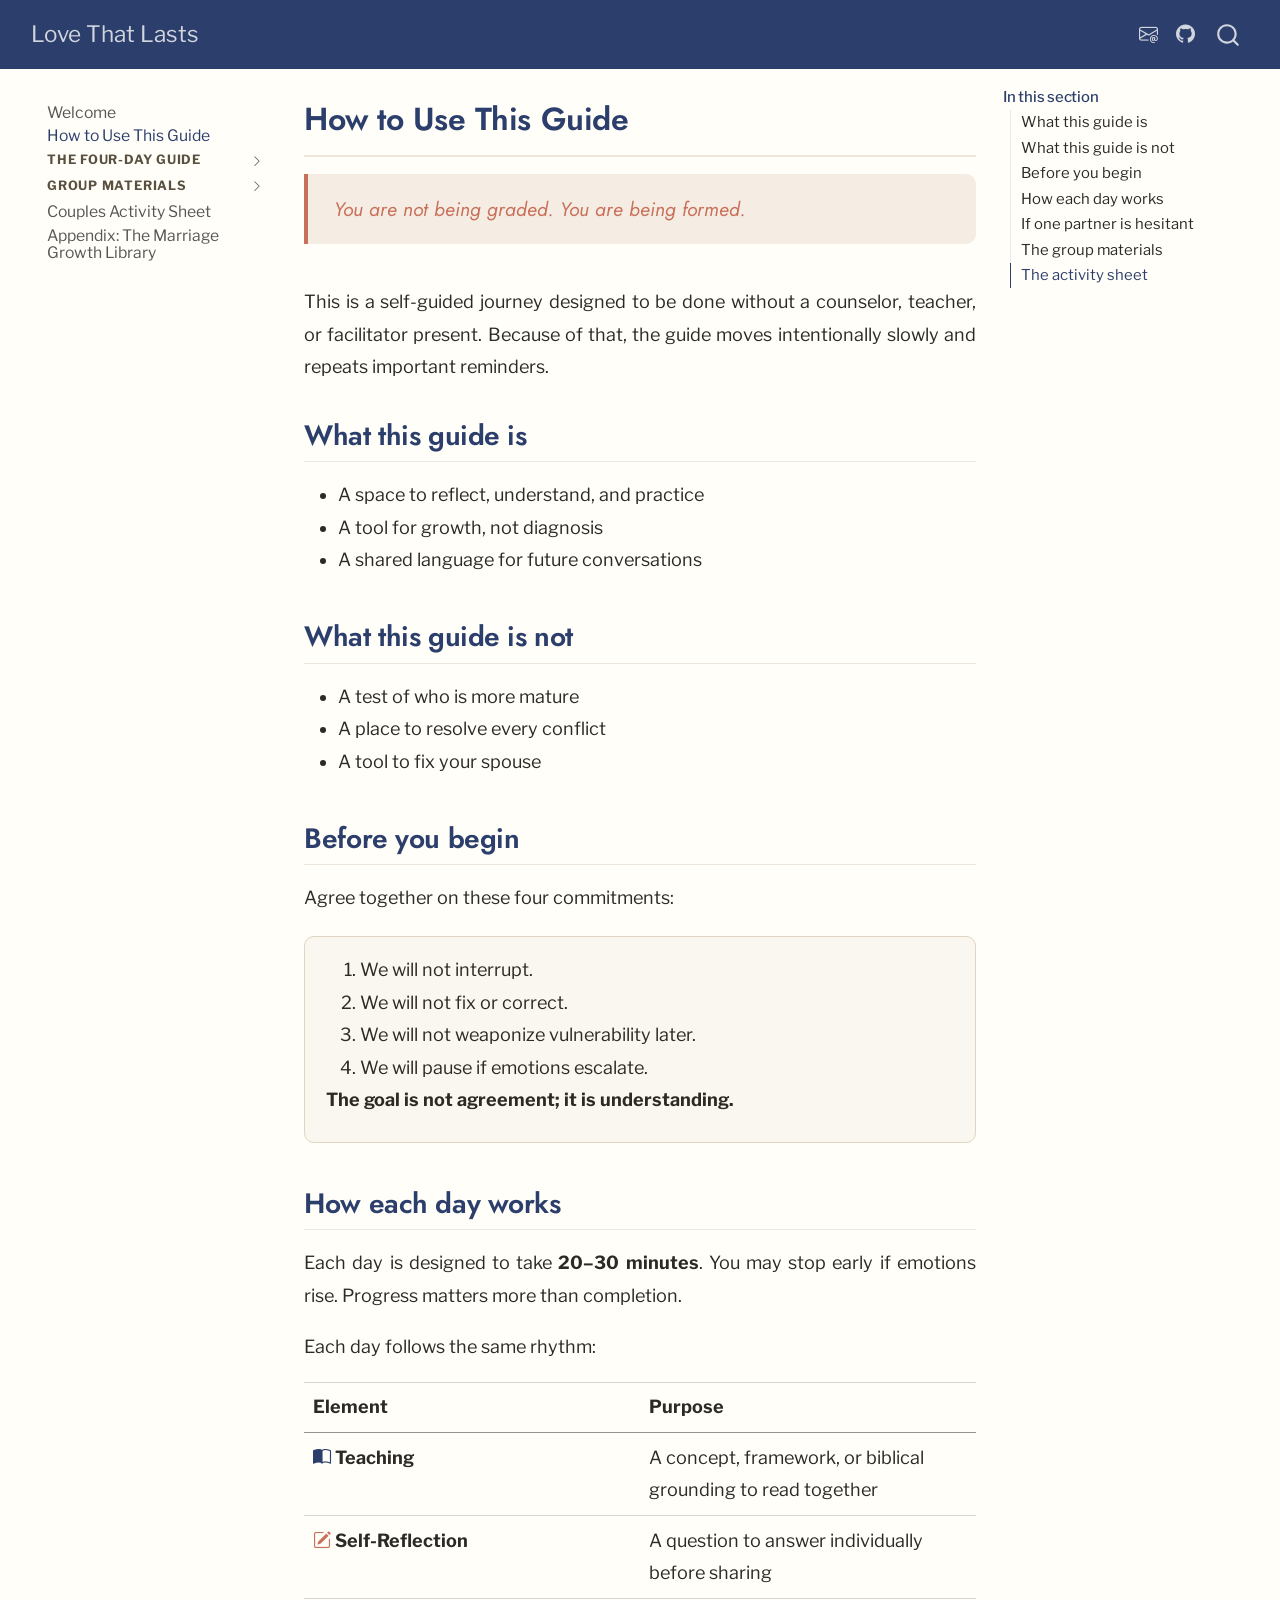
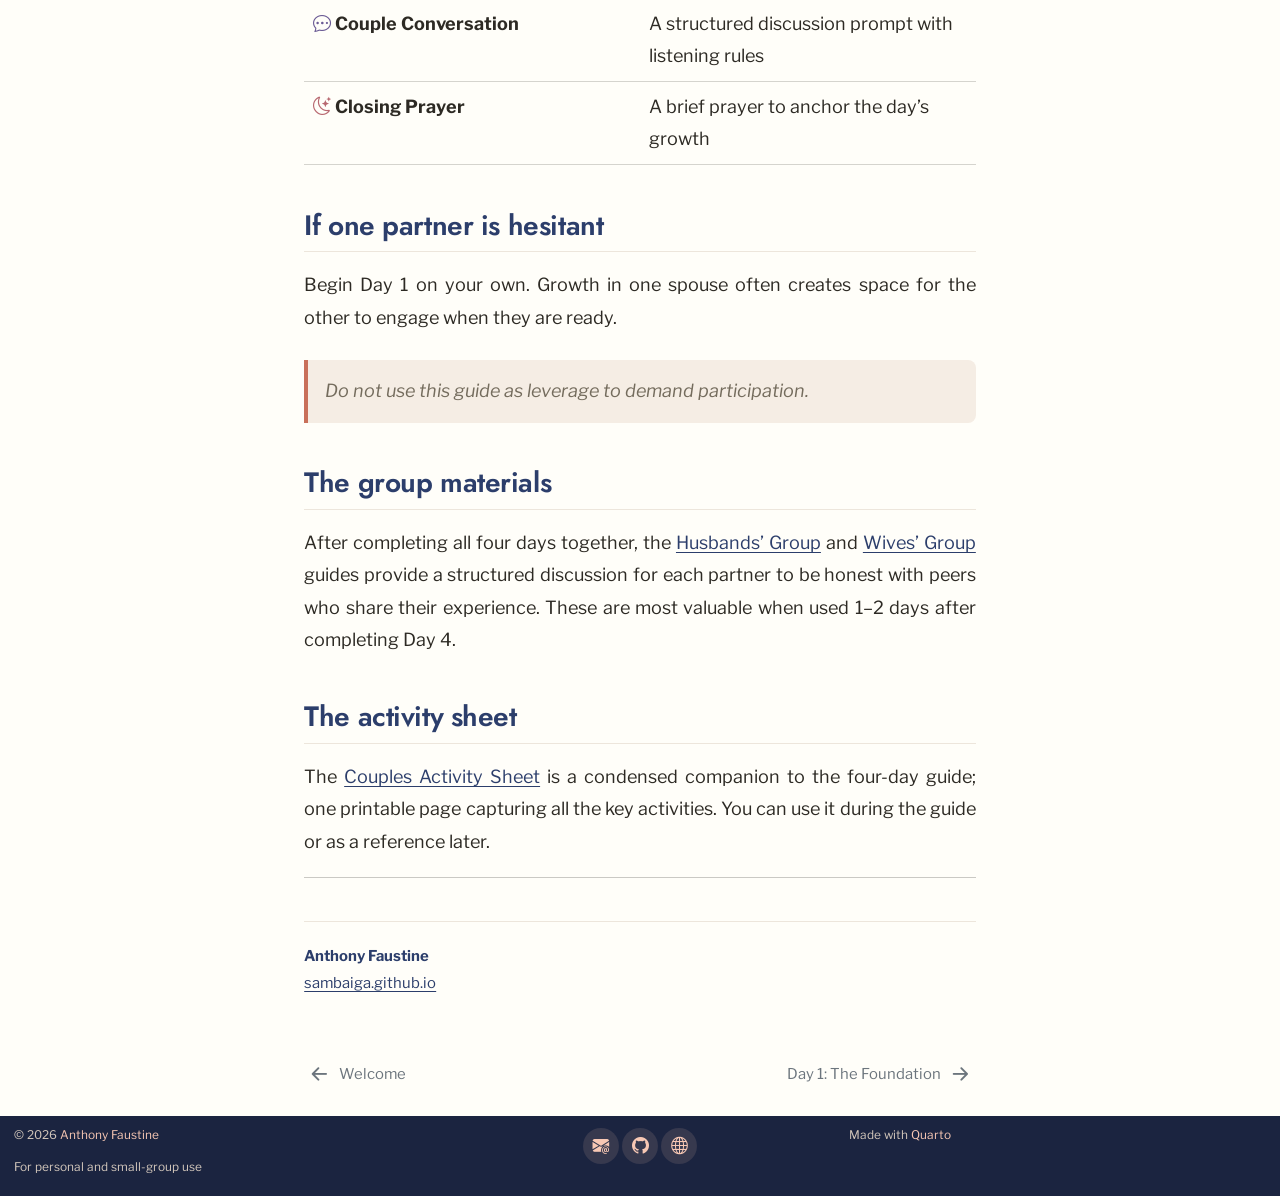
<file: how-to-use.html>
<!DOCTYPE html>
<html xmlns="http://www.w3.org/1999/xhtml" lang="en" xml:lang="en"><head>

<meta charset="utf-8">
<meta name="generator" content="quarto-1.9.38">

<meta name="viewport" content="width=device-width, initial-scale=1.0, user-scalable=yes">


<title>How to Use This Guide – Love That Lasts</title>
<style>
/* Default styles provided by pandoc.
** See https://pandoc.org/MANUAL.html#variables-for-html for config info.
*/
code{white-space: pre-wrap;}
span.smallcaps{font-variant: small-caps;}
div.columns{display: flex; gap: min(4vw, 1.5em);}
div.column{flex: auto; overflow-x: auto;}
div.hanging-indent{margin-left: 1.5em; text-indent: -1.5em;}
ul.task-list{list-style: none;}
ul.task-list li input[type="checkbox"] {
  width: 0.8em;
  margin: 0 0.8em 0.2em -1em; /* quarto-specific, see https://github.com/quarto-dev/quarto-cli/issues/4556 */ 
  vertical-align: middle;
}
</style>


<script src="site_libs/quarto-nav/quarto-nav.js"></script>
<script src="site_libs/quarto-nav/headroom.min.js"></script>
<script src="site_libs/clipboard/clipboard.min.js"></script>
<script src="site_libs/quarto-search/autocomplete.umd.js"></script>
<script src="site_libs/quarto-search/fuse.min.js"></script>
<script src="site_libs/quarto-search/quarto-search.js"></script>
<meta name="quarto:offset" content="./">
<link href="./day-01.html" rel="next">
<link href="./index.html" rel="prev">
<script src="site_libs/quarto-html/quarto.js" type="module"></script>
<script src="site_libs/quarto-html/tabsets/tabsets.js" type="module"></script>
<script src="site_libs/quarto-html/popper.min.js"></script>
<script src="site_libs/quarto-html/tippy.umd.min.js"></script>
<script src="site_libs/quarto-html/anchor.min.js"></script>
<link href="site_libs/quarto-html/tippy.css" rel="stylesheet">
<link href="site_libs/quarto-html/quarto-syntax-highlighting-de63f62b328812d8e578a4d74e282472.css" rel="stylesheet" id="quarto-text-highlighting-styles">
<script src="site_libs/bootstrap/bootstrap.min.js"></script>
<link href="site_libs/bootstrap/bootstrap-icons.css" rel="stylesheet">
<link href="site_libs/bootstrap/bootstrap-31922fe49dbeeecc6615f260bb911b91.min.css" rel="stylesheet" append-hash="true" id="quarto-bootstrap" data-mode="light">
<script id="quarto-search-options" type="application/json">{
  "location": "navbar",
  "copy-button": false,
  "collapse-after": 3,
  "panel-placement": "end",
  "type": "overlay",
  "limit": 50,
  "keyboard-shortcut": [
    "f",
    "/",
    "s"
  ],
  "show-item-context": false,
  "language": {
    "search-no-results-text": "No results",
    "search-matching-documents-text": "matching documents",
    "search-copy-link-title": "Copy link to search",
    "search-hide-matches-text": "Hide additional matches",
    "search-more-match-text": "more match in this document",
    "search-more-matches-text": "more matches in this document",
    "search-clear-button-title": "Clear",
    "search-text-placeholder": "",
    "search-detached-cancel-button-title": "Cancel",
    "search-submit-button-title": "Submit",
    "search-label": "Search"
  }
}</script>
<style>html{ scroll-behavior: smooth; }</style>


</head>

<body class="nav-sidebar floating nav-fixed quarto-light">

<div id="quarto-search-results"></div>
  <header id="quarto-header" class="headroom fixed-top">
    <nav class="navbar navbar-expand-lg " data-bs-theme="dark">
      <div class="navbar-container container-fluid">
      <div class="navbar-brand-container mx-auto">
    <a class="navbar-brand" href="./index.html">
    <span class="navbar-title">Love That Lasts</span>
    </a>
  </div>
            <div id="quarto-search" class="" title="Search"></div>
          <button class="navbar-toggler" type="button" data-bs-toggle="collapse" data-bs-target="#navbarCollapse" aria-controls="navbarCollapse" role="menu" aria-expanded="false" aria-label="Toggle navigation" onclick="if (window.quartoToggleHeadroom) { window.quartoToggleHeadroom(); }">
  <span class="navbar-toggler-icon"></span>
</button>
          <div class="collapse navbar-collapse" id="navbarCollapse">
            <ul class="navbar-nav navbar-nav-scroll ms-auto">
  <li class="nav-item compact">
    <a class="nav-link" href="mailto:sambaiga@gmail.com"> <i class="bi bi-envelope-at" role="img" aria-label="Email Anthony Faustine">
</i> 
<span class="menu-text"></span></a>
  </li>  
  <li class="nav-item compact">
    <a class="nav-link" href="https://github.com/sambaiga"> <i class="bi bi-github" role="img" aria-label="GitHub">
</i> 
<span class="menu-text"></span></a>
  </li>  
</ul>
          </div> <!-- /navcollapse -->
            <div class="quarto-navbar-tools">
</div>
      </div> <!-- /container-fluid -->
    </nav>
  <nav class="quarto-secondary-nav">
    <div class="container-fluid d-flex">
      <button type="button" class="quarto-btn-toggle btn" data-bs-toggle="collapse" role="button" data-bs-target=".quarto-sidebar-collapse-item" aria-controls="quarto-sidebar" aria-expanded="false" aria-label="Toggle sidebar navigation" onclick="if (window.quartoToggleHeadroom) { window.quartoToggleHeadroom(); }">
        <i class="bi bi-layout-text-sidebar-reverse"></i>
      </button>
        <a class="flex-grow-1 no-decor" role="navigation" data-bs-toggle="collapse" data-bs-target=".quarto-sidebar-collapse-item" aria-controls="quarto-sidebar" aria-expanded="false" aria-label="Toggle sidebar navigation" onclick="if (window.quartoToggleHeadroom) { window.quartoToggleHeadroom(); }">      
          <h1 class="quarto-secondary-nav-title"><span class="chapter-title">How to Use This Guide</span></h1>
        </a>     
    </div>
  </nav>
</header>
<!-- content -->
<div id="quarto-content" class="quarto-container page-columns page-rows-contents page-layout-article page-navbar">
<!-- sidebar -->
  <nav id="quarto-sidebar" class="sidebar collapse collapse-horizontal quarto-sidebar-collapse-item sidebar-navigation floating overflow-auto">
    <div class="sidebar-menu-container"> 
    <ul class="list-unstyled mt-1">
        <li class="sidebar-item">
  <div class="sidebar-item-container"> 
  <a href="./index.html" class="sidebar-item-text sidebar-link"><span class="chapter-title">Welcome</span></a>
  </div>
</li>
        <li class="sidebar-item">
  <div class="sidebar-item-container"> 
  <a href="./how-to-use.html" class="sidebar-item-text sidebar-link active"><span class="chapter-title">How to Use This Guide</span></a>
  </div>
</li>
        <li class="sidebar-item sidebar-item-section">
      <div class="sidebar-item-container"> 
            <a class="sidebar-item-text sidebar-link text-start collapsed" data-bs-toggle="collapse" data-bs-target="#quarto-sidebar-section-1" role="navigation" aria-expanded="false">
 <span class="menu-text">The Four-Day Guide</span></a>
          <a class="sidebar-item-toggle text-start collapsed" data-bs-toggle="collapse" data-bs-target="#quarto-sidebar-section-1" role="navigation" aria-expanded="false" aria-label="Toggle section">
            <i class="bi bi-chevron-right ms-2"></i>
          </a> 
      </div>
      <ul id="quarto-sidebar-section-1" class="collapse list-unstyled sidebar-section depth1 ">  
          <li class="sidebar-item">
  <div class="sidebar-item-container"> 
  <a href="./day-01.html" class="sidebar-item-text sidebar-link"><span class="chapter-title">Day 1: The Foundation</span></a>
  </div>
</li>
          <li class="sidebar-item">
  <div class="sidebar-item-container"> 
  <a href="./day-02.html" class="sidebar-item-text sidebar-link"><span class="chapter-title">Day 2: Understanding Your Personality Wiring</span></a>
  </div>
</li>
          <li class="sidebar-item">
  <div class="sidebar-item-container"> 
  <a href="./day-03.html" class="sidebar-item-text sidebar-link"><span class="chapter-title">Day 3: Building Emotional Intelligence</span></a>
  </div>
</li>
          <li class="sidebar-item">
  <div class="sidebar-item-container"> 
  <a href="./day-04.html" class="sidebar-item-text sidebar-link"><span class="chapter-title">Day 4: Practical Skills &amp; Integration</span></a>
  </div>
</li>
      </ul>
  </li>
        <li class="sidebar-item sidebar-item-section">
      <div class="sidebar-item-container"> 
            <a class="sidebar-item-text sidebar-link text-start collapsed" data-bs-toggle="collapse" data-bs-target="#quarto-sidebar-section-2" role="navigation" aria-expanded="false">
 <span class="menu-text">Group Materials</span></a>
          <a class="sidebar-item-toggle text-start collapsed" data-bs-toggle="collapse" data-bs-target="#quarto-sidebar-section-2" role="navigation" aria-expanded="false" aria-label="Toggle section">
            <i class="bi bi-chevron-right ms-2"></i>
          </a> 
      </div>
      <ul id="quarto-sidebar-section-2" class="collapse list-unstyled sidebar-section depth1 ">  
          <li class="sidebar-item">
  <div class="sidebar-item-container"> 
  <a href="./group-husbands.html" class="sidebar-item-text sidebar-link"><span class="chapter-title">Husbands’ Group Reflection</span></a>
  </div>
</li>
          <li class="sidebar-item">
  <div class="sidebar-item-container"> 
  <a href="./group-wives.html" class="sidebar-item-text sidebar-link"><span class="chapter-title">Wives’ Group Reflection</span></a>
  </div>
</li>
      </ul>
  </li>
        <li class="sidebar-item">
  <div class="sidebar-item-container"> 
  <a href="./activity-sheet.html" class="sidebar-item-text sidebar-link"><span class="chapter-title">Couples Activity Sheet</span></a>
  </div>
</li>
        <li class="sidebar-item">
  <div class="sidebar-item-container"> 
  <a href="./appendix.html" class="sidebar-item-text sidebar-link"><span class="chapter-title">Appendix: The Marriage Growth Library</span></a>
  </div>
</li>
    </ul>
    </div>
</nav>
<div id="quarto-sidebar-glass" class="quarto-sidebar-collapse-item" data-bs-toggle="collapse" data-bs-target=".quarto-sidebar-collapse-item"></div>
<!-- margin-sidebar -->
    <div id="quarto-margin-sidebar" class="sidebar margin-sidebar">
        <nav id="TOC" role="doc-toc" class="toc-active">
    <h2 id="toc-title">In this section</h2>
   
  <ul>
  <li><a href="#what-this-guide-is" id="toc-what-this-guide-is" class="nav-link active" data-scroll-target="#what-this-guide-is">What this guide is</a></li>
  <li><a href="#what-this-guide-is-not" id="toc-what-this-guide-is-not" class="nav-link" data-scroll-target="#what-this-guide-is-not">What this guide is not</a></li>
  <li><a href="#before-you-begin" id="toc-before-you-begin" class="nav-link" data-scroll-target="#before-you-begin">Before you begin</a></li>
  <li><a href="#how-each-day-works" id="toc-how-each-day-works" class="nav-link" data-scroll-target="#how-each-day-works">How each day works</a></li>
  <li><a href="#if-one-partner-is-hesitant" id="toc-if-one-partner-is-hesitant" class="nav-link" data-scroll-target="#if-one-partner-is-hesitant">If one partner is hesitant</a></li>
  <li><a href="#the-group-materials" id="toc-the-group-materials" class="nav-link" data-scroll-target="#the-group-materials">The group materials</a></li>
  <li><a href="#the-activity-sheet" id="toc-the-activity-sheet" class="nav-link" data-scroll-target="#the-activity-sheet">The activity sheet</a></li>
  </ul>
</nav>
    </div>
<!-- main -->
<main class="content" id="quarto-document-content">

<header id="title-block-header" class="quarto-title-block default">
<div class="quarto-title">
<h1 class="title d-none d-lg-block"><span class="chapter-title">How to Use This Guide</span></h1>
</div>



<div class="quarto-title-meta">

    
  
    
  </div>
  


</header>


<p class="preface-epigraph">
You are not being graded. You are being formed.
</p>
<p>This is a self-guided journey designed to be done without a counselor, teacher, or facilitator present. Because of that, the guide moves intentionally slowly and repeats important reminders.</p>
<section id="what-this-guide-is" class="level2">
<h2 class="anchored" data-anchor-id="what-this-guide-is">What this guide is</h2>
<ul>
<li>A space to reflect, understand, and practice</li>
<li>A tool for growth, not diagnosis</li>
<li>A shared language for future conversations</li>
</ul>
</section>
<section id="what-this-guide-is-not" class="level2">
<h2 class="anchored" data-anchor-id="what-this-guide-is-not">What this guide is not</h2>
<ul>
<li>A test of who is more mature</li>
<li>A place to resolve every conflict</li>
<li>A tool to fix your spouse</li>
</ul>
</section>
<section id="before-you-begin" class="level2">
<h2 class="anchored" data-anchor-id="before-you-begin">Before you begin</h2>
<p>Agree together on these four commitments:</p>
<div class="info-box">
<ol type="1">
<li>We will not interrupt.</li>
<li>We will not fix or correct.</li>
<li>We will not weaponize vulnerability later.</li>
<li>We will pause if emotions escalate.</li>
</ol>
<p><strong>The goal is not agreement; it is understanding.</strong></p>
</div>
</section>
<section id="how-each-day-works" class="level2">
<h2 class="anchored" data-anchor-id="how-each-day-works">How each day works</h2>
<p>Each day is designed to take <strong>20–30 minutes</strong>. You may stop early if emotions rise. Progress matters more than completion.</p>
<p>Each day follows the same rhythm:</p>
<table class="caption-top table">
<colgroup>
<col style="width: 50%">
<col style="width: 50%">
</colgroup>
<thead>
<tr class="header">
<th style="text-align: left;">Element</th>
<th style="text-align: left;">Purpose</th>
</tr>
</thead>
<tbody>
<tr class="odd">
<td style="text-align: left;"><i class="bi bi-book-half" style="color:#2C3E6B"></i> <strong>Teaching</strong></td>
<td style="text-align: left;">A concept, framework, or biblical grounding to read together</td>
</tr>
<tr class="even">
<td style="text-align: left;"><i class="bi bi-pencil-square" style="color:#C9705A"></i> <strong>Self-Reflection</strong></td>
<td style="text-align: left;">A question to answer individually before sharing</td>
</tr>
<tr class="odd">
<td style="text-align: left;"><i class="bi bi-chat-dots" style="color:#6B5B95"></i> <strong>Couple Conversation</strong></td>
<td style="text-align: left;">A structured discussion prompt with listening rules</td>
</tr>
<tr class="even">
<td style="text-align: left;"><i class="bi bi-moon-stars" style="color:#B86870"></i> <strong>Closing Prayer</strong></td>
<td style="text-align: left;">A brief prayer to anchor the day’s growth</td>
</tr>
</tbody>
</table>
</section>
<section id="if-one-partner-is-hesitant" class="level2">
<h2 class="anchored" data-anchor-id="if-one-partner-is-hesitant">If one partner is hesitant</h2>
<p>Begin Day 1 on your own. Growth in one spouse often creates space for the other to engage when they are ready.</p>
<blockquote class="blockquote">
<p><em>Do not use this guide as leverage to demand participation.</em></p>
</blockquote>
</section>
<section id="the-group-materials" class="level2">
<h2 class="anchored" data-anchor-id="the-group-materials">The group materials</h2>
<p>After completing all four days together, the <a href="group-husbands.html">Husbands’ Group</a> and <a href="group-wives.html">Wives’ Group</a> guides provide a structured discussion for each partner to be honest with peers who share their experience. These are most valuable when used 1–2 days after completing Day 4.</p>
</section>
<section id="the-activity-sheet" class="level2">
<h2 class="anchored" data-anchor-id="the-activity-sheet">The activity sheet</h2>
<p>The <a href="activity-sheet.html">Couples Activity Sheet</a> is a condensed companion to the four-day guide; one printable page capturing all the key activities. You can use it during the guide or as a reference later.</p>
<hr>
<div class="preface-attr">
<p><strong>Anthony Faustine</strong><br> <a href="https://sambaiga.github.io">sambaiga.github.io</a></p>
</div>


</section>

</main> <!-- /main -->
<script id="quarto-html-after-body" type="application/javascript">
  window.document.addEventListener("DOMContentLoaded", function (event) {
    const icon = "";
    const anchorJS = new window.AnchorJS();
    anchorJS.options = {
      placement: 'right',
      icon: icon
    };
    anchorJS.add('.anchored');
    const isCodeAnnotation = (el) => {
      for (const clz of el.classList) {
        if (clz.startsWith('code-annotation-')) {                     
          return true;
        }
      }
      return false;
    }
    const onCopySuccess = function(e) {
      // button target
      const button = e.trigger;
      // don't keep focus
      button.blur();
      // flash "checked"
      button.classList.add('code-copy-button-checked');
      var currentTitle = button.getAttribute("title");
      button.setAttribute("title", "Copied!");
      let tooltip;
      if (window.bootstrap) {
        button.setAttribute("data-bs-toggle", "tooltip");
        button.setAttribute("data-bs-placement", "left");
        button.setAttribute("data-bs-title", "Copied!");
        tooltip = new bootstrap.Tooltip(button, 
          { trigger: "manual", 
            customClass: "code-copy-button-tooltip",
            offset: [0, -8]});
        tooltip.show();    
      }
      setTimeout(function() {
        if (tooltip) {
          tooltip.hide();
          button.removeAttribute("data-bs-title");
          button.removeAttribute("data-bs-toggle");
          button.removeAttribute("data-bs-placement");
        }
        button.setAttribute("title", currentTitle);
        button.classList.remove('code-copy-button-checked');
      }, 1000);
      // clear code selection
      e.clearSelection();
    }
    const getTextToCopy = function(trigger) {
      const outerScaffold = trigger.parentElement.cloneNode(true);
      const codeEl = outerScaffold.querySelector('code');
      for (const childEl of codeEl.children) {
        if (isCodeAnnotation(childEl)) {
          childEl.remove();
        }
      }
      return codeEl.innerText;
    }
    const clipboard = new window.ClipboardJS('.code-copy-button:not([data-in-quarto-modal])', {
      text: getTextToCopy
    });
    clipboard.on('success', onCopySuccess);
    if (window.document.getElementById('quarto-embedded-source-code-modal')) {
      const clipboardModal = new window.ClipboardJS('.code-copy-button[data-in-quarto-modal]', {
        text: getTextToCopy,
        container: window.document.getElementById('quarto-embedded-source-code-modal')
      });
      clipboardModal.on('success', onCopySuccess);
    }
      var localhostRegex = new RegExp(/^(?:http|https):\/\/localhost\:?[0-9]*\//);
      var mailtoRegex = new RegExp(/^mailto:/);
        var filterRegex = new RegExp("https:\/\/sambaiga\.github\.io\/love-that-lasts\/");
      var isInternal = (href) => {
          return filterRegex.test(href) || localhostRegex.test(href) || mailtoRegex.test(href);
      }
      // Inspect non-navigation links and adorn them if external
     var links = window.document.querySelectorAll('a[href]:not(.nav-link):not(.navbar-brand):not(.toc-action):not(.sidebar-link):not(.sidebar-item-toggle):not(.pagination-link):not(.no-external):not([aria-hidden]):not(.dropdown-item):not(.quarto-navigation-tool):not(.about-link)');
      for (var i=0; i<links.length; i++) {
        const link = links[i];
        if (!isInternal(link.href)) {
          // undo the damage that might have been done by quarto-nav.js in the case of
          // links that we want to consider external
          if (link.dataset.originalHref !== undefined) {
            link.href = link.dataset.originalHref;
          }
        }
      }
    function tippyHover(el, contentFn, onTriggerFn, onUntriggerFn) {
      const config = {
        allowHTML: true,
        maxWidth: 500,
        delay: 100,
        arrow: false,
        appendTo: function(el) {
            return el.parentElement;
        },
        interactive: true,
        interactiveBorder: 10,
        theme: 'quarto',
        placement: 'bottom-start',
      };
      if (contentFn) {
        config.content = contentFn;
      }
      if (onTriggerFn) {
        config.onTrigger = onTriggerFn;
      }
      if (onUntriggerFn) {
        config.onUntrigger = onUntriggerFn;
      }
      window.tippy(el, config); 
    }
    const noterefs = window.document.querySelectorAll('a[role="doc-noteref"]');
    for (var i=0; i<noterefs.length; i++) {
      const ref = noterefs[i];
      tippyHover(ref, function() {
        // use id or data attribute instead here
        let href = ref.getAttribute('data-footnote-href') || ref.getAttribute('href');
        try { href = new URL(href).hash; } catch {}
        const id = href.replace(/^#\/?/, "");
        const note = window.document.getElementById(id);
        if (note) {
          return note.innerHTML;
        } else {
          return "";
        }
      });
    }
    const xrefs = window.document.querySelectorAll('a.quarto-xref');
    const processXRef = (id, note) => {
      // Strip column container classes
      const stripColumnClz = (el) => {
        el.classList.remove("page-full", "page-columns");
        if (el.children) {
          for (const child of el.children) {
            stripColumnClz(child);
          }
        }
      }
      stripColumnClz(note)
      if (id === null || id.startsWith('sec-')) {
        // Special case sections, only their first couple elements
        const container = document.createElement("div");
        if (note.children && note.children.length > 2) {
          container.appendChild(note.children[0].cloneNode(true));
          for (let i = 1; i < note.children.length; i++) {
            const child = note.children[i];
            if (child.tagName === "P" && child.innerText === "") {
              continue;
            } else {
              container.appendChild(child.cloneNode(true));
              break;
            }
          }
          if (window.Quarto?.typesetMath) {
            window.Quarto.typesetMath(container);
          }
          return container.innerHTML
        } else {
          if (window.Quarto?.typesetMath) {
            window.Quarto.typesetMath(note);
          }
          return note.innerHTML;
        }
      } else {
        // Remove any anchor links if they are present
        const anchorLink = note.querySelector('a.anchorjs-link');
        if (anchorLink) {
          anchorLink.remove();
        }
        if (window.Quarto?.typesetMath) {
          window.Quarto.typesetMath(note);
        }
        if (note.classList.contains("callout")) {
          return note.outerHTML;
        } else {
          return note.innerHTML;
        }
      }
    }
    for (var i=0; i<xrefs.length; i++) {
      const xref = xrefs[i];
      tippyHover(xref, undefined, function(instance) {
        instance.disable();
        let url = xref.getAttribute('href');
        let hash = undefined; 
        if (url.startsWith('#')) {
          hash = url;
        } else {
          try { hash = new URL(url).hash; } catch {}
        }
        if (hash) {
          const id = hash.replace(/^#\/?/, "");
          const note = window.document.getElementById(id);
          if (note !== null) {
            try {
              const html = processXRef(id, note.cloneNode(true));
              instance.setContent(html);
            } finally {
              instance.enable();
              instance.show();
            }
          } else {
            // See if we can fetch this
            fetch(url.split('#')[0])
            .then(res => res.text())
            .then(html => {
              const parser = new DOMParser();
              const htmlDoc = parser.parseFromString(html, "text/html");
              const note = htmlDoc.getElementById(id);
              if (note !== null) {
                const html = processXRef(id, note);
                instance.setContent(html);
              } 
            }).finally(() => {
              instance.enable();
              instance.show();
            });
          }
        } else {
          // See if we can fetch a full url (with no hash to target)
          // This is a special case and we should probably do some content thinning / targeting
          fetch(url)
          .then(res => res.text())
          .then(html => {
            const parser = new DOMParser();
            const htmlDoc = parser.parseFromString(html, "text/html");
            const note = htmlDoc.querySelector('main.content');
            if (note !== null) {
              // This should only happen for chapter cross references
              // (since there is no id in the URL)
              // remove the first header
              if (note.children.length > 0 && note.children[0].tagName === "HEADER") {
                note.children[0].remove();
              }
              const html = processXRef(null, note);
              instance.setContent(html);
            } 
          }).finally(() => {
            instance.enable();
            instance.show();
          });
        }
      }, function(instance) {
      });
    }
        let selectedAnnoteEl;
        const selectorForAnnotation = ( cell, annotation) => {
          let cellAttr = 'data-code-cell="' + cell + '"';
          let lineAttr = 'data-code-annotation="' +  annotation + '"';
          const selector = 'span[' + cellAttr + '][' + lineAttr + ']';
          return selector;
        }
        const selectCodeLines = (annoteEl) => {
          const doc = window.document;
          const targetCell = annoteEl.getAttribute("data-target-cell");
          const targetAnnotation = annoteEl.getAttribute("data-target-annotation");
          const annoteSpan = window.document.querySelector(selectorForAnnotation(targetCell, targetAnnotation));
          const lines = annoteSpan.getAttribute("data-code-lines").split(",");
          const lineIds = lines.map((line) => {
            return targetCell + "-" + line;
          })
          let top = null;
          let height = null;
          let parent = null;
          if (lineIds.length > 0) {
              //compute the position of the single el (top and bottom and make a div)
              const el = window.document.getElementById(lineIds[0]);
              top = el.offsetTop;
              height = el.offsetHeight;
              parent = el.parentElement.parentElement;
            if (lineIds.length > 1) {
              const lastEl = window.document.getElementById(lineIds[lineIds.length - 1]);
              const bottom = lastEl.offsetTop + lastEl.offsetHeight;
              height = bottom - top;
            }
            if (top !== null && height !== null && parent !== null) {
              // cook up a div (if necessary) and position it 
              let div = window.document.getElementById("code-annotation-line-highlight");
              if (div === null) {
                div = window.document.createElement("div");
                div.setAttribute("id", "code-annotation-line-highlight");
                div.style.position = 'absolute';
                parent.appendChild(div);
              }
              div.style.top = top - 2 + "px";
              div.style.height = height + 4 + "px";
              div.style.left = 0;
              let gutterDiv = window.document.getElementById("code-annotation-line-highlight-gutter");
              if (gutterDiv === null) {
                gutterDiv = window.document.createElement("div");
                gutterDiv.setAttribute("id", "code-annotation-line-highlight-gutter");
                gutterDiv.style.position = 'absolute';
                const codeCell = window.document.getElementById(targetCell);
                const gutter = codeCell.querySelector('.code-annotation-gutter');
                gutter.appendChild(gutterDiv);
              }
              gutterDiv.style.top = top - 2 + "px";
              gutterDiv.style.height = height + 4 + "px";
            }
            selectedAnnoteEl = annoteEl;
          }
        };
        const unselectCodeLines = () => {
          const elementsIds = ["code-annotation-line-highlight", "code-annotation-line-highlight-gutter"];
          elementsIds.forEach((elId) => {
            const div = window.document.getElementById(elId);
            if (div) {
              div.remove();
            }
          });
          selectedAnnoteEl = undefined;
        };
          // Handle positioning of the toggle
      window.addEventListener(
        "resize",
        throttle(() => {
          elRect = undefined;
          if (selectedAnnoteEl) {
            selectCodeLines(selectedAnnoteEl);
          }
        }, 10)
      );
      function throttle(fn, ms) {
      let throttle = false;
      let timer;
        return (...args) => {
          if(!throttle) { // first call gets through
              fn.apply(this, args);
              throttle = true;
          } else { // all the others get throttled
              if(timer) clearTimeout(timer); // cancel #2
              timer = setTimeout(() => {
                fn.apply(this, args);
                timer = throttle = false;
              }, ms);
          }
        };
      }
        // Attach click handler to the DT
        const annoteDls = window.document.querySelectorAll('dt[data-target-cell]');
        for (const annoteDlNode of annoteDls) {
          annoteDlNode.addEventListener('click', (event) => {
            const clickedEl = event.target;
            if (clickedEl !== selectedAnnoteEl) {
              unselectCodeLines();
              const activeEl = window.document.querySelector('dt[data-target-cell].code-annotation-active');
              if (activeEl) {
                activeEl.classList.remove('code-annotation-active');
              }
              selectCodeLines(clickedEl);
              clickedEl.classList.add('code-annotation-active');
            } else {
              // Unselect the line
              unselectCodeLines();
              clickedEl.classList.remove('code-annotation-active');
            }
          });
        }
    const findCites = (el) => {
      const parentEl = el.parentElement;
      if (parentEl) {
        const cites = parentEl.dataset.cites;
        if (cites) {
          return {
            el,
            cites: cites.split(' ')
          };
        } else {
          return findCites(el.parentElement)
        }
      } else {
        return undefined;
      }
    };
    var bibliorefs = window.document.querySelectorAll('a[role="doc-biblioref"]');
    for (var i=0; i<bibliorefs.length; i++) {
      const ref = bibliorefs[i];
      const citeInfo = findCites(ref);
      if (citeInfo) {
        tippyHover(citeInfo.el, function() {
          var popup = window.document.createElement('div');
          citeInfo.cites.forEach(function(cite) {
            var citeDiv = window.document.createElement('div');
            citeDiv.classList.add('hanging-indent');
            citeDiv.classList.add('csl-entry');
            var biblioDiv = window.document.getElementById('ref-' + cite);
            if (biblioDiv) {
              citeDiv.innerHTML = biblioDiv.innerHTML;
            }
            popup.appendChild(citeDiv);
          });
          return popup.innerHTML;
        });
      }
    }
  });
  </script>
<nav class="page-navigation">
  <div class="nav-page nav-page-previous">
      <a href="./index.html" class="pagination-link" aria-label="Welcome">
        <i class="bi bi-arrow-left-short"></i> <span class="nav-page-text"><span class="chapter-title">Welcome</span></span>
      </a>          
  </div>
  <div class="nav-page nav-page-next">
      <a href="./day-01.html" class="pagination-link" aria-label="Day 1: The Foundation">
        <span class="nav-page-text"><span class="chapter-title">Day 1: The Foundation</span></span> <i class="bi bi-arrow-right-short"></i>
      </a>
  </div>
</nav>
</div> <!-- /content -->
<footer class="footer">
  <div class="nav-footer">
    <div class="nav-footer-left">
<p><span class="faux-block">© 2026 <a href="https://sambaiga.github.io/">Anthony Faustine</a></span> <span class="faux-block">For personal and small-group use</span></p>
</div>   
    <div class="nav-footer-center">
<div class="footer-social">
<p><a href="mailto:sambaiga@gmail.com" title="Email"><i class="bi bi-envelope-at-fill"></i></a> <a href="https://github.com/sambaiga" title="GitHub"><i class="bi bi-github"></i></a> <a href="https://sambaiga.github.io" title="Website"><i class="bi bi-globe"></i></a></p>
</div>
</div>
    <div class="nav-footer-right">
<p><span class="faux-block">Made with <a href="https://quarto.org">Quarto</a></span></p>
</div>
  </div>
</footer>




<script src="site_libs/quarto-html/zenscroll-min.js"></script>
</body></html>
</file>
<file: site_libs/quarto-html/tippy.css>
.tippy-box[data-animation=fade][data-state=hidden]{opacity:0}[data-tippy-root]{max-width:calc(100vw - 10px)}.tippy-box{position:relative;background-color:#333;color:#fff;border-radius:4px;font-size:14px;line-height:1.4;white-space:normal;outline:0;transition-property:transform,visibility,opacity}.tippy-box[data-placement^=top]>.tippy-arrow{bottom:0}.tippy-box[data-placement^=top]>.tippy-arrow:before{bottom:-7px;left:0;border-width:8px 8px 0;border-top-color:initial;transform-origin:center top}.tippy-box[data-placement^=bottom]>.tippy-arrow{top:0}.tippy-box[data-placement^=bottom]>.tippy-arrow:before{top:-7px;left:0;border-width:0 8px 8px;border-bottom-color:initial;transform-origin:center bottom}.tippy-box[data-placement^=left]>.tippy-arrow{right:0}.tippy-box[data-placement^=left]>.tippy-arrow:before{border-width:8px 0 8px 8px;border-left-color:initial;right:-7px;transform-origin:center left}.tippy-box[data-placement^=right]>.tippy-arrow{left:0}.tippy-box[data-placement^=right]>.tippy-arrow:before{left:-7px;border-width:8px 8px 8px 0;border-right-color:initial;transform-origin:center right}.tippy-box[data-inertia][data-state=visible]{transition-timing-function:cubic-bezier(.54,1.5,.38,1.11)}.tippy-arrow{width:16px;height:16px;color:#333}.tippy-arrow:before{content:"";position:absolute;border-color:transparent;border-style:solid}.tippy-content{position:relative;padding:5px 9px;z-index:1}
</file>
<file: site_libs/quarto-html/quarto-syntax-highlighting-de63f62b328812d8e578a4d74e282472.css>
/* quarto syntax highlight colors */
:root {
  --quarto-hl-al-color: #ff5555;
  --quarto-hl-an-color: #6a737d;
  --quarto-hl-at-color: #d73a49;
  --quarto-hl-bn-color: #005cc5;
  --quarto-hl-bu-color: #d73a49;
  --quarto-hl-ch-color: #032f62;
  --quarto-hl-co-color: #6a737d;
  --quarto-hl-cv-color: #6a737d;
  --quarto-hl-cn-color: #005cc5;
  --quarto-hl-cf-color: #d73a49;
  --quarto-hl-dt-color: #d73a49;
  --quarto-hl-dv-color: #005cc5;
  --quarto-hl-do-color: #6a737d;
  --quarto-hl-er-color: #ff5555;
  --quarto-hl-ex-color: #d73a49;
  --quarto-hl-fl-color: #005cc5;
  --quarto-hl-fu-color: #6f42c1;
  --quarto-hl-im-color: #032f62;
  --quarto-hl-in-color: #6a737d;
  --quarto-hl-kw-color: #d73a49;
  --quarto-hl-op-color: #24292e;
  --quarto-hl-pp-color: #d73a49;
  --quarto-hl-re-color: #6a737d;
  --quarto-hl-sc-color: #005cc5;
  --quarto-hl-ss-color: #032f62;
  --quarto-hl-st-color: #032f62;
  --quarto-hl-va-color: #e36209;
  --quarto-hl-vs-color: #032f62;
  --quarto-hl-wa-color: #ff5555;
}

/* other quarto variables */
:root {
  --quarto-font-monospace: SFMono-Regular, Menlo, Monaco, Consolas, "Liberation Mono", "Courier New", monospace;
}

/* syntax highlight based on Pandoc's rules */
pre > code.sourceCode > span {
  color: #24292e;
}

code.sourceCode > span {
  color: #24292e;
}

div.sourceCode,
div.sourceCode pre.sourceCode {
  color: #24292e;
}

/* Normal */
code span {
  color: #24292e;
}

/* Alert */
code span.al {
  font-weight: bold;
  color: #ff5555;
}

/* Annotation */
code span.an {
  color: #6a737d;
}

/* Attribute */
code span.at {
  color: #d73a49;
}

/* BaseN */
code span.bn {
  color: #005cc5;
}

/* BuiltIn */
code span.bu {
  color: #d73a49;
}

/* ControlFlow */
code span.cf {
  color: #d73a49;
}

/* Char */
code span.ch {
  color: #032f62;
}

/* Constant */
code span.cn {
  color: #005cc5;
}

/* Comment */
code span.co {
  color: #6a737d;
}

/* CommentVar */
code span.cv {
  color: #6a737d;
}

/* Documentation */
code span.do {
  color: #6a737d;
}

/* DataType */
code span.dt {
  color: #d73a49;
}

/* DecVal */
code span.dv {
  color: #005cc5;
}

/* Error */
code span.er {
  color: #ff5555;
  text-decoration: underline;
}

/* Extension */
code span.ex {
  font-weight: bold;
  color: #d73a49;
}

/* Float */
code span.fl {
  color: #005cc5;
}

/* Function */
code span.fu {
  color: #6f42c1;
}

/* Import */
code span.im {
  color: #032f62;
}

/* Information */
code span.in {
  color: #6a737d;
}

/* Keyword */
code span.kw {
  color: #d73a49;
}

/* Operator */
code span.op {
  color: #24292e;
}

/* Preprocessor */
code span.pp {
  color: #d73a49;
}

/* RegionMarker */
code span.re {
  color: #6a737d;
}

/* SpecialChar */
code span.sc {
  color: #005cc5;
}

/* SpecialString */
code span.ss {
  color: #032f62;
}

/* String */
code span.st {
  color: #032f62;
}

/* Variable */
code span.va {
  color: #e36209;
}

/* VerbatimString */
code span.vs {
  color: #032f62;
}

/* Warning */
code span.wa {
  color: #ff5555;
}

.prevent-inlining {
  content: "</";
}

/*# sourceMappingURL=e073dde7d9be180d5cbafa952671d6f8.css.map */
</file>
